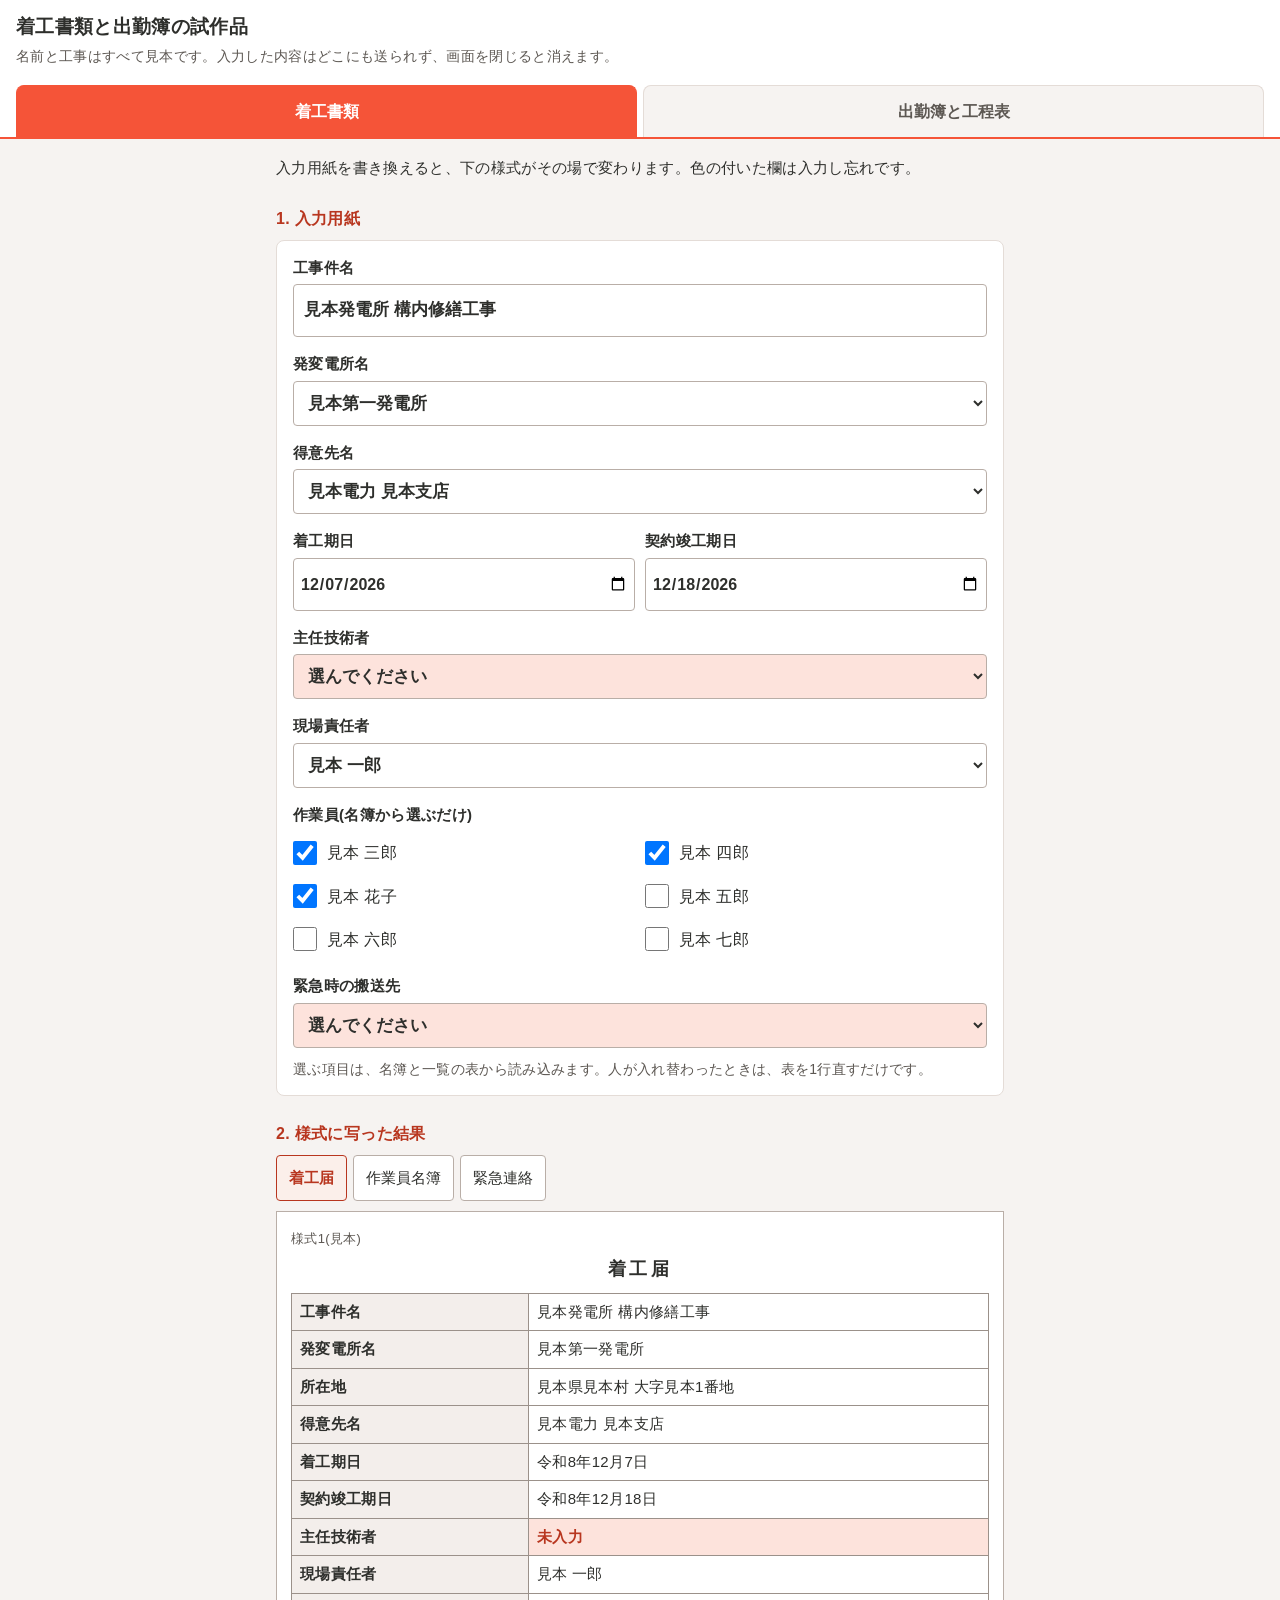
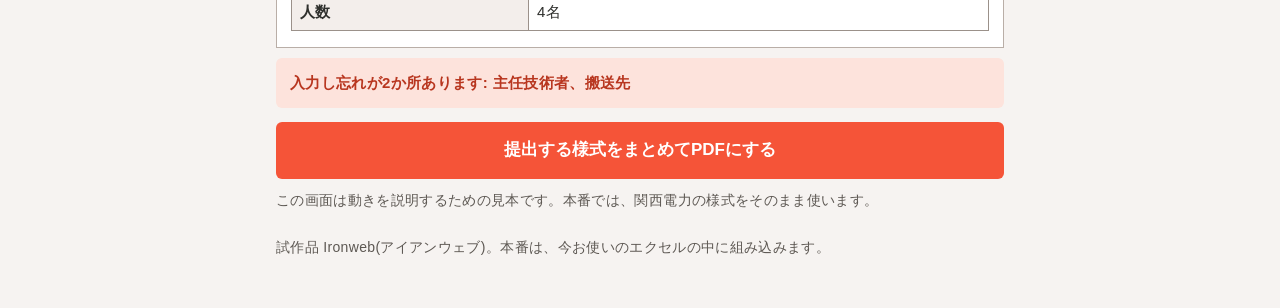
<file: demo-kensetsu-1f7031ac/index.html>
<!doctype html>
<html lang="ja">
<head>
<meta charset="utf-8">
<meta name="viewport" content="width=device-width, initial-scale=1">
<meta name="robots" content="noindex, nofollow">
<title>着工書類と出勤簿の試作品(見本)</title>
<link rel="preconnect" href="https://fonts.googleapis.com"><link rel="preconnect" href="https://fonts.gstatic.com" crossorigin>
<link href="https://fonts.googleapis.com/css2?family=Zen+Kaku+Gothic+Antique:wght@400;700&display=swap" rel="stylesheet">
<style>
:root{--accent:#f55438;--head:#b8361f;--ink:#2e2f2c;--sub:#5d5853;--pale:#fbefea;--line:#e4dcd7;--bg:#f6f3f1;--miss:#fde3dc}
*{box-sizing:border-box}
html,body{margin:0}
body{font-family:'Zen Kaku Gothic Antique',sans-serif;color:var(--ink);background:var(--bg);font-size:17px;line-height:1.7;letter-spacing:.02em;text-autospace:normal}
.top{background:#fff;padding:14px 16px 10px}
.top h1{margin:0;font-size:19px;line-height:1.4}
.top p{margin:4px 0 0;font-size:14px;color:var(--sub);line-height:1.6}
.tabs{display:flex;gap:6px;background:#fff;padding:8px 16px 0;border-bottom:2px solid var(--accent);position:sticky;top:0;z-index:5}
.tabs button{flex:1;font:inherit;font-size:16px;font-weight:700;padding:12px 4px;border:1px solid var(--line);border-bottom:none;border-radius:8px 8px 0 0;background:var(--bg);color:var(--sub);cursor:pointer}
.tabs button[aria-selected=true]{background:var(--accent);border-color:var(--accent);color:#fff}
main{max-width:760px;margin:0 auto;padding:16px}
.panel{display:none}.panel.on{display:block}
.guide{font-size:15px;margin:0 0 4px}
.step{font-size:16px;font-weight:700;color:var(--head);margin:24px 0 8px}
.card{background:#fff;border:1px solid var(--line);border-radius:8px;padding:14px 16px}
label{display:block;font-size:15px;font-weight:700;margin-top:14px}
.card>label:first-child,.card>.row2:first-child label{margin-top:0}
input,select{width:100%;font:inherit;font-size:17px;padding:11px 10px;border:1px solid #b9aea7;border-radius:4px;background:#fff;margin-top:4px;color:var(--ink)}
.row2{display:grid;grid-template-columns:minmax(0,1fr) minmax(0,1fr);gap:10px}
.row2 input,.row2 select{min-width:0;font-size:16px;padding:11px 6px}
.checks{display:grid;grid-template-columns:1fr 1fr;gap:4px 10px;margin-top:6px}
.checks label{font-weight:400;margin:0;display:flex;align-items:center;gap:10px;font-size:16px;padding:6px 0}
.checks input{width:24px;height:24px;margin:0;flex:none}
.missing{background:var(--miss)}
.hint{font-size:14px;color:var(--sub);margin:10px 0 0}
.formtabs{display:flex;flex-wrap:wrap;gap:6px}
.formtabs button{font:inherit;font-size:15px;padding:9px 12px;border:1px solid #b9aea7;border-radius:4px;background:#fff;cursor:pointer;color:var(--ink)}
.formtabs button[aria-pressed=true]{border-color:var(--head);color:var(--head);font-weight:700;background:var(--pale)}
.paper{background:#fff;border:1px solid #b9aea7;margin-top:10px;padding:16px 14px}
.paper h3{margin:0 0 8px;text-align:center;font-size:18px;letter-spacing:.2em}
.paper .meta{font-size:13px;color:var(--sub);margin:0 0 4px}
.paper table{border-collapse:collapse;width:100%;font-size:15px;line-height:1.5}
.paper th,.paper td{border:1px solid #9b918a;padding:7px 8px;text-align:left;vertical-align:top}
.paper th{background:#f3eeeb;font-weight:700;white-space:nowrap}
.paper .kv th{width:34%}
.paper td.miss{background:var(--miss);color:var(--head);font-weight:700}
.status{margin-top:10px;padding:12px 14px;border-radius:6px;font-size:15px;font-weight:700}
.status.ng{background:var(--miss);color:var(--head)}
.status.ok{background:#e6f1e8;color:#2f6b3a}
.btn{display:block;width:100%;font:inherit;font-weight:700;font-size:17px;padding:14px;border:none;border-radius:6px;background:var(--accent);color:#fff;cursor:pointer;margin-top:14px}
.msg{font-size:15px;margin:10px 0 0;padding:0}
.msg.show{padding:12px 14px;border-radius:6px;background:#e6f1e8;color:#2f6b3a;font-weight:700}
.msg.show.warn{background:var(--miss);color:var(--head)}
.log{width:100%;border-collapse:collapse;font-size:14px;margin-top:10px;background:#fff}
.log th,.log td{border-bottom:1px solid var(--line);padding:8px 4px;text-align:left;white-space:nowrap}
.log td:nth-child(3){white-space:normal}
.log th{font-size:13px;color:var(--sub)}
.log small{font-size:13px;color:var(--sub)}
.log td:last-child{text-align:right}
.log button{font:inherit;font-size:14px;padding:6px 10px;border:1px solid #b9aea7;background:#fff;border-radius:4px;cursor:pointer;color:var(--ink)}
.gantt{overflow-x:auto;margin-top:8px;background:#fff;border:1px solid var(--line)}
.gantt table{border-collapse:separate;border-spacing:0;font-size:14px;min-width:640px;width:100%}
.gantt th,.gantt td{border-right:1px solid var(--line);border-bottom:1px solid var(--line);padding:4px 2px;text-align:center;height:34px;min-width:40px;background:#fff}
.gantt .item{text-align:left;padding-left:8px;white-space:nowrap;min-width:118px;background:#faf8f7;position:sticky;left:0;z-index:2}
.gantt .sun{color:#c0392b;background:#faf3f1}
.gantt .today{background:#fff6d6}
.bar{position:relative}
.bar i{position:absolute;left:0;right:0;height:5px}
.bar i.p{top:9px;background:#2e2f2c}
.bar i.a{top:20px;background:var(--accent)}
.gantt tr.count td{font-weight:700;background:var(--pale)}
.gantt tr.count td.item{background:var(--pale);color:var(--head)}
.gantt tr.count.sub td{font-weight:400}
.gantt tr.count td.flash{animation:fl 2.4s}
@keyframes fl{0%,60%{background:#ffb9a6}100%{background:var(--pale)}}
.legend{font-size:14px;color:var(--sub);margin-top:6px}
.legend b{display:inline-block;width:20px;height:5px;vertical-align:4px;margin:0 4px 0 10px}
.legend b:first-child{margin-left:0}
.sum{width:100%;border-collapse:collapse;font-size:15px;margin-top:8px;background:#fff}
.sum th,.sum td{border-bottom:1px solid var(--line);padding:9px 6px;text-align:left}
.sum th{font-size:13px;color:var(--sub)}
.sum td:nth-child(n+2),.sum th:nth-child(n+2){text-align:right;white-space:nowrap}
.delay{margin-top:8px;font-size:15px}
.delay span{display:inline-block;background:var(--miss);color:var(--head);font-weight:700;padding:3px 10px;border-radius:4px;margin:2px 4px 2px 0}
.delay small{color:var(--sub);font-size:13px}
footer{max-width:760px;margin:0 auto;padding:8px 16px 48px;font-size:14px;color:var(--sub)}
</style>
</head>
<body>
<div class="top">
  <h1>着工書類と出勤簿の試作品</h1>
  <p>名前と工事はすべて見本です。入力した内容はどこにも送られず、画面を閉じると消えます。</p>
</div>
<div class="tabs" role="tablist">
  <button role="tab" aria-selected="true" data-tab="p1">着工書類</button>
  <button role="tab" aria-selected="false" data-tab="p2">出勤簿と工程表</button>
</div>

<main>
<section class="panel on" id="p1">
  <p class="guide">入力用紙を書き換えると、下の様式がその場で変わります。色の付いた欄は入力し忘れです。</p>
  <p class="step">1. 入力用紙</p>
  <div class="card" id="f1">
    <label>工事件名<input id="kname" value="見本発電所 構内修繕工事"></label>
    <label>発変電所名<select id="kplant"></select></label>
    <label>得意先名<select id="kclient"><option value="">選んでください</option><option selected>見本電力 見本支店</option><option>見本電力 見本営業所</option></select></label>
    <div class="row2">
      <label>着工期日<input id="kstart" type="date" value="2026-12-07"></label>
      <label>契約竣工期日<input id="kend" type="date" value="2026-12-18"></label>
    </div>
    <label>主任技術者<select id="kshu"></select></label>
    <label>現場責任者<select id="kseki"></select></label>
    <label>作業員(名簿から選ぶだけ)</label>
    <div class="checks" id="kworkers"></div>
    <label>緊急時の搬送先<select id="khosp"><option value="">選んでください</option><option>見本病院(車で20分)</option><option>見本診療所(車で8分)</option></select></label>
    <p class="hint">選ぶ項目は、名簿と一覧の表から読み込みます。人が入れ替わったときは、表を1行直すだけです。</p>
  </div>

  <p class="step">2. 様式に写った結果</p>
  <div class="formtabs" id="ftabs">
    <button data-f="todoke" aria-pressed="true">着工届</button>
    <button data-f="meibo" aria-pressed="false">作業員名簿</button>
    <button data-f="renraku" aria-pressed="false">緊急連絡</button>
  </div>
  <div class="paper" id="paper"></div>
  <div id="status" class="status"></div>
  <button class="btn" id="pdf">提出する様式をまとめてPDFにする</button>
  <p class="msg" id="pdfmsg"></p>
  <p class="hint">この画面は動きを説明するための見本です。本番では、関西電力の様式をそのまま使います。</p>
</section>

<section class="panel" id="p2">
  <p class="guide">出勤簿に1行足すと、下の工程表の人数と、工事ごとの時間が変わります。</p>
  <p class="step">1. 出勤簿に記録する</p>
  <div class="card">
    <div class="row2">
      <label>日付<select id="adate"></select></label>
      <label>氏名<select id="aname"></select></label>
    </div>
    <label>工事<select id="aproj"></select></label>
    <div class="row2">
      <label>その日の役割<select id="arole"><option>作業員</option><option>安全専従者</option><option>作業安全監視員</option><option>交通誘導員</option></select></label>
      <label>時間<select id="ahours"><option value="8">8時間</option><option value="4">4時間</option><option value="6">6時間</option></select></label>
    </div>
    <button class="btn" id="add">出勤簿に記録する</button>
    <p class="msg" id="addmsg"></p>
  </div>
  <table class="log"><thead><tr><th>日付</th><th>氏名</th><th>工事</th><th>時間</th><th></th></tr></thead><tbody id="logbody"></tbody></table>

  <p class="step" id="gstep">2. 工程表(人数は出勤簿から自動で入ります)</p>
  <label style="margin-top:0">見る工事<select id="gproj"></select></label>
  <div class="gantt" id="gwrap"><table id="gantt"></table></div>
  <p class="legend"><b style="background:#2e2f2c"></b>予定<b style="background:#f55438"></b>実績</p>
  <div class="delay" id="delay"></div>

  <p class="step">3. 工事ごとの集計</p>
  <table class="sum"><thead><tr><th>工事</th><th>延べ人数</th><th>延べ時間</th></tr></thead><tbody id="sumbody"></tbody></table>
  <p class="hint">本番では、この時間に単価を掛けて工事ごとの人件費を出します。月ごと・人ごとの時間は、給与の集計に使います。</p>
</section>
</main>
<footer>試作品 Ironweb(アイアンウェブ)。本番は、今お使いのエクセルの中に組み込みます。</footer>

<script>
const staff=[
 {n:'見本 一郎',q:'1級電気工事施工管理技士',age:52},
 {n:'見本 二郎',q:'1級土木施工管理技士',age:47},
 {n:'見本 三郎',q:'玉掛け技能講習',age:38},
 {n:'見本 四郎',q:'高所作業車運転技能講習',age:29},
 {n:'見本 花子',q:'第二種電気工事士',age:26},
 {n:'見本 五郎',q:'足場の組立て等作業主任者',age:61},
 {n:'見本 六郎',q:'交通誘導警備業務2級',age:44},
 {n:'見本 七郎',q:'小型移動式クレーン運転技能講習',age:33}
];
const plants={'見本第一発電所':'見本県見本村 大字見本1番地','見本第二発電所':'見本県見本村 大字見本2番地','見本変電所':'見本県見本市 見本町3番地'};
const $=id=>document.getElementById(id);
const esc=s=>String(s).replace(/[&<>"]/g,c=>({'&':'&amp;','<':'&lt;','>':'&gt;','"':'&quot;'}[c]));
function opts(sel,list,first,val){sel.innerHTML=(first?'<option value="">'+first+'</option>':'')+list.map(v=>'<option'+(v===val?' selected':'')+'>'+esc(v)+'</option>').join('')}
opts($('kplant'),Object.keys(plants),'選んでください','見本第一発電所');
opts($('kshu'),staff.map(s=>s.n),'選んでください','');
opts($('kseki'),staff.map(s=>s.n),'選んでください','見本 一郎');
$('kworkers').innerHTML=staff.slice(2).map((s,i)=>'<label><input type="checkbox" value="'+esc(s.n)+'"'+(i<3?' checked':'')+'>'+esc(s.n)+'</label>').join('');

document.querySelectorAll('.tabs button').forEach(b=>b.onclick=()=>{
 document.querySelectorAll('.tabs button').forEach(x=>x.setAttribute('aria-selected',x===b));
 document.querySelectorAll('.panel').forEach(p=>p.classList.toggle('on',p.id===b.dataset.tab));
 window.scrollTo(0,0);
});
let curF='todoke';
document.querySelectorAll('#ftabs button').forEach(b=>b.onclick=()=>{curF=b.dataset.f;document.querySelectorAll('#ftabs button').forEach(x=>x.setAttribute('aria-pressed',x===b));render1()});

function jd(v){if(!v)return'';const d=new Date(v+'T00:00');if(isNaN(d))return'';return'令和'+(d.getFullYear()-2018)+'年'+(d.getMonth()+1)+'月'+d.getDate()+'日'}
function cell(v){return v?'<td>'+esc(v)+'</td>':'<td class="miss">未入力</td>'}
function setMsg(el,text,warn){el.textContent=text;el.className='msg'+(text?' show':'')+(warn?' warn':'')}
function roster(v,ws){
 const list=[];
 const add=(n,role)=>{if(!n)return;const f=list.find(r=>r.n===n);if(f){if(role&&!f.roles.includes(role))f.roles.push(role)}else list.push({n,roles:role?[role]:[]})};
 add(v.seki,'現場責任者');add(v.shu,'主任技術者');ws.forEach(n=>add(n,''));
 return list.map(r=>({n:r.n,role:r.roles.length?r.roles.join('・'):'作業員'}));
}
function render1(){
 const v={name:$('kname').value.trim(),plant:$('kplant').value,client:$('kclient').value,start:$('kstart').value,end:$('kend').value,shu:$('kshu').value,seki:$('kseki').value,hosp:$('khosp').value};
 const ws=[...document.querySelectorAll('#kworkers input:checked')].map(i=>i.value);
 ['kname','kplant','kclient','kstart','kend','kshu','kseki','khosp'].forEach(id=>$(id).classList.toggle('missing',!$(id).value.trim()));
 const find=n=>staff.find(s=>s.n===n)||{};
 const rs=roster(v,ws);
 let h='';
 if(curF==='todoke'){
  h='<p class="meta">様式1(見本)</p><h3>着工届</h3><table class="kv"><tr><th>工事件名</th>'+cell(v.name)+'</tr><tr><th>発変電所名</th>'+cell(v.plant)+'</tr><tr><th>所在地</th>'+cell(plants[v.plant]||'')+'</tr><tr><th>得意先名</th>'+cell(v.client)+'</tr><tr><th>着工期日</th>'+cell(jd(v.start))+'</tr><tr><th>契約竣工期日</th>'+cell(jd(v.end))+'</tr><tr><th>主任技術者</th>'+cell(v.shu)+'</tr><tr><th>現場責任者</th>'+cell(v.seki)+'</tr><tr><th>人数</th>'+cell(rs.length?rs.length+'名':'')+'</tr></table>';
 }else if(curF==='meibo'){
  h='<p class="meta">様式5(見本)</p><h3>現場作業員名簿</h3><table class="kv"><tr><th>工事件名</th>'+cell(v.name)+'</tr></table><table style="margin-top:8px"><tr><th>氏名</th><th>役割</th><th>資格</th><th>年齢</th></tr>'+
   (rs.length?rs.map(r=>{const s=find(r.n);return'<tr><td style="white-space:nowrap">'+esc(r.n)+'</td><td>'+esc(r.role)+'</td><td>'+esc(s.q)+'</td><td>'+s.age+'</td></tr>'}).join(''):'<tr><td class="miss" colspan="4">まだ誰も選ばれていません</td></tr>')+'</table>';
 }else{
  h='<p class="meta">様式30(見本)</p><h3>緊急連絡体制表</h3><table class="kv"><tr><th>工事件名</th>'+cell(v.name)+'</tr><tr><th>発変電所名</th>'+cell(v.plant)+'</tr><tr><th>現場責任者</th>'+cell(v.seki)+'</tr><tr><th>主任技術者</th>'+cell(v.shu)+'</tr><tr><th>搬送先</th>'+cell(v.hosp)+'</tr><tr><th>得意先への連絡</th>'+cell(v.client)+'</tr></table>';
 }
 $('paper').innerHTML=h;
 const labels=['工事件名','発変電所名','得意先名','着工期日','契約竣工期日','主任技術者','現場責任者','搬送先'];
 const vals=[v.name,v.plant,v.client,v.start,v.end,v.shu,v.seki,v.hosp];
 const miss=labels.filter((_,i)=>!vals[i]);
 if(!ws.length)miss.push('作業員');
 const st=$('status');
 const order=!!(v.start&&v.end&&v.end<v.start);
 $('kend').classList.toggle('missing',!v.end||order);
 if(miss.length){st.className='status ng';st.textContent='入力し忘れが'+miss.length+'か所あります: '+miss.join('、')}
 else if(order){st.className='status ng';st.textContent='契約竣工期日が着工期日より前になっています'}
 else{st.className='status ok';st.textContent='入力し忘れはありません。3つの様式がそろいました。'}
 setMsg($('pdfmsg'),'');
}
document.querySelectorAll('#f1 input,#f1 select').forEach(e=>{e.addEventListener('input',render1);e.addEventListener('change',render1)});
$('pdf').onclick=()=>{const ng=$('status').classList.contains('ng');setMsg($('pdfmsg'),ng?'上の赤い表示がなくなってから、まとめて出します。':'本番では、ここで様式が1つのPDFになり、工事件名のフォルダに保存されます。',ng)};
render1();

// 出勤簿と工程表
const projs=['見本発電所 構内修繕工事','見本配電線 防護管工事'];
const days=[];const base=new Date('2026-12-07T00:00');
for(let i=0;i<12;i++){const d=new Date(base);d.setDate(base.getDate()+i);days.push(d)}
const dlabel=d=>(d.getMonth()+1)+'/'+d.getDate();
const wd=['日','月','火','水','木','金','土'];
const dfull=i=>dlabel(days[i])+'('+wd[days[i].getDay()]+')';
const today=5;
const items={
 '見本発電所 構内修繕工事':[['着工前打合せ',0,0,0,0],['修繕工事',1,5,1,4],['塗装',7,9,-1,-1],['後片付け',10,10,-1,-1]],
 '見本配電線 防護管工事':[['着工前打合せ',0,0,0,0],['防護管の取付',1,4,1,4],['後片付け',7,7,-1,-1]]
};
const roles=['安全専従者','作業安全監視員','交通誘導員'];
let log=[];
[[0,0,0],[0,2,0],[0,3,0],[1,0,0],[1,2,0],[1,3,0],[1,4,0],[2,2,0],[2,3,0],[2,6,0,'交通誘導員'],[3,0,0],[3,2,0],[3,4,0],[4,2,0],[4,5,0,'安全専従者'],[5,1,0],[5,4,0],
 [1,1,1],[1,5,1],[2,1,1],[2,5,1],[3,1,1],[3,7,1],[4,1,1],[4,7,1]].forEach(s=>log.push({d:s[0],n:staff[s[1]].n,p:projs[s[2]],r:s[3]||'作業員',h:8}));
const dateIdx=[0,1,2,3,4,5,7];
$('adate').innerHTML=dateIdx.map(i=>'<option value="'+i+'"'+(i===today?' selected':'')+'>'+dfull(i)+'</option>').join('');
opts($('aname'),staff.map(s=>s.n),'',staff[2].n);
opts($('aproj'),projs,'',projs[0]);
opts($('gproj'),projs,'',projs[0]);
const cnt=(p,i,role)=>new Set(log.filter(r=>r.p===p&&r.d===i&&(!role||r.r===role)).map(r=>r.n)).size;
let lastAdd=null;
function render2(){
 $('logbody').innerHTML=log.map((r,i)=>({r,i})).sort((a,b)=>b.i-a.i).slice(0,5).map(({r,i})=>'<tr><td>'+dlabel(days[r.d])+'</td><td>'+esc(r.n)+'</td><td>'+esc(r.p)+(r.r!=='作業員'?'<br><small>'+esc(r.r)+'</small>':'')+'</td><td>'+r.h+'h</td><td><button data-i="'+i+'">消す</button></td></tr>').join('')+'<tr><td colspan="5" style="color:#5d5853;font-size:13px;white-space:normal">新しく入れた順に5件を表示しています(全'+log.length+'件)</td></tr>';
 document.querySelectorAll('#logbody button').forEach(b=>b.onclick=()=>{const r=log[+b.dataset.i];log.splice(+b.dataset.i,1);lastAdd=null;setMsg($('addmsg'),dfull(r.d)+' '+r.n+' の記録を消しました。工程表の人数も戻っています。');render2()});
 const p=$('gproj').value;const it=items[p];
 const cls=i=>(days[i].getDay()===0?' sun':'')+(i===today?' today':'');
 let h='<tr><th class="item">作業</th>'+days.map((d,i)=>'<th class="'+cls(i).trim()+'">'+dlabel(d)+'<br>'+wd[d.getDay()]+'</th>').join('')+'</tr>';
 it.forEach(([name,ps,pe,as,ae])=>{h+='<tr><td class="item">'+name+'</td>'+days.map((_,i)=>'<td class="bar'+cls(i)+'">'+(i>=ps&&i<=pe?'<i class="p"></i>':'')+(as>=0&&i>=as&&i<=ae?'<i class="a"></i>':'')+'</td>').join('')+'</tr>'});
 const row=(label,role,sub)=>'<tr class="count'+(sub?' sub':'')+'"><td class="item">'+label+'</td>'+days.map((_,i)=>{const c=cnt(p,i,role);const fl=lastAdd&&lastAdd.p===p&&lastAdd.d===i&&(!role||lastAdd.r===role);return'<td'+(fl?' class="flash"':'')+'>'+(c||'')+'</td>'}).join('')+'</tr>';
 h+=row('作業員総数','',false)+roles.map(r=>row(r,r,true)).join('');
 $('gantt').innerHTML=h;
 const fc=document.querySelector('#gantt td.flash');
 if(fc){const w=$('gwrap');w.scrollLeft=Math.max(0,fc.offsetLeft-150)}
 const late=[];
 it.forEach(([n,ps,pe,as,ae])=>{const plan=Math.max(0,Math.min(pe,today)-ps+1);const act=as<0?0:Math.max(0,Math.min(ae,today)-as+1);if(plan-act>0)late.push(n+' 予定より'+(plan-act)+'日遅れ')});
 $('delay').innerHTML=(late.length?late.map(t=>'<span>'+esc(t)+'</span>').join(''):'遅れている作業はありません')+'<br><small>黄色の列('+dfull(today)+')を今日として計算しています</small>';
 $('sumbody').innerHTML=projs.map(pp=>{const rs=log.filter(r=>r.p===pp);return'<tr><td>'+esc(pp)+'</td><td>'+rs.length+'人</td><td>'+rs.reduce((a,r)=>a+r.h,0)+'時間</td></tr>'}).join('');
}
$('add').onclick=()=>{
 const d=+$('adate').value,n=$('aname').value,p=$('aproj').value,r=$('arole').value,h=+$('ahours').value;
 if(log.some(x=>x.d===d&&x.n===n&&x.p===p)){setMsg($('addmsg'),n+' は '+dfull(d)+' のこの工事にすでに記録があります。別の方か、別の日を選んでください。',true);return}
 const before=cnt(p,d,'');
 const rec={d,n,p,r,h};log.push(rec);lastAdd=rec;$('gproj').value=p;render2();
 setMsg($('addmsg'),'記録しました。'+dfull(d)+' の作業員総数が '+before+'人から'+cnt(p,d,'')+'人になりました。下の工程表をご覧ください。');
};
$('gproj').onchange=()=>{lastAdd=null;render2()};
render2();
</script>
</body>
</html>
</file>
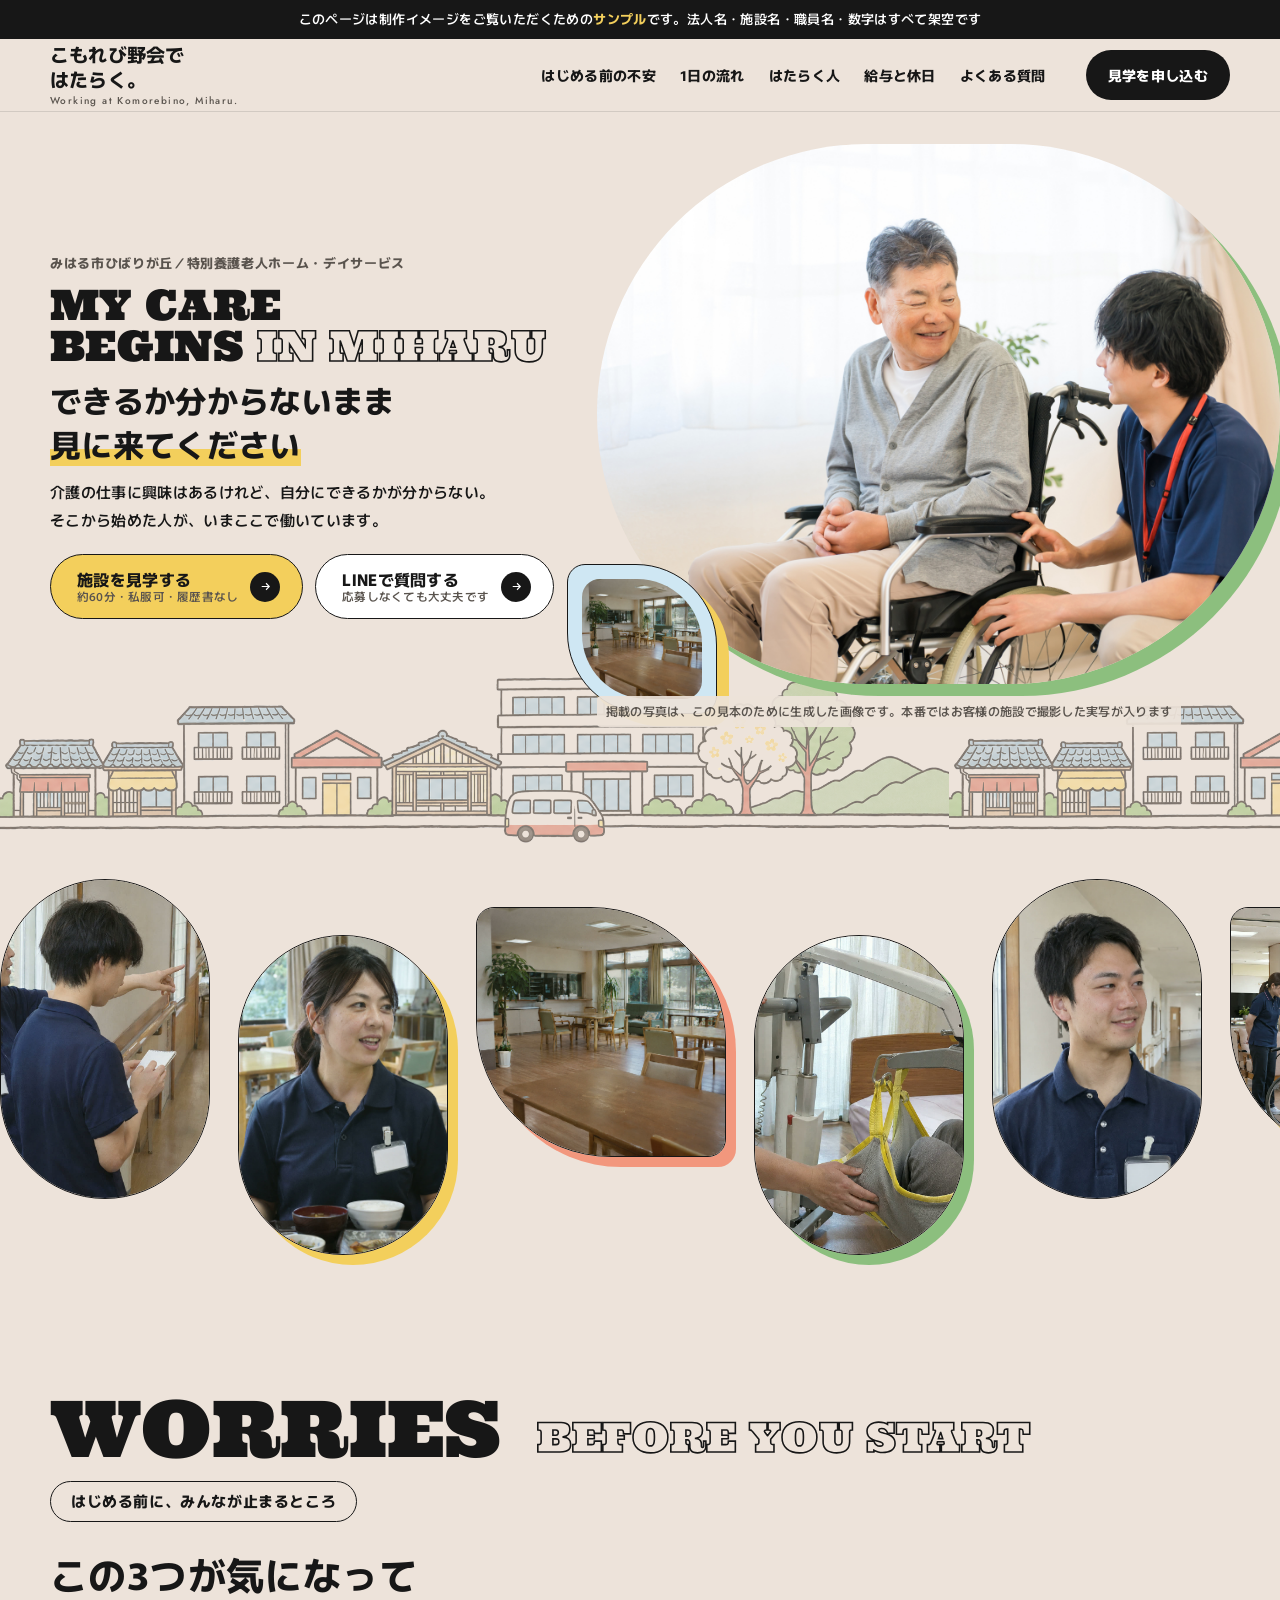
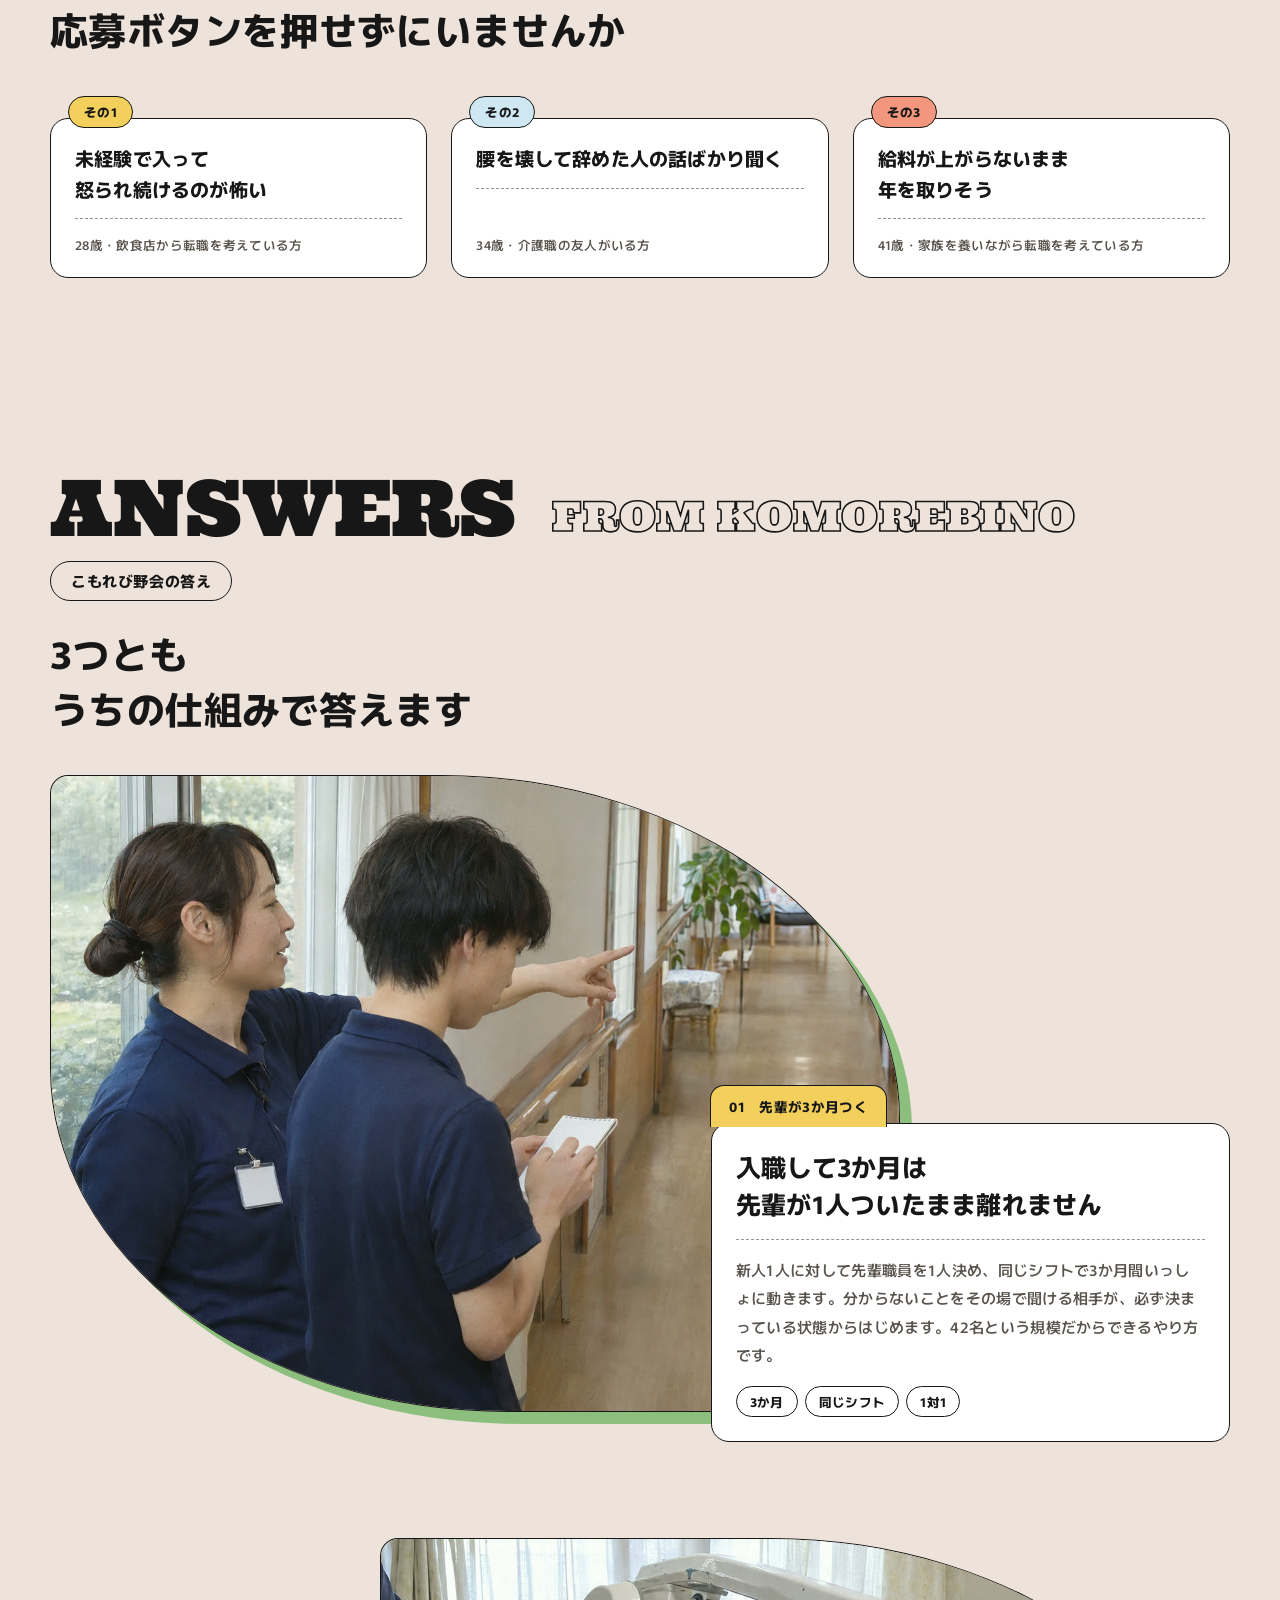
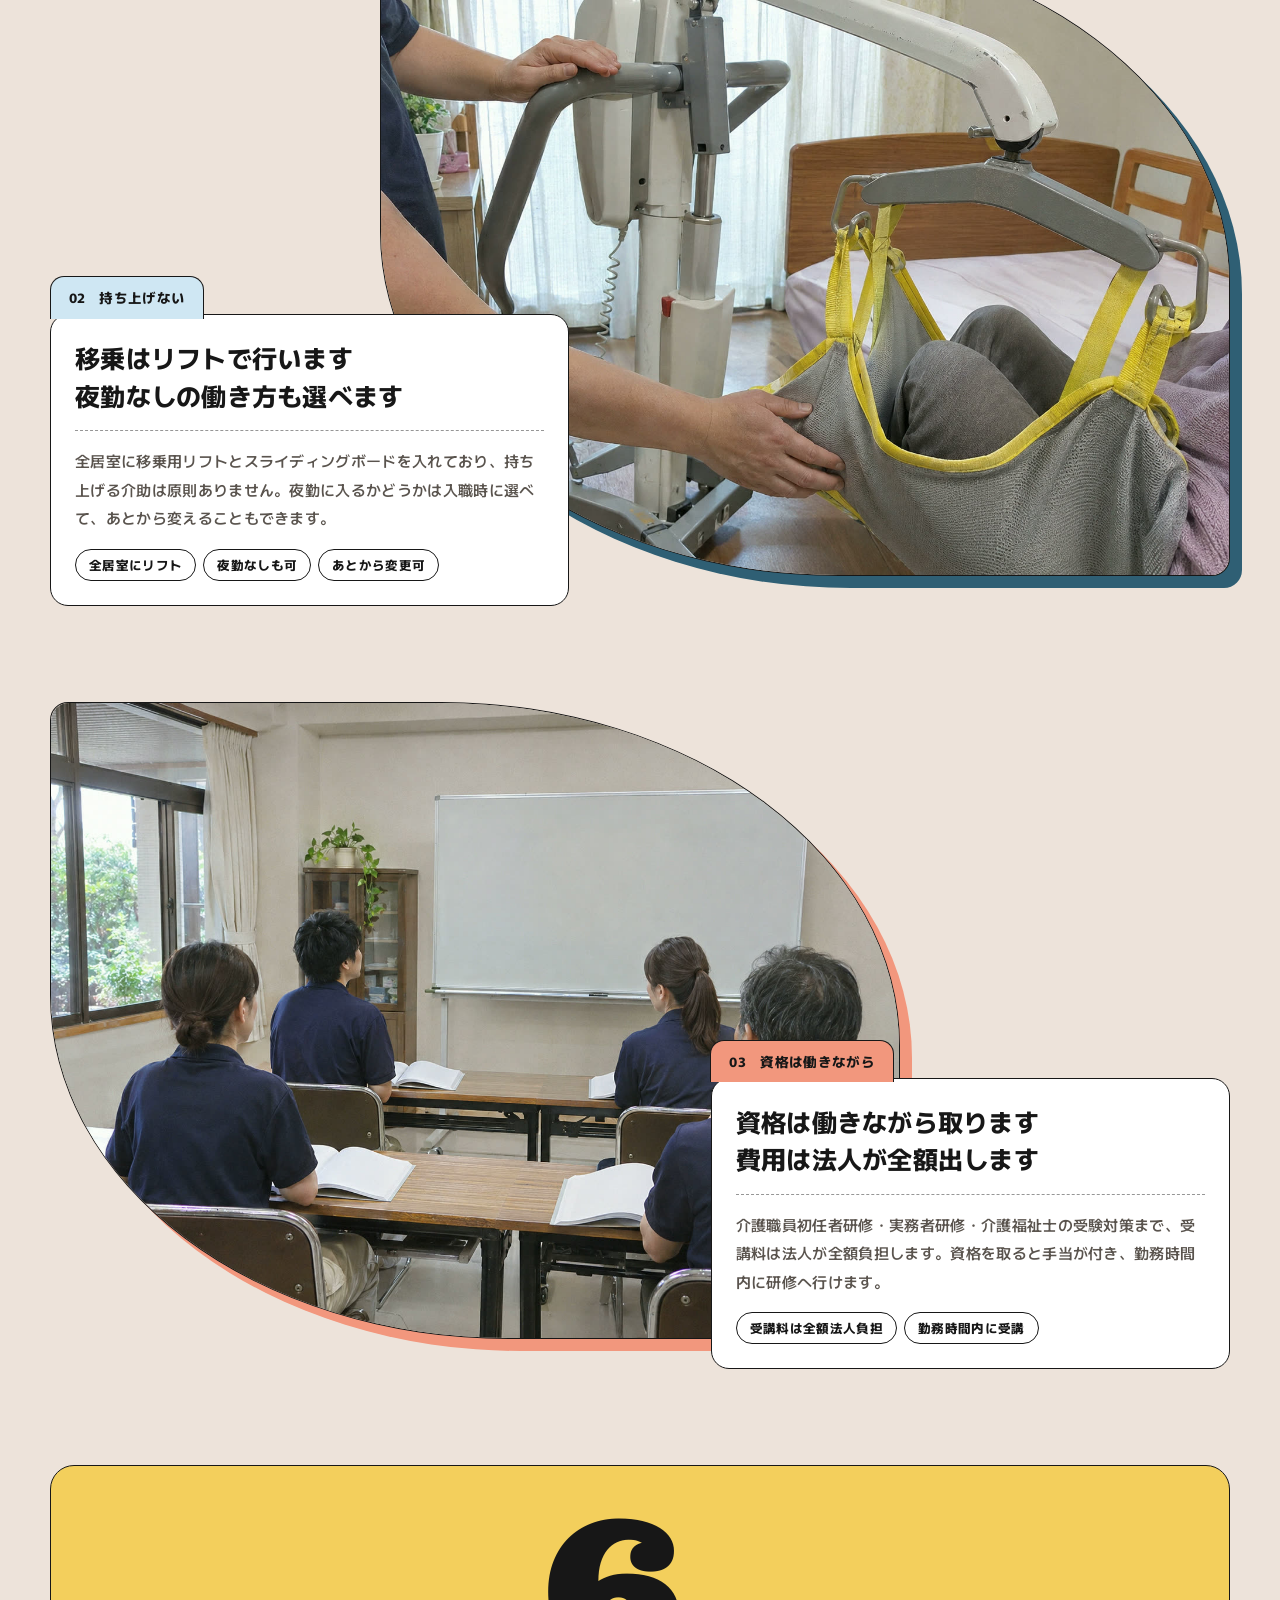
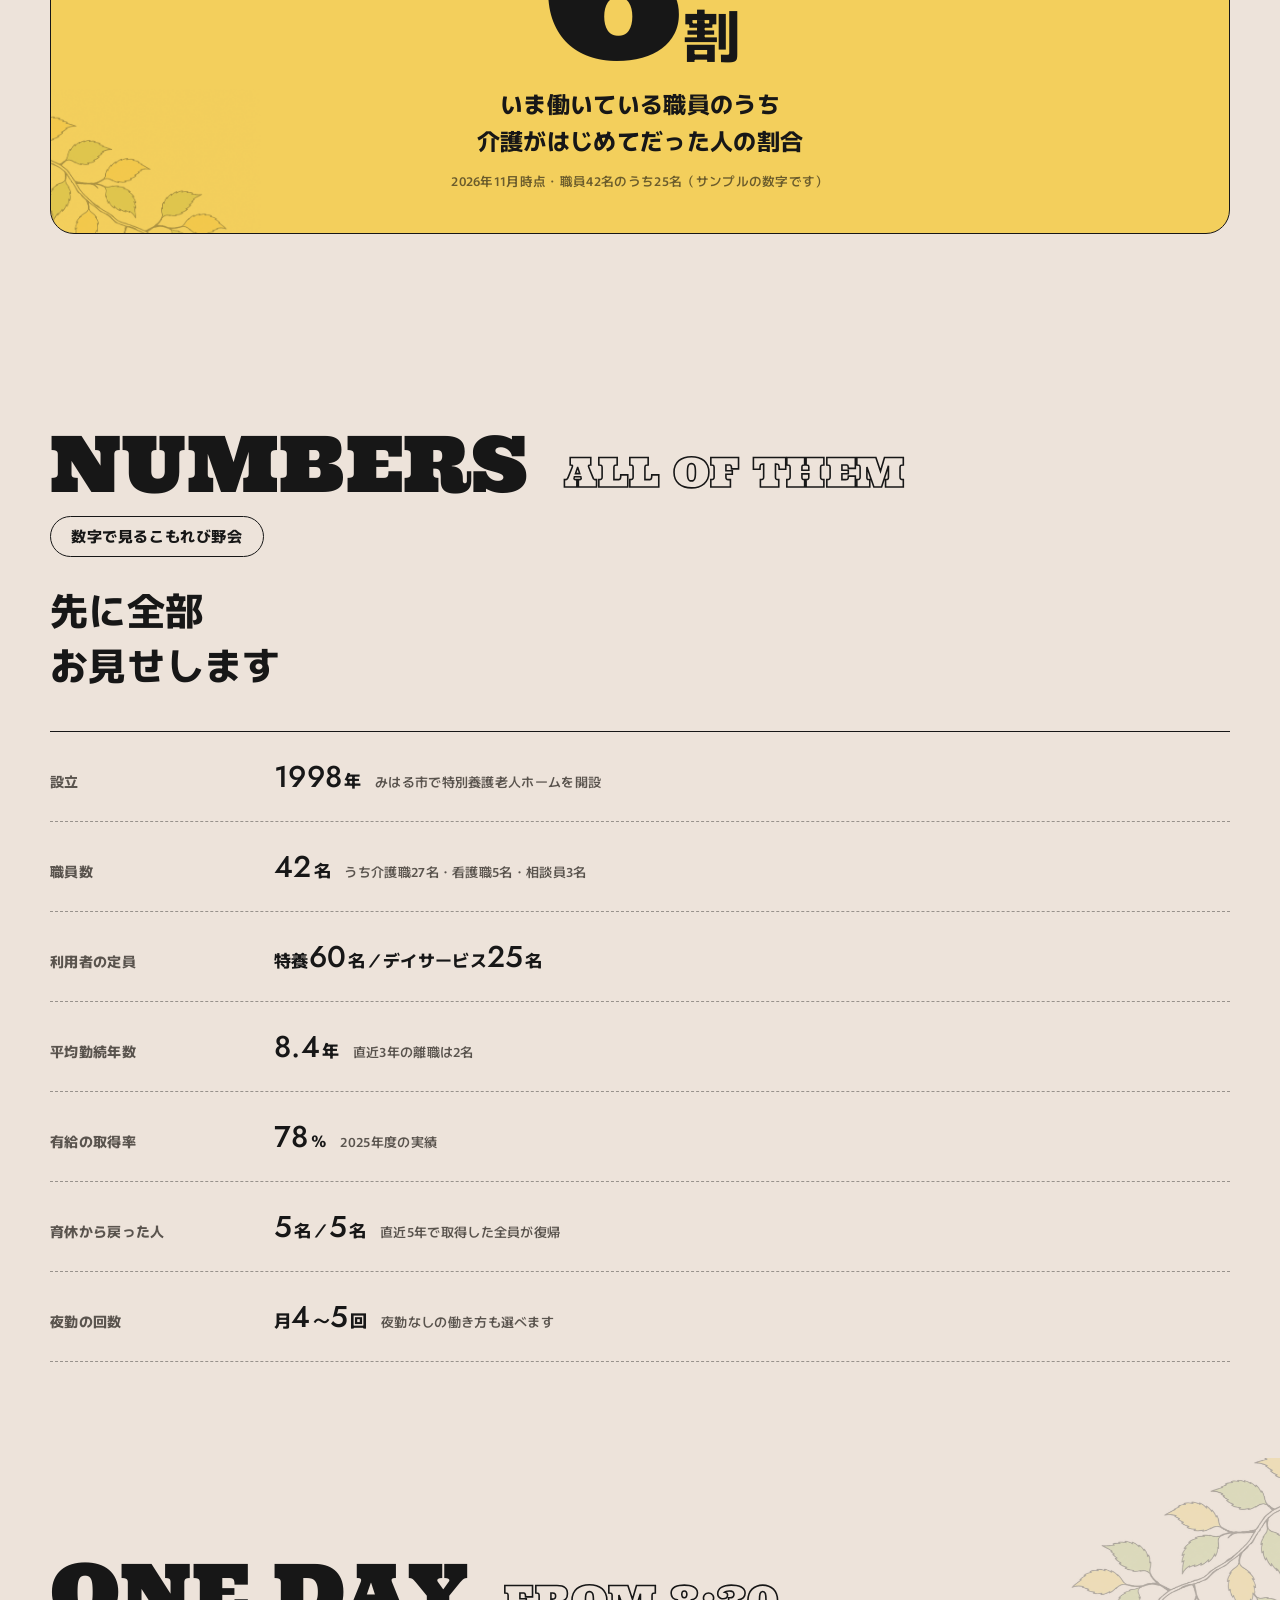
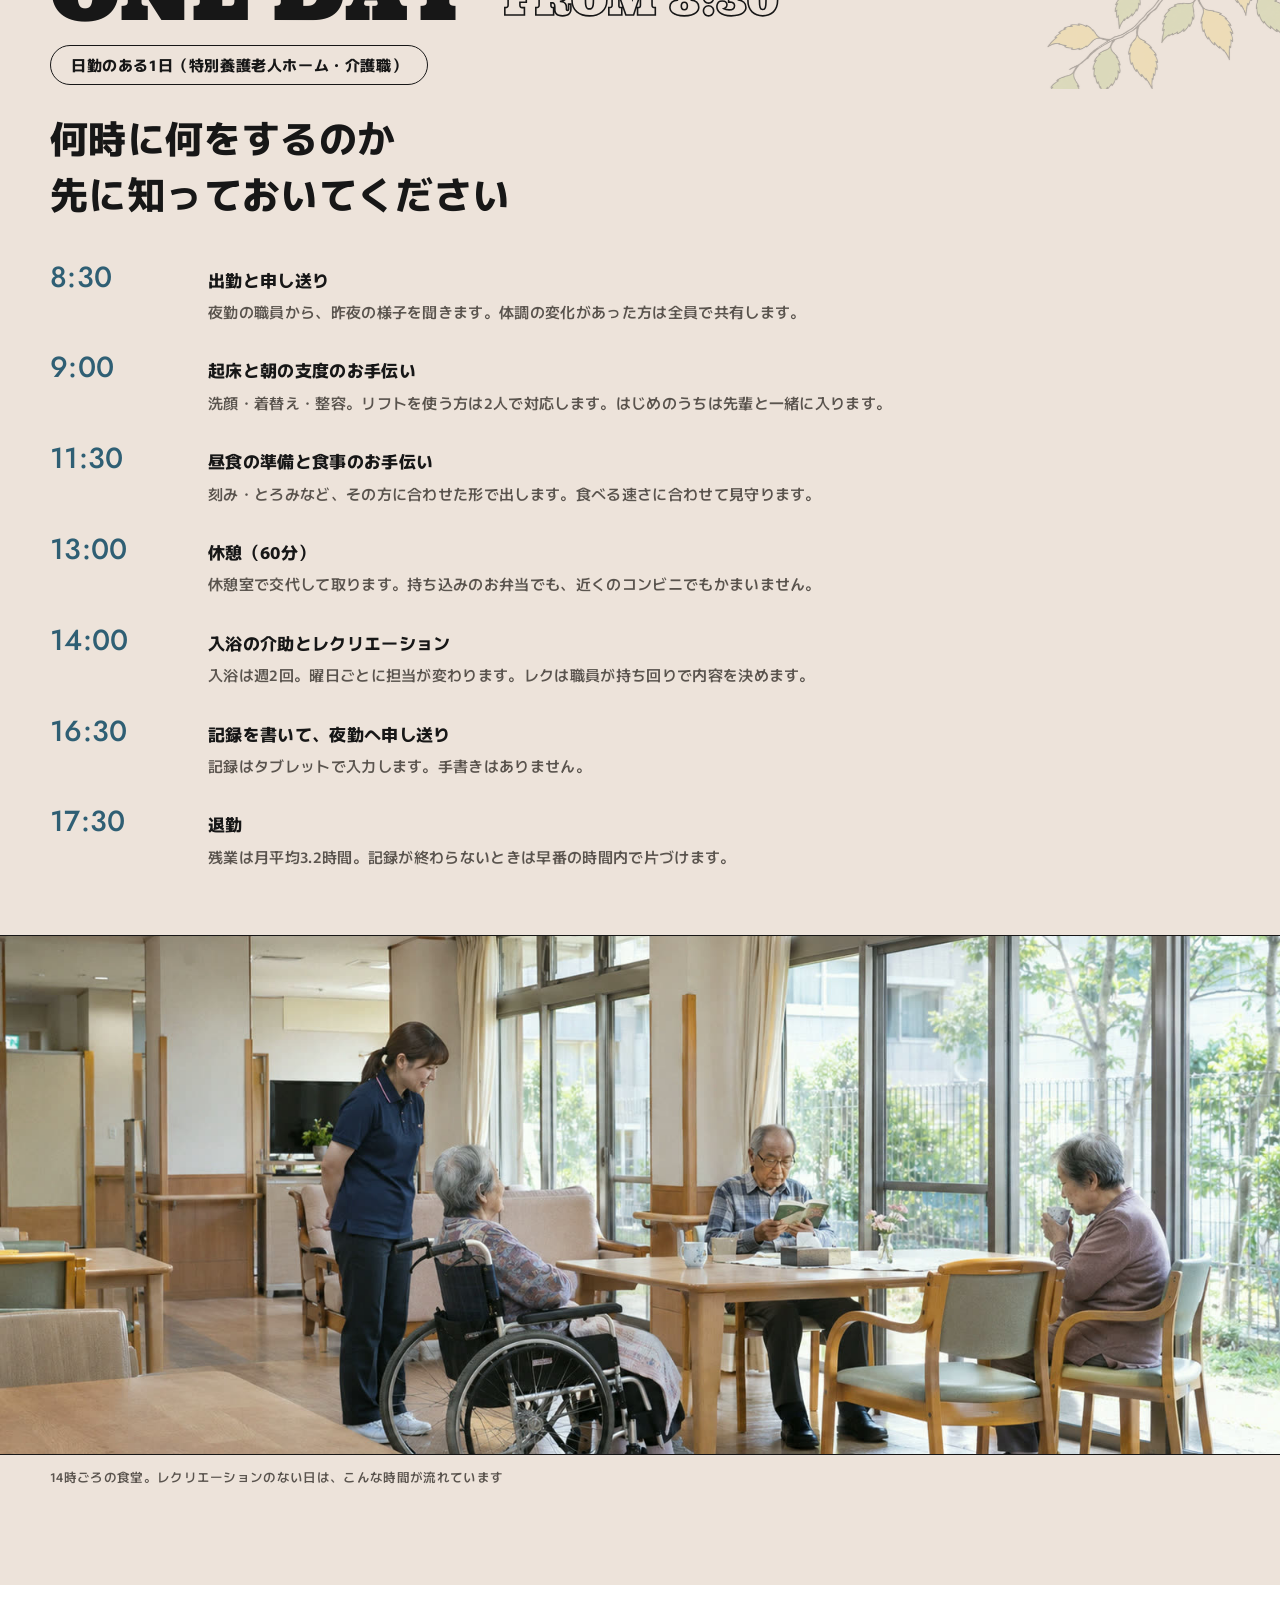
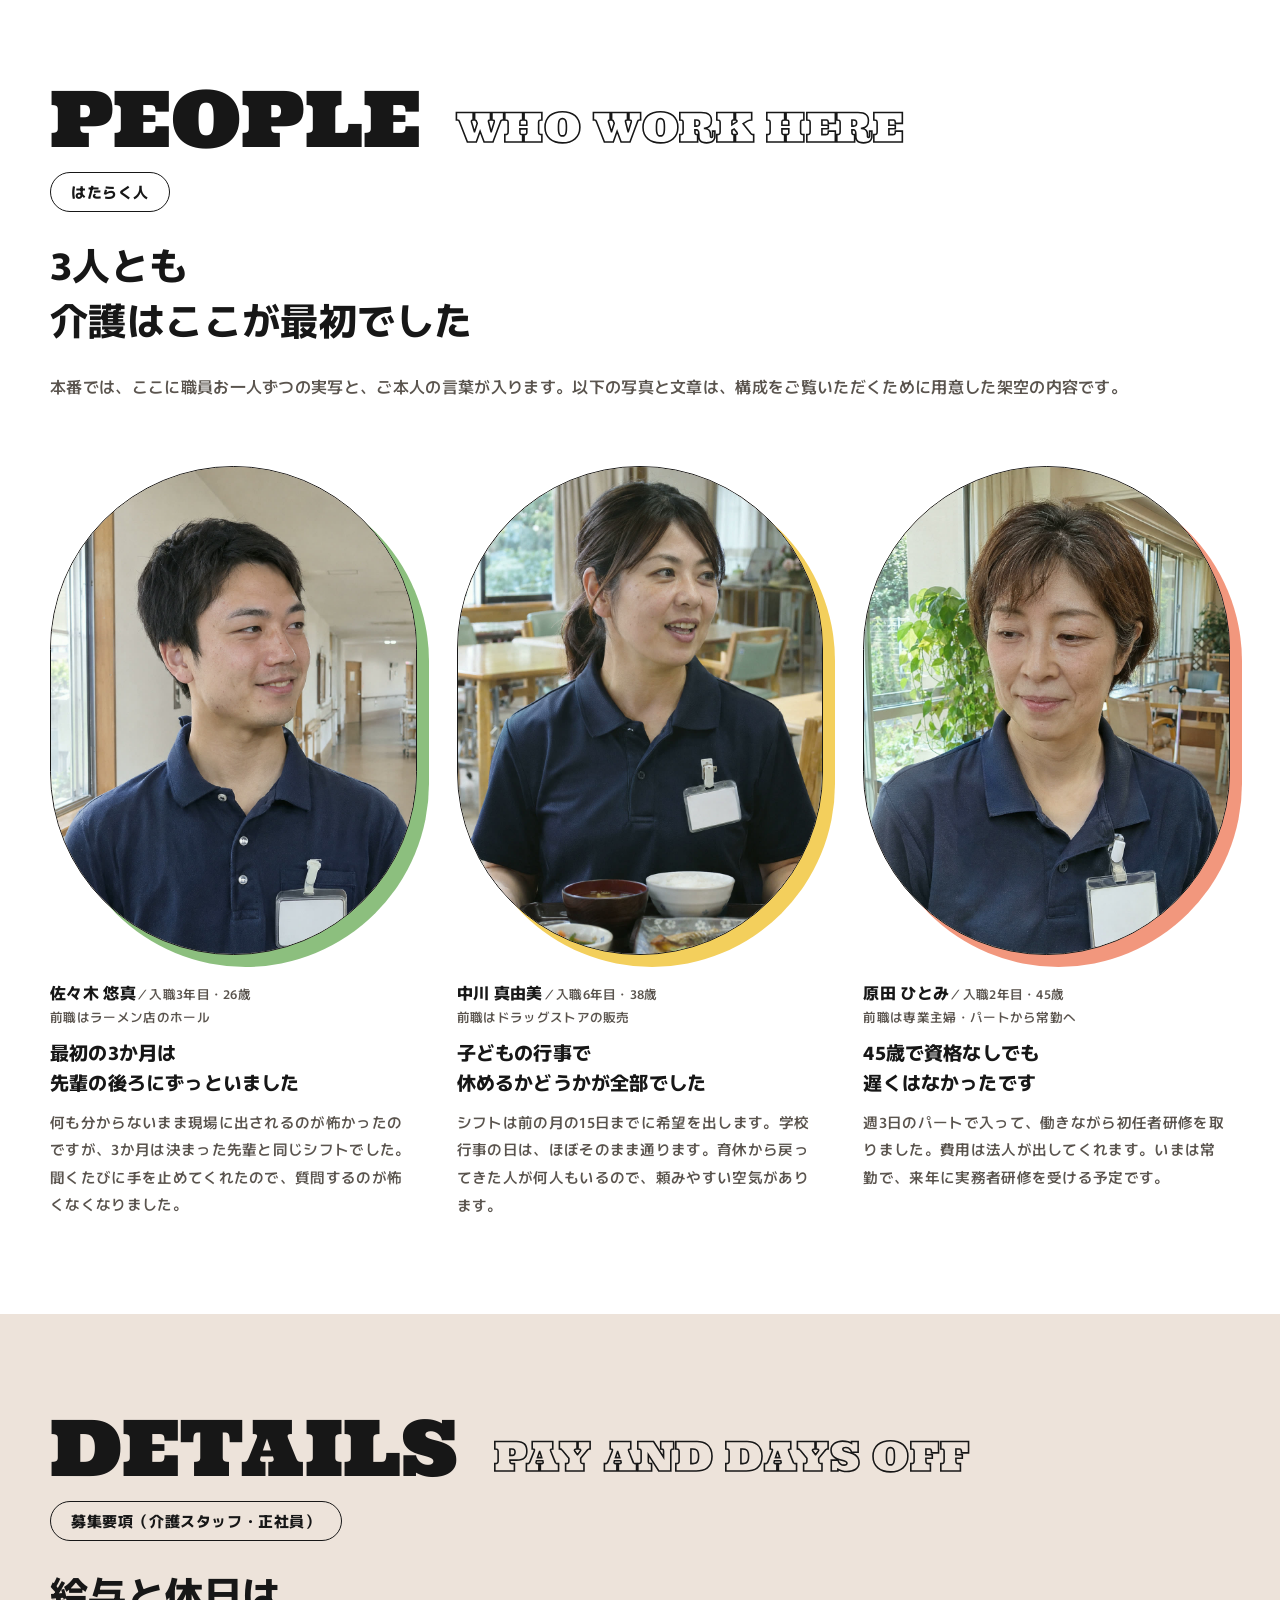
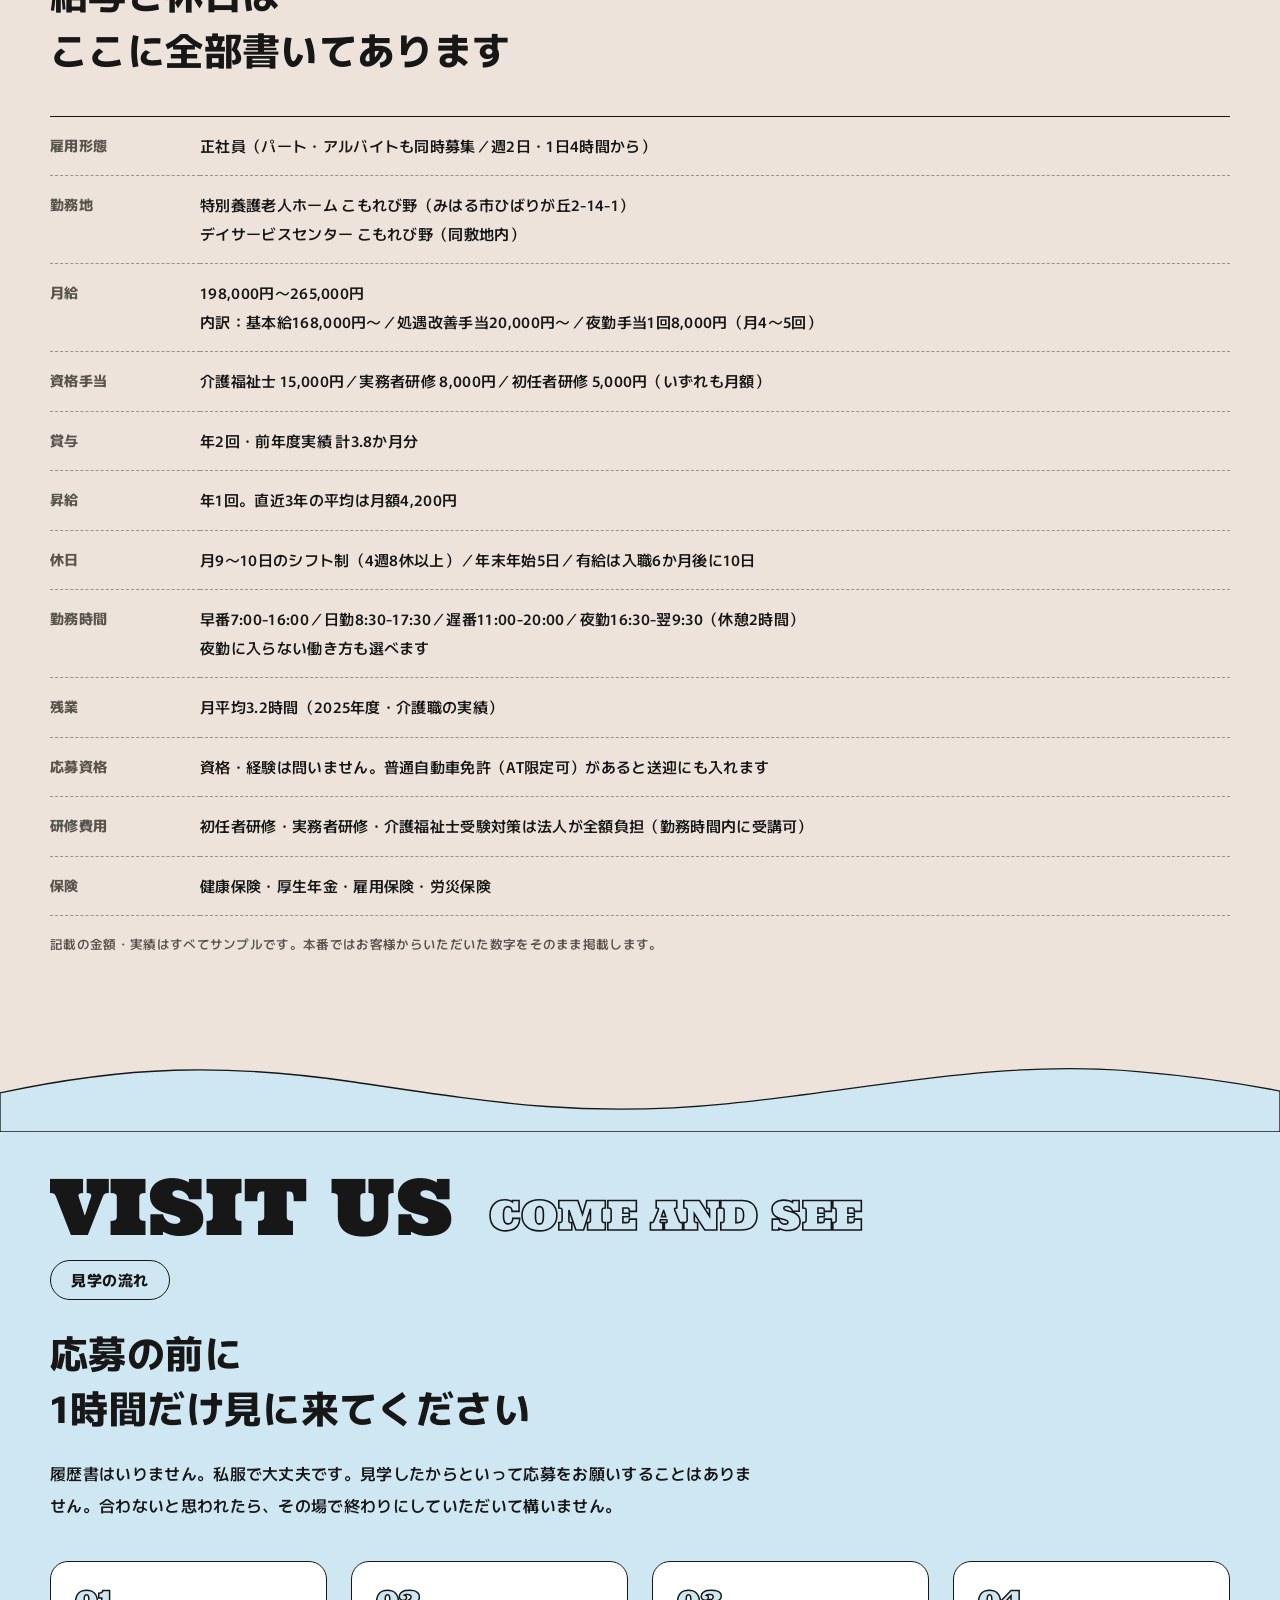
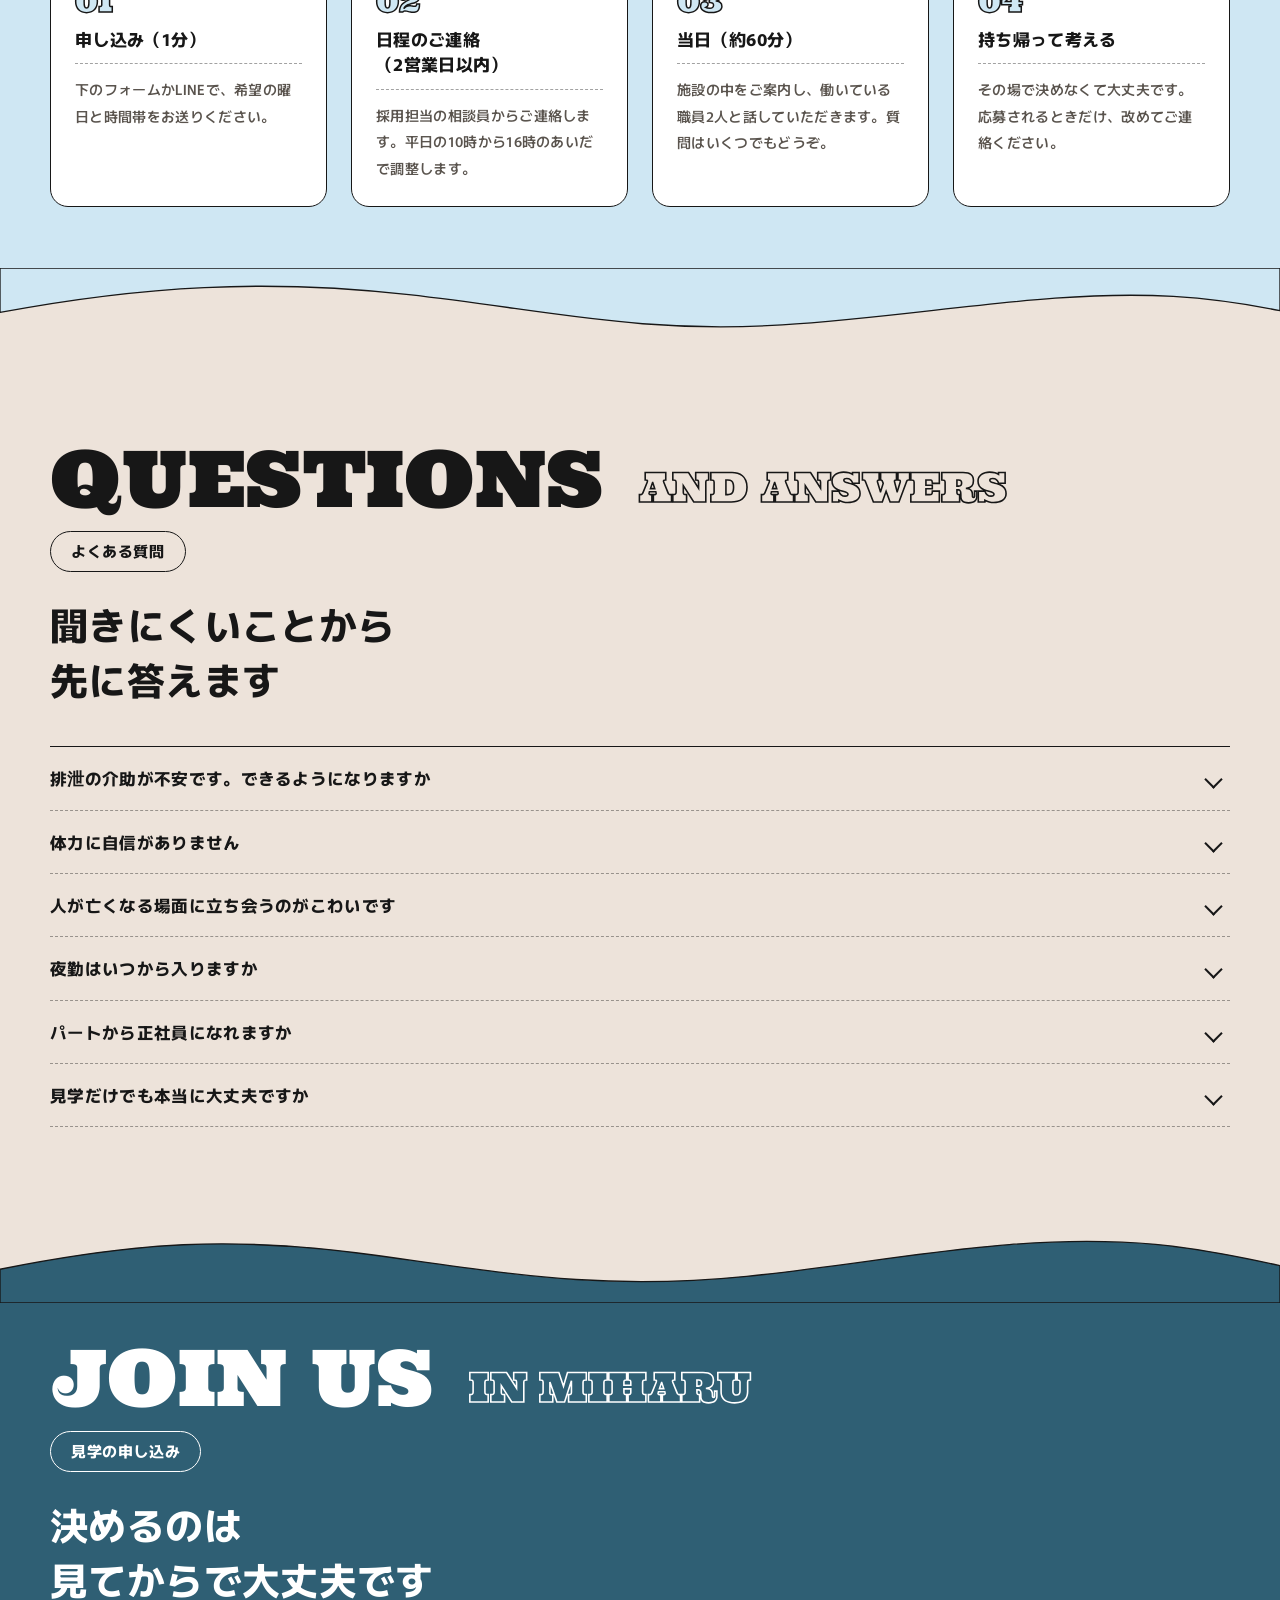
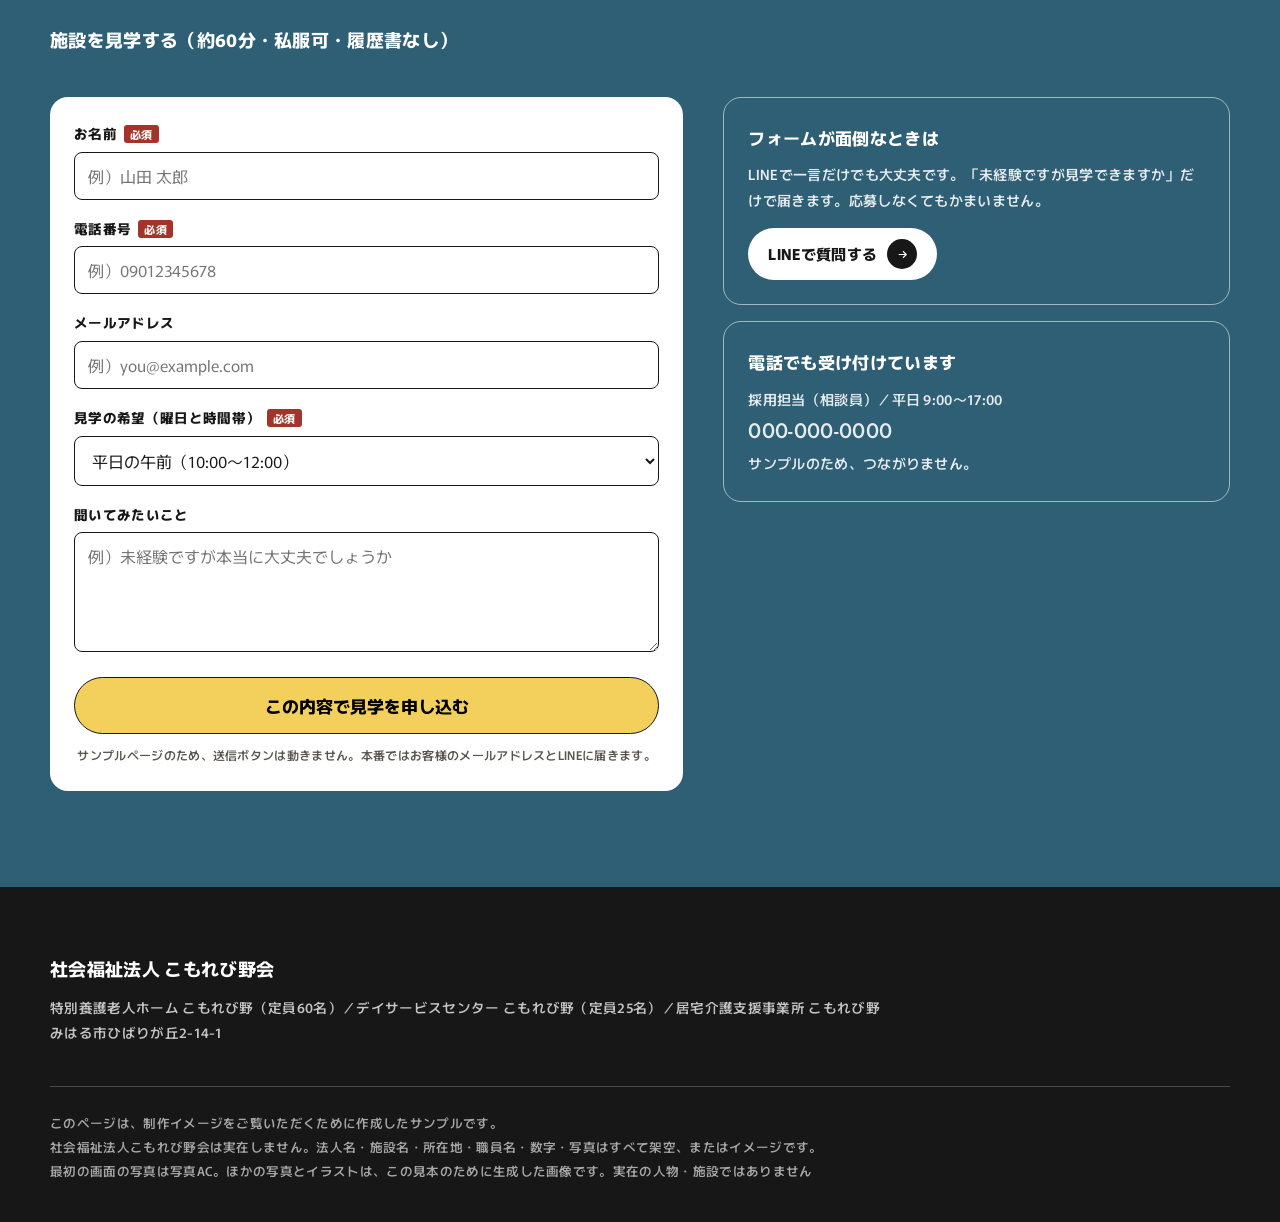
<file: komorebino-sample-08adcbb9/index.html>
<!doctype html>
<html lang="ja">
<head>
<meta charset="utf-8">
<meta name="viewport" content="width=device-width,initial-scale=1">
<meta name="robots" content="noindex,nofollow">
<title>介護スタッフ募集｜社会福祉法人 こもれび野会（サンプル）</title>
<meta name="description" content="これは制作イメージをご覧いただくためのサンプルページです。架空の法人・架空の数字で作成しています。">
<link rel="preconnect" href="https://fonts.googleapis.com">
<link rel="preconnect" href="https://fonts.gstatic.com" crossorigin>
<link href="https://fonts.googleapis.com/css2?family=Murecho:wght@400;500;700&family=Jost:wght@500&family=Ultra&display=swap" rel="stylesheet">
<link rel="stylesheet" href="css/style.css">
</head>
<body>

<div class="notice">
  このページは制作イメージをご覧いただくための<b>サンプル</b>です。<span class="notice__l">法人名・施設名・職員名・数字はすべて架空です</span><span class="notice__s">すべて架空の内容です</span>
</div>

<header class="head">
  <div class="wrap head__in">
    <a class="logo" href="#">
      <span class="logo__t">こもれび野会で<br>はたらく。</span>
      <span class="logo__s">Working at Komorebino, Miharu.</span>
    </a>
    <nav class="head__nav">
      <a href="#voice">はじめる前の不安</a>
      <a href="#day">1日の流れ</a>
      <a href="#people">はたらく人</a>
      <a href="#jouken">給与と休日</a>
      <a href="#faq">よくある質問</a>
    </nav>
    <a class="head__btn" href="#entry">見学を申し込む</a>
  </div>
</header>

<!-- ===== 最初の画面：見ない壁 ===== -->
<section class="fv">
  <div class="fv__town" aria-hidden="true">
    <div class="fv__town-track">
      <img src="img/illust/town_t.png" alt="" width="1672" height="370">
      <img src="img/illust/town_t.png" alt="" width="1672" height="370">
    </div>
  </div>
  <div class="wrap fv__in">
    <div>
      <p class="fv__eyebrow">みはる市ひばりが丘／特別養護老人ホーム・デイサービス</p>
      <p class="fv__en">MY CARE<br>BEGINS <span>IN MIHARU</span></p>
      <h1><span class="nw">できるか分からないまま</span><br><b class="nw">見に来てください</b></h1>
      <p class="fv__lead">
        介護の仕事に興味はあるけれど、自分にできるかが分からない。そこから始めた人が、いまここで働いています。
      </p>
      <div class="btns">
        <a class="btn btn--main" href="#entry">
          <span>施設を見学する<small>約60分・私服可・履歴書なし</small></span>
          <span class="btn__ar" aria-hidden="true"><svg viewBox="0 0 24 24"><path d="M5 12h14M13 6l6 6-6 6"/></svg></span>
        </a>
        <a class="btn" href="#entry">
          <span>LINEで質問する<small>応募しなくても大丈夫です</small></span>
          <span class="btn__ar" aria-hidden="true"><svg viewBox="0 0 24 24"><path d="M5 12h14M13 6l6 6-6 6"/></svg></span>
        </a>
      </div>
    </div>
    <div>
      <div class="fv__phs">
        <div class="fv__ph1 cut-pill shade shade--leaf rise">
          <img src="img/fv.jpg" alt="職員が車いすの利用者と目線を合わせて話している様子" width="1920" height="1280">
        </div>
        <div class="fv__ph2 cut-obj shade shade--sun"><img src="img/gen/c1.jpg" alt="施設の食堂兼談話室" width="1200" height="1200" loading="lazy"></div>
      </div>
      <p class="fv__cap">掲載の写真は、この見本のために生成した画像です。本番ではお客様の施設で撮影した実写が入ります</p>
    </div>
  </div>
</section>


<!-- 写真が右から左へ流れる帯（湖山の最初の画面と同じ仕組み） -->
<div class="strip" aria-hidden="true">
  <div class="strip__track">
    <div class="strip__set">
        <img class="strip__ph" src="img/gen/a1.jpg" alt="" width="400" height="600" loading="lazy">
        <img class="strip__ph" src="img/gen/b2.jpg" alt="" width="400" height="600" loading="lazy">
        <img class="strip__ph" src="img/gen/c1.jpg" alt="" width="400" height="600" loading="lazy">
        <img class="strip__ph" src="img/gen/a2.jpg" alt="" width="400" height="600" loading="lazy">
        <img class="strip__ph" src="img/gen/b1.jpg" alt="" width="400" height="600" loading="lazy">
        <img class="strip__ph" src="img/gen/d1.jpg" alt="" width="400" height="600" loading="lazy">
        <img class="strip__ph" src="img/gen/a3.jpg" alt="" width="400" height="600" loading="lazy">
        <img class="strip__ph" src="img/gen/b3.jpg" alt="" width="400" height="600" loading="lazy">
    </div>
    <div class="strip__set">
        <img class="strip__ph" src="img/gen/a1.jpg" alt="" width="400" height="600" loading="lazy">
        <img class="strip__ph" src="img/gen/b2.jpg" alt="" width="400" height="600" loading="lazy">
        <img class="strip__ph" src="img/gen/c1.jpg" alt="" width="400" height="600" loading="lazy">
        <img class="strip__ph" src="img/gen/a2.jpg" alt="" width="400" height="600" loading="lazy">
        <img class="strip__ph" src="img/gen/b1.jpg" alt="" width="400" height="600" loading="lazy">
        <img class="strip__ph" src="img/gen/d1.jpg" alt="" width="400" height="600" loading="lazy">
        <img class="strip__ph" src="img/gen/a3.jpg" alt="" width="400" height="600" loading="lazy">
        <img class="strip__ph" src="img/gen/b3.jpg" alt="" width="400" height="600" loading="lazy">
    </div>
  </div>
</div>

<!-- ===== 不安3つ：読まない壁 ===== -->
<section class="sec" id="voice">
  <div class="wrap">
    <div class="sh">
      <h2 class="sh__en">WORRIES <span class="sh__en2">BEFORE YOU START</span></h2>
      <p class="sh__ja">はじめる前に、みんなが止まるところ</p>
    </div>
    <p class="h2">この3つが気になって<br>応募ボタンを押せずにいませんか</p>
    <ul class="voice__list">
      <li class="voice__item">
        <span class="voice__lb">その1</span>
        <div class="voice__card">
          <p class="voice__q">未経験で入って<br>怒られ続けるのが怖い</p>
          <hr class="dash">
          <p class="voice__who">28歳・飲食店から転職を考えている方</p>
        </div>
      </li>
      <li class="voice__item">
        <span class="voice__lb">その2</span>
        <div class="voice__card">
          <p class="voice__q">腰を壊して辞めた人の話ばかり聞く</p>
          <hr class="dash">
          <p class="voice__who">34歳・介護職の友人がいる方</p>
        </div>
      </li>
      <li class="voice__item">
        <span class="voice__lb">その3</span>
        <div class="voice__card">
          <p class="voice__q">給料が上がらないまま<br>年を取りそう</p>
          <hr class="dash">
          <p class="voice__who">41歳・家族を養いながら転職を考えている方</p>
        </div>
      </li>
    </ul>
  </div>
</section>

<!-- ===== 答え3つ：信じない壁 ===== -->
<section class="sec">
  <div class="wrap">
    <div class="sh">
      <h2 class="sh__en">ANSWERS <span class="sh__en2">FROM KOMOREBINO</span></h2>
      <p class="sh__ja">こもれび野会の答え</p>
    </div>
    <p class="h2">3つとも<br>うちの仕組みで答えます</p>

    <div class="ans">
      <div class="ans__row">
        <div class="ans__ph cut-obj shade shade--leaf"><img src="img/gen/a1.jpg" alt="先輩職員が新人に手順を説明している様子" width="1600" height="1200" loading="lazy"></div>
        <div class="ans__card">
          <span class="ans__lb">01　先輩が3か月つく</span>
          <h3 class="ans__t">入職して3か月は<br>先輩が1人ついたまま離れません</h3>
          <hr class="dash">
          <p class="ans__b">新人1人に対して先輩職員を1人決め、同じシフトで3か月間いっしょに動きます。分からないことをその場で聞ける相手が、必ず決まっている状態からはじめます。42名という規模だからできるやり方です。</p>
          <div class="tags" style="margin-top:16px"><span class="tag">3か月</span><span class="tag">同じシフト</span><span class="tag">1対1</span></div>
        </div>
      </div>
      <div class="ans__row">
        <div class="ans__ph cut-obj shade shade--navy"><img src="img/gen/a2.jpg" alt="床走行式の移乗用リフトを使っている手元" width="1600" height="1200" loading="lazy"></div>
        <div class="ans__card">
          <span class="ans__lb">02　持ち上げない</span>
          <h3 class="ans__t">移乗はリフトで行います<br>夜勤なしの働き方も選べます</h3>
          <hr class="dash">
          <p class="ans__b">全居室に移乗用リフトとスライディングボードを入れており、持ち上げる介助は原則ありません。夜勤に入るかどうかは入職時に選べて、あとから変えることもできます。</p>
          <div class="tags" style="margin-top:16px"><span class="tag">全居室にリフト</span><span class="tag">夜勤なしも可</span><span class="tag">あとから変更可</span></div>
        </div>
      </div>
      <div class="ans__row">
        <div class="ans__ph cut-obj shade shade--peach"><img src="img/gen/a3.jpg" alt="会議室で研修を受けている職員" width="1600" height="1200" loading="lazy"></div>
        <div class="ans__card">
          <span class="ans__lb">03　資格は働きながら</span>
          <h3 class="ans__t">資格は働きながら取ります<br>費用は法人が全額出します</h3>
          <hr class="dash">
          <p class="ans__b">介護職員初任者研修・実務者研修・介護福祉士の受験対策まで、受講料は法人が全額負担します。資格を取ると手当が付き、勤務時間内に研修へ行けます。</p>
          <div class="tags" style="margin-top:16px"><span class="tag">受講料は全額法人負担</span><span class="tag">勤務時間内に受講</span></div>
        </div>
      </div>
    </div>

    <div class="big">
      <img class="big__leaf" src="img/illust/komorebi_crop.png" alt="" width="1254" height="1000" aria-hidden="true">
      <p class="big__n">6<em>割</em></p>
      <p class="big__t">いま働いている職員のうち<br>介護がはじめてだった人の割合</p>
      <p class="big__s">2026年11月時点・職員42名のうち25名（サンプルの数字です）</p>
    </div>
  </div>
</section>

<!-- ===== 数字 ===== -->
<section class="sec">
  <div class="wrap">
    <div class="sh">
      <h2 class="sh__en">NUMBERS <span class="sh__en2">ALL OF THEM</span></h2>
      <p class="sh__ja">数字で見るこもれび野会</p>
    </div>
    <p class="h2">先に全部<br>お見せします</p>
    <div class="facts">
      <div class="facts__row"><p class="facts__k">設立</p><p class="facts__v"><span class="num">1998</span>年<span class="facts__m">　みはる市で特別養護老人ホームを開設</span></p></div>
      <div class="facts__row"><p class="facts__k">職員数</p><p class="facts__v"><span class="num">42</span>名<span class="facts__m">　うち介護職27名・看護職5名・相談員3名</span></p></div>
      <div class="facts__row"><p class="facts__k">利用者の定員</p><p class="facts__v">特養<span class="num">60</span>名／デイサービス<span class="num">25</span>名</p></div>
      <div class="facts__row"><p class="facts__k">平均勤続年数</p><p class="facts__v"><span class="num">8.4</span>年<span class="facts__m">　直近3年の離職は2名</span></p></div>
      <div class="facts__row"><p class="facts__k">有給の取得率</p><p class="facts__v"><span class="num">78</span>%<span class="facts__m">　2025年度の実績</span></p></div>
      <div class="facts__row"><p class="facts__k">育休から戻った人</p><p class="facts__v"><span class="num">5</span>名／<span class="num">5</span>名<span class="facts__m">　直近5年で取得した全員が復帰</span></p></div>
      <div class="facts__row"><p class="facts__k">夜勤の回数</p><p class="facts__v">月<span class="num">4</span>〜<span class="num">5</span>回<span class="facts__m">　夜勤なしの働き方も選べます</span></p></div>
    </div>
  </div>
</section>

<!-- ===== 1日の流れ ===== -->
<section class="sec day-sec" id="day">
  <img class="day-sec__leaf" src="img/illust/komorebi_crop.png" alt="" width="1254" height="1000" aria-hidden="true">
  <div class="wrap">
    <div class="sh">
      <h2 class="sh__en">ONE DAY <span class="sh__en2">FROM 8:30</span></h2>
      <p class="sh__ja">日勤のある1日（特別養護老人ホーム・介護職）</p>
    </div>
    <p class="h2">何時に何をするのか<br>先に知っておいてください</p>
    <div class="day">
      <div class="day__item"><p class="day__t">8:30</p><div><p class="day__h">出勤と申し送り</p><p class="day__b">夜勤の職員から、昨夜の様子を聞きます。体調の変化があった方は全員で共有します。</p></div></div>
      <div class="day__item"><p class="day__t">9:00</p><div><p class="day__h">起床と朝の支度のお手伝い</p><p class="day__b">洗顔・着替え・整容。リフトを使う方は2人で対応します。はじめのうちは先輩と一緒に入ります。</p></div></div>
      <div class="day__item"><p class="day__t">11:30</p><div><p class="day__h">昼食の準備と食事のお手伝い</p><p class="day__b">刻み・とろみなど、その方に合わせた形で出します。食べる速さに合わせて見守ります。</p></div></div>
      <div class="day__item"><p class="day__t">13:00</p><div><p class="day__h">休憩（60分）</p><p class="day__b">休憩室で交代して取ります。持ち込みのお弁当でも、近くのコンビニでもかまいません。</p></div></div>
      <div class="day__item"><p class="day__t">14:00</p><div><p class="day__h">入浴の介助とレクリエーション</p><p class="day__b">入浴は週2回。曜日ごとに担当が変わります。レクは職員が持ち回りで内容を決めます。</p></div></div>
      <div class="day__item"><p class="day__t">16:30</p><div><p class="day__h">記録を書いて、夜勤へ申し送り</p><p class="day__b">記録はタブレットで入力します。手書きはありません。</p></div></div>
      <div class="day__item"><p class="day__t">17:30</p><div><p class="day__h">退勤</p><p class="day__b">残業は月平均3.2時間。記録が終わらないときは早番の時間内で片づけます。</p></div></div>
    </div>
  </div>
  <div class="day-sec__ph">
    <img src="img/gen/d1.jpg" alt="午後の食堂で、職員が車いすの利用者に声をかけている様子" width="1600" height="900" loading="lazy">
  </div>
  <p class="day-sec__cap">14時ごろの食堂。レクリエーションのない日は、こんな時間が流れています</p>
</section>

<!-- ===== はたらく人 ===== -->
<section class="sec sec--white" id="people">
  <div class="wrap">
    <div class="sh">
      <h2 class="sh__en">PEOPLE <span class="sh__en2">WHO WORK HERE</span></h2>
      <p class="sh__ja">はたらく人</p>
    </div>
    <p class="h2">3人とも<br>介護はここが最初でした</p>
    <p class="p" style="margin-top:var(--s3);color:var(--ink-70)">本番では、ここに職員お一人ずつの実写と、ご本人の言葉が入ります。以下の写真と文章は、構成をご覧いただくために用意した架空の内容です。</p>
    <ul class="people__list">
      <li>
        <div class="person__ph cut-pill shade shade--leaf"><img src="img/gen/b1.jpg" alt="20代の男性介護職員" width="900" height="1200" loading="lazy"></div>
        <p class="person__meta"><b>佐々木 悠真</b>／入職3年目・26歳<br>前職はラーメン店のホール</p>
        <p class="person__q">最初の3か月は<br>先輩の後ろにずっといました</p>
        <p class="person__b">何も分からないまま現場に出されるのが怖かったのですが、3か月は決まった先輩と同じシフトでした。聞くたびに手を止めてくれたので、質問するのが怖くなくなりました。</p>
      </li>
      <li>
        <div class="person__ph cut-pill shade shade--sun"><img src="img/gen/b2.jpg" alt="30代の女性介護職員" width="900" height="1200" loading="lazy"></div>
        <p class="person__meta"><b>中川 真由美</b>／入職6年目・38歳<br>前職はドラッグストアの販売</p>
        <p class="person__q">子どもの行事で<br>休めるかどうかが全部でした</p>
        <p class="person__b">シフトは前の月の15日までに希望を出します。学校行事の日は、ほぼそのまま通ります。育休から戻ってきた人が何人もいるので、頼みやすい空気があります。</p>
      </li>
      <li>
        <div class="person__ph cut-pill shade shade--peach"><img src="img/gen/b3.jpg" alt="40代の女性介護職員" width="900" height="1200" loading="lazy"></div>
        <p class="person__meta"><b>原田 ひとみ</b>／入職2年目・45歳<br>前職は専業主婦・パートから常勤へ</p>
        <p class="person__q">45歳で資格なしでも<br>遅くはなかったです</p>
        <p class="person__b">週3日のパートで入って、働きながら初任者研修を取りました。費用は法人が出してくれます。いまは常勤で、来年に実務者研修を受ける予定です。</p>
      </li>
    </ul>
  </div>
</section>

<!-- ===== 募集要項 ===== -->
<section class="sec" id="jouken">
  <div class="wrap">
    <div class="sh">
      <h2 class="sh__en">DETAILS <span class="sh__en2">PAY AND DAYS OFF</span></h2>
      <p class="sh__ja">募集要項（介護スタッフ・正社員）</p>
    </div>
    <p class="h2">給与と休日は<br>ここに全部書いてあります</p>
    <table class="tbl">
      <tbody>
        <tr><th>雇用形態</th><td>正社員（パート・アルバイトも同時募集／週2日・1日4時間から）</td></tr>
        <tr><th>勤務地</th><td>特別養護老人ホーム こもれび野（みはる市ひばりが丘2-14-1）<br>デイサービスセンター こもれび野（同敷地内）</td></tr>
        <tr><th>月給</th><td>198,000円〜265,000円<br>内訳：基本給168,000円〜／処遇改善手当20,000円〜／夜勤手当1回8,000円（月4〜5回）</td></tr>
        <tr><th>資格手当</th><td>介護福祉士 15,000円／実務者研修 8,000円／初任者研修 5,000円（いずれも月額）</td></tr>
        <tr><th>賞与</th><td>年2回・前年度実績 計3.8か月分</td></tr>
        <tr><th>昇給</th><td>年1回。直近3年の平均は月額4,200円</td></tr>
        <tr><th>休日</th><td>月9〜10日のシフト制（4週8休以上）／年末年始5日／有給は入職6か月後に10日</td></tr>
        <tr><th>勤務時間</th><td>早番7:00-16:00／日勤8:30-17:30／遅番11:00-20:00／夜勤16:30-翌9:30（休憩2時間）<br>夜勤に入らない働き方も選べます</td></tr>
        <tr><th>残業</th><td>月平均3.2時間（2025年度・介護職の実績）</td></tr>
        <tr><th>応募資格</th><td>資格・経験は問いません。普通自動車免許（AT限定可）があると送迎にも入れます</td></tr>
        <tr><th>研修費用</th><td>初任者研修・実務者研修・介護福祉士受験対策は法人が全額負担（勤務時間内に受講可）</td></tr>
        <tr><th>保険</th><td>健康保険・厚生年金・雇用保険・労災保険</td></tr>
      </tbody>
    </table>
    <p class="tbl__note">記載の金額・実績はすべてサンプルです。本番ではお客様からいただいた数字をそのまま掲載します。</p>
  </div>
</section>

<!-- ===== 見学の流れ：行動しない壁 ===== -->
<svg class="wave" viewBox="0 0 1440 90" preserveAspectRatio="none" aria-hidden="true">
  <path d="M0,46 C140,16 250,12 400,34 C560,58 660,74 820,58 C980,42 1120,8 1280,22 C1340,27 1400,36 1440,44 L1440,90 L0,90 Z"/>
</svg>
<section class="visit" id="visit">
  <div class="wrap">
    <div class="sh">
      <h2 class="sh__en">VISIT US <span class="sh__en2">COME AND SEE</span></h2>
      <p class="sh__ja">見学の流れ</p>
    </div>
    <p class="h2">応募の前に<br>1時間だけ見に来てください</p>
    <p class="p" style="margin-top:var(--s3);max-width:44em">
      履歴書はいりません。私服で大丈夫です。見学したからといって応募をお願いすることはありません。合わないと思われたら、その場で終わりにしていただいて構いません。
    </p>
    <div class="steps">
      <div class="step">
        <p class="step__n">01</p>
        <p class="step__t">申し込み（1分）</p>
        <hr class="dash">
        <p class="step__b">下のフォームかLINEで、希望の曜日と時間帯をお送りください。</p>
      </div>
      <div class="step">
        <p class="step__n">02</p>
        <p class="step__t">日程のご連絡（2営業日以内）</p>
        <hr class="dash">
        <p class="step__b">採用担当の相談員からご連絡します。平日の10時から16時のあいだで調整します。</p>
      </div>
      <div class="step">
        <p class="step__n">03</p>
        <p class="step__t">当日（約60分）</p>
        <hr class="dash">
        <p class="step__b">施設の中をご案内し、働いている職員2人と話していただきます。質問はいくつでもどうぞ。</p>
      </div>
      <div class="step">
        <p class="step__n">04</p>
        <p class="step__t">持ち帰って考える</p>
        <hr class="dash">
        <p class="step__b">その場で決めなくて大丈夫です。応募されるときだけ、改めてご連絡ください。</p>
      </div>
    </div>
  </div>
</section>
<svg class="wave wave--out" viewBox="0 0 1440 90" preserveAspectRatio="none" aria-hidden="true">
  <path d="M0,40 C160,70 300,78 460,60 C620,42 720,16 880,26 C1040,36 1180,66 1320,58 C1370,55 1410,48 1440,42 L1440,90 L0,90 Z"/>
</svg>

<!-- ===== よくある質問 ===== -->
<section class="sec" id="faq">
  <div class="wrap">
    <div class="sh">
      <h2 class="sh__en">QUESTIONS <span class="sh__en2">AND ANSWERS</span></h2>
      <p class="sh__ja">よくある質問</p>
    </div>
    <p class="h2">聞きにくいことから<br>先に答えます</p>
    <div class="faq">
      <details><summary>排泄の介助が不安です。できるようになりますか</summary><div class="faq__a">最初から一人で入ることはありません。先輩と2人で入り、手順と声のかけ方を覚えてから一人で対応します。慣れるまでの期間は人によって違いますが、3か月を目安にしています。</div></details>
      <details><summary>体力に自信がありません</summary><div class="faq__a">持ち上げる介助は原則ありません。移乗はリフトとスライディングボードを使います。実際に、50代で未経験から入った職員もいます。</div></details>
      <details><summary>人が亡くなる場面に立ち会うのがこわいです</summary><div class="faq__a">特別養護老人ホームでは、看取りまで関わることがあります。はじめての方が一人で向き合うことはありません。看護職員と相談員が必ず入り、そのあとに職員同士で話す時間を取っています。</div></details>
      <details><summary>夜勤はいつから入りますか</summary><div class="faq__a">早い方で入職4か月目、平均は6か月目です。先輩と2人で3回入ってから、一人立ちするかどうかを本人と相談して決めます。夜勤に入らない働き方も選べます。</div></details>
      <details><summary>パートから正社員になれますか</summary><div class="faq__a">なれます。直近3年で4名が、パートから常勤に変わっています。資格を取ってから変わる方が多いです。</div></details>
      <details><summary>見学だけでも本当に大丈夫ですか</summary><div class="faq__a">大丈夫です。見学に来られた方のうち、その年度に応募されたのは半数ほどです。見て合わないと思われることも含めて、お互いのための時間だと考えています。</div></details>
    </div>
  </div>
</section>

<svg class="wave wave--navy" viewBox="0 0 1440 90" preserveAspectRatio="none" aria-hidden="true">
  <path d="M0,52 C150,22 260,14 420,36 C580,58 680,76 840,60 C1000,44 1140,10 1300,24 C1352,29 1404,40 1440,48 L1440,90 L0,90 Z"/>
</svg>
<!-- ===== 申し込み ===== -->
<section class="entry" id="entry">
  <div class="wrap">
    <div class="sh">
      <h2 class="sh__en">JOIN US <span class="sh__en2">IN MIHARU</span></h2>
      <p class="sh__ja">見学の申し込み</p>
    </div>
    <p class="h2">決めるのは<br>見てからで大丈夫です</p>
    <p class="entry__lead">施設を見学する（約60分・私服可・履歴書なし）</p>
    <div class="entry__grid">
      <form class="form" onsubmit="return false">
        <div class="field"><label for="f1">お名前<span class="req">必須</span></label><input id="f1" type="text" autocomplete="name" placeholder="例）山田 太郎"></div>
        <div class="field"><label for="f2">電話番号<span class="req">必須</span></label><input id="f2" type="tel" autocomplete="tel" placeholder="例）09012345678"></div>
        <div class="field"><label for="f3">メールアドレス</label><input id="f3" type="email" autocomplete="email" placeholder="例）you@example.com"></div>
        <div class="field"><label for="f4">見学の希望（曜日と時間帯）<span class="req">必須</span></label>
          <select id="f4">
            <option>平日の午前（10:00〜12:00）</option>
            <option>平日の午後（13:00〜16:00）</option>
            <option>土曜の午前（10:00〜12:00）</option>
            <option>まだ決まっていない（相談したい）</option>
          </select>
        </div>
        <div class="field"><label for="f5">聞いてみたいこと</label><textarea id="f5" rows="4" placeholder="例）未経験ですが本当に大丈夫でしょうか"></textarea></div>
        <button class="form__btn" type="submit">この内容で見学を申し込む</button>
        <p class="form__note">サンプルページのため、送信ボタンは動きません。本番ではお客様のメールアドレスとLINEに届きます。</p>
      </form>
      <div class="side">
        <div class="side__box">
          <p class="side__t">フォームが面倒なときは</p>
          <p class="side__b">LINEで一言だけでも大丈夫です。「未経験ですが見学できますか」だけで届きます。応募しなくてもかまいません。</p>
          <a class="side__link" href="#entry">LINEで質問する
            <span class="btn__ar" aria-hidden="true"><svg viewBox="0 0 24 24"><path d="M5 12h14M13 6l6 6-6 6"/></svg></span>
          </a>
        </div>
        <div class="side__box">
          <p class="side__t">電話でも受け付けています</p>
          <p class="side__b">採用担当（相談員）／平日 9:00〜17:00<br><span class="num" style="font-size:21px">000-000-0000</span><br>サンプルのため、つながりません。</p>
        </div>
      </div>
    </div>
  </div>
</section>

<footer class="foot">
  <div class="wrap">
    <p class="foot__n">社会福祉法人 こもれび野会</p>
    <p class="foot__a">
      特別養護老人ホーム こもれび野（定員60名）／デイサービスセンター こもれび野（定員25名）／居宅介護支援事業所 こもれび野<br>
      みはる市ひばりが丘2-14-1
    </p>
    <p class="foot__note">
      このページは、制作イメージをご覧いただくために作成したサンプルです。<br>
      社会福祉法人こもれび野会は実在しません。法人名・施設名・所在地・職員名・数字・写真はすべて架空、またはイメージです。<br>
      最初の画面の写真は写真AC。ほかの写真とイラストは、この見本のために生成した画像です。実在の人物・施設ではありません
    </p>
  </div>
</footer>

<div class="bar">
  <a href="#entry">施設を見学する</a>
  <a href="#entry">LINEで質問</a>
</div>

</body>
</html>
</file>
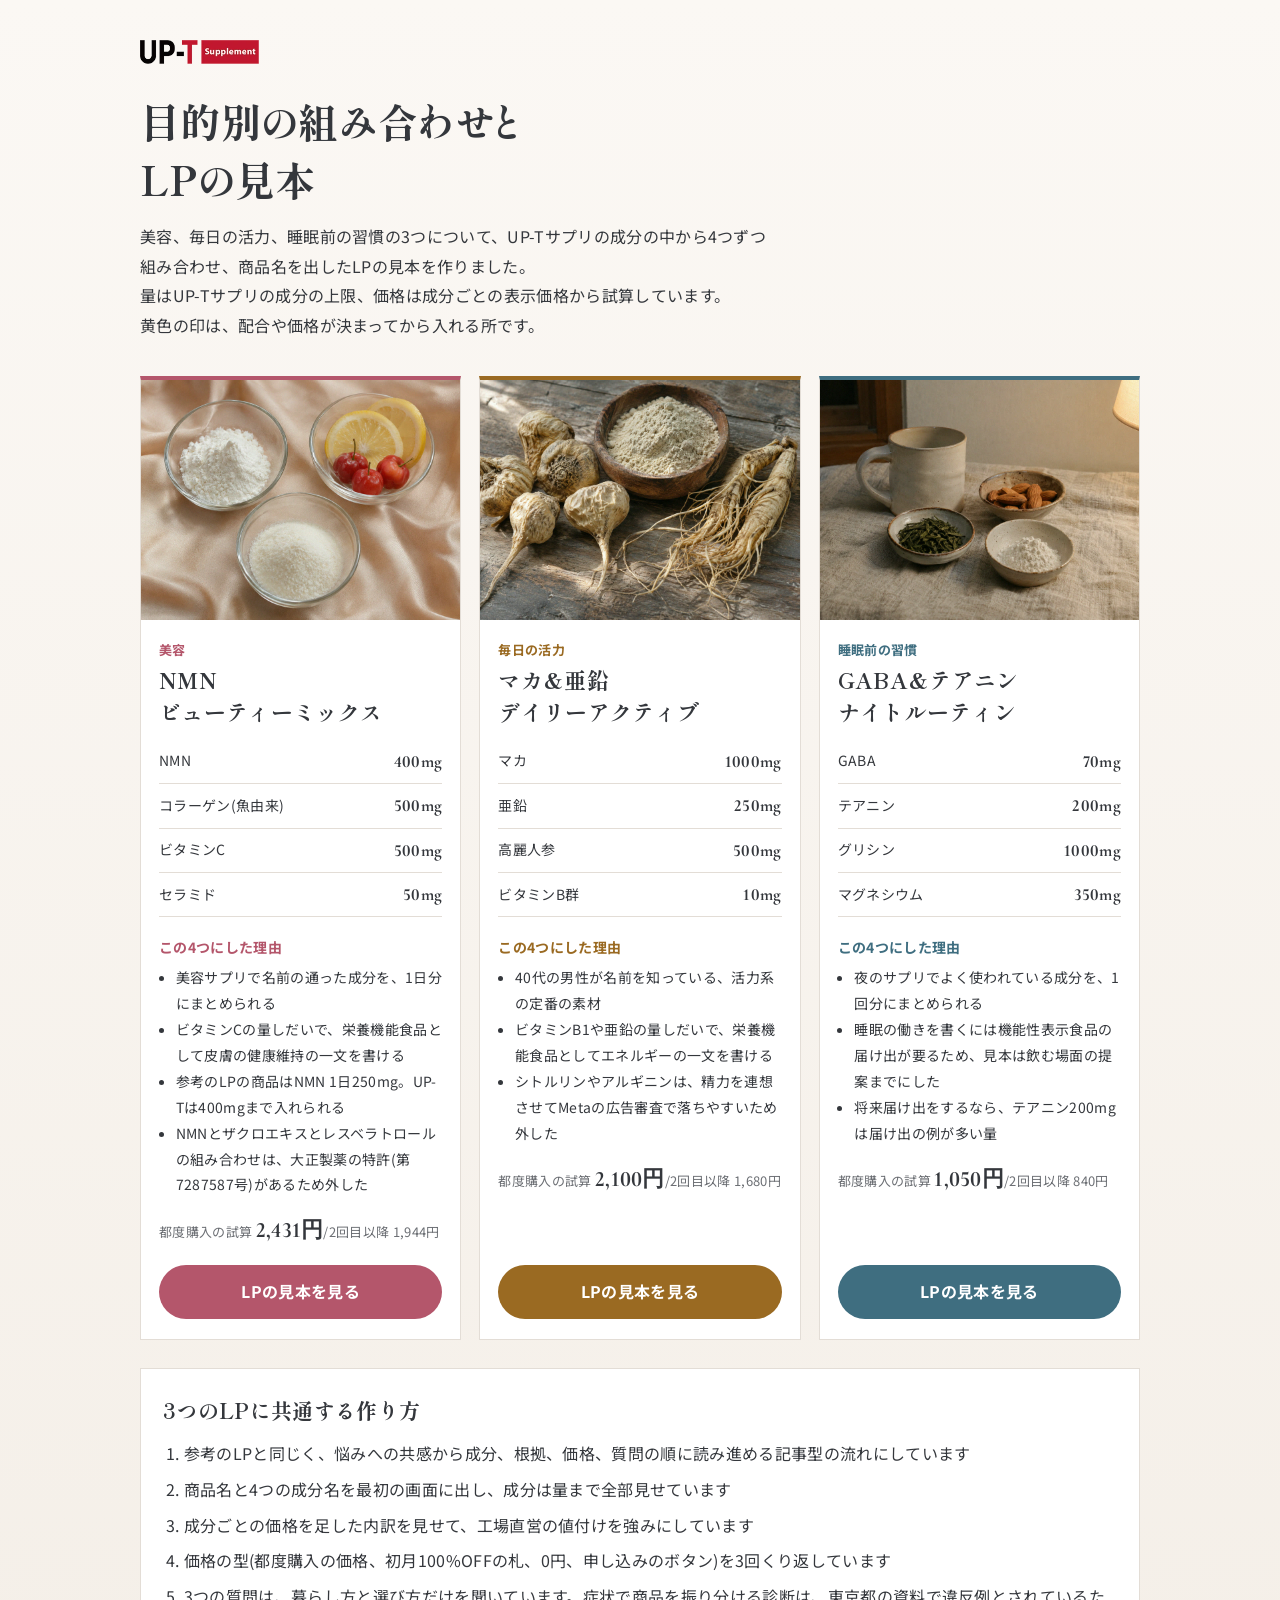
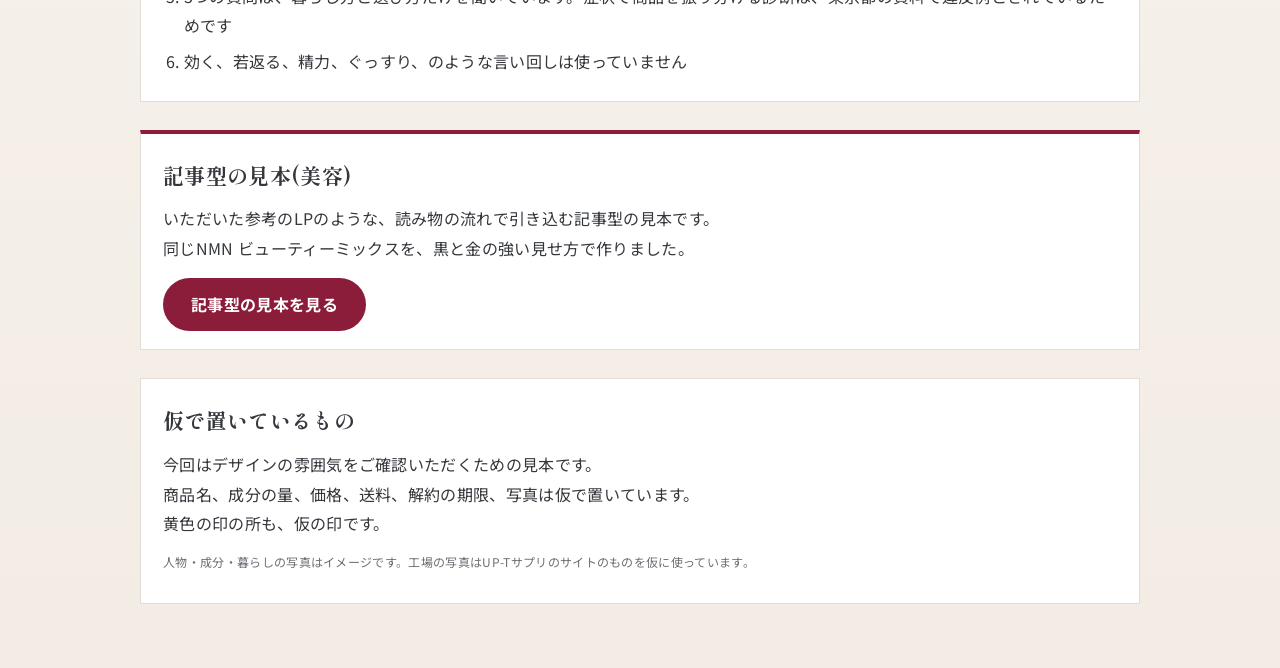
<file: supple-lp-3ff8bff3/index.html>
<!doctype html>
<html lang="ja"><head><meta charset="utf-8"><meta name="viewport" content="width=device-width,initial-scale=1"><meta name="robots" content="noindex,nofollow">
<title>UP-Tサプリ 目的別LPの見本と組み合わせのご提案</title>
<meta name="description" content="美容・毎日の活力・睡眠前の習慣の3つの目的別に、組み合わせるサプリのご提案とLPの見本をまとめました。">
<link rel="preconnect" href="https://fonts.googleapis.com"><link rel="preconnect" href="https://fonts.gstatic.com" crossorigin>
<link href="https://fonts.googleapis.com/css2?family=Shippori+Mincho+B1:wght@700&family=Cormorant+Garamond:wght@700&family=Noto+Sans+JP:wght@400;700&display=swap" rel="stylesheet">
<style>
:root{--ink:#34373C;--sub:#6C6F74;--line:#E3DDD6;--gold:#B8913F}
*{box-sizing:border-box}
body{margin:0;font-family:"Noto Sans JP",sans-serif;color:var(--ink);background:linear-gradient(180deg,#FBF8F4,#F2ECE4);line-height:1.85;letter-spacing:.02em;text-autospace:normal}
.w{max-width:1040px;margin:0 auto;padding:40px 20px 64px}
.top{display:flex;align-items:center;justify-content:space-between;gap:12px;margin-bottom:28px}
.top img{height:24px}
.top span{font-size:13px;color:var(--sub)}
h1{font-family:"Shippori Mincho B1",serif;font-size:clamp(26px,4.4vw,40px);line-height:1.45;margin:0 0 14px;font-feature-settings:"palt"}
h1 .ln{display:block}
.lead{max-width:40em;margin:0 0 36px}
.cards{display:grid;grid-template-columns:repeat(3,1fr);gap:18px}
.card{background:#fff;border:1px solid var(--line);border-top:4px solid var(--c);display:flex;flex-direction:column}
.card .ph{aspect-ratio:4/3;overflow:hidden}
.card .ph img{width:100%;height:100%;object-fit:cover;display:block}
.card .bd{padding:18px 18px 20px;display:flex;flex-direction:column;flex:1}
.card .goal{font-size:13px;font-weight:700;color:var(--c);margin:0}
.card h2{font-family:"Shippori Mincho B1",serif;font-size:22px;line-height:1.45;margin:2px 0 12px}
.card table{width:100%;border-collapse:collapse;font-size:14px;margin:0 0 12px}
.card td{padding:6px 0;border-bottom:1px solid var(--line)}
.card td:last-child{text-align:right;font-family:"Cormorant Garamond",serif;font-weight:700;font-size:17px;font-variant-numeric:lining-nums;white-space:nowrap}
.card h3{font-size:14px;margin:6px 0 4px;color:var(--c)}
.card ul{margin:0 0 12px;padding-left:1.2em;font-size:14px}
.card .price{font-size:13px;color:var(--sub);margin:0 0 14px}
.card .price b{font-family:"Cormorant Garamond",serif;font-size:22px;color:var(--ink);font-variant-numeric:lining-nums}
.card a{margin-top:auto;display:block;text-align:center;background:var(--c);color:#fff;text-decoration:none;font-weight:700;padding:12px;border-radius:999px}
.box{background:#fff;border:1px solid var(--line);padding:22px 22px 18px;margin-top:28px}
.box h2{font-family:"Shippori Mincho B1",serif;font-size:21px;margin:0 0 10px}
.box ol,.box ul{margin:0;padding-left:1.3em}
.box li{margin:0 0 6px}
.note{font-size:12px;color:var(--sub)}
.tbd{background:#FFF1A8;color:#5E4A00;padding:0 3px;font-size:.85em;font-weight:700}
@media (max-width:820px){.cards{grid-template-columns:1fr}}
</style></head>
<body><div class="w">
<div class="top"><img src="img/logo.webp" alt="UP-T Supplement"></div>
<h1><span class="ln">目的別の組み合わせと</span><span class="ln">LPの見本</span></h1>
<p class="lead">美容、毎日の活力、睡眠前の習慣の3つについて、UP-Tサプリの成分の中から4つずつ組み合わせ、商品名を出したLPの見本を作りました。<br>量はUP-Tサプリの成分の上限、価格は成分ごとの表示価格から試算しています。<br>黄色の印は、配合や価格が決まってから入れる所です。</p>

<div class="cards">
 <div class="card" style="--c:#B4566B">
  <div class="ph"><img src="img/biyou_ing.jpg" alt=""></div>
  <div class="bd">
   <p class="goal">美容</p>
   <h2>NMN<br>ビューティーミックス</h2>
   <table><tr><td>NMN</td><td>400mg</td></tr><tr><td>コラーゲン(魚由来)</td><td>500mg</td></tr><tr><td>ビタミンC</td><td>500mg</td></tr><tr><td>セラミド</td><td>50mg</td></tr></table>
   <h3>この4つにした理由</h3>
   <ul><li>美容サプリで名前の通った成分を、1日分にまとめられる</li><li>ビタミンCの量しだいで、栄養機能食品として皮膚の健康維持の一文を書ける</li><li>参考のLPの商品はNMN 1日250mg。UP-Tは400mgまで入れられる</li><li>NMNとザクロエキスとレスベラトロールの組み合わせは、大正製薬の特許(第7287587号)があるため外した</li></ul>
   <p class="price">都度購入の試算 <b>2,431円</b>/2回目以降 1,944円</p>
   <a href="biyou.html">LPの見本を見る</a>
  </div>
 </div>
 <div class="card" style="--c:#9A6A22">
  <div class="ph"><img src="img/katsuryoku_ing.jpg" alt=""></div>
  <div class="bd">
   <p class="goal">毎日の活力</p>
   <h2>マカ&亜鉛<br>デイリーアクティブ</h2>
   <table><tr><td>マカ</td><td>1000mg</td></tr><tr><td>亜鉛</td><td>250mg</td></tr><tr><td>高麗人参</td><td>500mg</td></tr><tr><td>ビタミンB群</td><td>10mg</td></tr></table>
   <h3>この4つにした理由</h3>
   <ul><li>40代の男性が名前を知っている、活力系の定番の素材</li><li>ビタミンB1や亜鉛の量しだいで、栄養機能食品としてエネルギーの一文を書ける</li><li>シトルリンやアルギニンは、精力を連想させてMetaの広告審査で落ちやすいため外した</li></ul>
   <p class="price">都度購入の試算 <b>2,100円</b>/2回目以降 1,680円</p>
   <a href="katsuryoku.html">LPの見本を見る</a>
  </div>
 </div>
 <div class="card" style="--c:#3F6E80">
  <div class="ph"><img src="img/suimin_ing.jpg" alt=""></div>
  <div class="bd">
   <p class="goal">睡眠前の習慣</p>
   <h2>GABA&テアニン<br>ナイトルーティン</h2>
   <table><tr><td>GABA</td><td>70mg</td></tr><tr><td>テアニン</td><td>200mg</td></tr><tr><td>グリシン</td><td>1000mg</td></tr><tr><td>マグネシウム</td><td>350mg</td></tr></table>
   <h3>この4つにした理由</h3>
   <ul><li>夜のサプリでよく使われている成分を、1回分にまとめられる</li><li>睡眠の働きを書くには機能性表示食品の届け出が要るため、見本は飲む場面の提案までにした</li><li>将来届け出をするなら、テアニン200mgは届け出の例が多い量</li></ul>
   <p class="price">都度購入の試算 <b>1,050円</b>/2回目以降 840円</p>
   <a href="suimin.html">LPの見本を見る</a>
  </div>
 </div>
</div>

<div class="box">
 <h2>3つのLPに共通する作り方</h2>
 <ol>
  <li>参考のLPと同じく、悩みへの共感から成分、根拠、価格、質問の順に読み進める記事型の流れにしています</li>
  <li>商品名と4つの成分名を最初の画面に出し、成分は量まで全部見せています</li>
  <li>成分ごとの価格を足した内訳を見せて、工場直営の値付けを強みにしています</li>
  <li>価格の型(都度購入の価格、初月100%OFFの札、0円、申し込みのボタン)を3回くり返しています</li>
  <li>3つの質問は、暮らし方と選び方だけを聞いています。症状で商品を振り分ける診断は、東京都の資料で違反例とされているためです</li>
  <li>効く、若返る、精力、ぐっすり、のような言い回しは使っていません</li>
 </ol>
</div>

<div class="box" style="border-top:4px solid #8C1D3A">
 <h2>記事型の見本(美容)</h2>
 <p style="margin:0 0 14px">いただいた参考のLPのような、読み物の流れで引き込む記事型の見本です。<br>同じNMN ビューティーミックスを、黒と金の強い見せ方で作りました。</p>
 <a href="kiji.html" style="display:inline-block;background:#8C1D3A;color:#fff;text-decoration:none;font-weight:700;padding:12px 28px;border-radius:999px">記事型の見本を見る</a>
</div>

<div class="box">
 <h2>仮で置いているもの</h2>
 <p style="margin:0">今回はデザインの雰囲気をご確認いただくための見本です。<br>商品名、成分の量、価格、送料、解約の期限、写真は仮で置いています。<br>黄色の印の所も、仮の印です。</p>
 <p class="note" style="margin-top:12px">人物・成分・暮らしの写真はイメージです。工場の写真はUP-Tサプリのサイトのものを仮に使っています。</p>
</div>
</div></body></html>
</file>
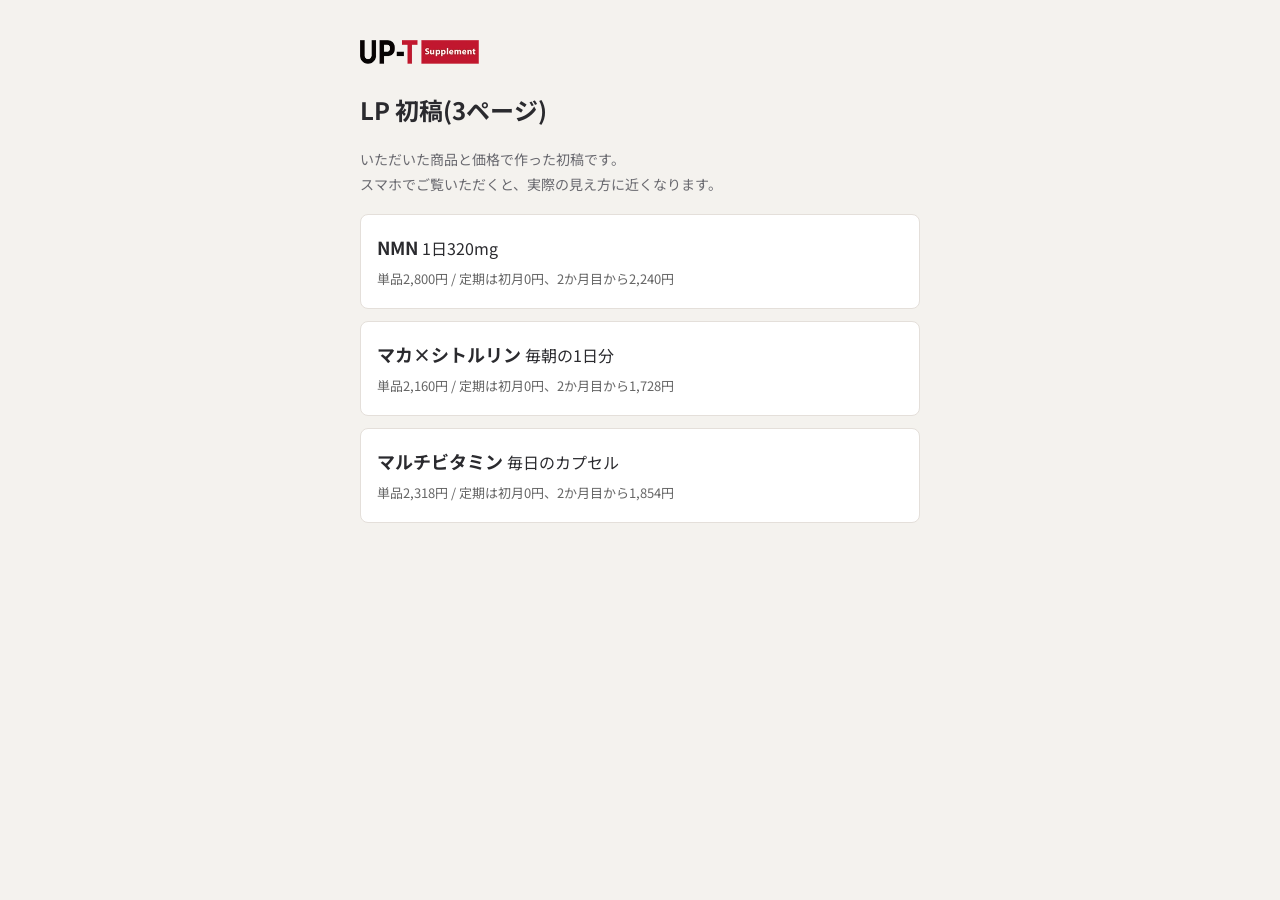
<file: supple-lp-honban-f25d22f4/index.html>
<!doctype html><html lang="ja"><head><meta charset="utf-8"><meta name="viewport" content="width=device-width,initial-scale=1"><meta name="robots" content="noindex,nofollow"><title>UP-Tサプリ LP 初稿</title>
<link href="https://fonts.googleapis.com/css2?family=Noto+Sans+JP:wght@400;700&display=swap" rel="stylesheet">
<style>body{margin:0;font-family:"Noto Sans JP",sans-serif;background:#F4F2EE;color:#2A2A2E;line-height:1.8}.w{max-width:560px;margin:0 auto;padding:40px 20px}h1{font-size:24px}ul{list-style:none;padding:0}li a{display:block;background:#fff;border:1px solid #E4DFDA;border-radius:8px;padding:16px;margin:0 0 12px;color:inherit;text-decoration:none}li a b{font-size:18px}li a span{font-size:13px;color:#666}p{font-size:14px;color:#6A6A70}</style></head>
<body><div class="w"><img src="img/logo.webp" alt="UP-T Supplement" style="height:24px"><h1>LP 初稿(3ページ)</h1><p>いただいた商品と価格で作った初稿です。<br>スマホでご覧いただくと、実際の見え方に近くなります。</p><ul><li><a href="nmn.html"><b>NMN</b> 1日320mg<br><span>単品2,800円 / 定期は初月0円、2か月目から2,240円</span></a></li><li><a href="maca.html"><b>マカ×シトルリン</b> 毎朝の1日分<br><span>単品2,160円 / 定期は初月0円、2か月目から1,728円</span></a></li><li><a href="multi.html"><b>マルチ<wbr>ビタミン</b> 毎日のカプセル<br><span>単品2,318円 / 定期は初月0円、2か月目から1,854円</span></a></li></ul></div></body></html>
</file>
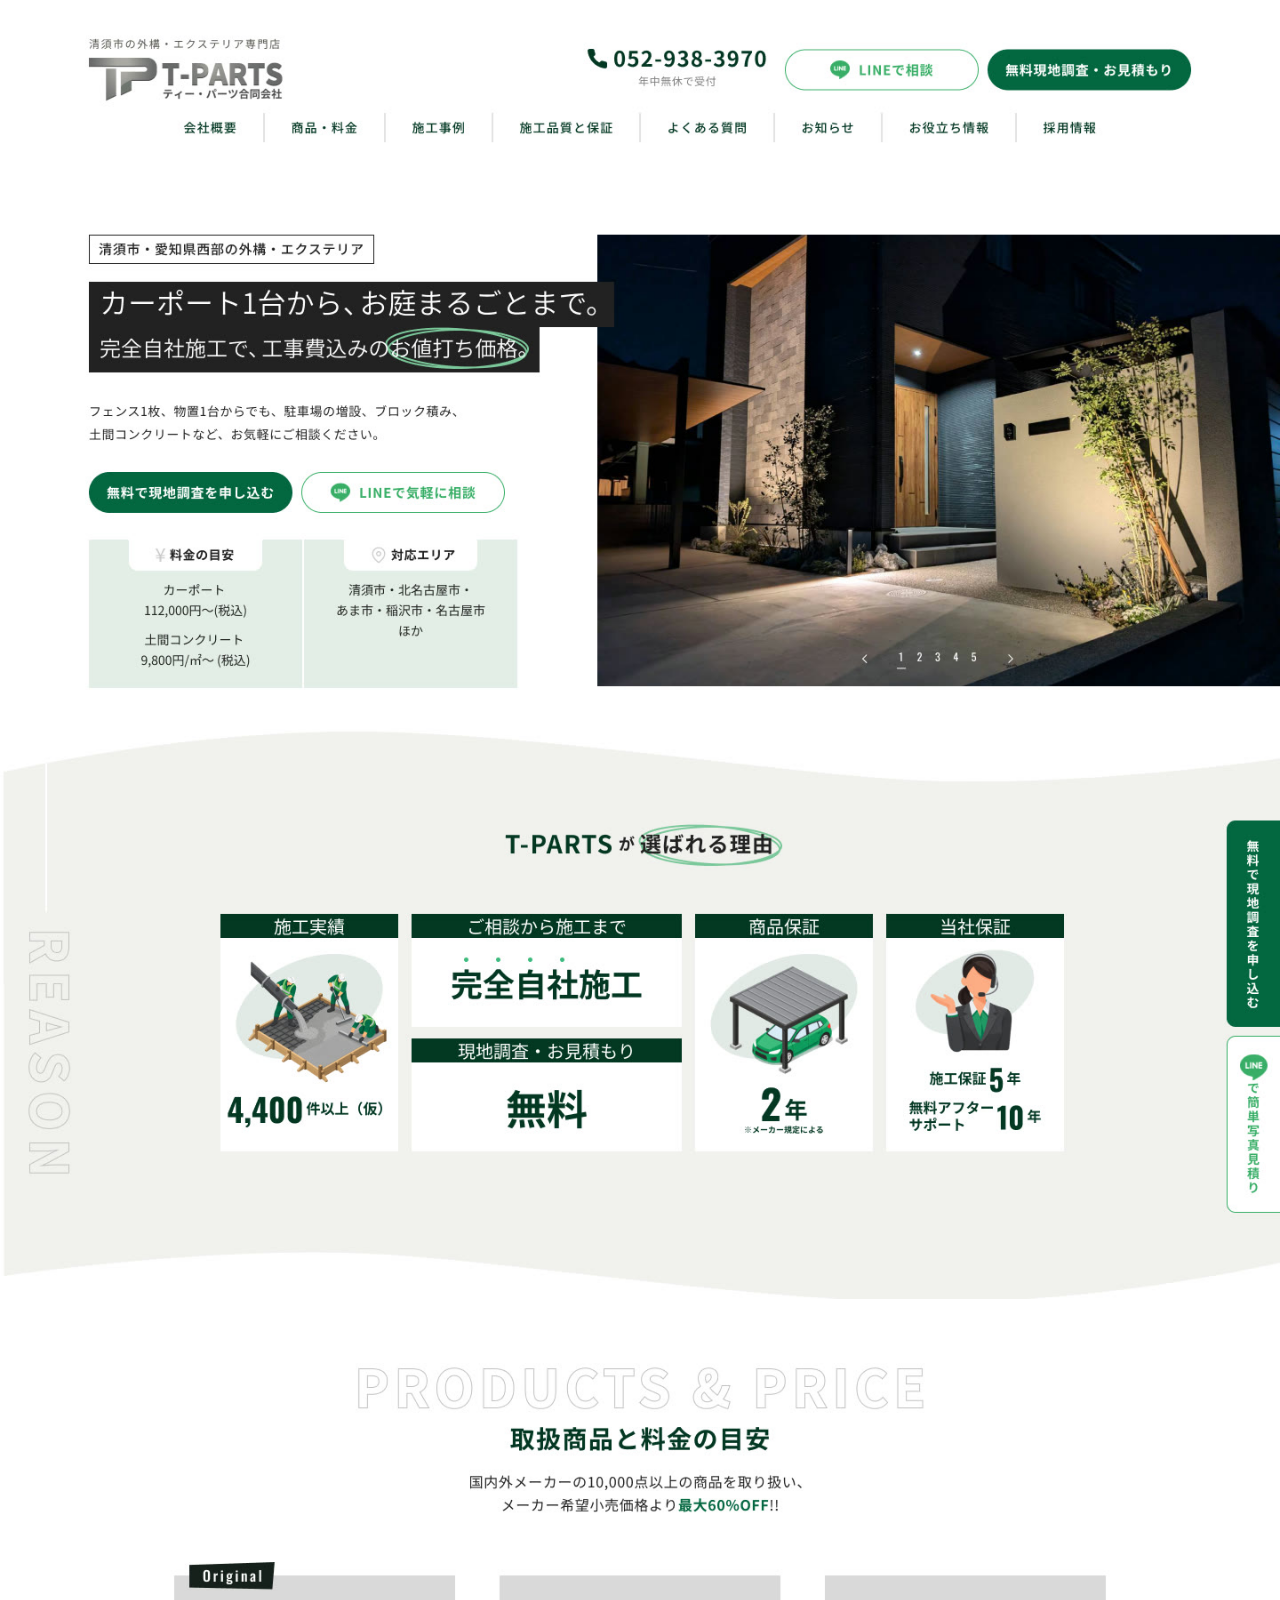
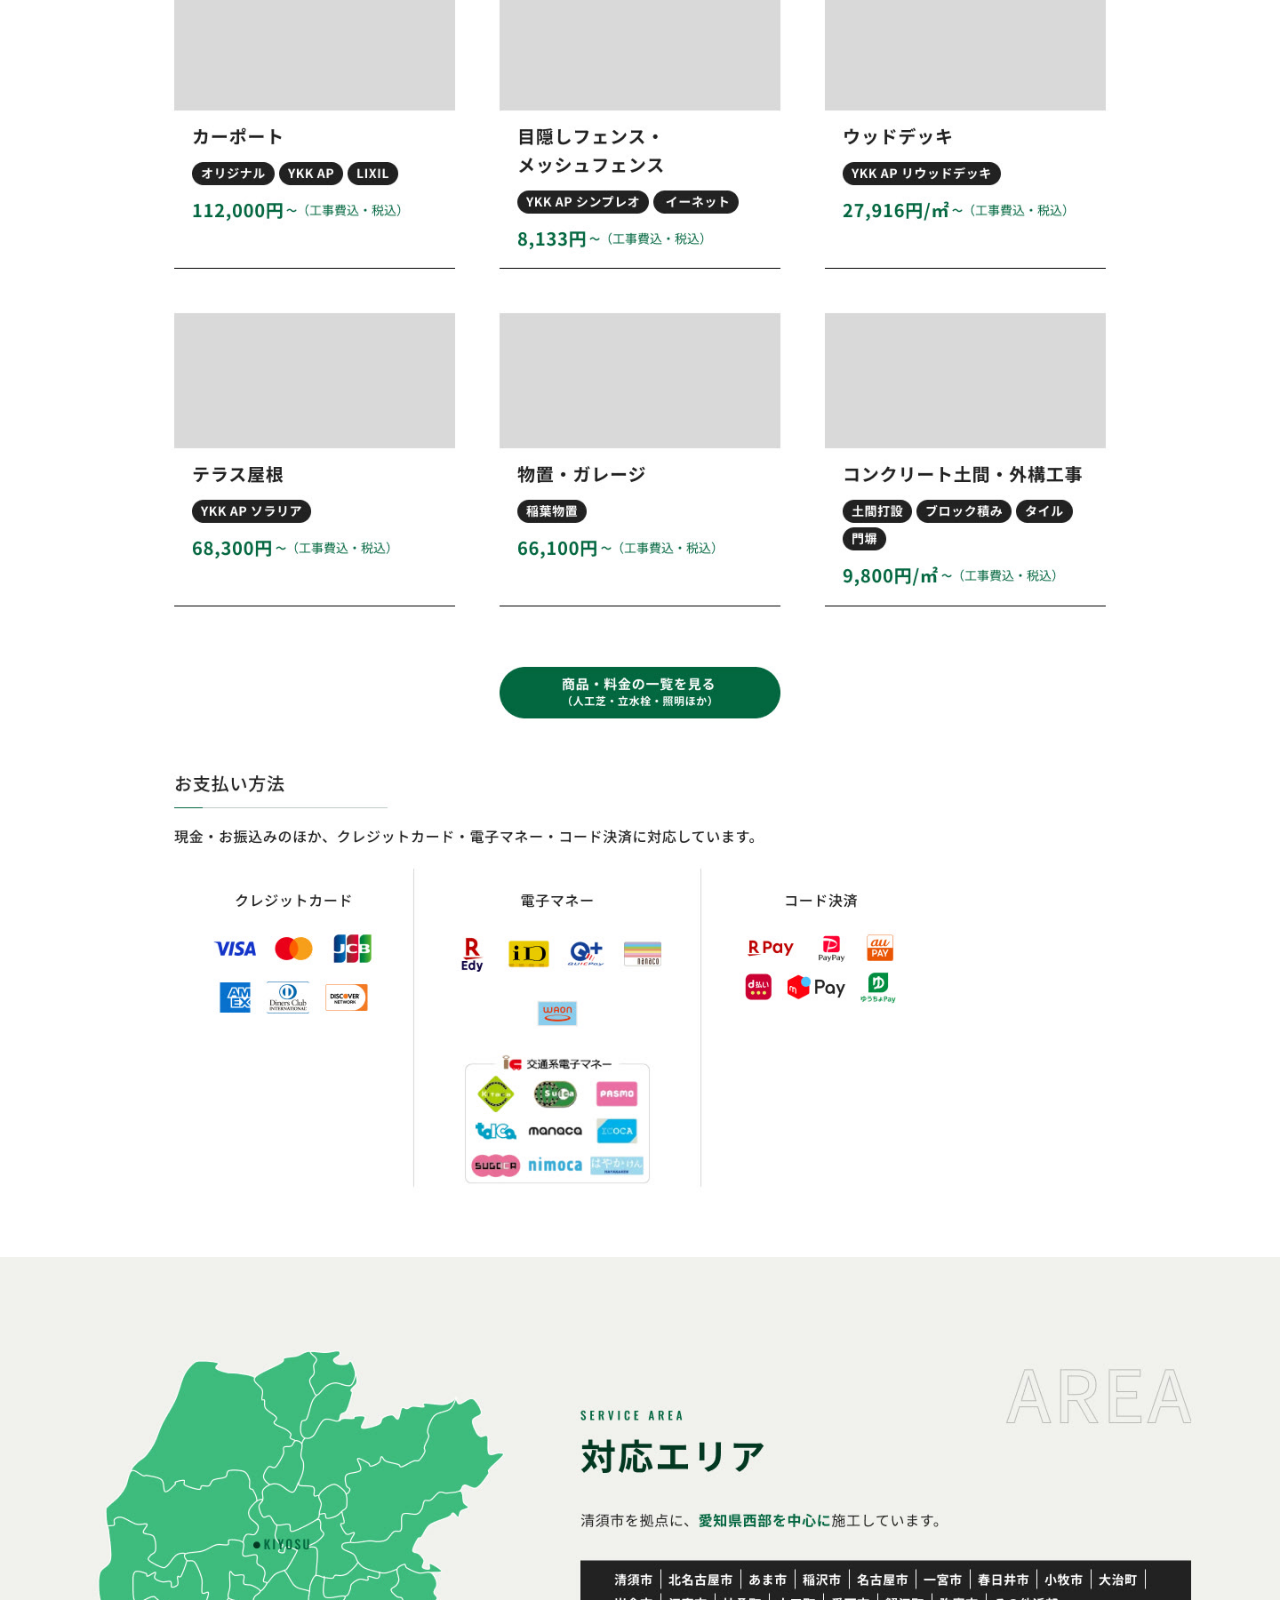
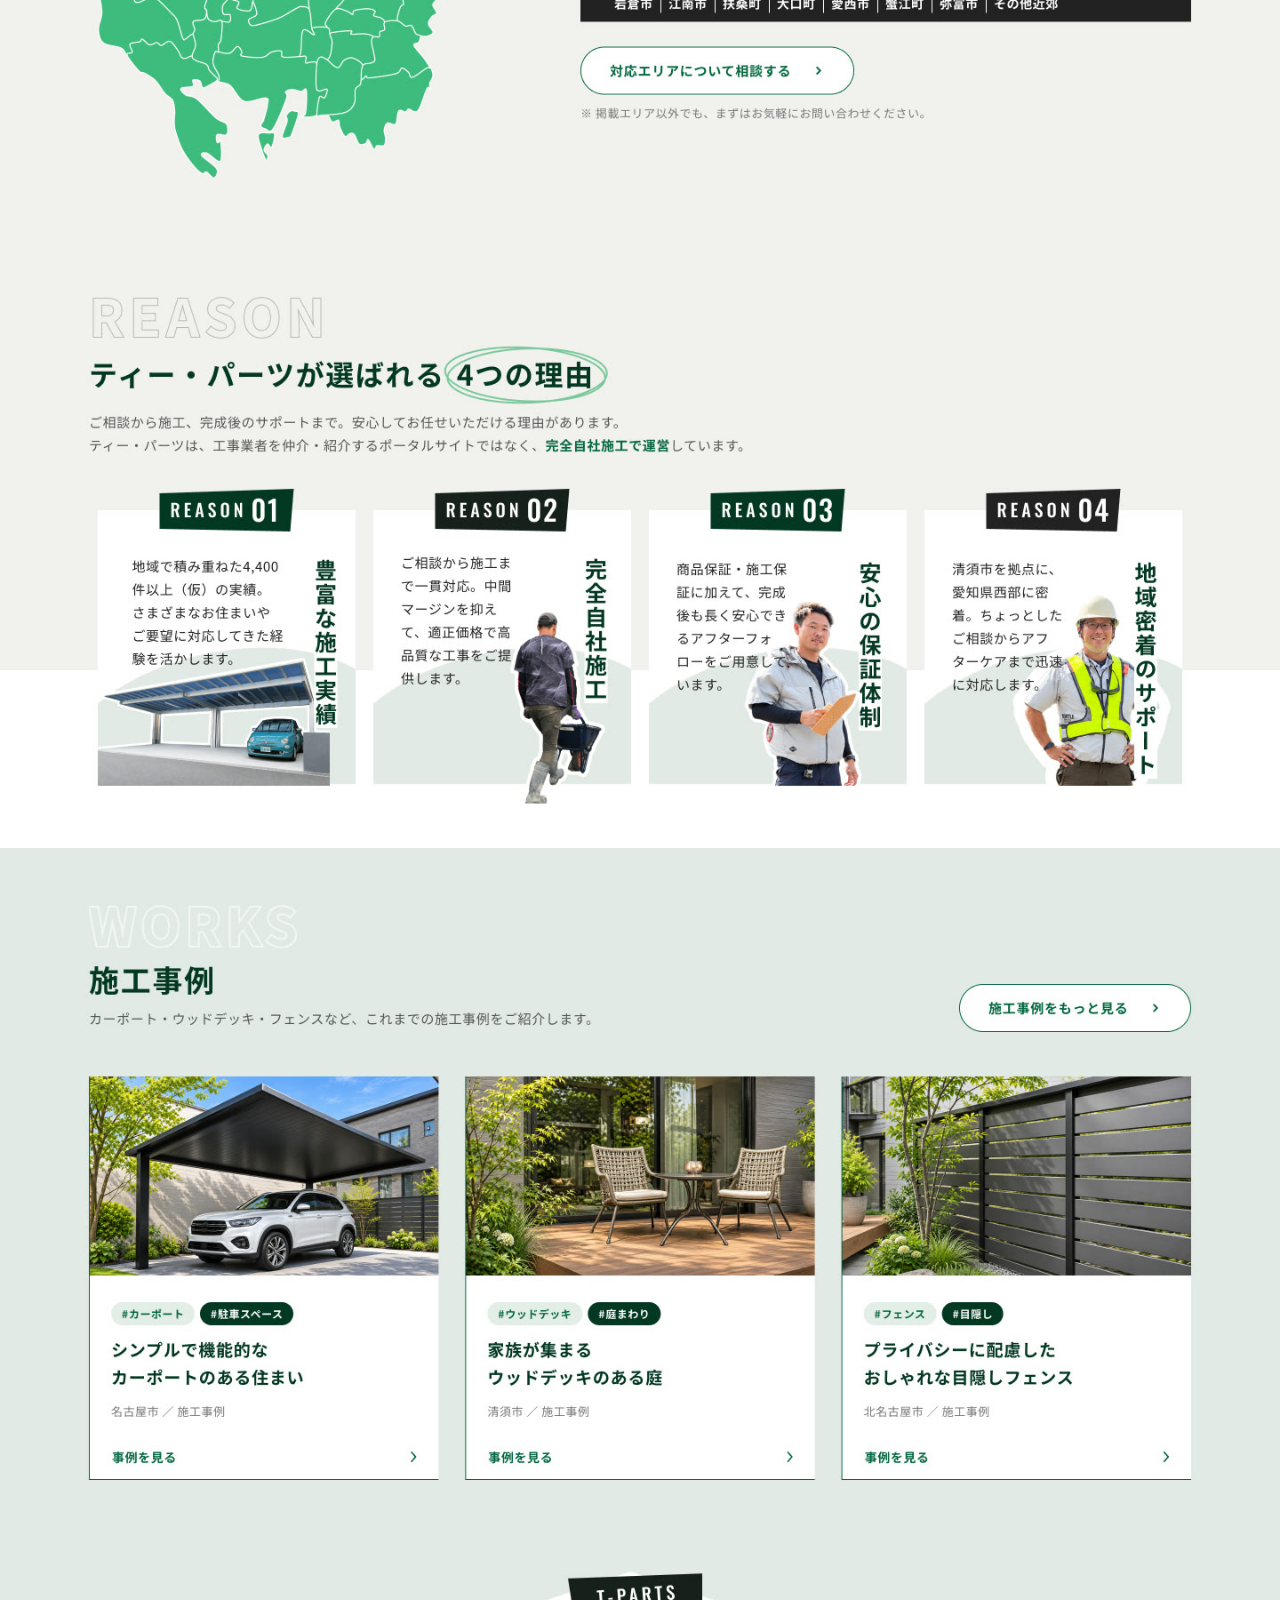
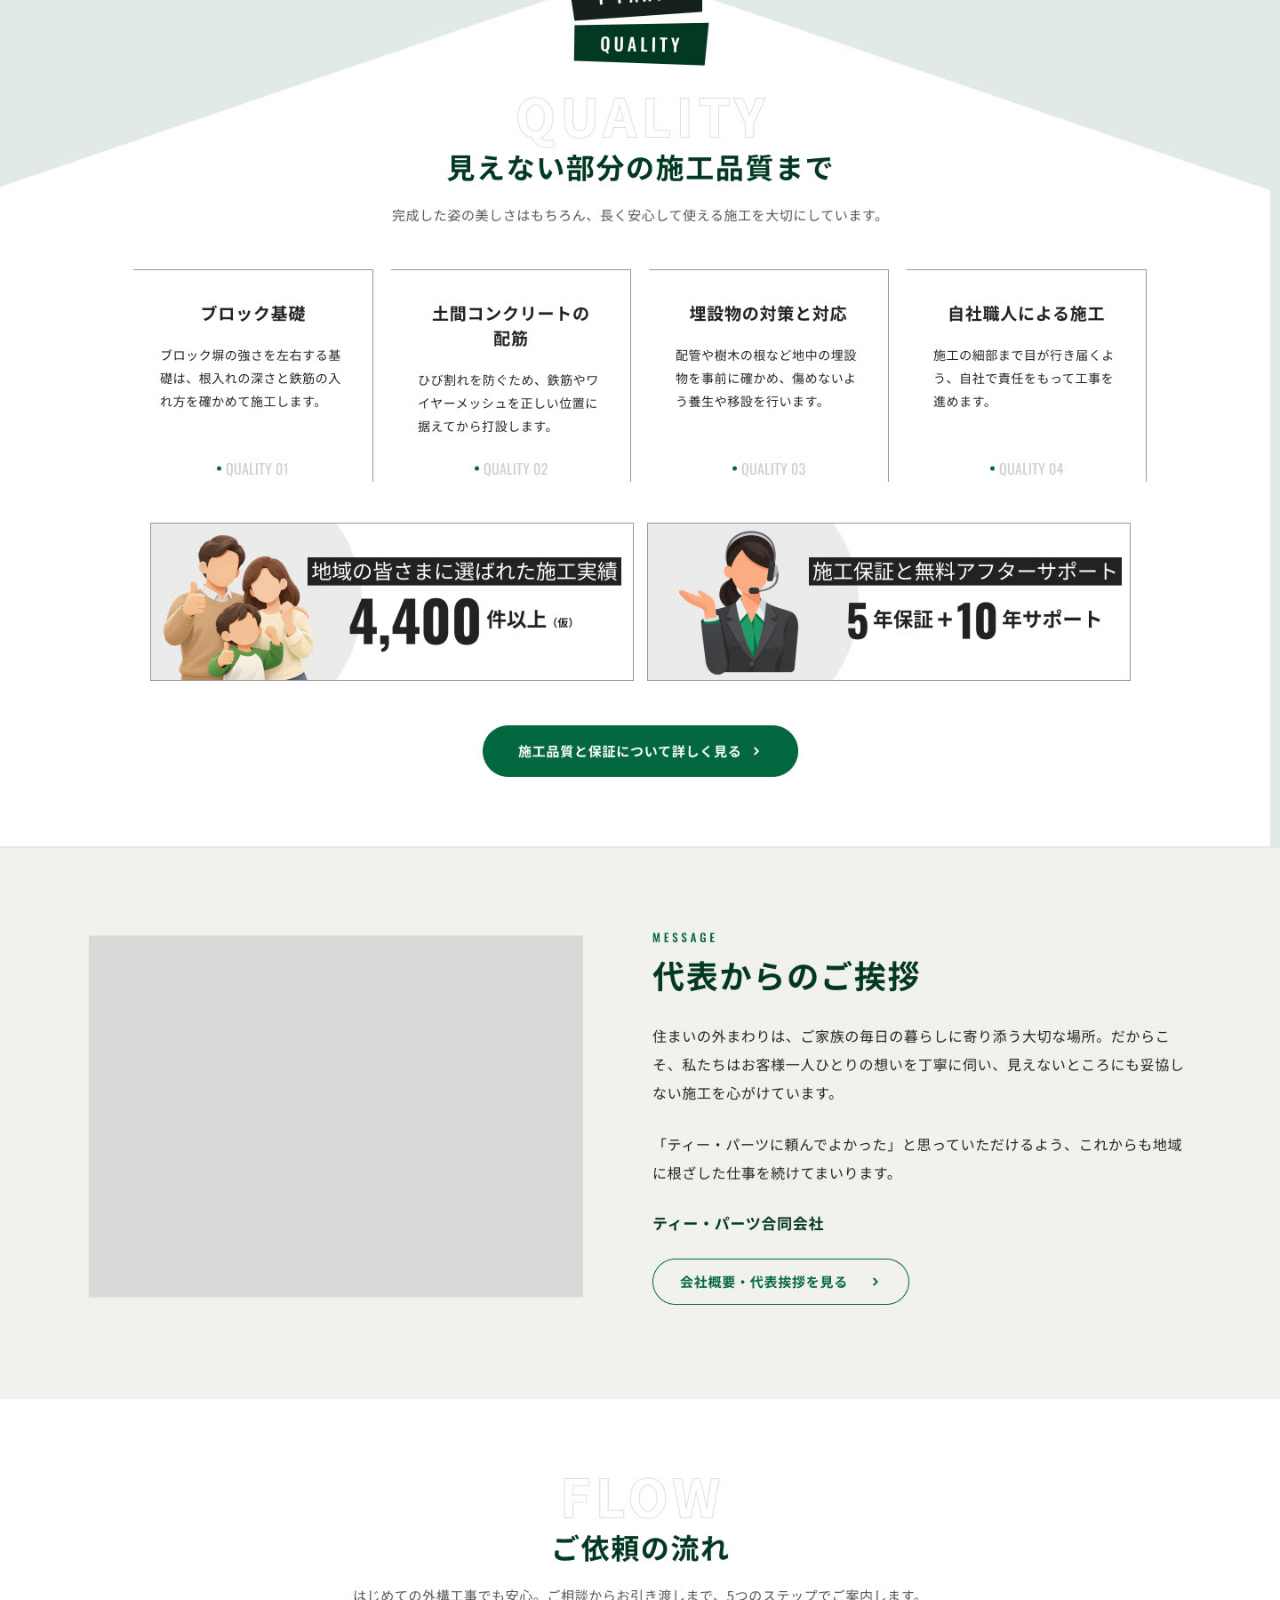
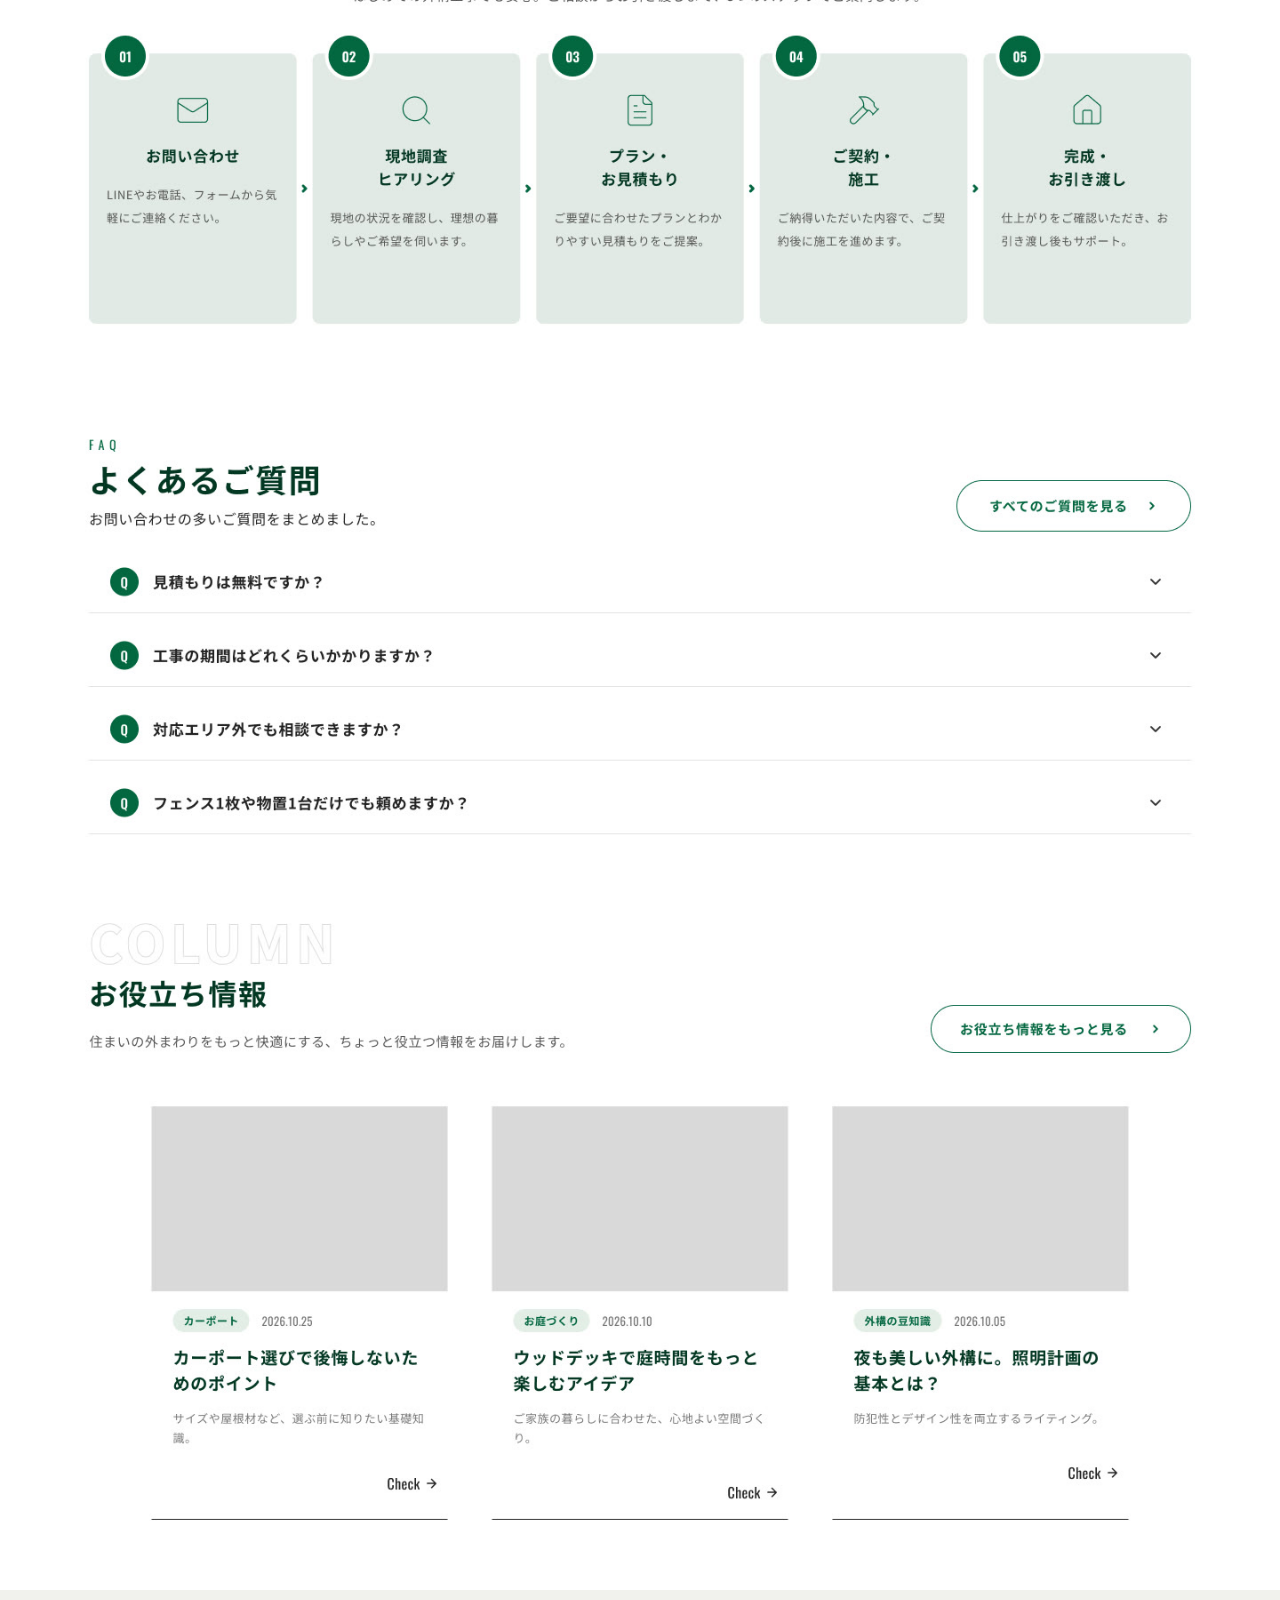
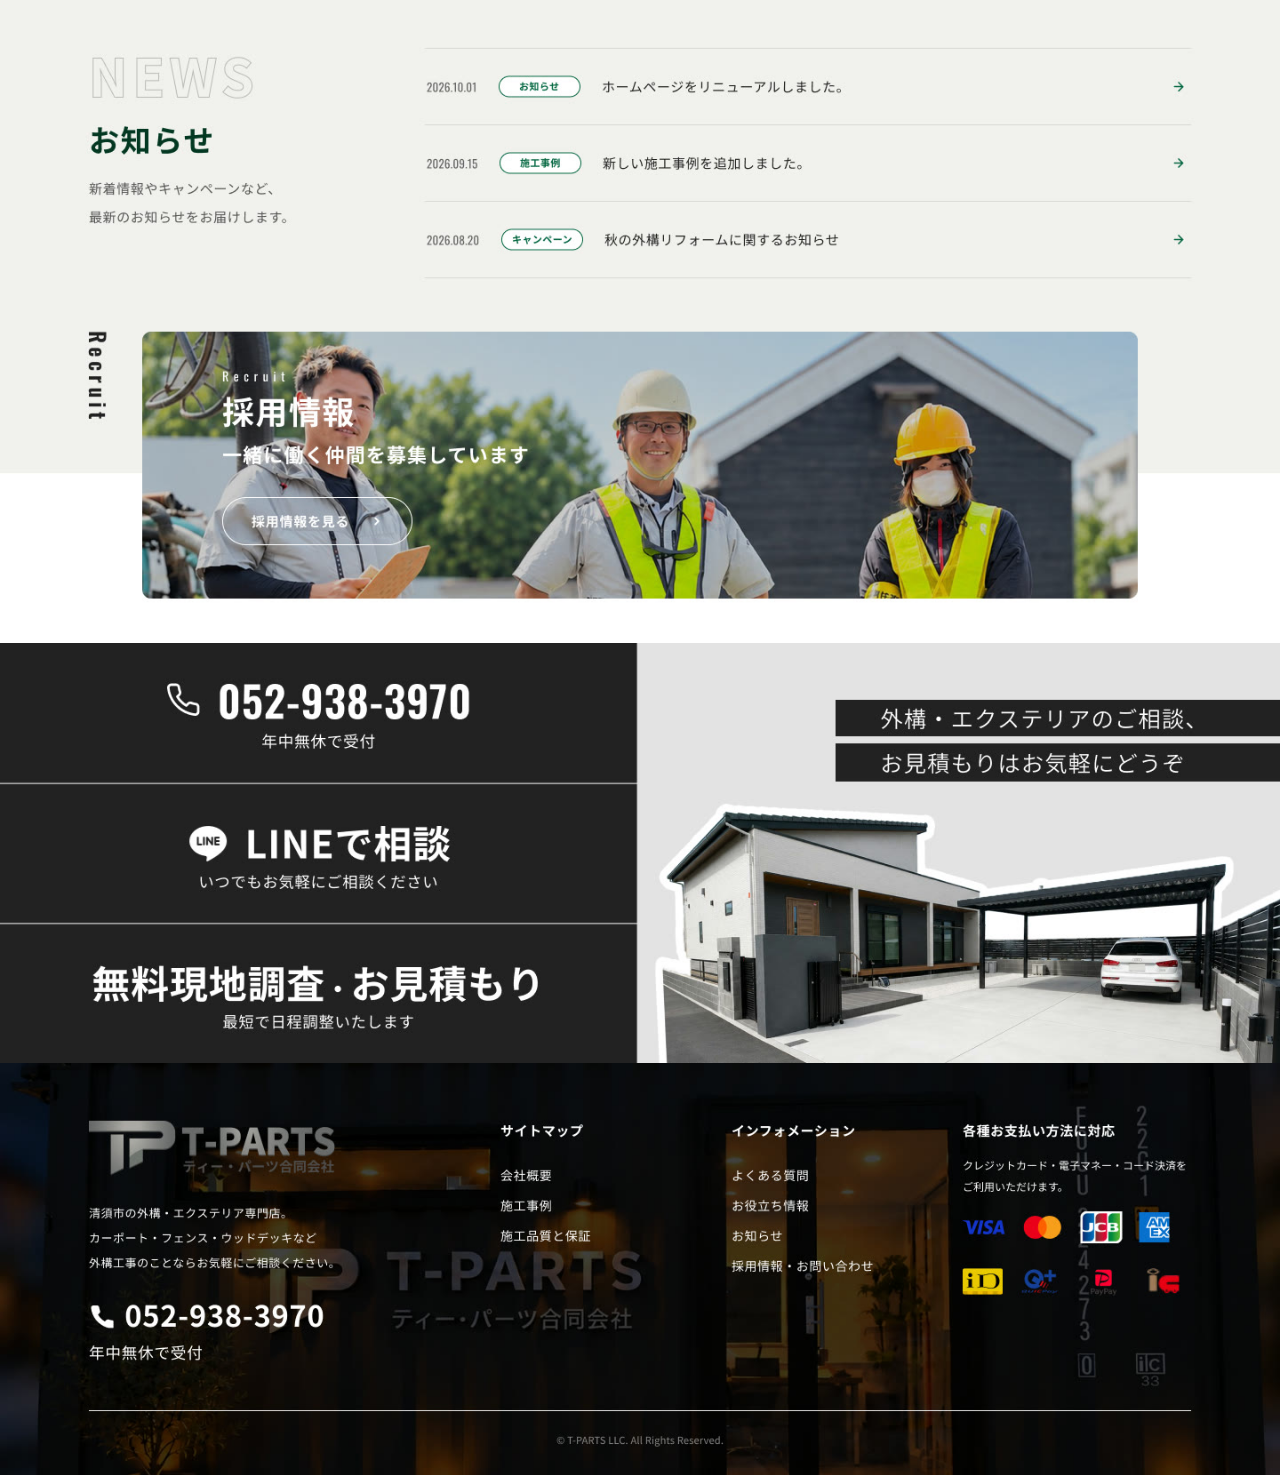
<file: tparts-top-50107e6b/index.html>
<!doctype html>
<html lang="ja">
<head>
<meta name="robots" content="noindex, nofollow">
<meta charset="utf-8">
<meta name="viewport" content="width=device-width, initial-scale=1">
<title>トップページ デザイン | ティー・パーツ合同会社様</title>
<style>
html,body{margin:0;padding:0;background:#ffffff}
main{max-width:1440px;margin:0 auto}
main img{display:block;width:100%;height:auto}
</style>
</head>
<body>
<main>
<img src="img/s01.jpg" alt="トップページ デザイン 1">
<img src="img/s02.jpg" alt="トップページ デザイン 2">
<img src="img/s03.jpg" alt="トップページ デザイン 3">
<img src="img/s04.jpg" alt="トップページ デザイン 4" loading="lazy">
<img src="img/s05.jpg" alt="トップページ デザイン 5" loading="lazy">
<img src="img/s06.jpg" alt="トップページ デザイン 6" loading="lazy">
<img src="img/s07.jpg" alt="トップページ デザイン 7" loading="lazy">
<img src="img/s08.jpg" alt="トップページ デザイン 8" loading="lazy">
<img src="img/s09.jpg" alt="トップページ デザイン 9" loading="lazy">
<img src="img/s10.jpg" alt="トップページ デザイン 10" loading="lazy">
<img src="img/s11.jpg" alt="トップページ デザイン 11" loading="lazy">
<img src="img/s12.jpg" alt="トップページ デザイン 12" loading="lazy">
<img src="img/s13.jpg" alt="トップページ デザイン 13" loading="lazy">
<img src="img/s14.jpg" alt="トップページ デザイン 14" loading="lazy">
</main>
</body>
</html>
</file>
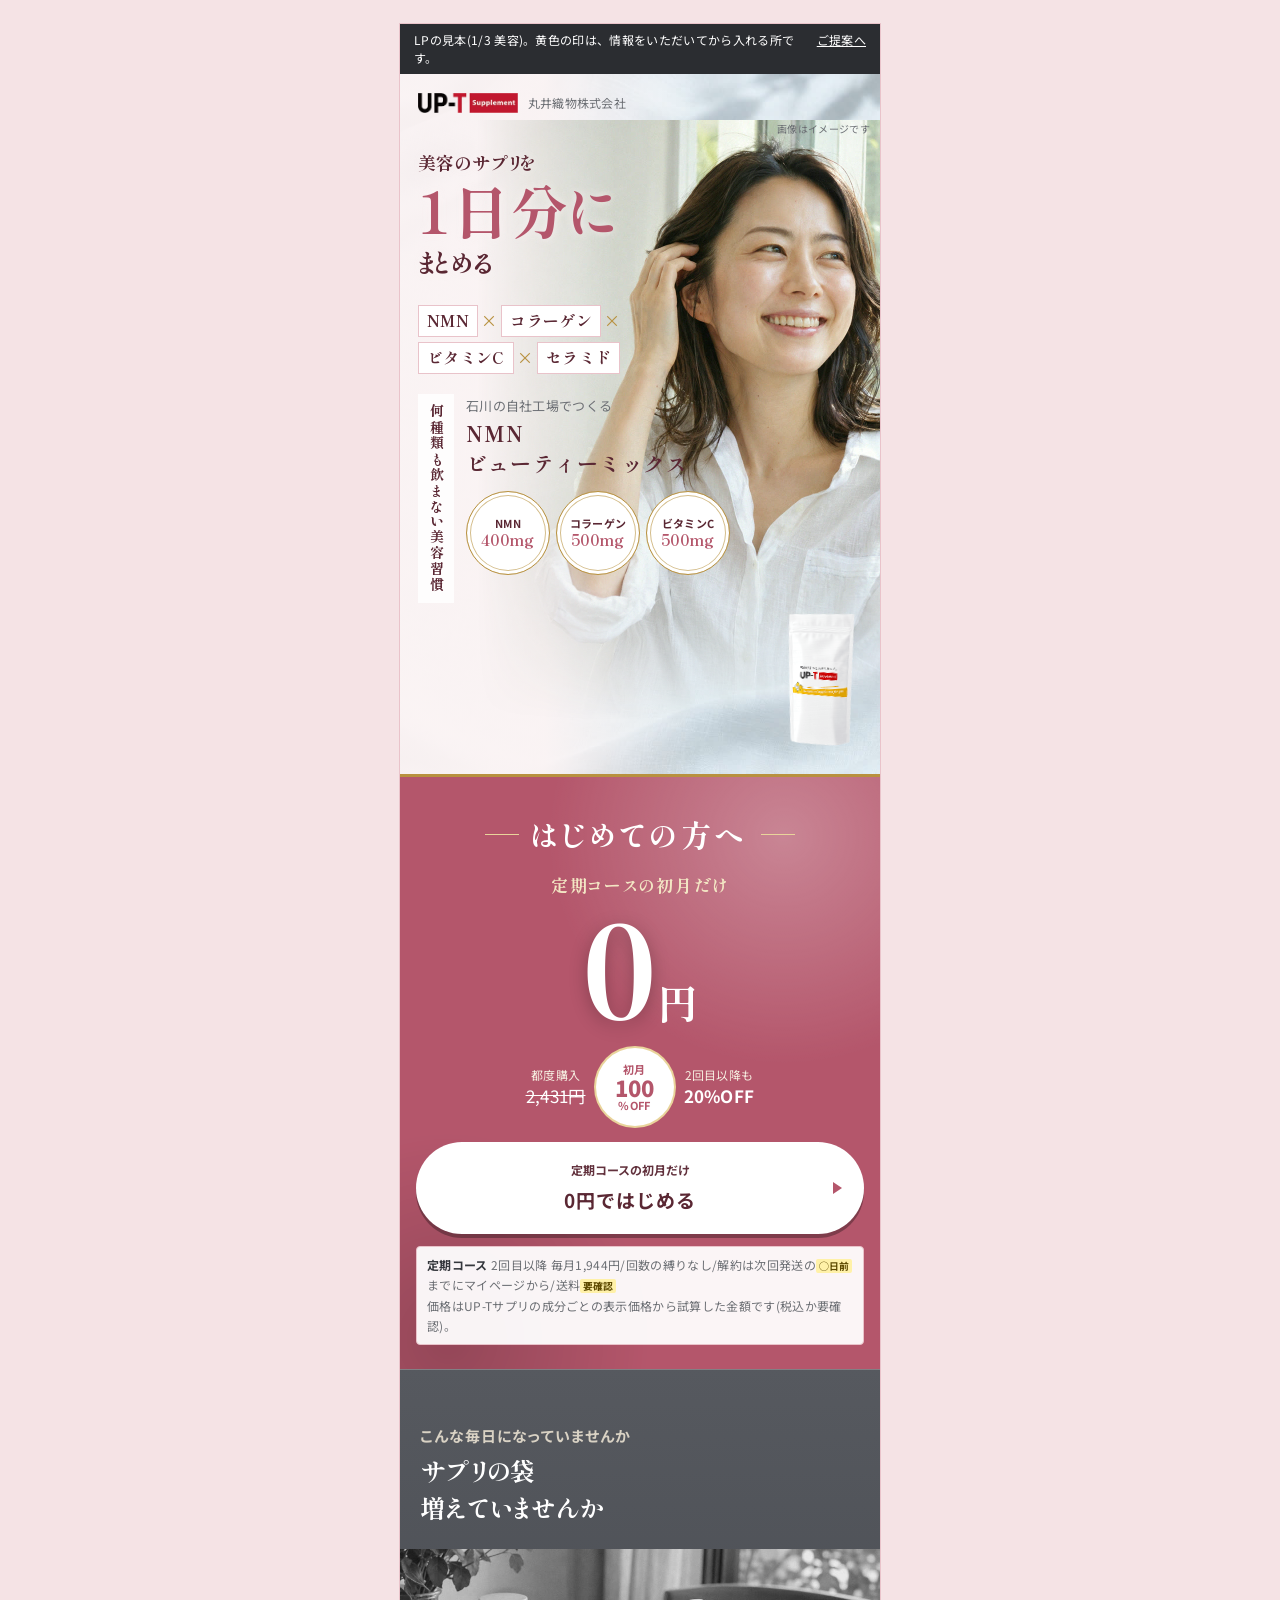
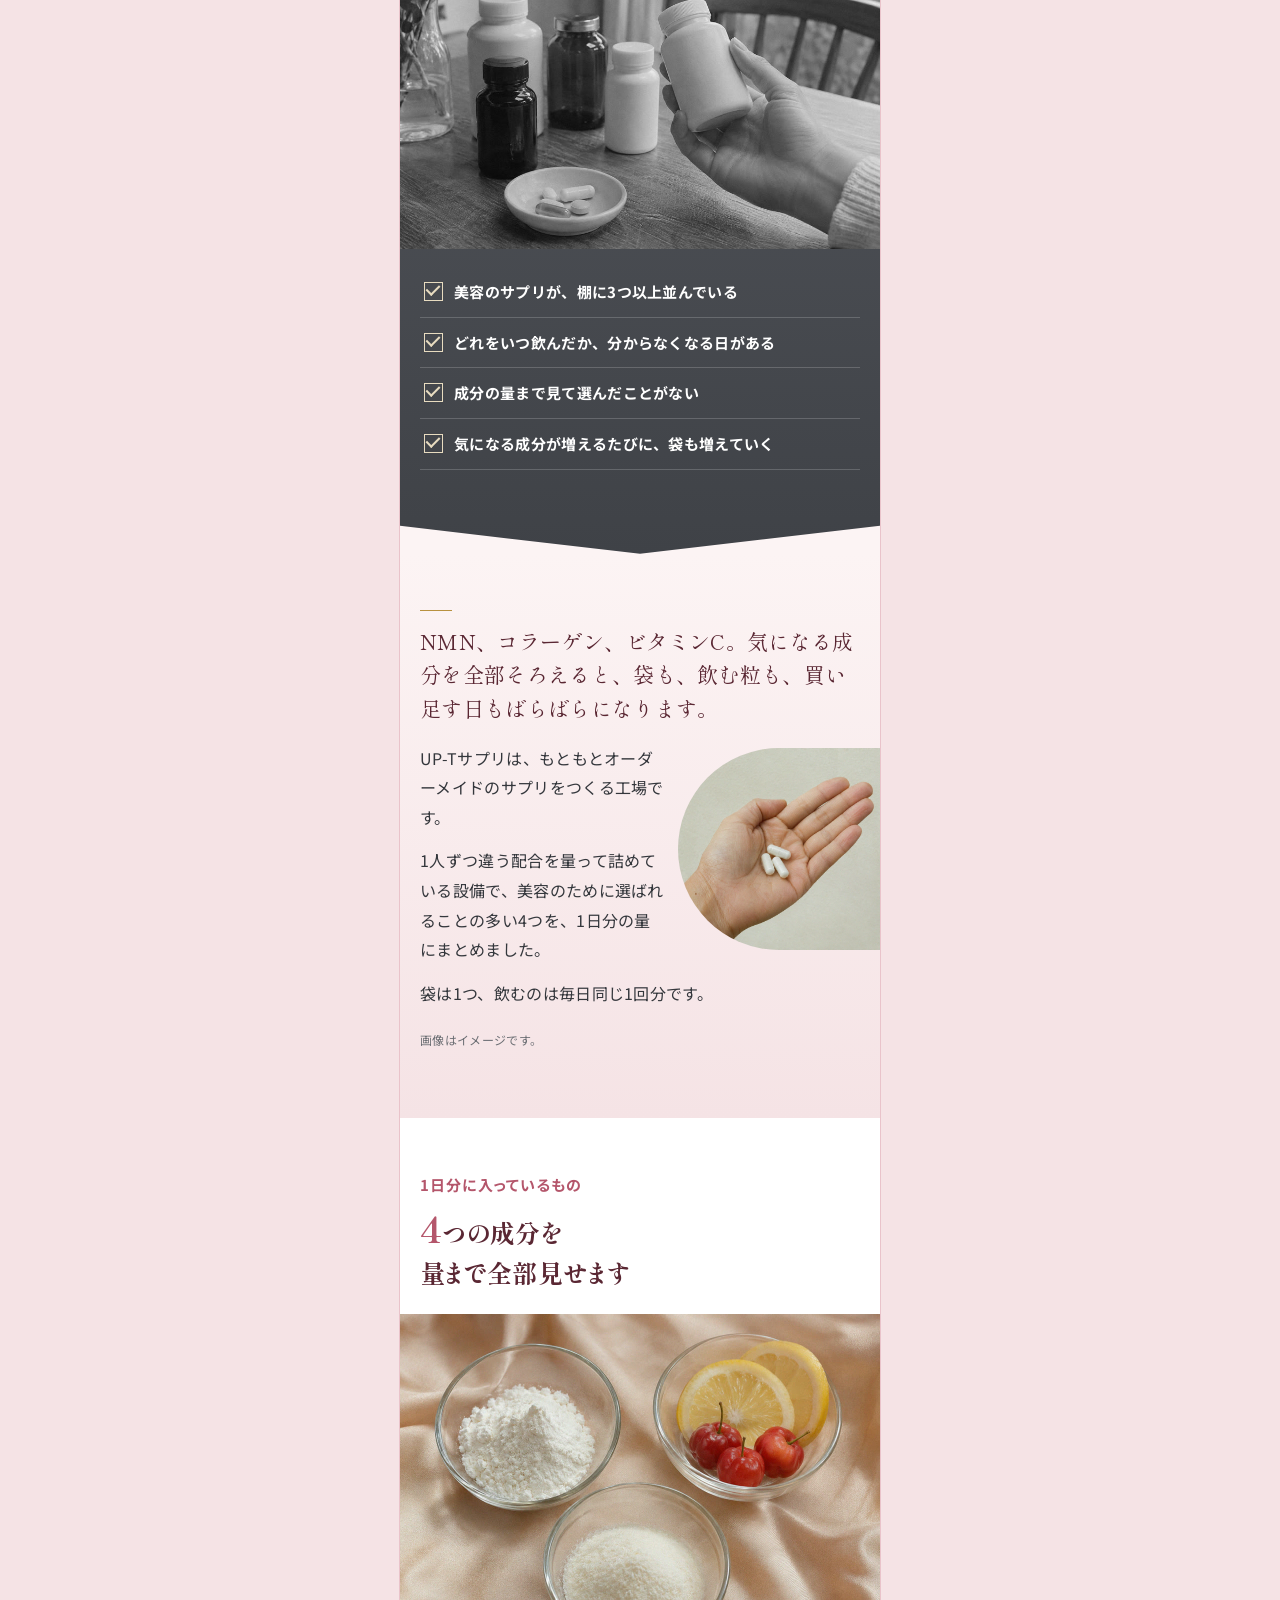
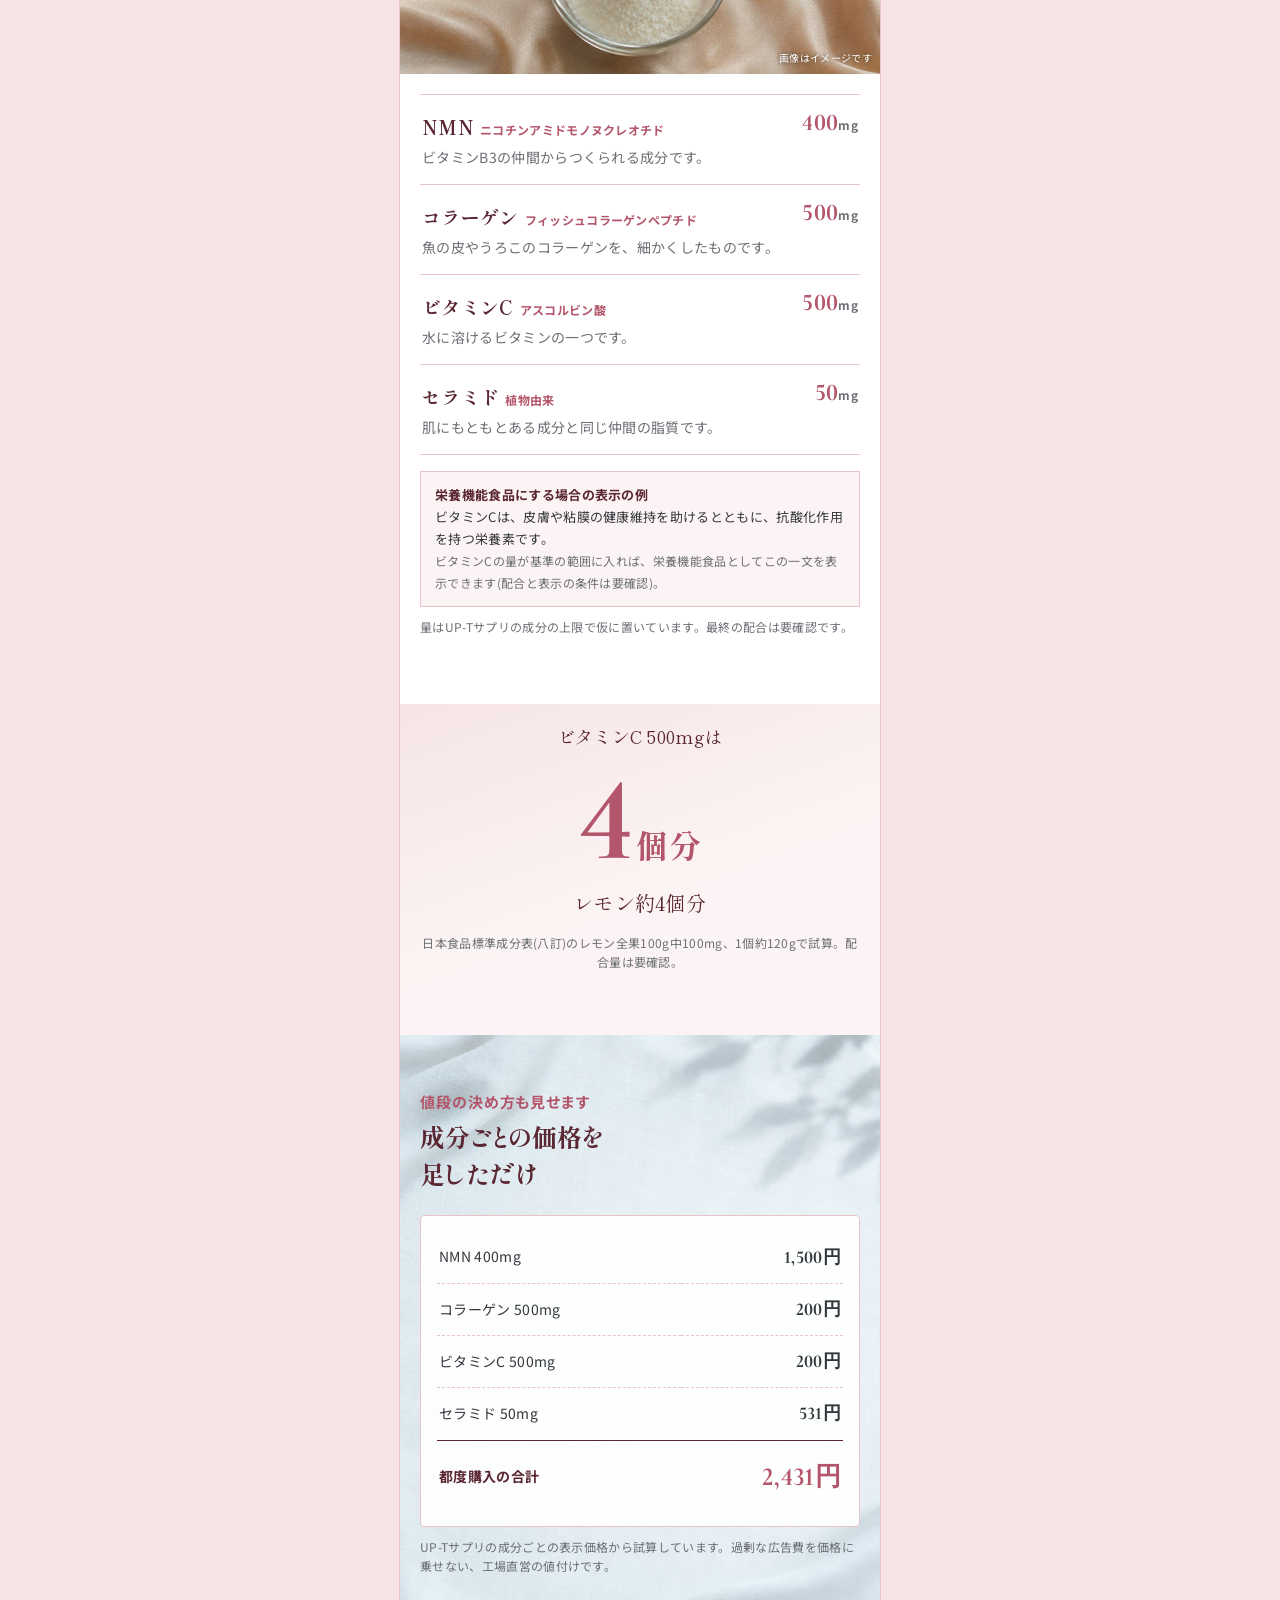
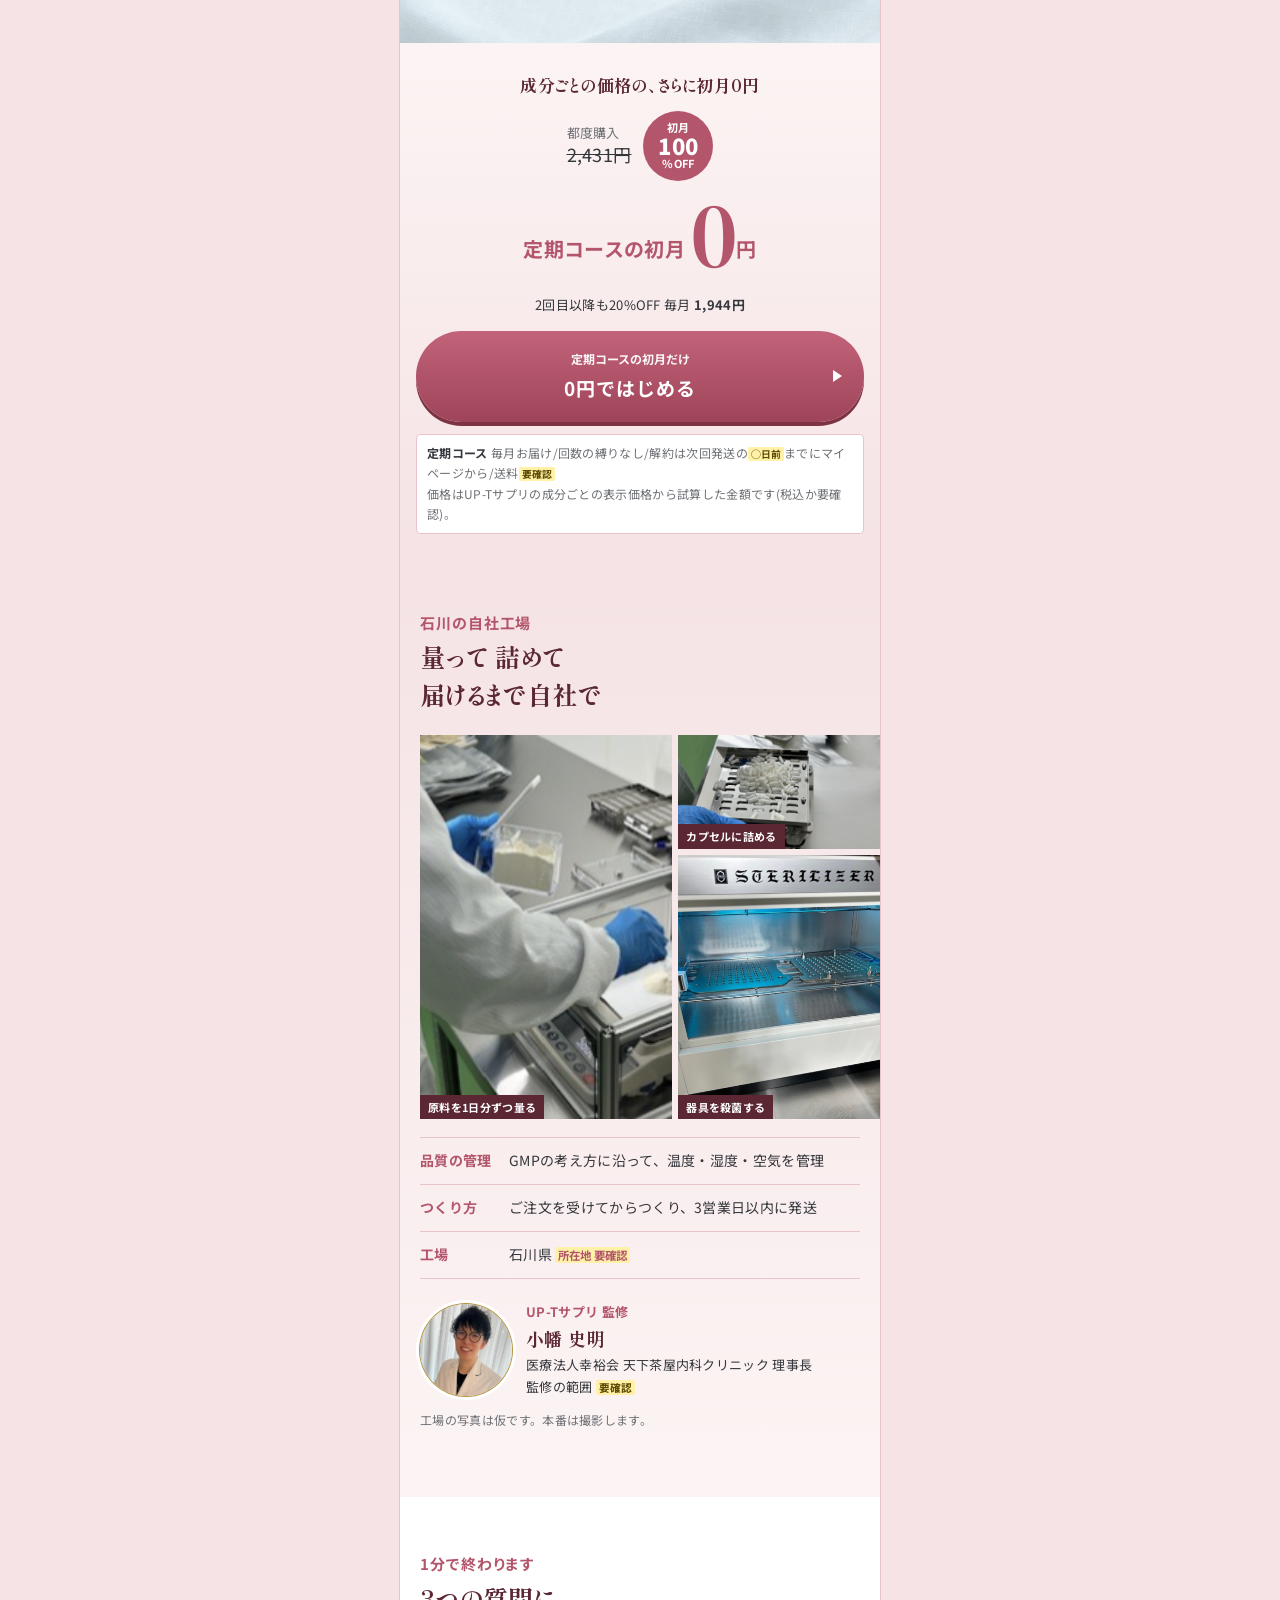
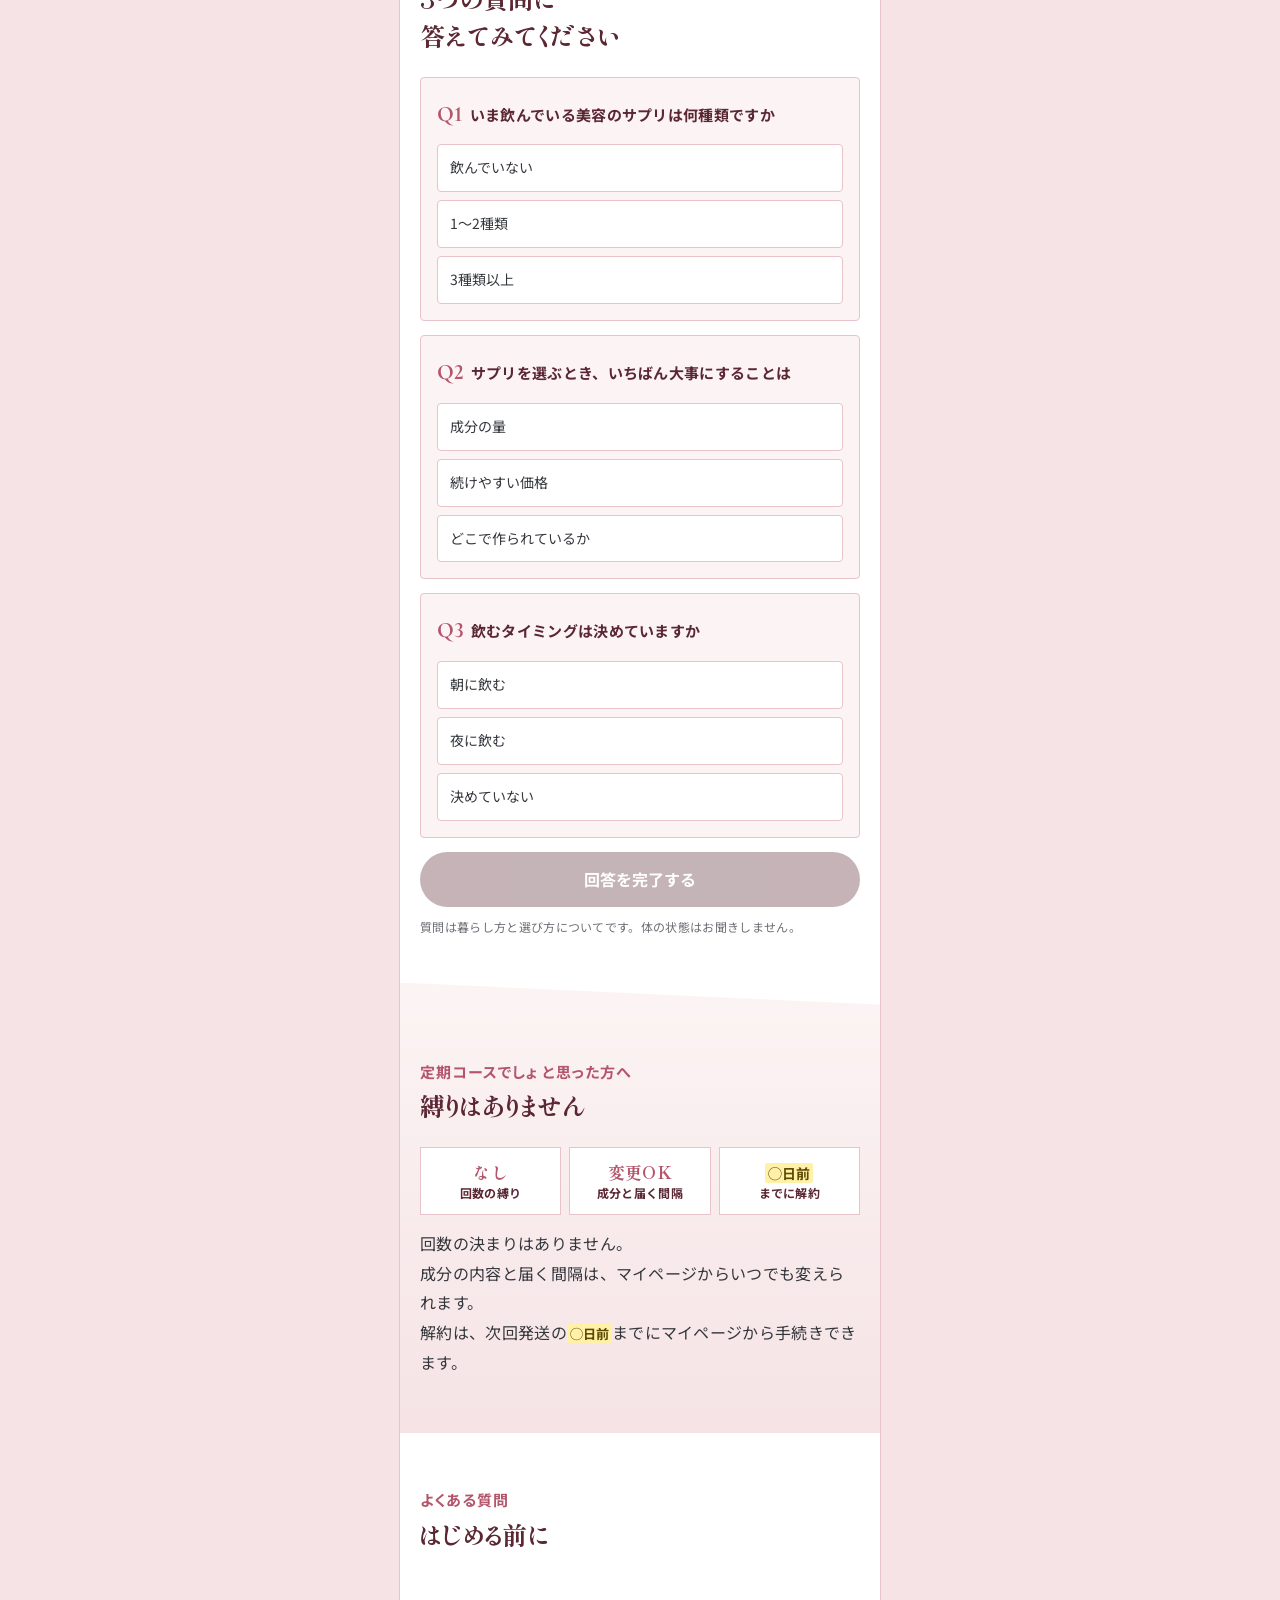
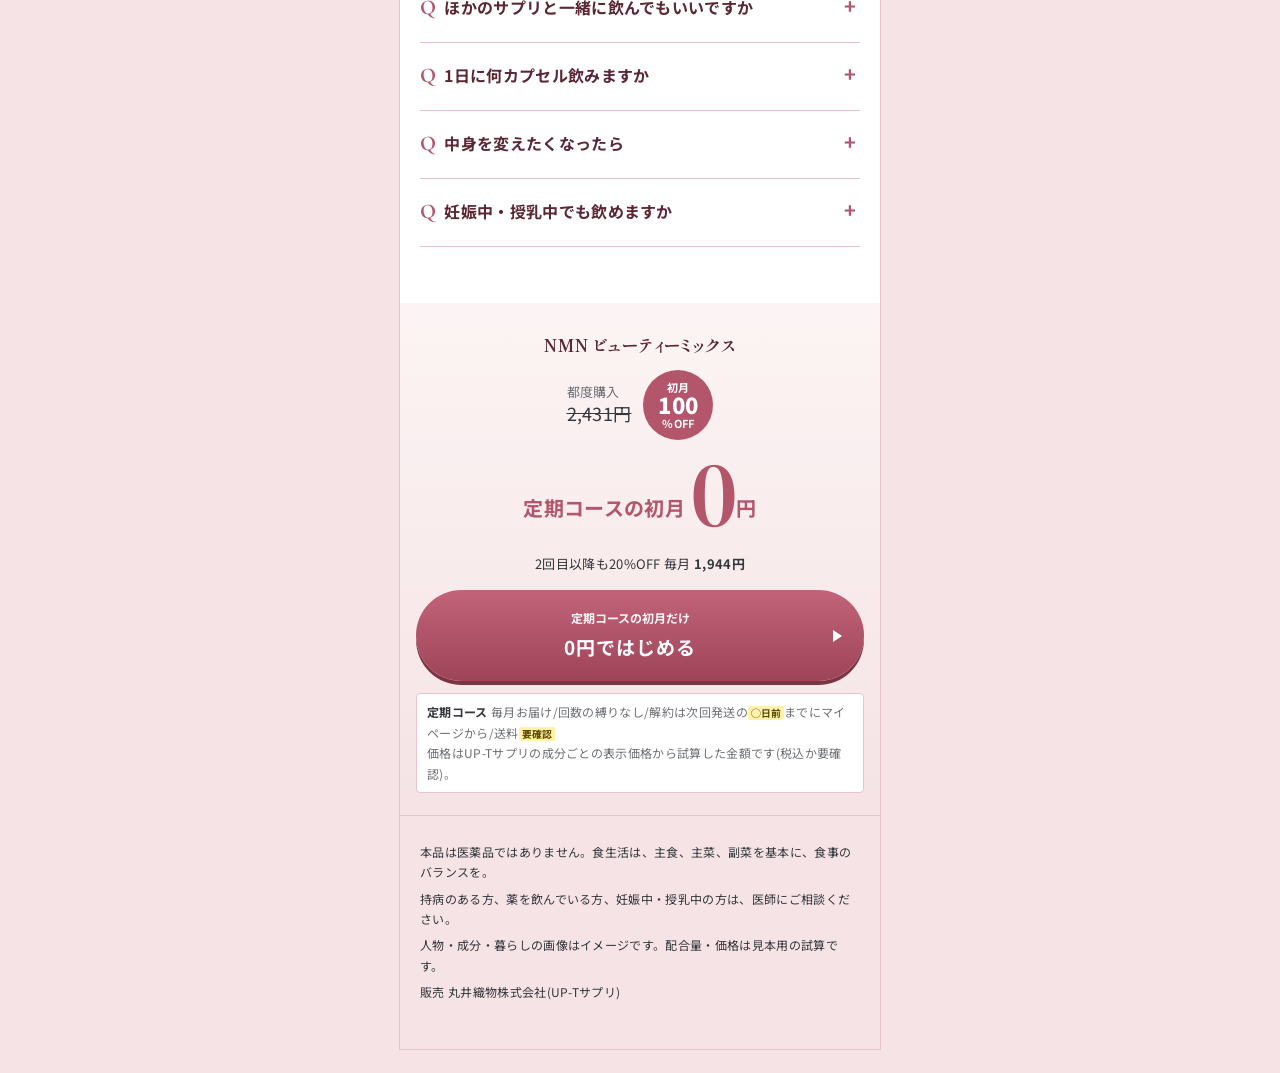
<file: supple-lp-3ff8bff3/biyou.html>
<!doctype html>
<html lang="ja"><head><meta charset="utf-8"><meta name="viewport" content="width=device-width,initial-scale=1"><meta name="robots" content="noindex,nofollow">
<title>【見本】NMN×コラーゲン×ビタミンC×セラミド NMNビューティーミックス|UP-Tサプリ</title>
<meta name="description" content="UP-Tサプリの目的別LPの見本です。美容向けにNMN・コラーゲン・ビタミンC・セラミドを1日分にまとめた配合の提案です。">
<link rel="preconnect" href="https://fonts.googleapis.com"><link rel="preconnect" href="https://fonts.gstatic.com" crossorigin>
<link href="https://fonts.googleapis.com/css2?family=Shippori+Mincho+B1:wght@600;700&family=Cormorant+Garamond:wght@600;700&family=Noto+Sans+JP:wght@400;700&display=swap" rel="stylesheet">
<link rel="stylesheet" href="lp.css?v=20261111b"></head>
<body class="t-biyou"><div class="lp">
<div class="sample"><span>LPの見本(1/3 美容)。黄色の印は、情報をいただいてから入れる所です。</span><a href="index.html">ご提案へ</a></div>

<header class="fv">
 <div class="brand"><img src="img/logo.webp" alt="UP-T Supplement"><span>丸井織物株式会社</span></div>
 <img class="model" src="img/model2_biyou.jpg" alt="">
 <span class="imgnote">画像はイメージです</span>
 <h1 class="copy d"><span class="pre ln">美容のサプリを</span><span class="key ln">1日分に</span><span class="post ln">まとめる</span></h1>
 <div class="combo"><span>NMN</span><i>×</i><span>コラーゲン</span><i>×</i><br><span>ビタミンC</span><i>×</i><span>セラミド</span></div>
 <div class="fvrow"><p class="tate d">何種類も飲まない美容習慣</p><div><p class="pname">石川の自社工場でつくる<b><span class="ln">NMN</span><span class="ln">ビューティーミックス</span></b></p><div class="facts3"><div class="ring">NMN<b>400mg</b></div><div class="ring">コラーゲン<b>500mg</b></div><div class="ring">ビタミンC<b>500mg</b></div></div></div></div>
 <img class="pack" src="img/fukuro.png" alt="UP-Tサプリの袋">
</header>

<section class="offer first" id="offer1">
 <p class="ribbon d"><span>はじめての方へ</span></p>
 <p class="sub d">定期コースの初月だけ</p>
 <p class="now"><span class="big">0</span><span class="yen d">円</span></p>
 <div class="row"><p class="was">都度購入<br><s>2,431円</s></p><div class="tag">初月<b>100</b>%OFF</div><p class="was">2回目以降も<br><b>20%OFF</b></p></div>
 <a class="btn" href="#offer1"><small>定期コースの初月だけ</small>0円ではじめる</a>
 <p class="terms"><b>定期コース</b> 2回目以降 毎月1,944円/回数の縛りなし/解約は次回発送の<span class="tbd">◯日前</span>までにマイページから/送料<span class="tbd">要確認</span><br>価格はUP-Tサプリの成分ごとの表示価格から試算した金額です(税込か要確認)。</p>
</section>

<section class="sec gray vcut">
 <h2 class="h2 d"><span class="s">こんな毎日になっていませんか</span>サプリの袋<br>増えていませんか</h2>
 <figure class="ph"><img src="img/pain_supple.jpg" alt="テーブルに並んだサプリの容器"></figure>
 <ul class="checks"><li>美容のサプリが、棚に3つ以上並んでいる</li><li>どれをいつ飲んだか、分からなくなる日がある</li><li>成分の量まで見て選んだことがない</li><li>気になる成分が増えるたびに、袋も増えていく</li></ul>
</section>

<section class="sec story">
 <p class="q">NMN、コラーゲン、ビタミンC。気になる成分を全部そろえると、袋も、飲む粒も、買い足す日もばらばらになります。</p>
 <figure class="palm"><img src="img/palm.jpg" alt="手のひらにのせたカプセル"></figure>
 <p class="p">UP-Tサプリは、もともとオーダーメイドのサプリをつくる工場です。</p><p class="p">1人ずつ違う配合を量って詰めている設備で、美容のために選ばれることの多い4つを、1日分の量にまとめました。</p><p class="p">袋は1つ、飲むのは毎日同じ1回分です。</p>
 <p class="note" style="clear:both;padding-top:8px">画像はイメージです。</p>
</section>

<section class="sec ing">
 <h2 class="h2 d"><span class="s">1日分に入っているもの</span><span class="k">4</span>つの成分を<br>量まで全部見せます</h2>
 <figure class="ph"><img src="img/biyou_ing.jpg" alt=""><span>画像はイメージです</span></figure>
 <ul class="ingl"><li><span class="n">NMN<small>ニコチンアミドモノヌクレオチド</small></span><span class="mg">400<small>mg</small></span><span class="t">ビタミンB3の仲間からつくられる成分です。</span></li><li><span class="n">コラーゲン<small>フィッシュコラーゲンペプチド</small></span><span class="mg">500<small>mg</small></span><span class="t">魚の皮やうろこのコラーゲンを、細かくしたものです。</span></li><li><span class="n">ビタミンC<small>アスコルビン酸</small></span><span class="mg">500<small>mg</small></span><span class="t">水に溶けるビタミンの一つです。</span></li><li><span class="n">セラミド<small>植物由来</small></span><span class="mg">50<small>mg</small></span><span class="t">肌にもともとある成分と同じ仲間の脂質です。</span></li></ul>
 <div class="kinou"><b>栄養機能食品にする場合の表示の例</b><br>ビタミンCは、皮膚や粘膜の健康維持を助けるとともに、抗酸化作用を持つ栄養素です。<br><span class="note">ビタミンCの量が基準の範囲に入れば、栄養機能食品としてこの一文を表示できます(配合と表示の条件は要確認)。</span></div>
 <p class="note" style="margin-top:10px">量はUP-Tサプリの成分の上限で仮に置いています。最終の配合は要確認です。</p>
</section>

<section class="big1 arch">
 <p class="pre">ビタミンC 500mgは</p>
 <p class="num">4<small>個分</small></p>
 <p class="post">レモン約4個分</p>
 <p class="note">日本食品標準成分表(八訂)のレモン全果100g中100mg、1個約120gで試算。配合量は要確認。</p>
</section>

<section class="sec price-detail">
 <h2 class="h2 d"><span class="s">値段の決め方も見せます</span>成分ごとの価格を<br>足しただけ</h2>
 <div class="pd"><table><tr><td>NMN 400mg</td><td>1,500円</td></tr><tr><td>コラーゲン 500mg</td><td>200円</td></tr><tr><td>ビタミンC 500mg</td><td>200円</td></tr><tr><td>セラミド 50mg</td><td>531円</td></tr><tr class="sum"><td>都度購入の合計</td><td>2,431円</td></tr></table></div>
 <p class="note" style="margin-top:10px">UP-Tサプリの成分ごとの表示価格から試算しています。過剰な広告費を価格に乗せない、工場直営の値付けです。</p>
</section>

<section class="offer" id="offer2">
 <p class="lead d">成分ごとの価格の、さらに初月0円</p>
 <div class="row"><p class="was">都度購入<br><s>2,431円</s></p><div class="tag">初月<b>100</b>%OFF</div></div>
 <p class="now">定期コースの初月 <span class="big">0</span>円</p>
 <p class="then">2回目以降も20%OFF 毎月 <b>1,944円</b></p>
 <a class="btn" href="#offer2"><small>定期コースの初月だけ</small>0円ではじめる</a>
 <p class="terms"><b>定期コース</b> 毎月お届け/回数の縛りなし/解約は次回発送の<span class="tbd">◯日前</span>までにマイページから/送料<span class="tbd">要確認</span><br>価格はUP-Tサプリの成分ごとの表示価格から試算した金額です(税込か要確認)。</p>
</section>

<section class="sec fac-sec">
 <h2 class="h2 d"><span class="s">石川の自社工場</span>量って 詰めて<br>届けるまで自社で</h2>
 <div class="fac">
  <figure><img src="img/keiryo.png" alt="原料を計量する作業"><figcaption>原料を1日分ずつ量る</figcaption></figure>
  <figure><img src="img/juten.png" alt="カプセルの充填"><figcaption>カプセルに詰める</figcaption></figure>
  <figure><img src="img/sakkin.jpg" alt="器具の殺菌"><figcaption>器具を殺菌する</figcaption></figure>
 </div>
 <ul class="facts"><li><span>品質の管理</span><span>GMPの考え方に沿って、温度・湿度・空気を管理</span></li><li><span>つくり方</span><span>ご注文を受けてからつくり、3営業日以内に発送</span></li><li><span>工場</span><span>石川県 <span class="tbd">所在地 要確認</span></span></li></ul>
 <div class="doc"><img src="img/kanshu.webp" alt="監修医 小幡史明"><div><p style="color:var(--ac);font-weight:700">UP-Tサプリ 監修</p><p class="nm">小幡 史明</p><p>医療法人幸裕会 天下茶屋内科クリニック 理事長<br>監修の範囲 <span class="tbd">要確認</span></p></div></div>
 <p class="note" style="margin-top:12px">工場の写真は仮です。本番は撮影します。</p>
</section>

<section class="sec quiz">
 <h2 class="h2 d"><span class="s">1分で終わります</span>3つの質問に<br>答えてみてください</h2>
 <div class="qbox"><p class="qq"><b>Q1</b>いま飲んでいる美容のサプリは何種類ですか</p><div class="opts" data-q="0"><button type="button" aria-pressed="false">飲んでいない</button><button type="button" aria-pressed="false">1〜2種類</button><button type="button" aria-pressed="false">3種類以上</button></div></div><div class="qbox"><p class="qq"><b>Q2</b>サプリを選ぶとき、いちばん大事にすることは</p><div class="opts" data-q="1"><button type="button" aria-pressed="false">成分の量</button><button type="button" aria-pressed="false">続けやすい価格</button><button type="button" aria-pressed="false">どこで作られているか</button></div></div><div class="qbox"><p class="qq"><b>Q3</b>飲むタイミングは決めていますか</p><div class="opts" data-q="2"><button type="button" aria-pressed="false">朝に飲む</button><button type="button" aria-pressed="false">夜に飲む</button><button type="button" aria-pressed="false">決めていない</button></div></div>
 <button class="qdone" type="button" disabled>回答を完了する</button>
 <div class="qres" id="qres"><p class="d" style="font-size:19px;color:var(--deep)">お答えいただき<br>ありがとうございます</p><p>毎日同じ時間に飲める1日分の配合として<br><b>NMN ビューティーミックス</b>をおすすめします。</p><a class="btn" href="#offer3"><small>定期コースの初月だけ</small>0円ではじめる</a></div>
 <p class="note" style="margin-top:10px">質問は暮らし方と選び方についてです。体の状態はお聞きしません。</p>
</section>

<section class="sec promise slant">
 <h2 class="h2 d"><span class="s">定期コースでしょ と思った方へ</span>縛りはありません</h2>
 <div class="prom"><div><b>なし</b>回数の縛り</div><div><b>変更OK</b>成分と届く間隔</div><div><b><span class="tbd">◯日前</span></b>までに解約</div></div>
 <p class="p">回数の決まりはありません。<br>成分の内容と届く間隔は、マイページからいつでも変えられます。<br>解約は、次回発送の<span class="tbd">◯日前</span>までにマイページから手続きできます。</p>
</section>

<section class="sec faq">
 <h2 class="h2 d"><span class="s">よくある質問</span>はじめる前に</h2>
 <details><summary>ほかのサプリと一緒に飲んでもいいですか</summary><p>同じ成分が重ならないように、成分表の量を確かめてください。ビタミンCは、ほかのサプリにも入っていることが多い成分です。</p></details><details><summary>1日に何カプセル飲みますか</summary><p>1日分の量に合わせて、カプセルの数が決まります。<span class="tbd">◯カプセル(要確認)</span></p></details><details><summary>中身を変えたくなったら</summary><p>マイページから、成分の内容と届く間隔を変えられます。オーダーメイドのコースで、成分を足したり減らしたりもできます。</p></details><details><summary>妊娠中・授乳中でも飲めますか</summary><p>成分によって控えたほうがよいものがあります。始める前に医師にご相談ください。</p></details>
</section>

<section class="offer" id="offer3">
 <p class="lead d">NMN ビューティーミックス</p>
 <div class="row"><p class="was">都度購入<br><s>2,431円</s></p><div class="tag">初月<b>100</b>%OFF</div></div>
 <p class="now">定期コースの初月 <span class="big">0</span>円</p>
 <p class="then">2回目以降も20%OFF 毎月 <b>1,944円</b></p>
 <a class="btn" href="#offer3"><small>定期コースの初月だけ</small>0円ではじめる</a>
 <p class="terms"><b>定期コース</b> 毎月お届け/回数の縛りなし/解約は次回発送の<span class="tbd">◯日前</span>までにマイページから/送料<span class="tbd">要確認</span><br>価格はUP-Tサプリの成分ごとの表示価格から試算した金額です(税込か要確認)。</p>
</section>

<footer class="foot">
 <p>本品は医薬品ではありません。食生活は、主食、主菜、副菜を基本に、食事のバランスを。</p>
 <p>持病のある方、薬を飲んでいる方、妊娠中・授乳中の方は、医師にご相談ください。</p>
 <p>人物・成分・暮らしの画像はイメージです。配合量・価格は見本用の試算です。</p>
 <p>販売 丸井織物株式会社(UP-Tサプリ)</p>
</footer>
</div>
<script>
document.querySelectorAll('.opts').forEach(g=>g.addEventListener('click',e=>{const b=e.target.closest('button');if(!b)return;g.querySelectorAll('button').forEach(x=>x.setAttribute('aria-pressed','false'));b.setAttribute('aria-pressed','true');const done=[...document.querySelectorAll('.opts')].every(o=>o.querySelector('[aria-pressed=true]'));document.querySelector('.qdone').disabled=!done;}));
document.querySelector('.qdone').addEventListener('click',()=>{const r=document.getElementById('qres');r.classList.add('on');r.scrollIntoView({behavior:'smooth',block:'center'});});
</script>
</body></html>
</file>
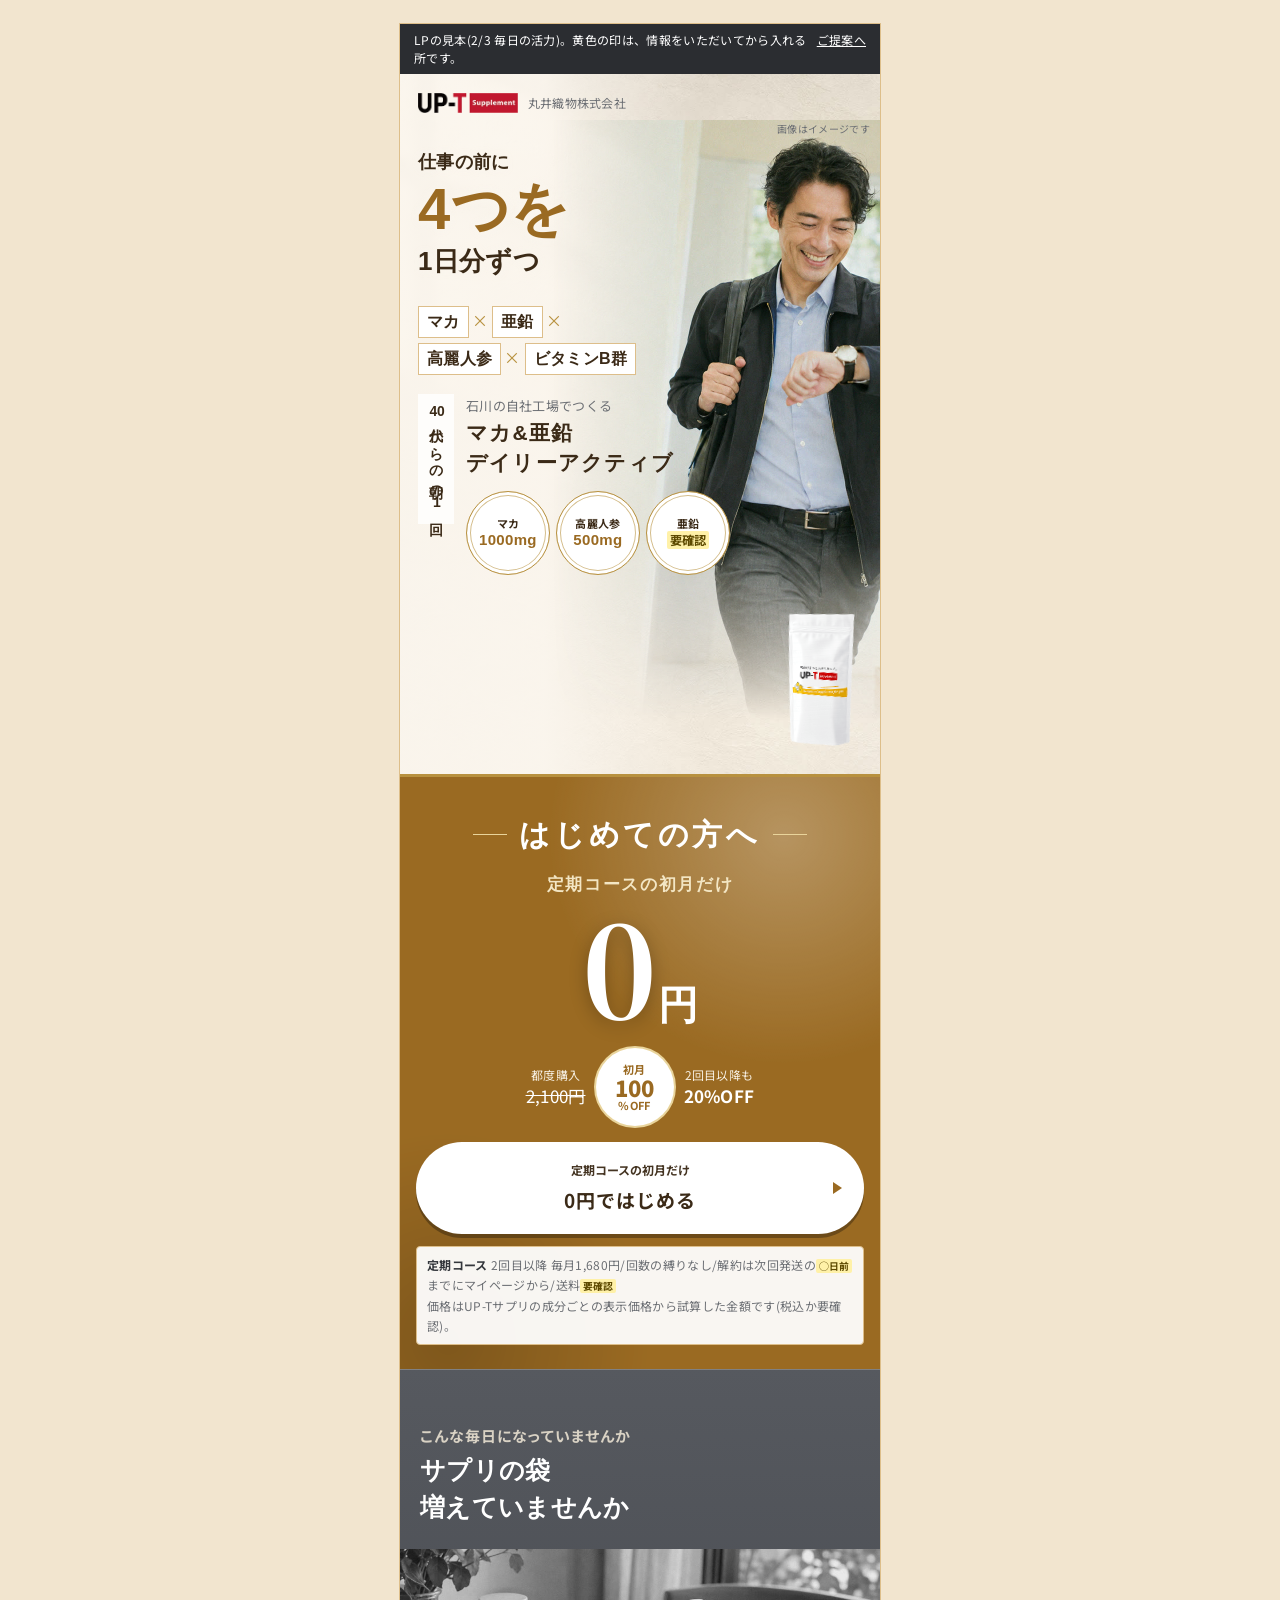
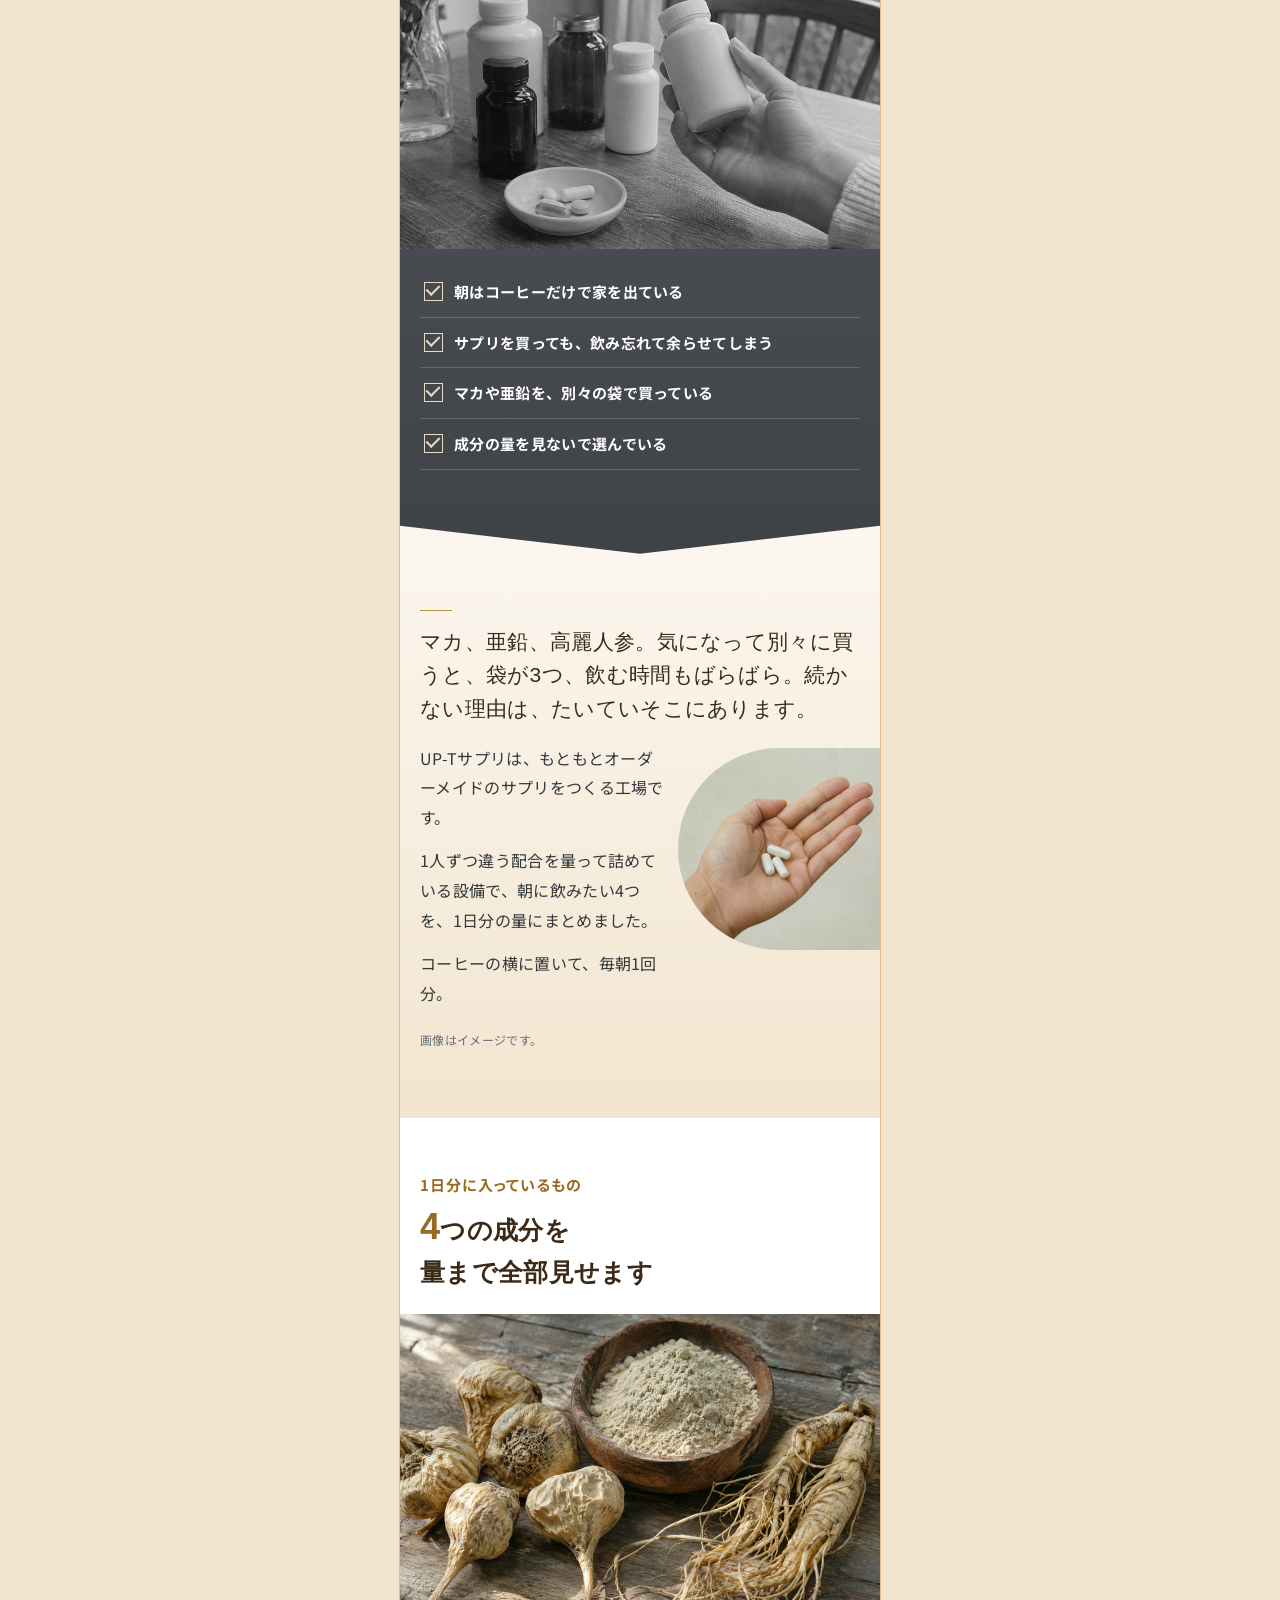
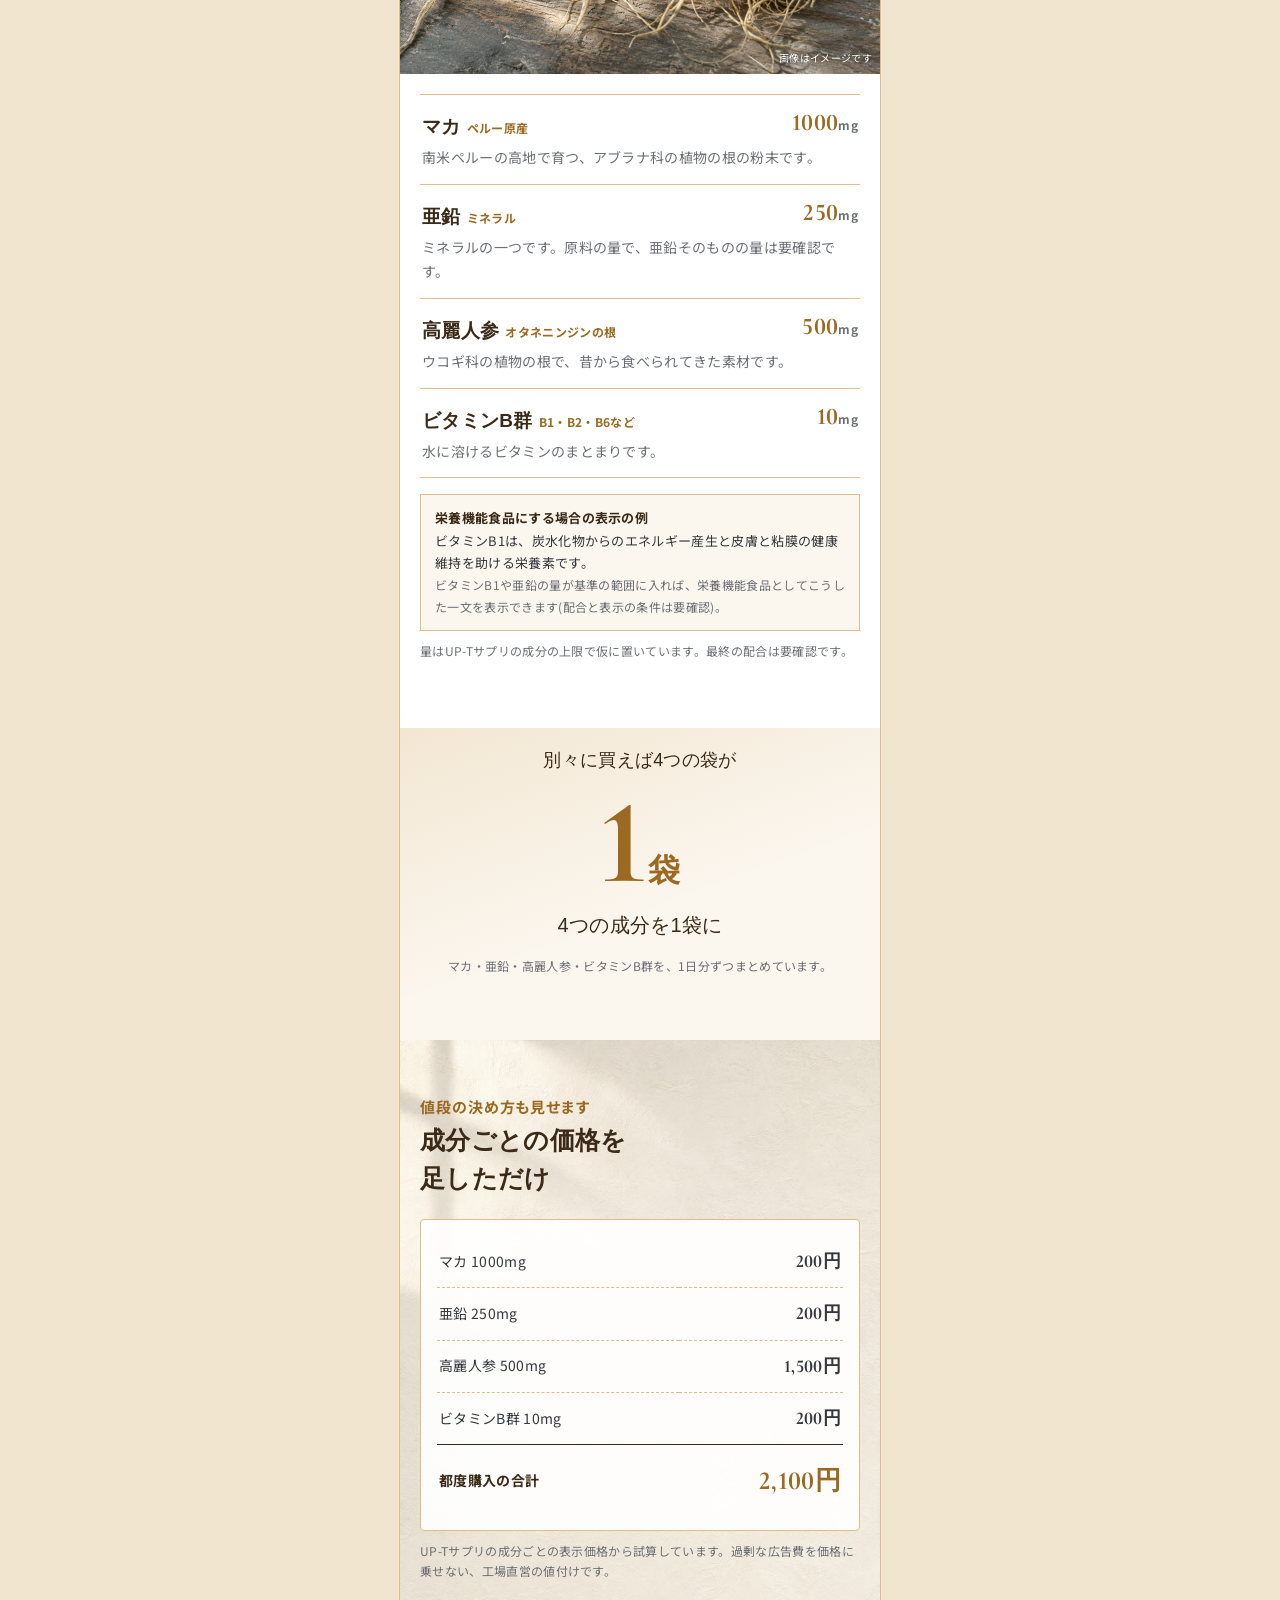
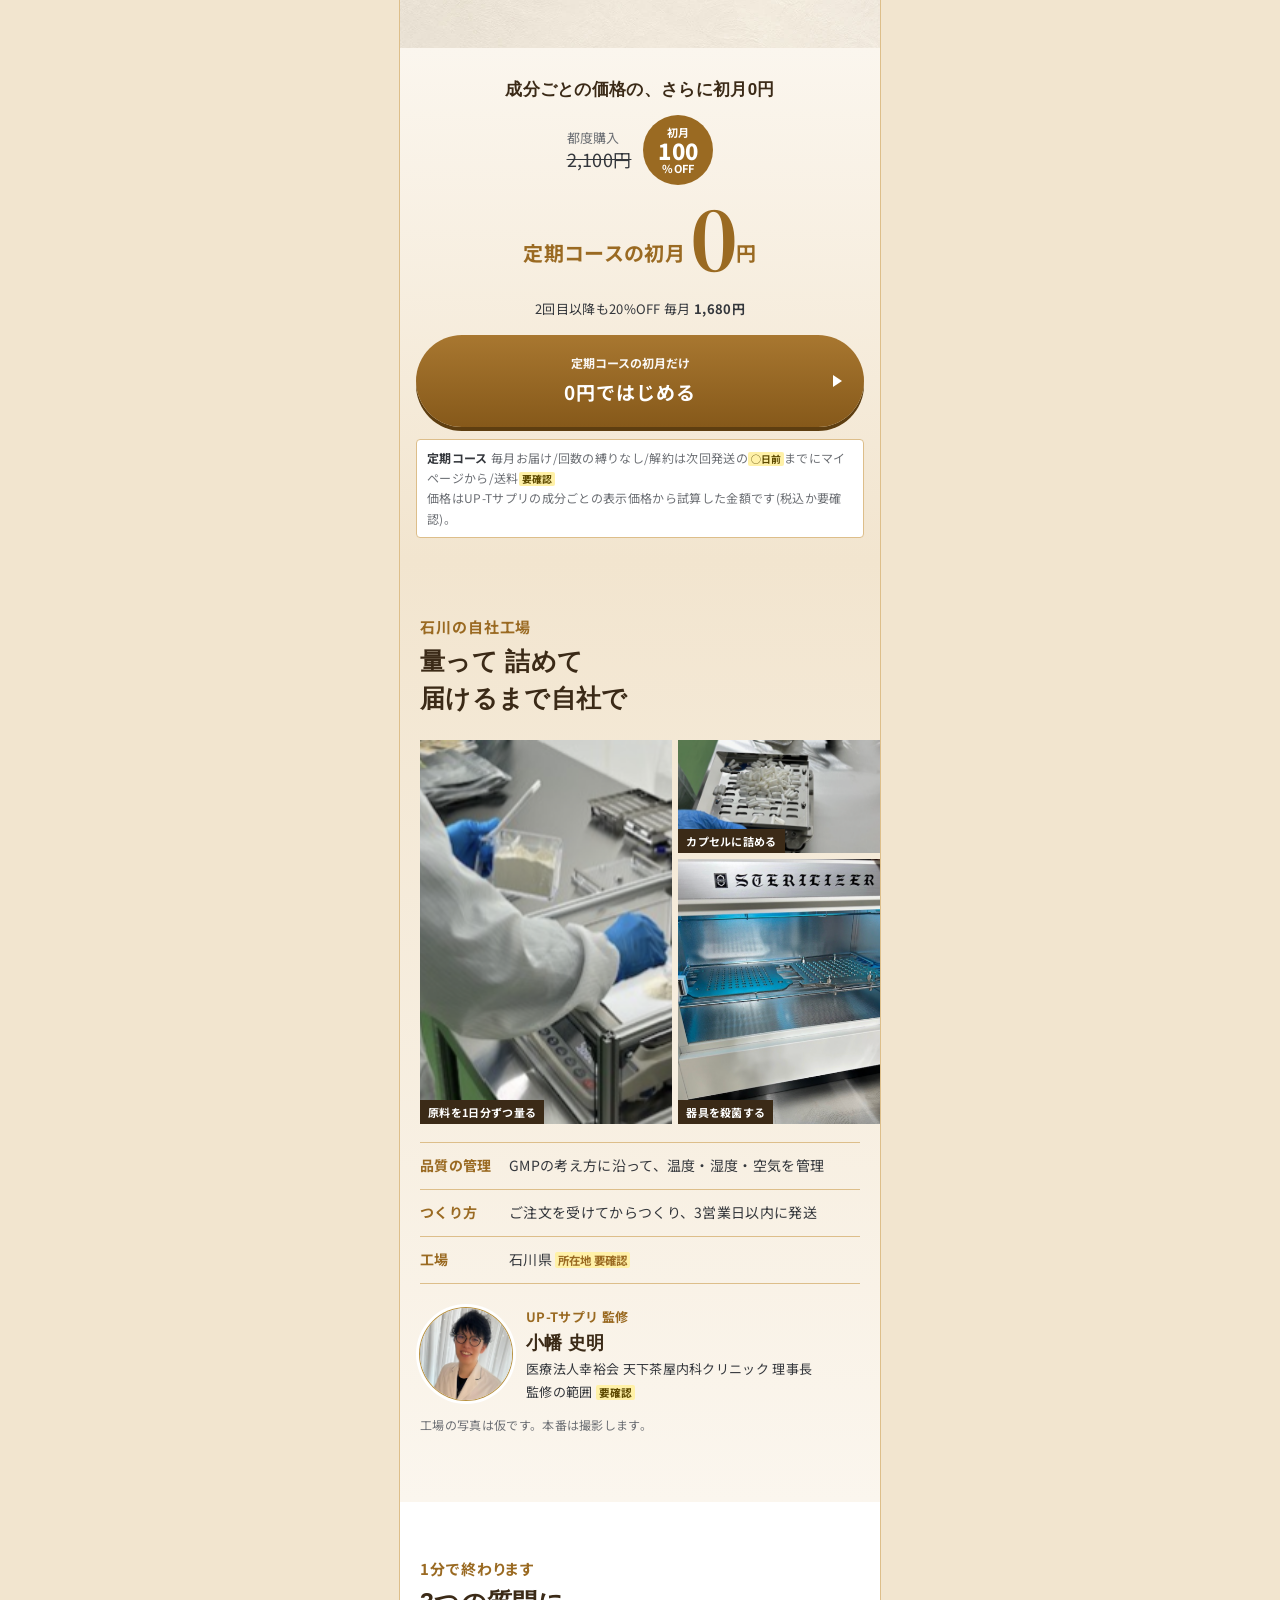
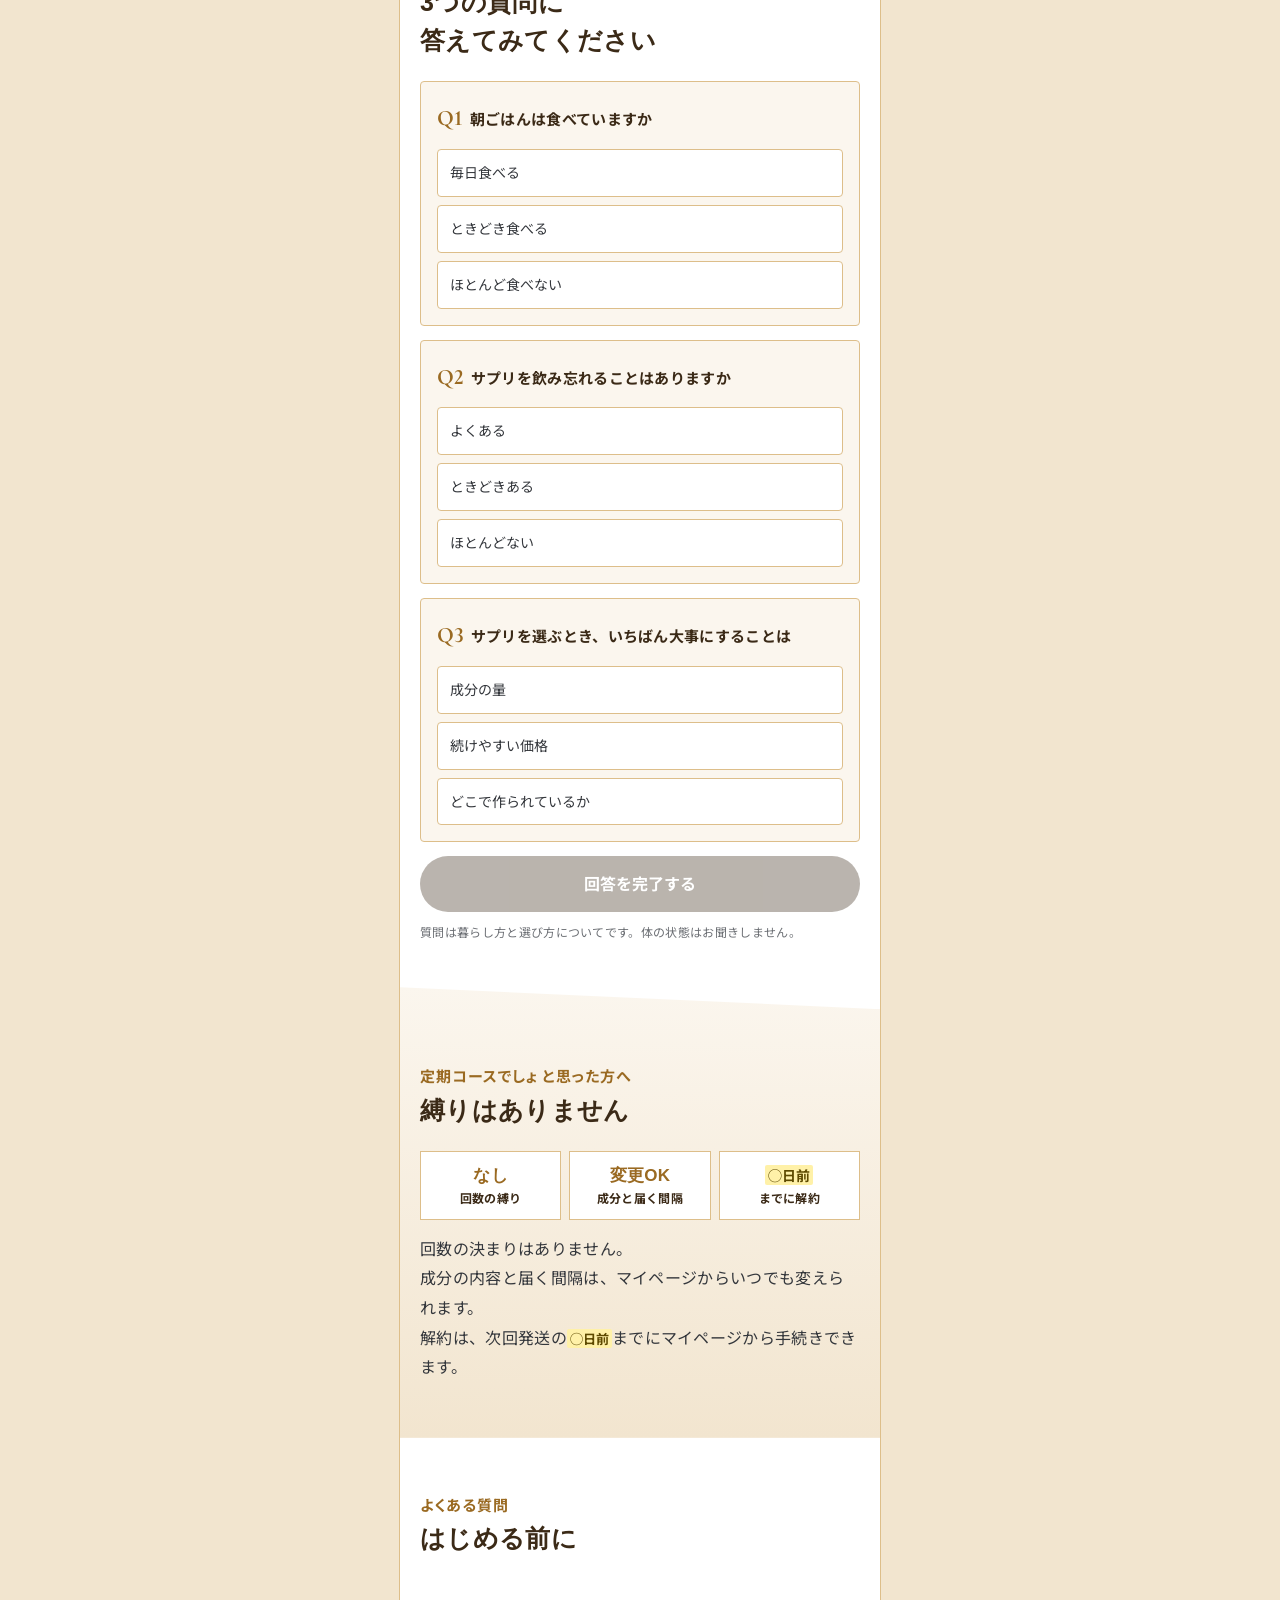
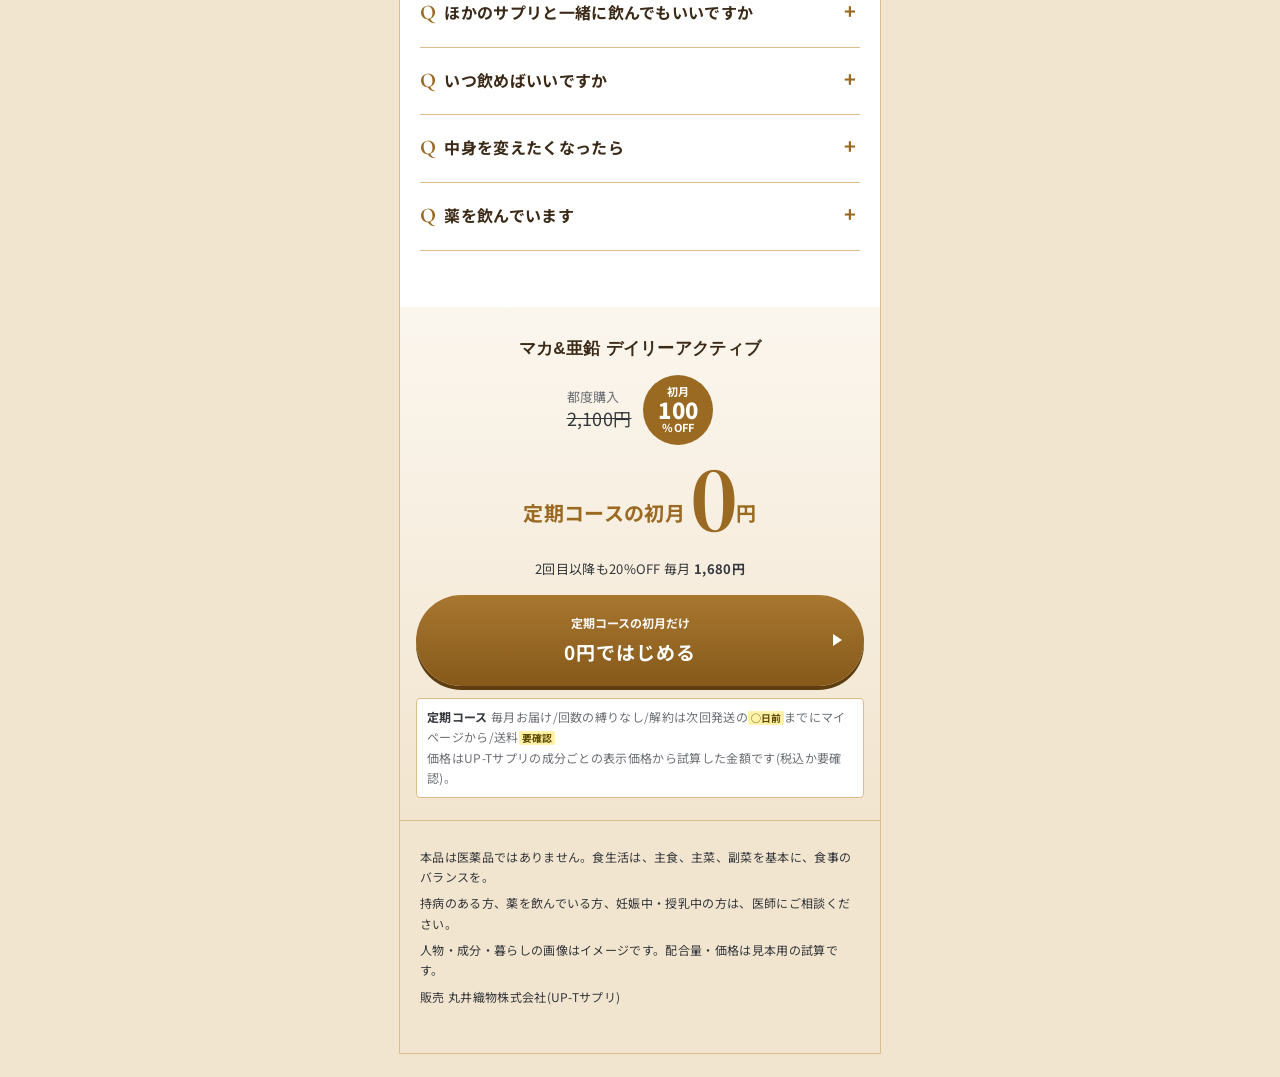
<file: supple-lp-3ff8bff3/katsuryoku.html>
<!doctype html>
<html lang="ja"><head><meta charset="utf-8"><meta name="viewport" content="width=device-width,initial-scale=1"><meta name="robots" content="noindex,nofollow">
<title>【見本】マカ×亜鉛×高麗人参×ビタミンB群 マカ&亜鉛 デイリーアクティブ|UP-Tサプリ</title>
<meta name="description" content="UP-Tサプリの目的別LPの見本です。毎日の活力向けにマカ・亜鉛・高麗人参・ビタミンB群を1日分にまとめた配合の提案です。">
<link rel="preconnect" href="https://fonts.googleapis.com"><link rel="preconnect" href="https://fonts.gstatic.com" crossorigin>
<link href="https://fonts.googleapis.com/css2?family=Zen+Kaku+Gothic+New:wght@700;900&family=Cormorant+Garamond:wght@600;700&family=Noto+Sans+JP:wght@400;700&display=swap" rel="stylesheet">
<link rel="stylesheet" href="lp.css?v=20261111b"></head>
<body class="t-katsu"><div class="lp">
<div class="sample"><span>LPの見本(2/3 毎日の活力)。黄色の印は、情報をいただいてから入れる所です。</span><a href="index.html">ご提案へ</a></div>

<header class="fv">
 <div class="brand"><img src="img/logo.webp" alt="UP-T Supplement"><span>丸井織物株式会社</span></div>
 <img class="model" src="img/model2_katsuryoku.jpg" alt="">
 <span class="imgnote">画像はイメージです</span>
 <h1 class="copy d"><span class="pre ln">仕事の前に</span><span class="key ln">4つを</span><span class="post ln">1日分ずつ</span></h1>
 <div class="combo"><span>マカ</span><i>×</i><span>亜鉛</span><i>×</i><br><span>高麗人参</span><i>×</i><span>ビタミンB群</span></div>
 <div class="fvrow"><p class="tate d"><span class="tcy">40</span>代からの朝の1回</p><div><p class="pname">石川の自社工場でつくる<b><span class="ln">マカ&亜鉛</span><span class="ln">デイリーアクティブ</span></b></p><div class="facts3"><div class="ring">マカ<b>1000mg</b></div><div class="ring">高麗人参<b>500mg</b></div><div class="ring">亜鉛<b><span class="tbd">要確認</span></b></div></div></div></div>
 <img class="pack" src="img/fukuro.png" alt="UP-Tサプリの袋">
</header>

<section class="offer first" id="offer1">
 <p class="ribbon d"><span>はじめての方へ</span></p>
 <p class="sub d">定期コースの初月だけ</p>
 <p class="now"><span class="big">0</span><span class="yen d">円</span></p>
 <div class="row"><p class="was">都度購入<br><s>2,100円</s></p><div class="tag">初月<b>100</b>%OFF</div><p class="was">2回目以降も<br><b>20%OFF</b></p></div>
 <a class="btn" href="#offer1"><small>定期コースの初月だけ</small>0円ではじめる</a>
 <p class="terms"><b>定期コース</b> 2回目以降 毎月1,680円/回数の縛りなし/解約は次回発送の<span class="tbd">◯日前</span>までにマイページから/送料<span class="tbd">要確認</span><br>価格はUP-Tサプリの成分ごとの表示価格から試算した金額です(税込か要確認)。</p>
</section>

<section class="sec gray vcut">
 <h2 class="h2 d"><span class="s">こんな毎日になっていませんか</span>サプリの袋<br>増えていませんか</h2>
 <figure class="ph"><img src="img/pain_supple.jpg" alt="テーブルに並んだサプリの容器"></figure>
 <ul class="checks"><li>朝はコーヒーだけで家を出ている</li><li>サプリを買っても、飲み忘れて余らせてしまう</li><li>マカや亜鉛を、別々の袋で買っている</li><li>成分の量を見ないで選んでいる</li></ul>
</section>

<section class="sec story">
 <p class="q">マカ、亜鉛、高麗人参。気になって別々に買うと、袋が3つ、飲む時間もばらばら。続かない理由は、たいていそこにあります。</p>
 <figure class="palm"><img src="img/palm.jpg" alt="手のひらにのせたカプセル"></figure>
 <p class="p">UP-Tサプリは、もともとオーダーメイドのサプリをつくる工場です。</p><p class="p">1人ずつ違う配合を量って詰めている設備で、朝に飲みたい4つを、1日分の量にまとめました。</p><p class="p">コーヒーの横に置いて、毎朝1回分。</p>
 <p class="note" style="clear:both;padding-top:8px">画像はイメージです。</p>
</section>

<section class="sec ing">
 <h2 class="h2 d"><span class="s">1日分に入っているもの</span><span class="k">4</span>つの成分を<br>量まで全部見せます</h2>
 <figure class="ph"><img src="img/katsuryoku_ing.jpg" alt=""><span>画像はイメージです</span></figure>
 <ul class="ingl"><li><span class="n">マカ<small>ペルー原産</small></span><span class="mg">1000<small>mg</small></span><span class="t">南米ペルーの高地で育つ、アブラナ科の植物の根の粉末です。</span></li><li><span class="n">亜鉛<small>ミネラル</small></span><span class="mg">250<small>mg</small></span><span class="t">ミネラルの一つです。原料の量で、亜鉛そのものの量は要確認です。</span></li><li><span class="n">高麗人参<small>オタネニンジンの根</small></span><span class="mg">500<small>mg</small></span><span class="t">ウコギ科の植物の根で、昔から食べられてきた素材です。</span></li><li><span class="n">ビタミンB群<small>B1・B2・B6など</small></span><span class="mg">10<small>mg</small></span><span class="t">水に溶けるビタミンのまとまりです。</span></li></ul>
 <div class="kinou"><b>栄養機能食品にする場合の表示の例</b><br>ビタミンB1は、炭水化物からのエネルギー産生と皮膚と粘膜の健康維持を助ける栄養素です。<br><span class="note">ビタミンB1や亜鉛の量が基準の範囲に入れば、栄養機能食品としてこうした一文を表示できます(配合と表示の条件は要確認)。</span></div>
 <p class="note" style="margin-top:10px">量はUP-Tサプリの成分の上限で仮に置いています。最終の配合は要確認です。</p>
</section>

<section class="big1 arch">
 <p class="pre">別々に買えば4つの袋が</p>
 <p class="num">1<small>袋</small></p>
 <p class="post">4つの成分を1袋に</p>
 <p class="note">マカ・亜鉛・高麗人参・ビタミンB群を、1日分ずつまとめています。</p>
</section>

<section class="sec price-detail">
 <h2 class="h2 d"><span class="s">値段の決め方も見せます</span>成分ごとの価格を<br>足しただけ</h2>
 <div class="pd"><table><tr><td>マカ 1000mg</td><td>200円</td></tr><tr><td>亜鉛 250mg</td><td>200円</td></tr><tr><td>高麗人参 500mg</td><td>1,500円</td></tr><tr><td>ビタミンB群 10mg</td><td>200円</td></tr><tr class="sum"><td>都度購入の合計</td><td>2,100円</td></tr></table></div>
 <p class="note" style="margin-top:10px">UP-Tサプリの成分ごとの表示価格から試算しています。過剰な広告費を価格に乗せない、工場直営の値付けです。</p>
</section>

<section class="offer" id="offer2">
 <p class="lead d">成分ごとの価格の、さらに初月0円</p>
 <div class="row"><p class="was">都度購入<br><s>2,100円</s></p><div class="tag">初月<b>100</b>%OFF</div></div>
 <p class="now">定期コースの初月 <span class="big">0</span>円</p>
 <p class="then">2回目以降も20%OFF 毎月 <b>1,680円</b></p>
 <a class="btn" href="#offer2"><small>定期コースの初月だけ</small>0円ではじめる</a>
 <p class="terms"><b>定期コース</b> 毎月お届け/回数の縛りなし/解約は次回発送の<span class="tbd">◯日前</span>までにマイページから/送料<span class="tbd">要確認</span><br>価格はUP-Tサプリの成分ごとの表示価格から試算した金額です(税込か要確認)。</p>
</section>

<section class="sec fac-sec">
 <h2 class="h2 d"><span class="s">石川の自社工場</span>量って 詰めて<br>届けるまで自社で</h2>
 <div class="fac">
  <figure><img src="img/keiryo.png" alt="原料を計量する作業"><figcaption>原料を1日分ずつ量る</figcaption></figure>
  <figure><img src="img/juten.png" alt="カプセルの充填"><figcaption>カプセルに詰める</figcaption></figure>
  <figure><img src="img/sakkin.jpg" alt="器具の殺菌"><figcaption>器具を殺菌する</figcaption></figure>
 </div>
 <ul class="facts"><li><span>品質の管理</span><span>GMPの考え方に沿って、温度・湿度・空気を管理</span></li><li><span>つくり方</span><span>ご注文を受けてからつくり、3営業日以内に発送</span></li><li><span>工場</span><span>石川県 <span class="tbd">所在地 要確認</span></span></li></ul>
 <div class="doc"><img src="img/kanshu.webp" alt="監修医 小幡史明"><div><p style="color:var(--ac);font-weight:700">UP-Tサプリ 監修</p><p class="nm">小幡 史明</p><p>医療法人幸裕会 天下茶屋内科クリニック 理事長<br>監修の範囲 <span class="tbd">要確認</span></p></div></div>
 <p class="note" style="margin-top:12px">工場の写真は仮です。本番は撮影します。</p>
</section>

<section class="sec quiz">
 <h2 class="h2 d"><span class="s">1分で終わります</span>3つの質問に<br>答えてみてください</h2>
 <div class="qbox"><p class="qq"><b>Q1</b>朝ごはんは食べていますか</p><div class="opts" data-q="0"><button type="button" aria-pressed="false">毎日食べる</button><button type="button" aria-pressed="false">ときどき食べる</button><button type="button" aria-pressed="false">ほとんど食べない</button></div></div><div class="qbox"><p class="qq"><b>Q2</b>サプリを飲み忘れることはありますか</p><div class="opts" data-q="1"><button type="button" aria-pressed="false">よくある</button><button type="button" aria-pressed="false">ときどきある</button><button type="button" aria-pressed="false">ほとんどない</button></div></div><div class="qbox"><p class="qq"><b>Q3</b>サプリを選ぶとき、いちばん大事にすることは</p><div class="opts" data-q="2"><button type="button" aria-pressed="false">成分の量</button><button type="button" aria-pressed="false">続けやすい価格</button><button type="button" aria-pressed="false">どこで作られているか</button></div></div>
 <button class="qdone" type="button" disabled>回答を完了する</button>
 <div class="qres" id="qres"><p class="d" style="font-size:19px;color:var(--deep)">お答えいただき<br>ありがとうございます</p><p>毎日同じ時間に飲める1日分の配合として<br><b>マカ&亜鉛 デイリーアクティブ</b>をおすすめします。</p><a class="btn" href="#offer3"><small>定期コースの初月だけ</small>0円ではじめる</a></div>
 <p class="note" style="margin-top:10px">質問は暮らし方と選び方についてです。体の状態はお聞きしません。</p>
</section>

<section class="sec promise slant">
 <h2 class="h2 d"><span class="s">定期コースでしょ と思った方へ</span>縛りはありません</h2>
 <div class="prom"><div><b>なし</b>回数の縛り</div><div><b>変更OK</b>成分と届く間隔</div><div><b><span class="tbd">◯日前</span></b>までに解約</div></div>
 <p class="p">回数の決まりはありません。<br>成分の内容と届く間隔は、マイページからいつでも変えられます。<br>解約は、次回発送の<span class="tbd">◯日前</span>までにマイページから手続きできます。</p>
</section>

<section class="sec faq">
 <h2 class="h2 d"><span class="s">よくある質問</span>はじめる前に</h2>
 <details><summary>ほかのサプリと一緒に飲んでもいいですか</summary><p>同じ成分が重ならないように、成分表の量を確かめてください。亜鉛は、ほかのサプリにも入っていることが多い成分です。</p></details><details><summary>いつ飲めばいいですか</summary><p>時間の決まりはありません。朝など、毎日同じ時間に飲むと続けやすくなります。</p></details><details><summary>中身を変えたくなったら</summary><p>マイページから、成分の内容と届く間隔を変えられます。</p></details><details><summary>薬を飲んでいます</summary><p>持病のある方、薬を飲んでいる方は、始める前に医師か薬剤師にご相談ください。</p></details>
</section>

<section class="offer" id="offer3">
 <p class="lead d">マカ&亜鉛 デイリーアクティブ</p>
 <div class="row"><p class="was">都度購入<br><s>2,100円</s></p><div class="tag">初月<b>100</b>%OFF</div></div>
 <p class="now">定期コースの初月 <span class="big">0</span>円</p>
 <p class="then">2回目以降も20%OFF 毎月 <b>1,680円</b></p>
 <a class="btn" href="#offer3"><small>定期コースの初月だけ</small>0円ではじめる</a>
 <p class="terms"><b>定期コース</b> 毎月お届け/回数の縛りなし/解約は次回発送の<span class="tbd">◯日前</span>までにマイページから/送料<span class="tbd">要確認</span><br>価格はUP-Tサプリの成分ごとの表示価格から試算した金額です(税込か要確認)。</p>
</section>

<footer class="foot">
 <p>本品は医薬品ではありません。食生活は、主食、主菜、副菜を基本に、食事のバランスを。</p>
 <p>持病のある方、薬を飲んでいる方、妊娠中・授乳中の方は、医師にご相談ください。</p>
 <p>人物・成分・暮らしの画像はイメージです。配合量・価格は見本用の試算です。</p>
 <p>販売 丸井織物株式会社(UP-Tサプリ)</p>
</footer>
</div>
<script>
document.querySelectorAll('.opts').forEach(g=>g.addEventListener('click',e=>{const b=e.target.closest('button');if(!b)return;g.querySelectorAll('button').forEach(x=>x.setAttribute('aria-pressed','false'));b.setAttribute('aria-pressed','true');const done=[...document.querySelectorAll('.opts')].every(o=>o.querySelector('[aria-pressed=true]'));document.querySelector('.qdone').disabled=!done;}));
document.querySelector('.qdone').addEventListener('click',()=>{const r=document.getElementById('qres');r.classList.add('on');r.scrollIntoView({behavior:'smooth',block:'center'});});
</script>
</body></html>
</file>
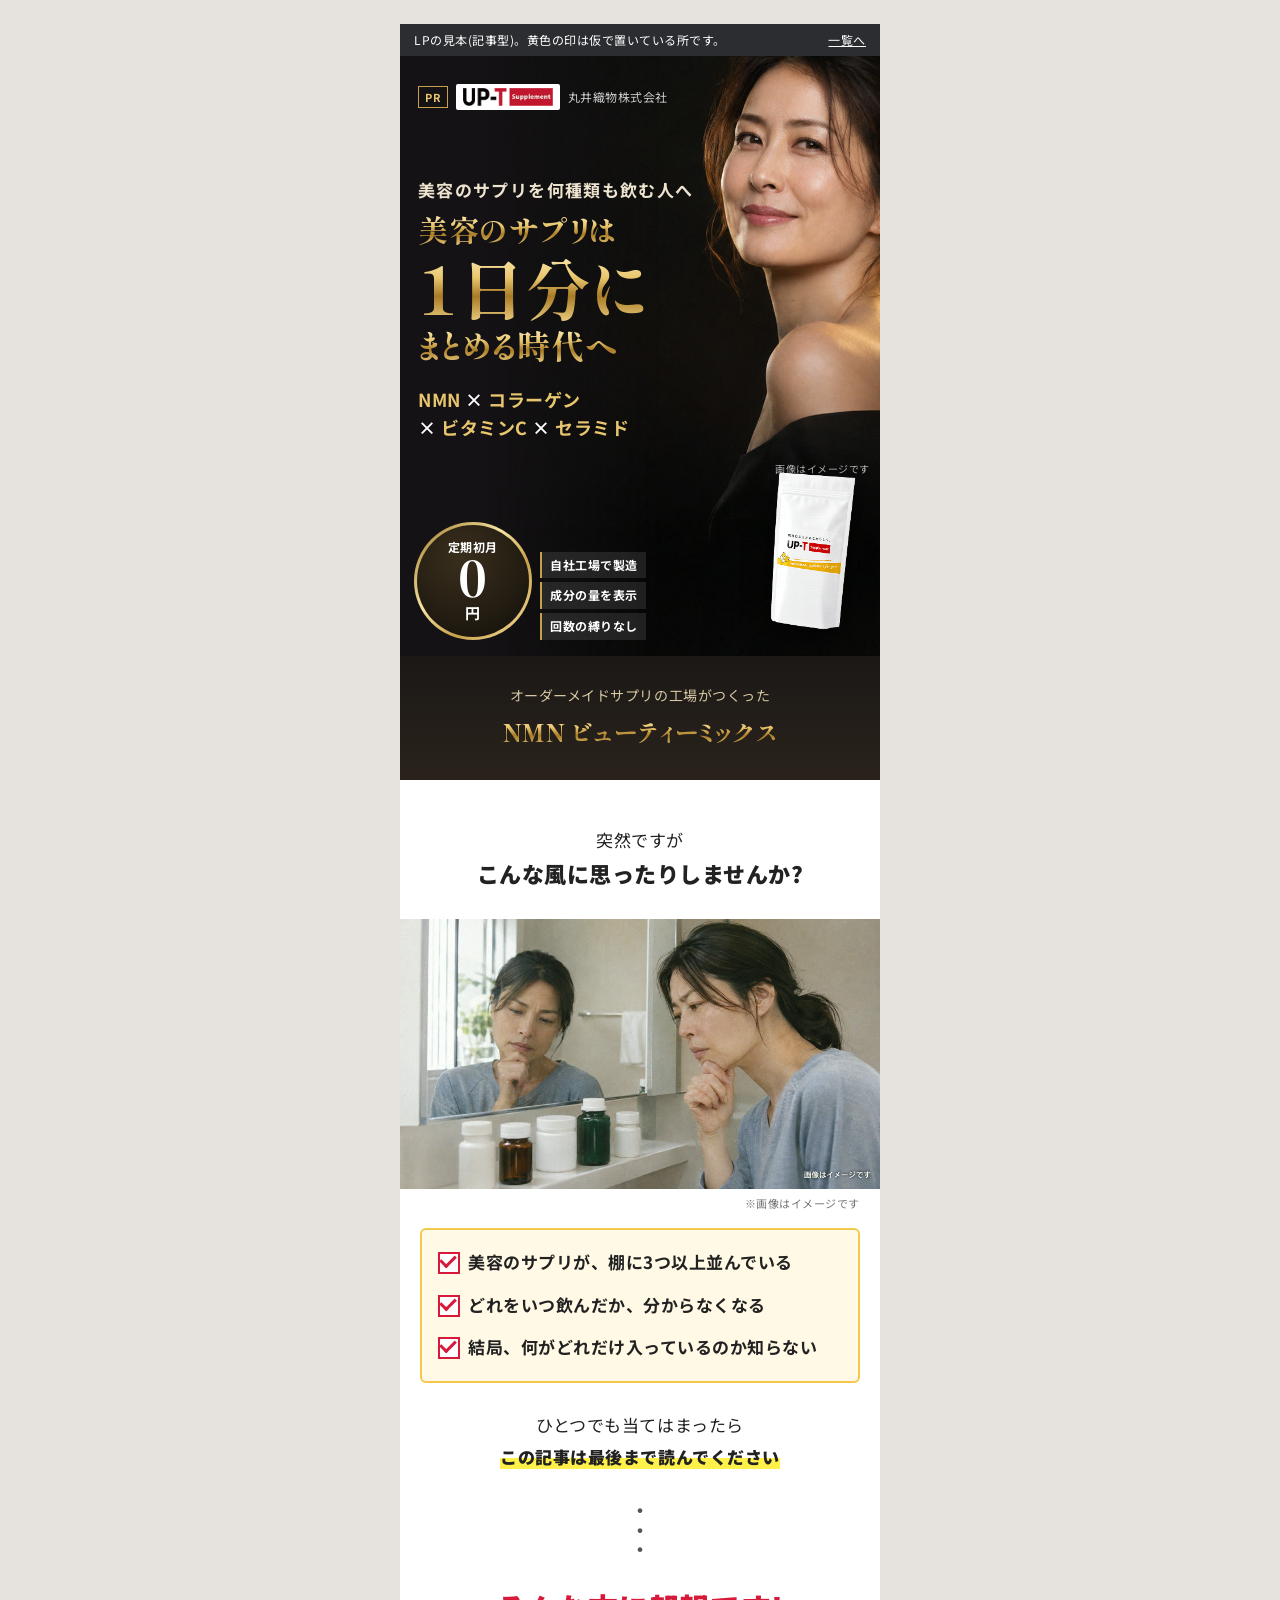
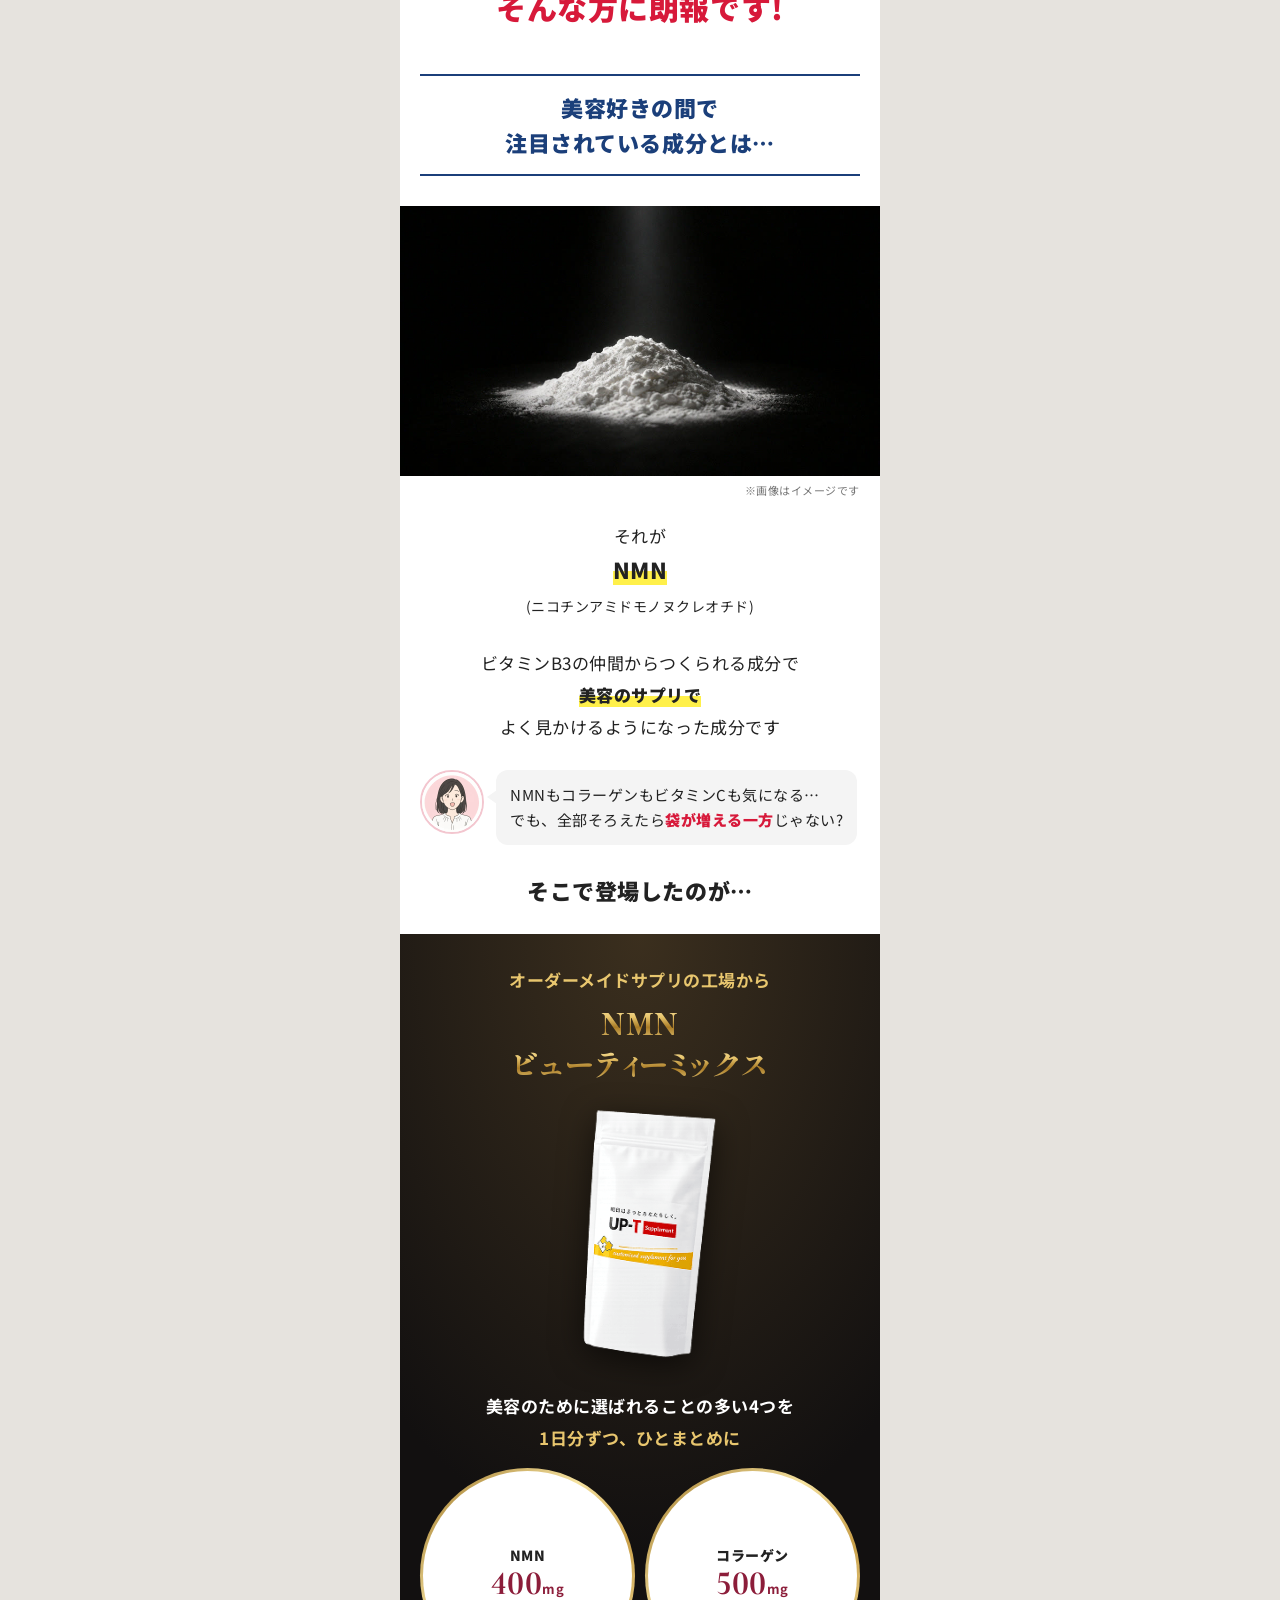
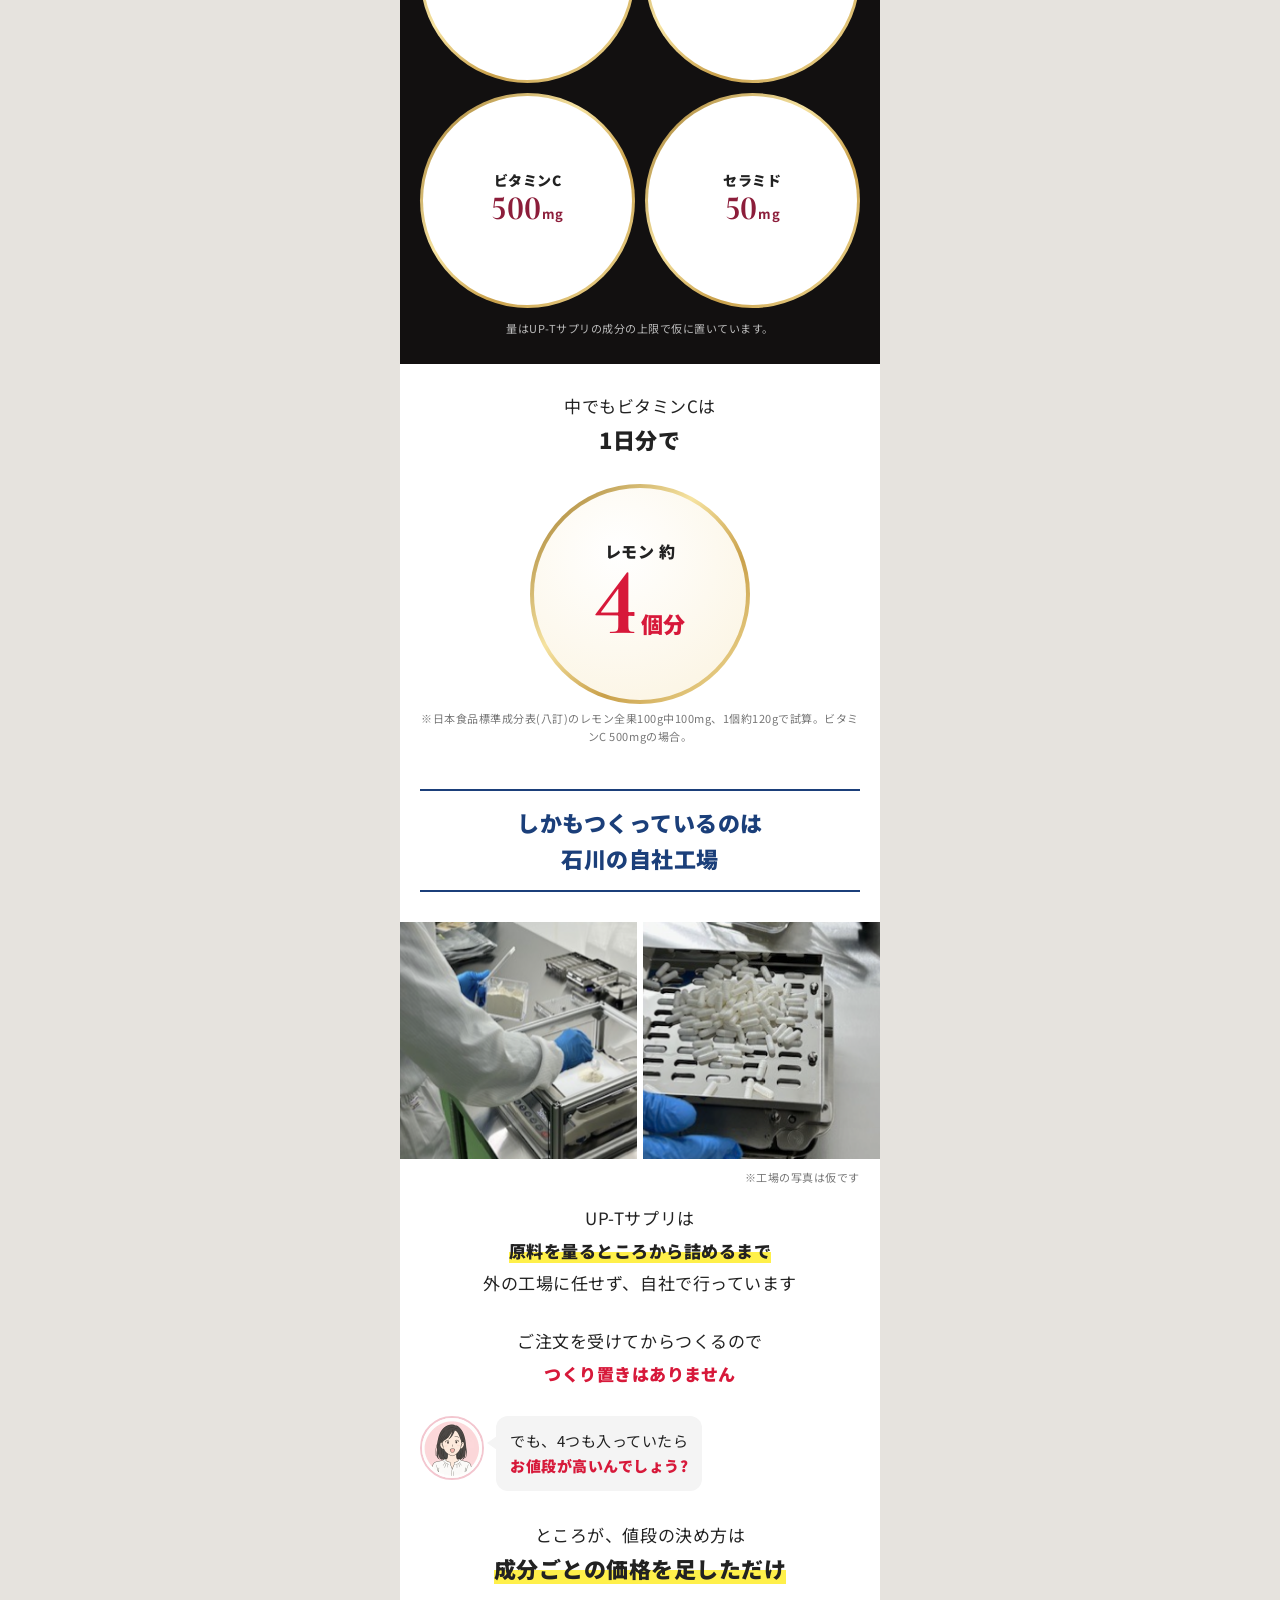
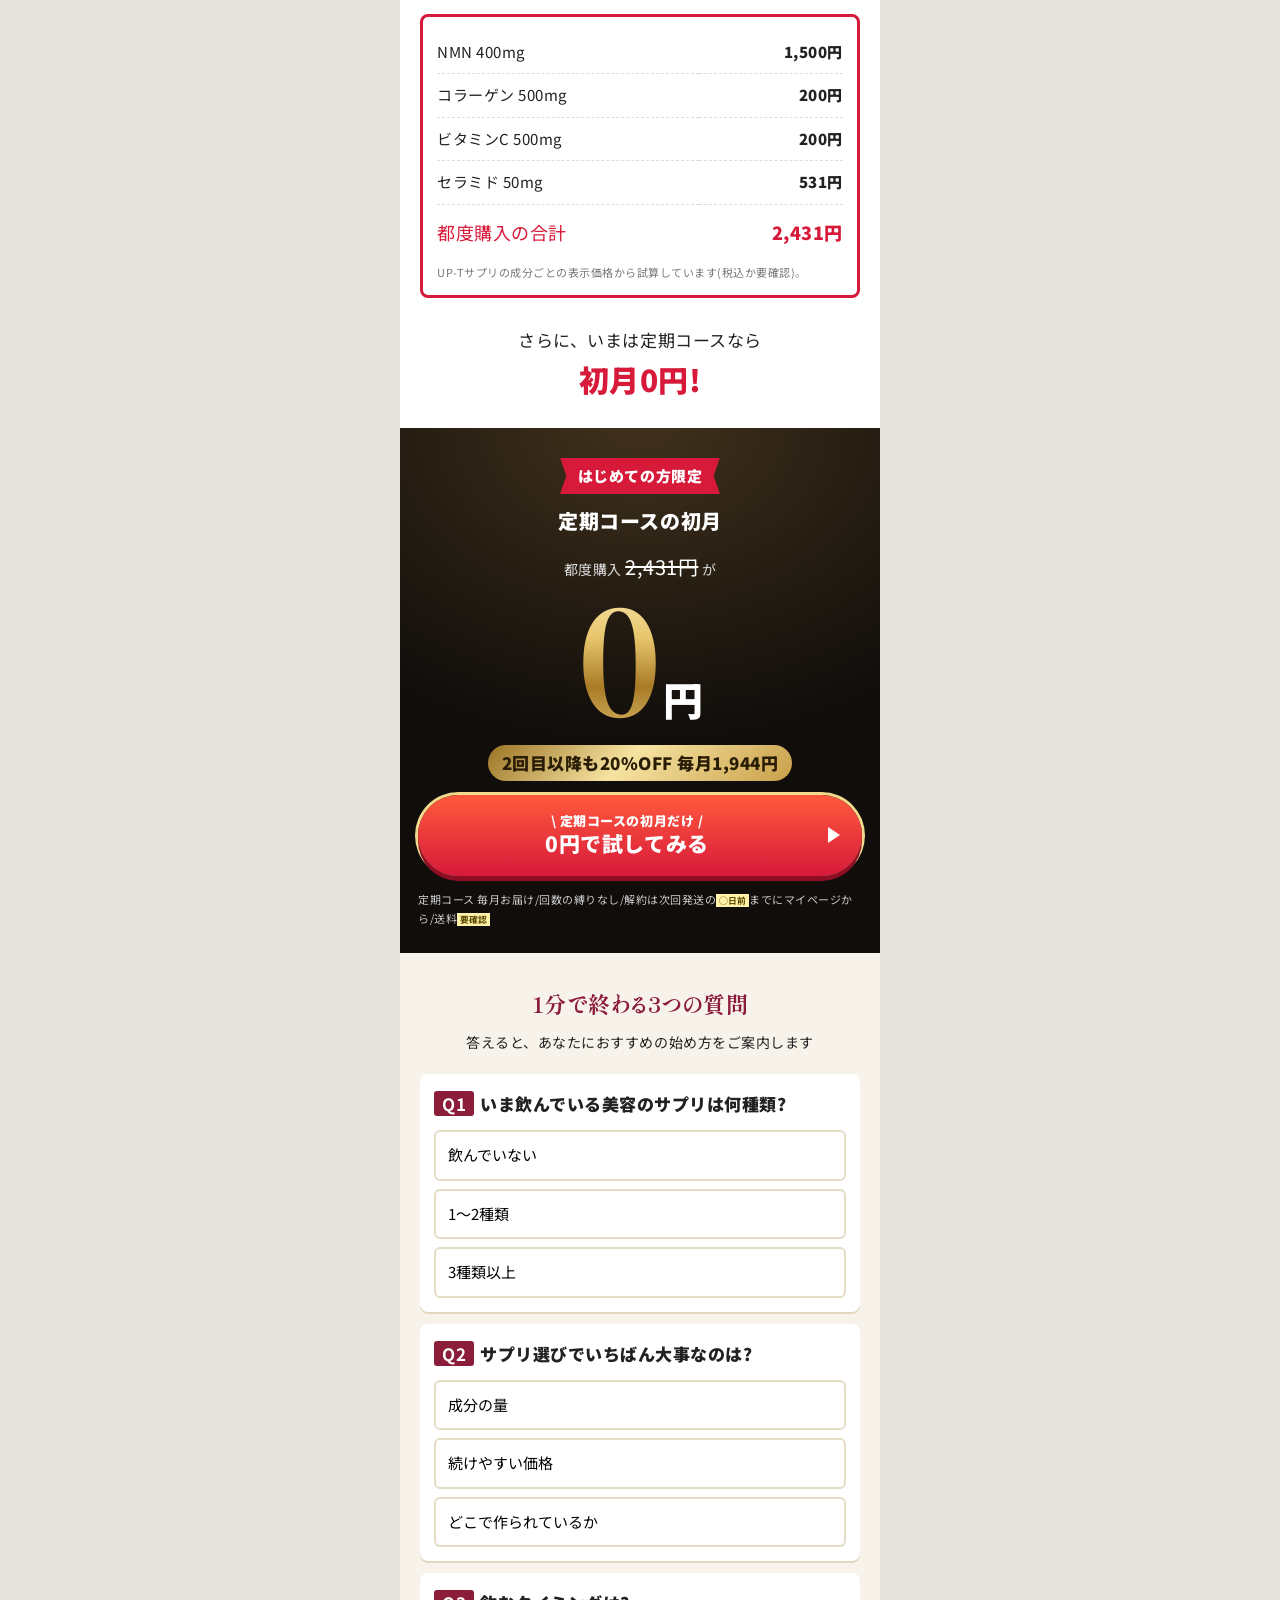
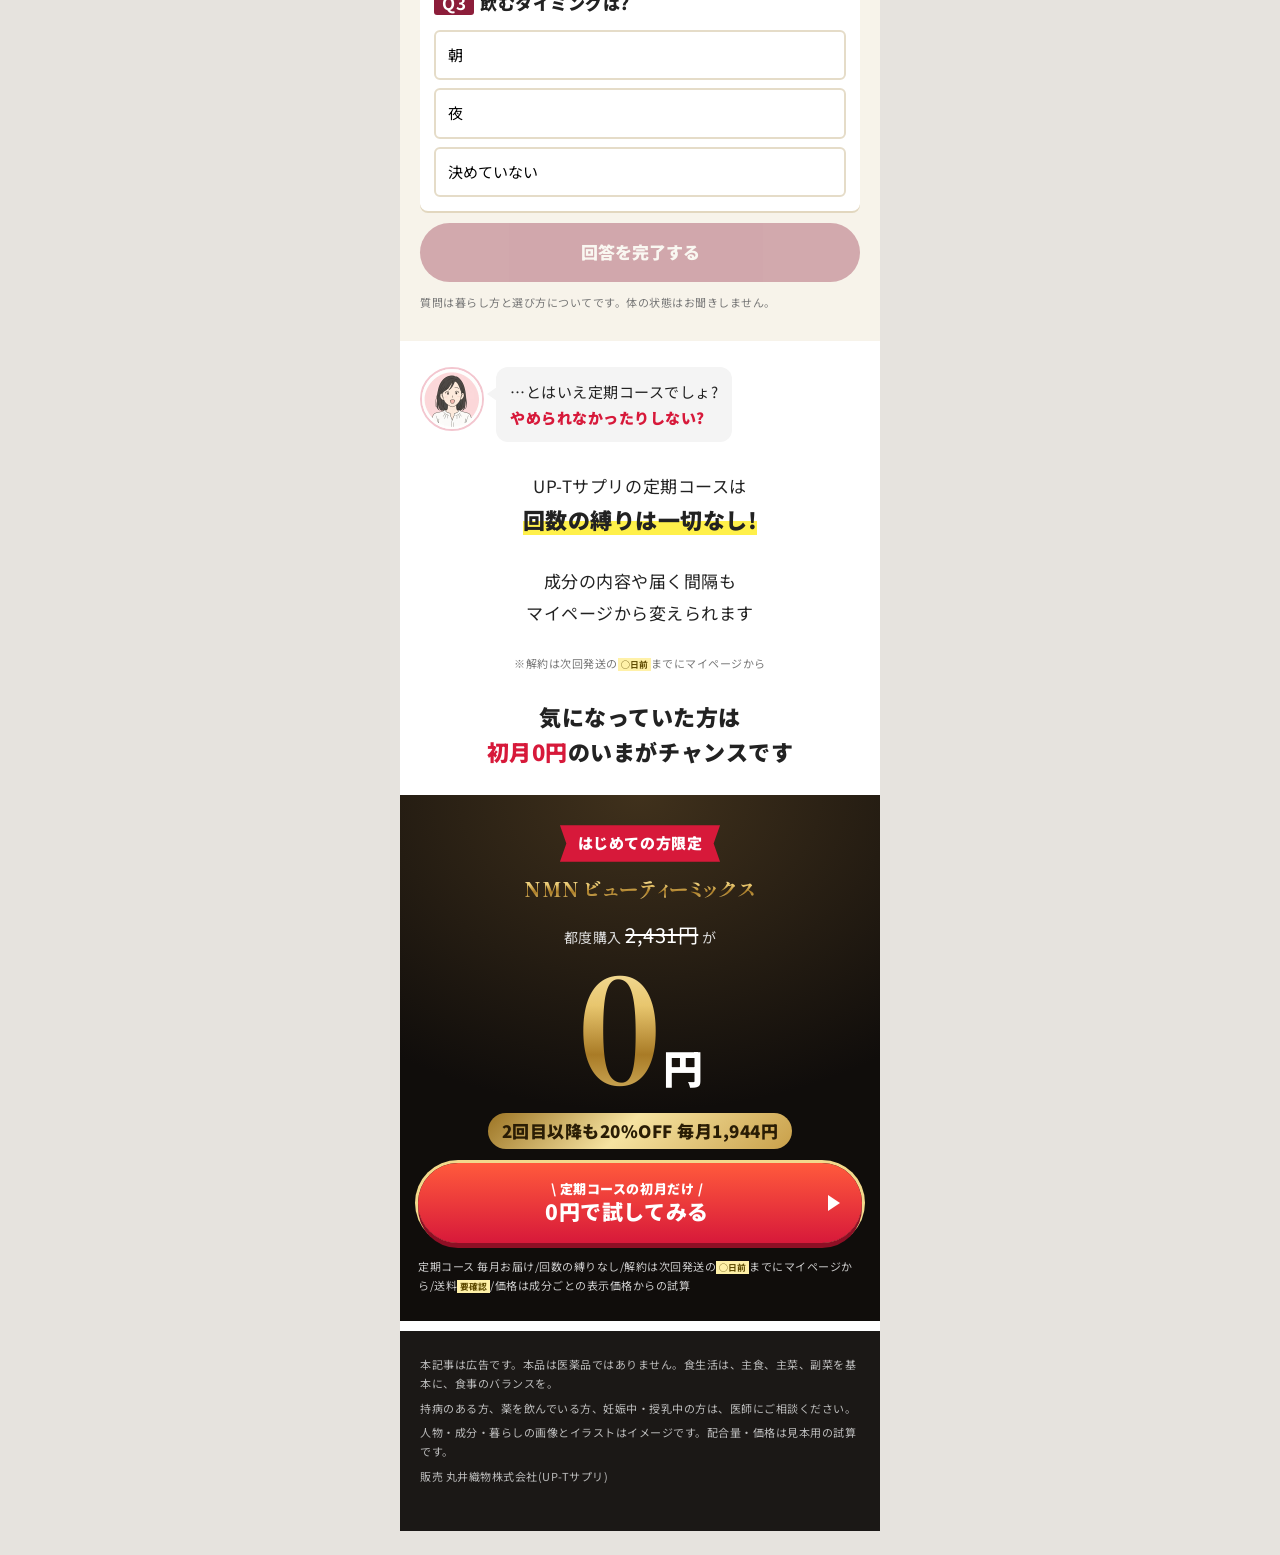
<file: supple-lp-3ff8bff3/kiji.html>
<!doctype html>
<html lang="ja"><head><meta charset="utf-8"><meta name="viewport" content="width=device-width,initial-scale=1"><meta name="robots" content="noindex,nofollow">
<title>【見本 記事型】NMN ビューティーミックス|UP-Tサプリ</title>
<meta name="description" content="UP-Tサプリの記事型LPの見本です。NMN・コラーゲン・ビタミンC・セラミドを1日分にまとめた配合をご紹介します。">
<link rel="preconnect" href="https://fonts.googleapis.com"><link rel="preconnect" href="https://fonts.gstatic.com" crossorigin>
<link href="https://fonts.googleapis.com/css2?family=Shippori+Mincho+B1:wght@700;800&family=Noto+Sans+JP:wght@400;700;900&family=Cormorant+Garamond:wght@700&display=swap" rel="stylesheet">
<style>
:root{--ink:#222;--red:#D7193A;--wine:#8C1D3A;--navy:#1B3F7A;--y:#FFF04A;--g1:#9C7424;--g2:#F6E3A1;--g3:#C9A04A}
*{box-sizing:border-box}
body{margin:0;background:#E6E3DE;color:var(--ink);font-family:"Noto Sans JP",sans-serif;font-size:17px;line-height:1.9;letter-spacing:.03em;text-autospace:normal}
img{max-width:100%;display:block}
.lp{max-width:480px;margin:0 auto;background:#fff;overflow:hidden}
.sample{background:#2B2D31;color:#fff;font-size:12px;line-height:1.5;padding:7px 14px;display:flex;justify-content:space-between;gap:10px}
.sample a{color:#fff;white-space:nowrap}
.ln{display:block;white-space:nowrap}
.tbd{background:#FFF1A8;color:#5E4A00;padding:0 3px;font-size:.8em;font-weight:700;white-space:nowrap;letter-spacing:0}
.gold{background:linear-gradient(180deg,#FFF3C4 0%,#E8C66E 38%,#A97B26 62%,#F2D98C 100%);-webkit-background-clip:text;background-clip:text;color:transparent}
.mincho{font-family:"Shippori Mincho B1",serif;font-feature-settings:"palt"}
.num{font-family:"Cormorant Garamond",serif}
.medal b,.ing b,.circle .t2,.offer .now .n{font-variant-numeric:lining-nums}
.y{background:linear-gradient(transparent 55%,var(--y) 55%);font-weight:900}
.r{color:var(--red);font-weight:900}
.note{font-size:11px;color:#777;line-height:1.6}

/* 最初の画面 */
.fv{position:relative;background:#141214;color:#fff;min-height:600px;overflow:hidden}
.fv .ph{position:absolute;right:-70px;top:-40px;width:96%;height:calc(100% + 40px);object-fit:cover;object-position:72% 0%;
 -webkit-mask-image:linear-gradient(to right,transparent 0,#000 38%);mask-image:linear-gradient(to right,transparent 0,#000 38%)}
.fv .in{position:relative;z-index:2;padding:16px 18px 0}
.fv .pr{display:inline-block;border:1px solid #C9A04A;color:#E8C66E;font-size:11px;font-weight:700;padding:0 6px;margin-right:8px}
.fv .brand{display:flex;align-items:center;font-size:12px;color:#ccc}
.fv .brand img{height:26px;margin-right:8px;background:#fff;padding:4px 7px;border-radius:2px}
.fv .lead{margin:64px 0 6px;font-size:17px;color:#EDE3CF;font-weight:700;letter-spacing:.08em}
.fv h1{margin:0;font-weight:800;line-height:1.18}
.fv h1 .a{font-size:30px}
.fv h1 .b{font-size:66px}
.fv h1 .c{font-size:33px}
.fv .combo{margin:20px 0 0;font-size:18px;font-weight:700;color:#fff;line-height:1.6}
.fv .combo b{color:#E8C66E}
.fv .bottom{position:absolute;left:0;right:0;bottom:0;z-index:3;padding:0 14px 16px;display:flex;align-items:flex-end;gap:8px}
.medal{width:118px;height:118px;border-radius:50%;padding:3px;background:linear-gradient(135deg,var(--g1),var(--g2) 40%,var(--g3) 65%,var(--g2));flex:0 0 auto}
.medal>div{width:100%;height:100%;border-radius:50%;background:radial-gradient(circle at 40% 30%,#3a2f1d,#120f0a);display:flex;flex-direction:column;align-items:center;justify-content:center;text-align:center;line-height:1.1;color:#fff;font-weight:700;font-size:12px}
.medal b{font-family:"Cormorant Garamond",serif;font-size:58px;line-height:.9}
.medal small{font-size:15px}
.fv .facts{display:flex;flex-direction:column;gap:4px;font-size:12px;font-weight:700}
.fv .facts span{white-space:nowrap;background:rgba(255,255,255,.1);border-left:2px solid #C9A04A;padding:2px 8px}
.fv .pack{width:26%;margin-left:auto;filter:drop-shadow(0 6px 14px rgba(0,0,0,.6))}
.fv .imgnote{position:absolute;right:10px;bottom:178px;z-index:2;font-size:10px;color:#bbb}

/* 黒い帯 */
.black{background:linear-gradient(180deg,#1b1816,#2a231c);color:#fff;text-align:center;padding:26px 18px}
.black p{margin:0}
.black .s{font-size:14px;color:#D8C8A4}
.black .t{font-size:24px;font-weight:800}

/* 記事 */
.art{padding:44px 20px 10px;text-align:center}
.art p{margin:0 0 26px}
.art .big{font-size:22px;font-weight:900;line-height:1.6}
.art .huge{font-size:30px;font-weight:900;line-height:1.5;color:var(--red)}
.dots{font-size:22px;line-height:.9;margin:0 0 22px;color:#555}
.box-h{border-top:2px solid var(--navy);border-bottom:2px solid var(--navy);color:var(--navy);font-weight:900;font-size:22px;line-height:1.6;padding:14px 4px;margin:44px 0 30px}
.photo{margin:0 -20px 6px}
.photo img{width:100%}
.checks{text-align:left;list-style:none;padding:16px 16px 8px;margin:0 0 26px;background:#FFF9E5;border:2px solid #F2C94C;border-radius:6px}
.checks li{position:relative;padding:0 0 10px 30px;font-weight:700}
.checks li::before{content:"";position:absolute;left:0;top:6px;width:18px;height:18px;border:2px solid var(--red);background:#fff}
.checks li::after{content:"";position:absolute;left:5px;top:6px;width:7px;height:12px;border:solid var(--red);border-width:0 3px 3px 0;transform:rotate(45deg)}
.bubble{display:flex;gap:12px;align-items:flex-start;text-align:left;margin:0 0 28px}
.bubble img{width:64px;height:64px;border-radius:50%;flex:0 0 64px;object-fit:cover;border:2px solid #F3C6CF}
.bubble div{position:relative;background:#F4F4F4;border-radius:12px;padding:12px 14px;font-size:15px;line-height:1.7}
.bubble div::before{content:"";position:absolute;left:-9px;top:20px;border-right:10px solid #F4F4F4;border-top:7px solid transparent;border-bottom:7px solid transparent}
.reveal{background:radial-gradient(80% 60% at 50% 0%,#3b2f1e,#121010);color:#fff;margin:0 -20px 26px;padding:30px 20px 26px}
.reveal .s{color:#E8C66E;font-weight:700;margin:0 0 6px}
.reveal .name{font-size:30px;font-weight:800;line-height:1.35;margin:0 0 14px}
.reveal img.pack{width:42%;margin:0 auto 16px;filter:drop-shadow(0 8px 16px rgba(0,0,0,.6))}
.ings{display:grid;grid-template-columns:repeat(2,1fr);gap:10px}
.ing{border-radius:50%;aspect-ratio:1;padding:3px;background:linear-gradient(135deg,var(--g1),var(--g2) 40%,var(--g3) 65%,var(--g2))}
.ing>div{width:100%;height:100%;border-radius:50%;background:#fff;color:var(--ink);display:flex;flex-direction:column;align-items:center;justify-content:center;line-height:1.2;font-weight:900;font-size:14px}
.ing b{font-family:"Cormorant Garamond",serif;font-size:34px;color:var(--wine)}
.ing b small{font-family:"Noto Sans JP";font-size:13px}
.circle{width:220px;height:220px;margin:0 auto 18px;border-radius:50%;padding:4px;background:linear-gradient(135deg,var(--g1),var(--g2) 40%,var(--g3) 65%,var(--g2))}
.circle>div{width:100%;height:100%;border-radius:50%;background:radial-gradient(circle at 40% 30%,#fff,#FBF3DF);display:flex;flex-direction:column;align-items:center;justify-content:center;line-height:1.15}
.circle .t1{font-size:16px;font-weight:900;color:var(--ink)}
.circle .t2{font-family:"Cormorant Garamond",serif;font-size:96px;font-weight:700;color:var(--red);line-height:.9}
.circle .t2 small{font-family:"Noto Sans JP";font-size:22px;font-weight:900}
.fac{display:grid;grid-template-columns:1fr 1fr;gap:6px;margin:0 -20px 10px}
.fac img{width:100%;aspect-ratio:1;object-fit:cover}
.pricebox{border:3px solid var(--red);border-radius:8px;padding:14px;margin:0 0 26px;text-align:left}
.pricebox table{width:100%;border-collapse:collapse;font-size:15px}
.pricebox td{padding:7px 0;border-bottom:1px dashed #ddd}
.pricebox td:last-child{text-align:right;font-weight:900}
.pricebox .sum td{border:0;font-size:18px;color:var(--red);padding-top:10px}

/* 申込み */
.offer{background:radial-gradient(90% 60% at 50% 0%,#40311c,#100d0b);color:#fff;text-align:center;padding:30px 18px 26px;margin:0 -20px 0}
.offer .rib{display:inline-block;background:var(--red);color:#fff;font-weight:900;font-size:15px;padding:4px 18px;margin:0 0 8px;clip-path:polygon(0 0,100% 0,96% 50%,100% 100%,0 100%,4% 50%)}
.offer .t{font-size:20px;font-weight:900;margin:0}
.offer .was{margin:8px 0 0;font-size:14px;color:#ddd}
.offer .was s{font-size:20px;color:#fff}
.offer .now{margin:0;line-height:1}
.offer .now .n{font-family:"Cormorant Garamond",serif;font-size:170px;font-weight:700;line-height:.9}
.offer .now .u{font-size:40px;font-weight:900}
.offer .off{display:inline-block;background:linear-gradient(135deg,var(--g1),var(--g2) 45%,var(--g3));color:#2a1d05;font-weight:900;padding:2px 14px;border-radius:999px;margin:6px 0 14px}
.btn{display:block;position:relative;background:linear-gradient(180deg,#FF5A3C,#D7193A);color:#fff;text-decoration:none;font-weight:900;font-size:21px;line-height:1.3;padding:18px 44px 18px 18px;border-radius:999px;box-shadow:0 5px 0 #8E0F25,0 0 0 3px #F2D98C;overflow:hidden}
.btn small{display:block;font-size:13px}
.btn::after{content:"";position:absolute;right:22px;top:50%;margin-top:-8px;border-left:12px solid #fff;border-top:8px solid transparent;border-bottom:8px solid transparent}
.btn::before{content:"";position:absolute;top:0;left:-60%;width:40%;height:100%;background:linear-gradient(100deg,transparent,rgba(255,255,255,.45),transparent);animation:shine 3.2s infinite}
@keyframes shine{0%,60%{left:-60%}100%{left:130%}}
@media (prefers-reduced-motion:reduce){.btn::before{animation:none;display:none}}
.offer .terms{margin:14px 0 0;font-size:11px;line-height:1.7;color:#ccc;text-align:left}

/* アンケート */
.q{background:#F7F3EA;margin:0 -20px 26px;padding:30px 20px;text-align:left}
.q h3{margin:0 0 4px;text-align:center;font-size:22px;color:var(--wine)}
.q .sub{text-align:center;margin:0 0 18px;font-size:14px}
.qb{background:#fff;border-radius:8px;padding:14px;margin:0 0 12px;box-shadow:0 2px 0 #E2D7BF}
.qb p{margin:0 0 10px;font-weight:900}
.qb p b{color:#fff;background:var(--wine);padding:0 8px;margin-right:6px;border-radius:3px}
.opts{display:grid;gap:8px}
.opts button{font:inherit;font-size:15px;text-align:left;background:#fff;border:2px solid #E5DCC8;border-radius:6px;padding:9px 12px;cursor:pointer}
.opts button[aria-pressed=true]{border-color:var(--red);background:#FFF0F2;font-weight:900}
.qdone{display:block;width:100%;font:inherit;font-weight:900;font-size:17px;background:var(--wine);color:#fff;border:0;border-radius:999px;padding:13px;cursor:pointer}
.qdone[disabled]{opacity:.35}
.qres{display:none;text-align:center;margin-top:16px}
.qres.on{display:block}

.foot{background:#1b1816;color:#bbb;padding:24px 20px 40px;font-size:11px;line-height:1.7}
.foot p{margin:0 0 6px}
@media (min-width:600px){body{padding:24px 0}}
@media (max-width:360px){.fv .lead{margin-top:40px}.fv h1 .a{font-size:26px}.fv h1 .c{font-size:28px}.fv .combo{font-size:16px}.fv h1 .b{font-size:56px}.offer .now .n{font-size:140px}.medal{width:104px;height:104px}}
</style></head>
<body><div class="lp">
<div class="sample"><span>LPの見本(記事型)。黄色の印は仮で置いている所です。</span><a href="index.html">一覧へ</a></div>

<header class="fv">
 <img class="ph" src="img/g_fv.jpg" alt="">
 <span class="imgnote">画像はイメージです</span>
 <div class="in">
  <p class="brand"><span class="pr">PR</span><img src="img/logo.webp" alt="UP-T Supplement">丸井織物株式会社</p>
  <p class="lead">美容のサプリを何種類も飲む人へ</p>
  <h1 class="mincho"><span class="ln a gold">美容のサプリは</span><span class="ln b gold">1日分に</span><span class="ln c gold">まとめる時代へ</span></h1>
  <p class="combo"><b>NMN</b> × <b>コラーゲン</b><br>× <b>ビタミンC</b> × <b>セラミド</b></p>
 </div>
 <div class="bottom">
  <div class="medal"><div>定期初月<b>0</b><small>円</small></div></div>
  <div class="facts"><span>自社工場で製造</span><span>成分の量を表示</span><span>回数の縛りなし</span></div>
  <img class="pack" src="img/fukuro.png" alt="UP-Tサプリの袋">
 </div>
</header>
<div class="black"><p class="s">オーダーメイドサプリの工場がつくった</p><p class="t mincho"><span class="gold">NMN ビューティーミックス</span></p></div>

<main class="art">
 <p>突然ですが<br><span class="big">こんな風に思ったりしませんか?</span></p>
 <figure class="photo"><img src="img/g_mirror.jpg" alt="洗面所でサプリの容器を見比べる女性"></figure>
 <p class="note" style="text-align:right;margin-bottom:16px">※画像はイメージです</p>
 <ul class="checks">
  <li>美容のサプリが、棚に3つ以上並んでいる</li>
  <li>どれをいつ飲んだか、分からなくなる</li>
  <li>結局、何がどれだけ入っているのか知らない</li>
 </ul>
 <p>ひとつでも当てはまったら<br><span class="y">この記事は最後まで読んでください</span></p>
 <p class="dots">・<br>・<br>・</p>
 <p class="huge">そんな方に朗報です!</p>

 <h2 class="box-h">美容好きの間で<br>注目されている成分とは…</h2>
 <figure class="photo"><img src="img/g_powder.jpg" alt=""></figure>
 <p class="note" style="text-align:right;margin-bottom:20px">※画像はイメージです</p>
 <p>それが<br><span class="big y">NMN</span><br><span style="font-size:14px">(ニコチンアミドモノヌクレオチド)</span></p>
 <p>ビタミンB3の仲間からつくられる成分で<br><span class="y">美容のサプリで</span><br>よく見かけるようになった成分です</p>

 <div class="bubble"><img src="img/g_avatar.jpg" alt=""><div>NMNもコラーゲンもビタミンCも気になる…<br>でも、全部そろえたら<span class="r">袋が増える一方</span>じゃない?</div></div>

 <p class="big">そこで登場したのが…</p>
 <div class="reveal">
  <p class="s">オーダーメイドサプリの工場から</p>
  <p class="name mincho"><span class="gold">NMN<br>ビューティーミックス</span></p>
  <img class="pack" src="img/fukuro.png" alt="UP-Tサプリの袋">
  <p style="margin:0 0 14px;font-weight:700">美容のために選ばれることの多い4つを<br><span style="color:#E8C66E">1日分ずつ、ひとまとめに</span></p>
  <div class="ings">
   <div class="ing"><div>NMN<b>400<small>mg</small></b></div></div>
   <div class="ing"><div>コラーゲン<b>500<small>mg</small></b></div></div>
   <div class="ing"><div>ビタミンC<b>500<small>mg</small></b></div></div>
   <div class="ing"><div>セラミド<b>50<small>mg</small></b></div></div>
  </div>
  <p class="note" style="color:#bbb;margin:12px 0 0">量はUP-Tサプリの成分の上限で仮に置いています。</p>
 </div>

 <p>中でもビタミンCは<br><span class="big">1日分で</span></p>
 <div class="circle"><div><span class="t1">レモン 約</span><span class="t2">4<small>個分</small></span></div></div>
 <p class="note" style="margin-top:-12px">※日本食品標準成分表(八訂)のレモン全果100g中100mg、1個約120gで試算。ビタミンC 500mgの場合。</p>

 <h2 class="box-h">しかもつくっているのは<br>石川の自社工場</h2>
 <div class="fac"><img src="img/keiryo.png" alt="原料の計量"><img src="img/juten.png" alt="カプセルの充填"></div>
 <p class="note" style="text-align:right;margin-bottom:16px">※工場の写真は仮です</p>
 <p>UP-Tサプリは<br><span class="y">原料を量るところから詰めるまで</span><br>外の工場に任せず、自社で行っています</p>
 <p>ご注文を受けてからつくるので<br><span class="r">つくり置きはありません</span></p>

 <div class="bubble"><img src="img/g_avatar.jpg" alt=""><div>でも、4つも入っていたら<br><span class="r">お値段が高いんでしょう?</span></div></div>
 <p>ところが、値段の決め方は<br><span class="big y">成分ごとの価格を足しただけ</span></p>
 <div class="pricebox"><table>
  <tr><td>NMN 400mg</td><td>1,500円</td></tr>
  <tr><td>コラーゲン 500mg</td><td>200円</td></tr>
  <tr><td>ビタミンC 500mg</td><td>200円</td></tr>
  <tr><td>セラミド 50mg</td><td>531円</td></tr>
  <tr class="sum"><td>都度購入の合計</td><td>2,431円</td></tr>
 </table><p class="note" style="margin:8px 0 0">UP-Tサプリの成分ごとの表示価格から試算しています(税込か要確認)。</p></div>
 <p>さらに、いまは定期コースなら<br><span class="huge">初月0円!</span></p>

 <section class="offer" id="o1">
  <p class="rib">はじめての方限定</p>
  <p class="t">定期コースの初月</p>
  <p class="was">都度購入 <s>2,431円</s> が</p>
  <p class="now"><span class="n gold">0</span><span class="u">円</span></p>
  <p class="off">2回目以降も20%OFF 毎月1,944円</p>
  <a class="btn" href="#o2"><small>\ 定期コースの初月だけ /</small>0円で試してみる</a>
  <p class="terms">定期コース 毎月お届け/回数の縛りなし/解約は次回発送の<span class="tbd">◯日前</span>までにマイページから/送料<span class="tbd">要確認</span></p>
 </section>

 <div class="q">
  <h3 class="mincho">1分で終わる3つの質問</h3>
  <p class="sub">答えると、あなたにおすすめの始め方をご案内します</p>
  <div class="qb"><p><b>Q1</b>いま飲んでいる美容のサプリは何種類?</p><div class="opts"><button type="button" aria-pressed="false">飲んでいない</button><button type="button" aria-pressed="false">1〜2種類</button><button type="button" aria-pressed="false">3種類以上</button></div></div>
  <div class="qb"><p><b>Q2</b>サプリ選びでいちばん大事なのは?</p><div class="opts"><button type="button" aria-pressed="false">成分の量</button><button type="button" aria-pressed="false">続けやすい価格</button><button type="button" aria-pressed="false">どこで作られているか</button></div></div>
  <div class="qb"><p><b>Q3</b>飲むタイミングは?</p><div class="opts"><button type="button" aria-pressed="false">朝</button><button type="button" aria-pressed="false">夜</button><button type="button" aria-pressed="false">決めていない</button></div></div>
  <button class="qdone" type="button" disabled>回答を完了する</button>
  <div class="qres" id="qres"><p class="big" style="margin:0 0 8px">ご回答ありがとうございます!</p><p style="margin:0 0 14px">毎日同じ時間に飲める1日分の配合<br><b>NMN ビューティーミックス</b>を<br><span class="r">定期初月0円</span>でご案内します</p><a class="btn" href="#o2"><small>\ 定期コースの初月だけ /</small>0円で試してみる</a></div>
  <p class="note" style="margin:12px 0 0">質問は暮らし方と選び方についてです。体の状態はお聞きしません。</p>
 </div>

 <div class="bubble"><img src="img/g_avatar.jpg" alt=""><div>…とはいえ定期コースでしょ?<br><span class="r">やめられなかったりしない?</span></div></div>
 <p>UP-Tサプリの定期コースは<br><span class="big y">回数の縛りは一切なし!</span></p>
 <p>成分の内容や届く間隔も<br>マイページから変えられます</p>
 <p class="note">※解約は次回発送の<span class="tbd">◯日前</span>までにマイページから</p>
 <p class="big" style="margin-top:20px">気になっていた方は<br><span class="r">初月0円</span>のいまがチャンスです</p>

 <section class="offer" id="o2">
  <p class="rib">はじめての方限定</p>
  <p class="t mincho"><span class="gold">NMN ビューティーミックス</span></p>
  <p class="was">都度購入 <s>2,431円</s> が</p>
  <p class="now"><span class="n gold">0</span><span class="u">円</span></p>
  <p class="off">2回目以降も20%OFF 毎月1,944円</p>
  <a class="btn" href="#o2"><small>\ 定期コースの初月だけ /</small>0円で試してみる</a>
  <p class="terms">定期コース 毎月お届け/回数の縛りなし/解約は次回発送の<span class="tbd">◯日前</span>までにマイページから/送料<span class="tbd">要確認</span>/価格は成分ごとの表示価格からの試算</p>
 </section>
</main>

<footer class="foot">
 <p>本記事は広告です。本品は医薬品ではありません。食生活は、主食、主菜、副菜を基本に、食事のバランスを。</p>
 <p>持病のある方、薬を飲んでいる方、妊娠中・授乳中の方は、医師にご相談ください。</p>
 <p>人物・成分・暮らしの画像とイラストはイメージです。配合量・価格は見本用の試算です。</p>
 <p>販売 丸井織物株式会社(UP-Tサプリ)</p>
</footer>
</div>
<script>
document.querySelectorAll('.opts').forEach(g=>g.addEventListener('click',e=>{const b=e.target.closest('button');if(!b)return;g.querySelectorAll('button').forEach(x=>x.setAttribute('aria-pressed','false'));b.setAttribute('aria-pressed','true');document.querySelector('.qdone').disabled=![...document.querySelectorAll('.opts')].every(o=>o.querySelector('[aria-pressed=true]'));}));
document.querySelector('.qdone').addEventListener('click',()=>{const r=document.getElementById('qres');r.classList.add('on');r.scrollIntoView({behavior:'smooth',block:'center'});});
</script>
</body></html>
</file>
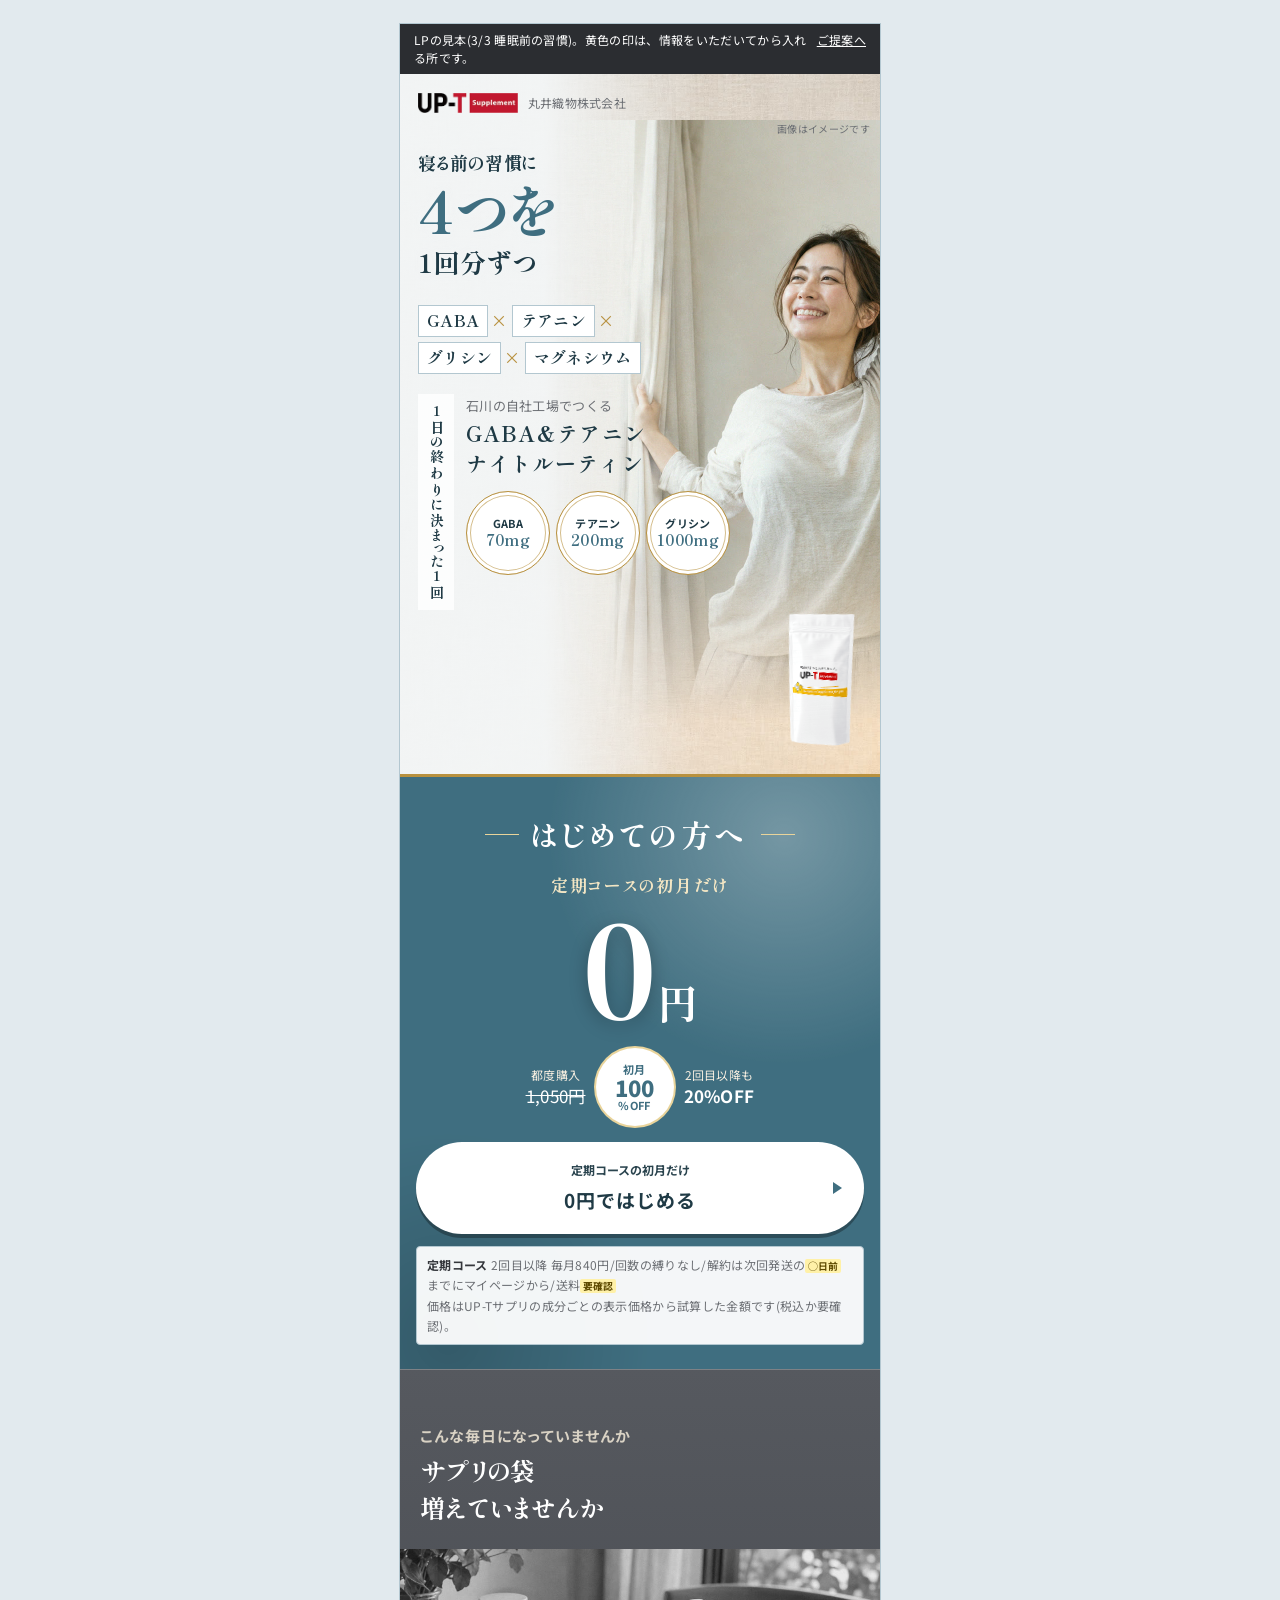
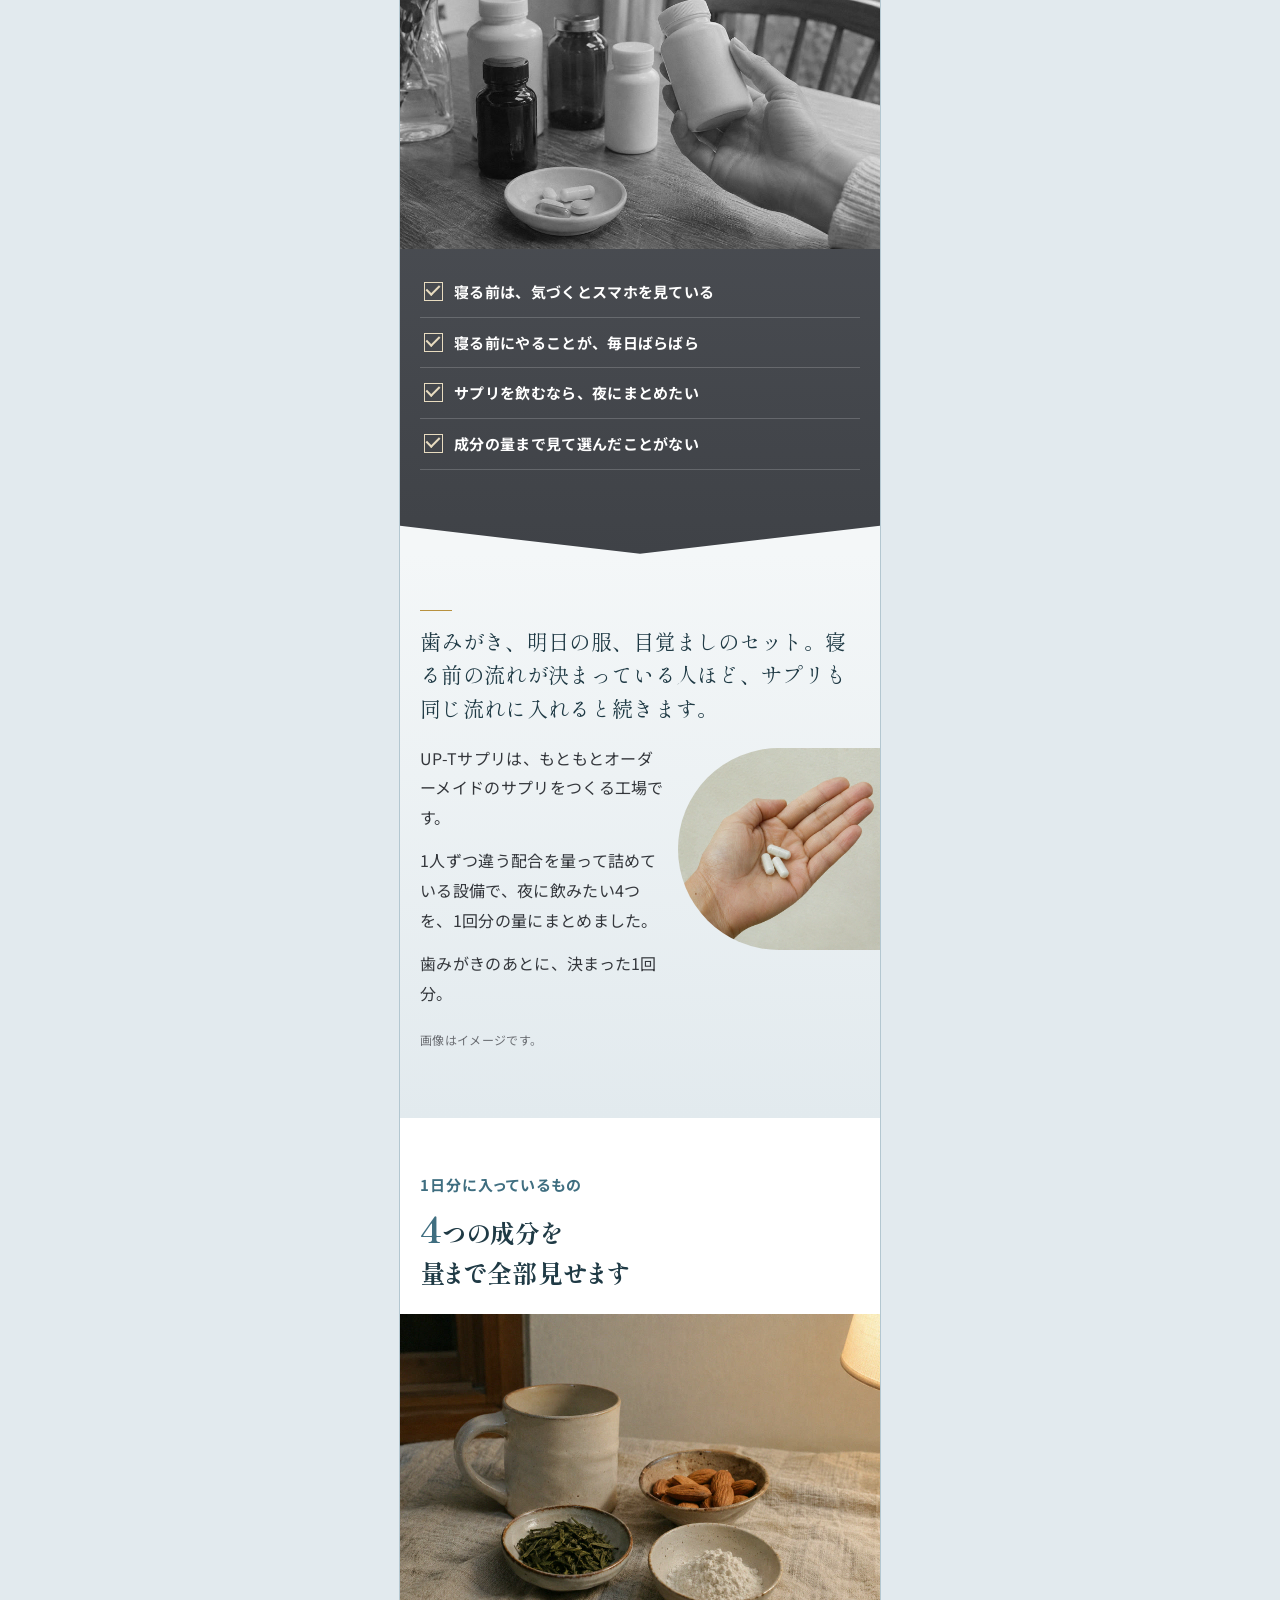
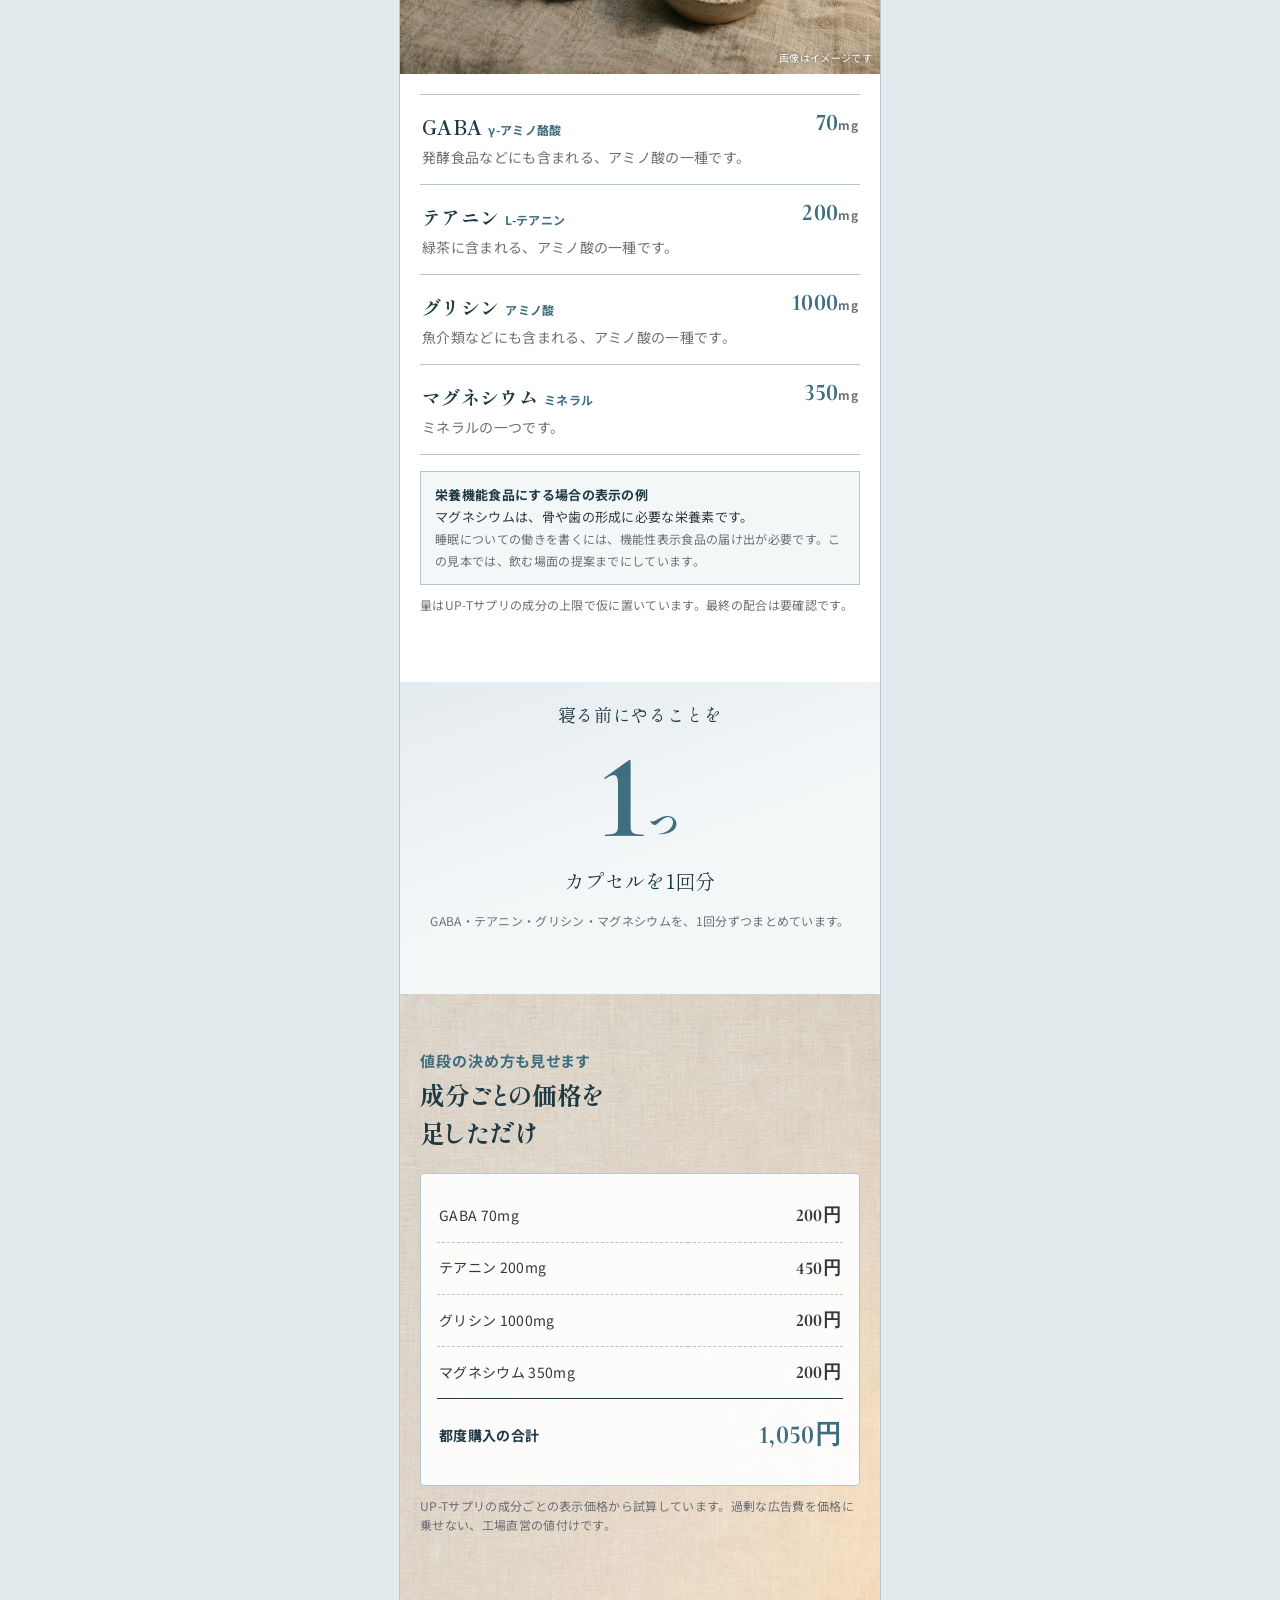
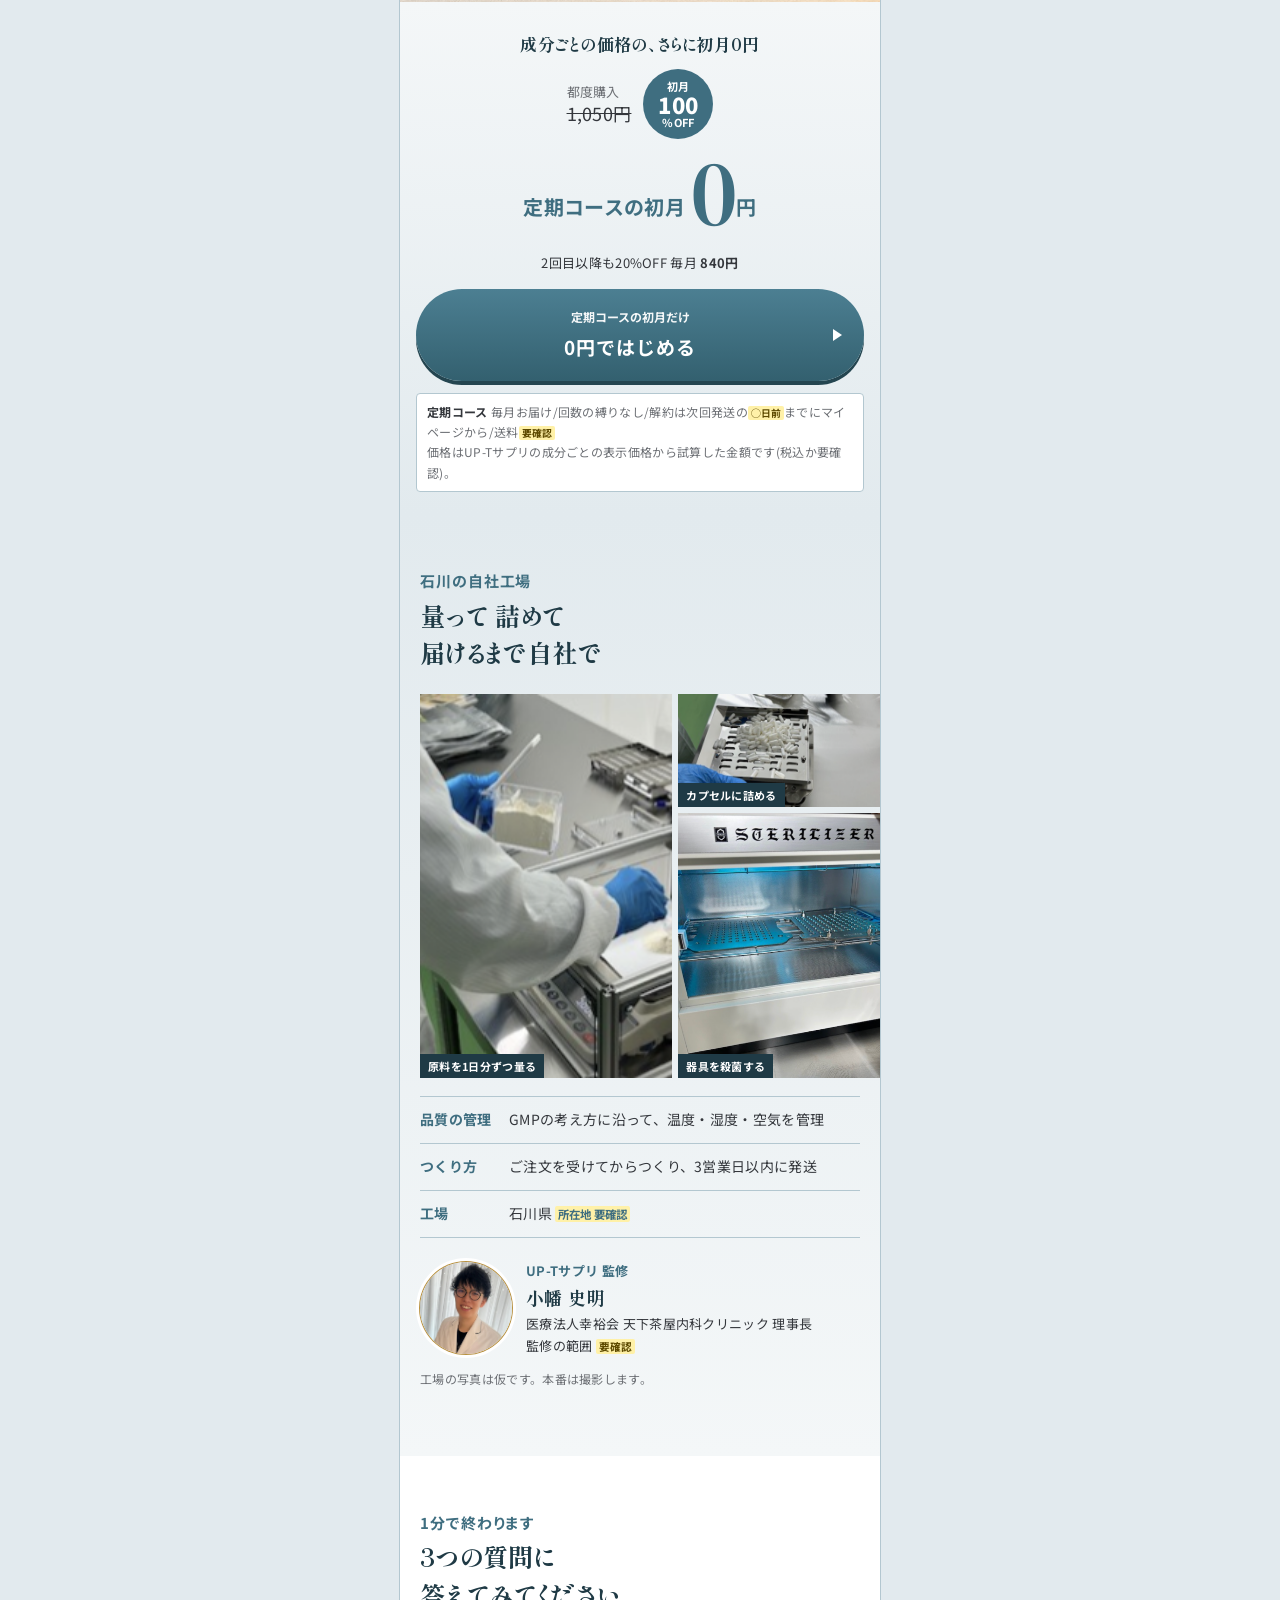
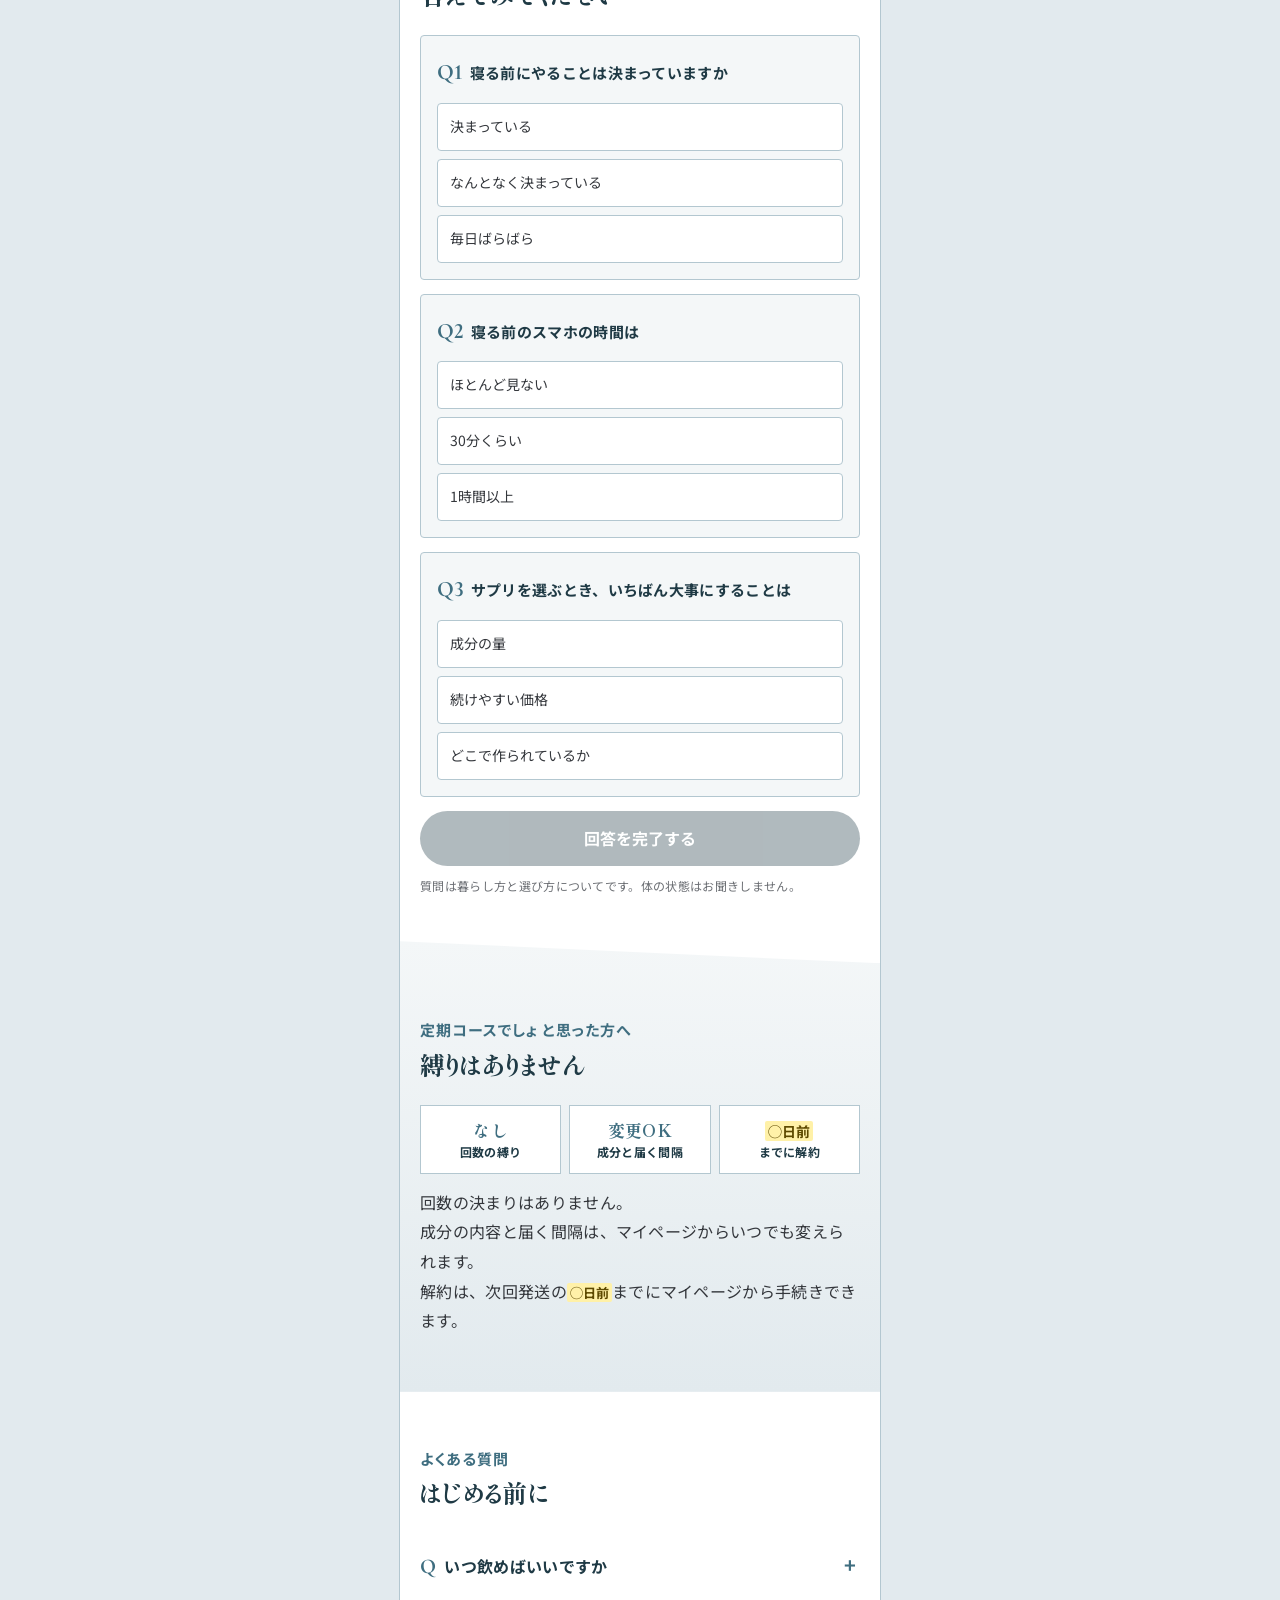
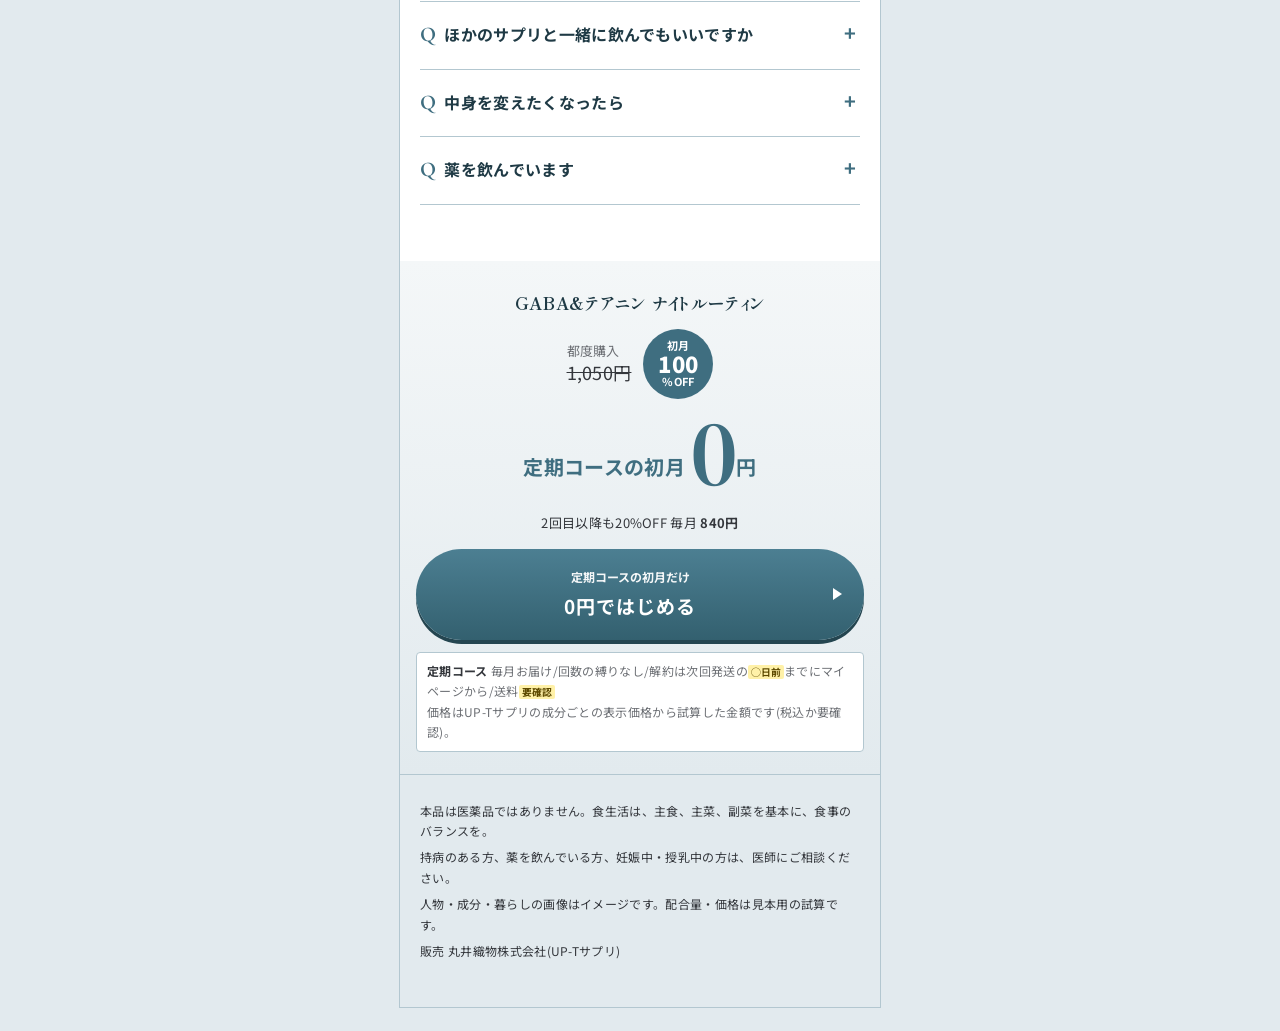
<file: supple-lp-3ff8bff3/suimin.html>
<!doctype html>
<html lang="ja"><head><meta charset="utf-8"><meta name="viewport" content="width=device-width,initial-scale=1"><meta name="robots" content="noindex,nofollow">
<title>【見本】GABA×テアニン×グリシン×マグネシウム GABA&テアニン ナイトルーティン|UP-Tサプリ</title>
<meta name="description" content="UP-Tサプリの目的別LPの見本です。睡眠前の習慣向けにGABA・テアニン・グリシン・マグネシウムを1日分にまとめた配合の提案です。">
<link rel="preconnect" href="https://fonts.googleapis.com"><link rel="preconnect" href="https://fonts.gstatic.com" crossorigin>
<link href="https://fonts.googleapis.com/css2?family=Shippori+Mincho+B1:wght@600;700&family=Cormorant+Garamond:wght@600;700&family=Noto+Sans+JP:wght@400;700&display=swap" rel="stylesheet">
<link rel="stylesheet" href="lp.css?v=20261111b"></head>
<body class="t-suimin"><div class="lp">
<div class="sample"><span>LPの見本(3/3 睡眠前の習慣)。黄色の印は、情報をいただいてから入れる所です。</span><a href="index.html">ご提案へ</a></div>

<header class="fv">
 <div class="brand"><img src="img/logo.webp" alt="UP-T Supplement"><span>丸井織物株式会社</span></div>
 <img class="model" src="img/model2_suimin.jpg" alt="">
 <span class="imgnote">画像はイメージです</span>
 <h1 class="copy d"><span class="pre ln">寝る前の習慣に</span><span class="key ln">4つを</span><span class="post ln">1回分ずつ</span></h1>
 <div class="combo"><span>GABA</span><i>×</i><span>テアニン</span><i>×</i><br><span>グリシン</span><i>×</i><span>マグネシウム</span></div>
 <div class="fvrow"><p class="tate d">1日の終わりに決まった1回</p><div><p class="pname">石川の自社工場でつくる<b><span class="ln">GABA&テアニン</span><span class="ln">ナイトルーティン</span></b></p><div class="facts3"><div class="ring">GABA<b>70mg</b></div><div class="ring">テアニン<b>200mg</b></div><div class="ring">グリシン<b>1000mg</b></div></div></div></div>
 <img class="pack" src="img/fukuro.png" alt="UP-Tサプリの袋">
</header>

<section class="offer first" id="offer1">
 <p class="ribbon d"><span>はじめての方へ</span></p>
 <p class="sub d">定期コースの初月だけ</p>
 <p class="now"><span class="big">0</span><span class="yen d">円</span></p>
 <div class="row"><p class="was">都度購入<br><s>1,050円</s></p><div class="tag">初月<b>100</b>%OFF</div><p class="was">2回目以降も<br><b>20%OFF</b></p></div>
 <a class="btn" href="#offer1"><small>定期コースの初月だけ</small>0円ではじめる</a>
 <p class="terms"><b>定期コース</b> 2回目以降 毎月840円/回数の縛りなし/解約は次回発送の<span class="tbd">◯日前</span>までにマイページから/送料<span class="tbd">要確認</span><br>価格はUP-Tサプリの成分ごとの表示価格から試算した金額です(税込か要確認)。</p>
</section>

<section class="sec gray vcut">
 <h2 class="h2 d"><span class="s">こんな毎日になっていませんか</span>サプリの袋<br>増えていませんか</h2>
 <figure class="ph"><img src="img/pain_supple.jpg" alt="テーブルに並んだサプリの容器"></figure>
 <ul class="checks"><li>寝る前は、気づくとスマホを見ている</li><li>寝る前にやることが、毎日ばらばら</li><li>サプリを飲むなら、夜にまとめたい</li><li>成分の量まで見て選んだことがない</li></ul>
</section>

<section class="sec story">
 <p class="q">歯みがき、明日の服、目覚ましのセット。寝る前の流れが決まっている人ほど、サプリも同じ流れに入れると続きます。</p>
 <figure class="palm"><img src="img/palm.jpg" alt="手のひらにのせたカプセル"></figure>
 <p class="p">UP-Tサプリは、もともとオーダーメイドのサプリをつくる工場です。</p><p class="p">1人ずつ違う配合を量って詰めている設備で、夜に飲みたい4つを、1回分の量にまとめました。</p><p class="p">歯みがきのあとに、決まった1回分。</p>
 <p class="note" style="clear:both;padding-top:8px">画像はイメージです。</p>
</section>

<section class="sec ing">
 <h2 class="h2 d"><span class="s">1日分に入っているもの</span><span class="k">4</span>つの成分を<br>量まで全部見せます</h2>
 <figure class="ph"><img src="img/suimin_ing.jpg" alt=""><span>画像はイメージです</span></figure>
 <ul class="ingl"><li><span class="n">GABA<small>γ-アミノ酪酸</small></span><span class="mg">70<small>mg</small></span><span class="t">発酵食品などにも含まれる、アミノ酸の一種です。</span></li><li><span class="n">テアニン<small>L-テアニン</small></span><span class="mg">200<small>mg</small></span><span class="t">緑茶に含まれる、アミノ酸の一種です。</span></li><li><span class="n">グリシン<small>アミノ酸</small></span><span class="mg">1000<small>mg</small></span><span class="t">魚介類などにも含まれる、アミノ酸の一種です。</span></li><li><span class="n">マグネシウム<small>ミネラル</small></span><span class="mg">350<small>mg</small></span><span class="t">ミネラルの一つです。</span></li></ul>
 <div class="kinou"><b>栄養機能食品にする場合の表示の例</b><br>マグネシウムは、骨や歯の形成に必要な栄養素です。<br><span class="note">睡眠についての働きを書くには、機能性表示食品の届け出が必要です。この見本では、飲む場面の提案までにしています。</span></div>
 <p class="note" style="margin-top:10px">量はUP-Tサプリの成分の上限で仮に置いています。最終の配合は要確認です。</p>
</section>

<section class="big1 arch">
 <p class="pre">寝る前にやることを</p>
 <p class="num">1<small>つ</small></p>
 <p class="post">カプセルを1回分</p>
 <p class="note">GABA・テアニン・グリシン・マグネシウムを、1回分ずつまとめています。</p>
</section>

<section class="sec price-detail">
 <h2 class="h2 d"><span class="s">値段の決め方も見せます</span>成分ごとの価格を<br>足しただけ</h2>
 <div class="pd"><table><tr><td>GABA 70mg</td><td>200円</td></tr><tr><td>テアニン 200mg</td><td>450円</td></tr><tr><td>グリシン 1000mg</td><td>200円</td></tr><tr><td>マグネシウム 350mg</td><td>200円</td></tr><tr class="sum"><td>都度購入の合計</td><td>1,050円</td></tr></table></div>
 <p class="note" style="margin-top:10px">UP-Tサプリの成分ごとの表示価格から試算しています。過剰な広告費を価格に乗せない、工場直営の値付けです。</p>
</section>

<section class="offer" id="offer2">
 <p class="lead d">成分ごとの価格の、さらに初月0円</p>
 <div class="row"><p class="was">都度購入<br><s>1,050円</s></p><div class="tag">初月<b>100</b>%OFF</div></div>
 <p class="now">定期コースの初月 <span class="big">0</span>円</p>
 <p class="then">2回目以降も20%OFF 毎月 <b>840円</b></p>
 <a class="btn" href="#offer2"><small>定期コースの初月だけ</small>0円ではじめる</a>
 <p class="terms"><b>定期コース</b> 毎月お届け/回数の縛りなし/解約は次回発送の<span class="tbd">◯日前</span>までにマイページから/送料<span class="tbd">要確認</span><br>価格はUP-Tサプリの成分ごとの表示価格から試算した金額です(税込か要確認)。</p>
</section>

<section class="sec fac-sec">
 <h2 class="h2 d"><span class="s">石川の自社工場</span>量って 詰めて<br>届けるまで自社で</h2>
 <div class="fac">
  <figure><img src="img/keiryo.png" alt="原料を計量する作業"><figcaption>原料を1日分ずつ量る</figcaption></figure>
  <figure><img src="img/juten.png" alt="カプセルの充填"><figcaption>カプセルに詰める</figcaption></figure>
  <figure><img src="img/sakkin.jpg" alt="器具の殺菌"><figcaption>器具を殺菌する</figcaption></figure>
 </div>
 <ul class="facts"><li><span>品質の管理</span><span>GMPの考え方に沿って、温度・湿度・空気を管理</span></li><li><span>つくり方</span><span>ご注文を受けてからつくり、3営業日以内に発送</span></li><li><span>工場</span><span>石川県 <span class="tbd">所在地 要確認</span></span></li></ul>
 <div class="doc"><img src="img/kanshu.webp" alt="監修医 小幡史明"><div><p style="color:var(--ac);font-weight:700">UP-Tサプリ 監修</p><p class="nm">小幡 史明</p><p>医療法人幸裕会 天下茶屋内科クリニック 理事長<br>監修の範囲 <span class="tbd">要確認</span></p></div></div>
 <p class="note" style="margin-top:12px">工場の写真は仮です。本番は撮影します。</p>
</section>

<section class="sec quiz">
 <h2 class="h2 d"><span class="s">1分で終わります</span>3つの質問に<br>答えてみてください</h2>
 <div class="qbox"><p class="qq"><b>Q1</b>寝る前にやることは決まっていますか</p><div class="opts" data-q="0"><button type="button" aria-pressed="false">決まっている</button><button type="button" aria-pressed="false">なんとなく決まっている</button><button type="button" aria-pressed="false">毎日ばらばら</button></div></div><div class="qbox"><p class="qq"><b>Q2</b>寝る前のスマホの時間は</p><div class="opts" data-q="1"><button type="button" aria-pressed="false">ほとんど見ない</button><button type="button" aria-pressed="false">30分くらい</button><button type="button" aria-pressed="false">1時間以上</button></div></div><div class="qbox"><p class="qq"><b>Q3</b>サプリを選ぶとき、いちばん大事にすることは</p><div class="opts" data-q="2"><button type="button" aria-pressed="false">成分の量</button><button type="button" aria-pressed="false">続けやすい価格</button><button type="button" aria-pressed="false">どこで作られているか</button></div></div>
 <button class="qdone" type="button" disabled>回答を完了する</button>
 <div class="qres" id="qres"><p class="d" style="font-size:19px;color:var(--deep)">お答えいただき<br>ありがとうございます</p><p>毎日同じ時間に飲める1日分の配合として<br><b>GABA&テアニン ナイトルーティン</b>をおすすめします。</p><a class="btn" href="#offer3"><small>定期コースの初月だけ</small>0円ではじめる</a></div>
 <p class="note" style="margin-top:10px">質問は暮らし方と選び方についてです。体の状態はお聞きしません。</p>
</section>

<section class="sec promise slant">
 <h2 class="h2 d"><span class="s">定期コースでしょ と思った方へ</span>縛りはありません</h2>
 <div class="prom"><div><b>なし</b>回数の縛り</div><div><b>変更OK</b>成分と届く間隔</div><div><b><span class="tbd">◯日前</span></b>までに解約</div></div>
 <p class="p">回数の決まりはありません。<br>成分の内容と届く間隔は、マイページからいつでも変えられます。<br>解約は、次回発送の<span class="tbd">◯日前</span>までにマイページから手続きできます。</p>
</section>

<section class="sec faq">
 <h2 class="h2 d"><span class="s">よくある質問</span>はじめる前に</h2>
 <details><summary>いつ飲めばいいですか</summary><p>時間の決まりはありません。寝る前など、毎日同じ時間に飲むと続けやすくなります。</p></details><details><summary>ほかのサプリと一緒に飲んでもいいですか</summary><p>同じ成分が重ならないように、成分表の量を確かめてください。</p></details><details><summary>中身を変えたくなったら</summary><p>マイページから、成分の内容と届く間隔を変えられます。</p></details><details><summary>薬を飲んでいます</summary><p>持病のある方、薬を飲んでいる方は、始める前に医師か薬剤師にご相談ください。</p></details>
</section>

<section class="offer" id="offer3">
 <p class="lead d">GABA&テアニン ナイトルーティン</p>
 <div class="row"><p class="was">都度購入<br><s>1,050円</s></p><div class="tag">初月<b>100</b>%OFF</div></div>
 <p class="now">定期コースの初月 <span class="big">0</span>円</p>
 <p class="then">2回目以降も20%OFF 毎月 <b>840円</b></p>
 <a class="btn" href="#offer3"><small>定期コースの初月だけ</small>0円ではじめる</a>
 <p class="terms"><b>定期コース</b> 毎月お届け/回数の縛りなし/解約は次回発送の<span class="tbd">◯日前</span>までにマイページから/送料<span class="tbd">要確認</span><br>価格はUP-Tサプリの成分ごとの表示価格から試算した金額です(税込か要確認)。</p>
</section>

<footer class="foot">
 <p>本品は医薬品ではありません。食生活は、主食、主菜、副菜を基本に、食事のバランスを。</p>
 <p>持病のある方、薬を飲んでいる方、妊娠中・授乳中の方は、医師にご相談ください。</p>
 <p>人物・成分・暮らしの画像はイメージです。配合量・価格は見本用の試算です。</p>
 <p>販売 丸井織物株式会社(UP-Tサプリ)</p>
</footer>
</div>
<script>
document.querySelectorAll('.opts').forEach(g=>g.addEventListener('click',e=>{const b=e.target.closest('button');if(!b)return;g.querySelectorAll('button').forEach(x=>x.setAttribute('aria-pressed','false'));b.setAttribute('aria-pressed','true');const done=[...document.querySelectorAll('.opts')].every(o=>o.querySelector('[aria-pressed=true]'));document.querySelector('.qdone').disabled=!done;}));
document.querySelector('.qdone').addEventListener('click',()=>{const r=document.getElementById('qres');r.classList.add('on');r.scrollIntoView({behavior:'smooth',block:'center'});});
</script>
</body></html>
</file>
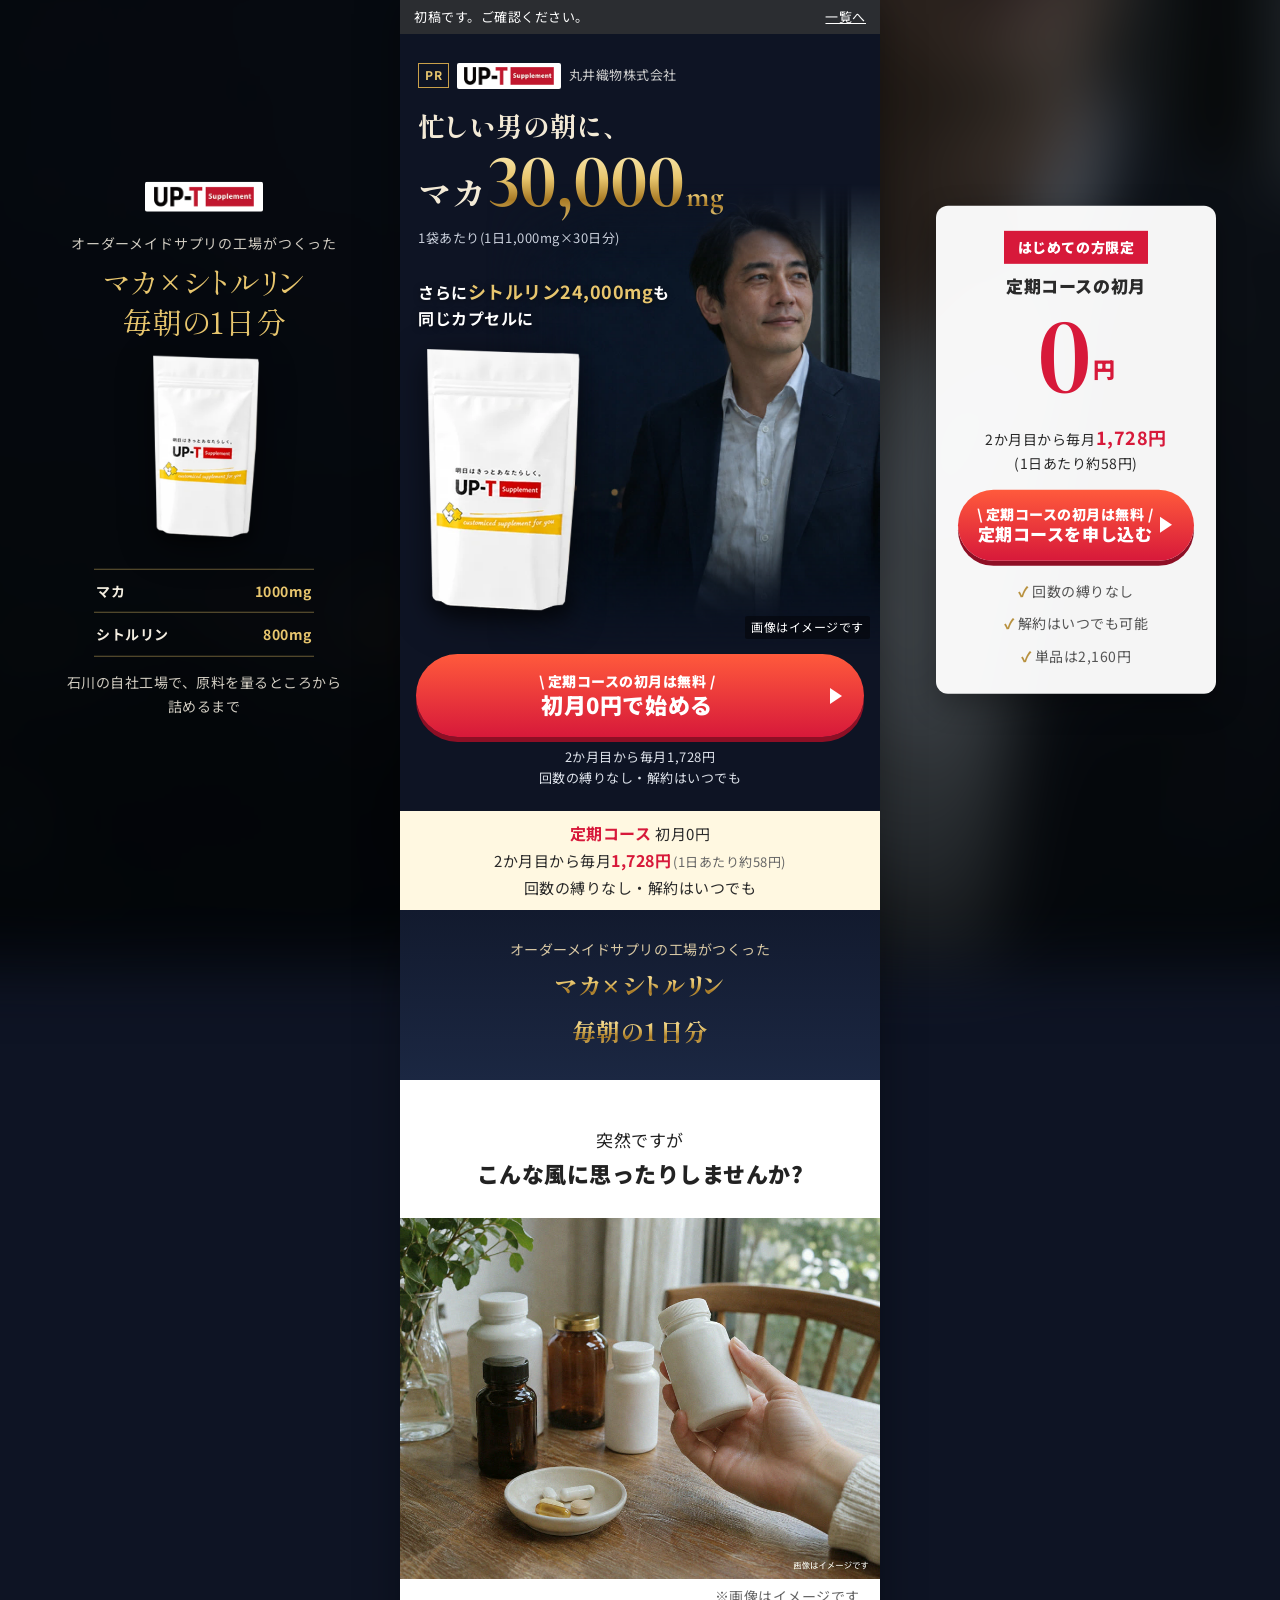
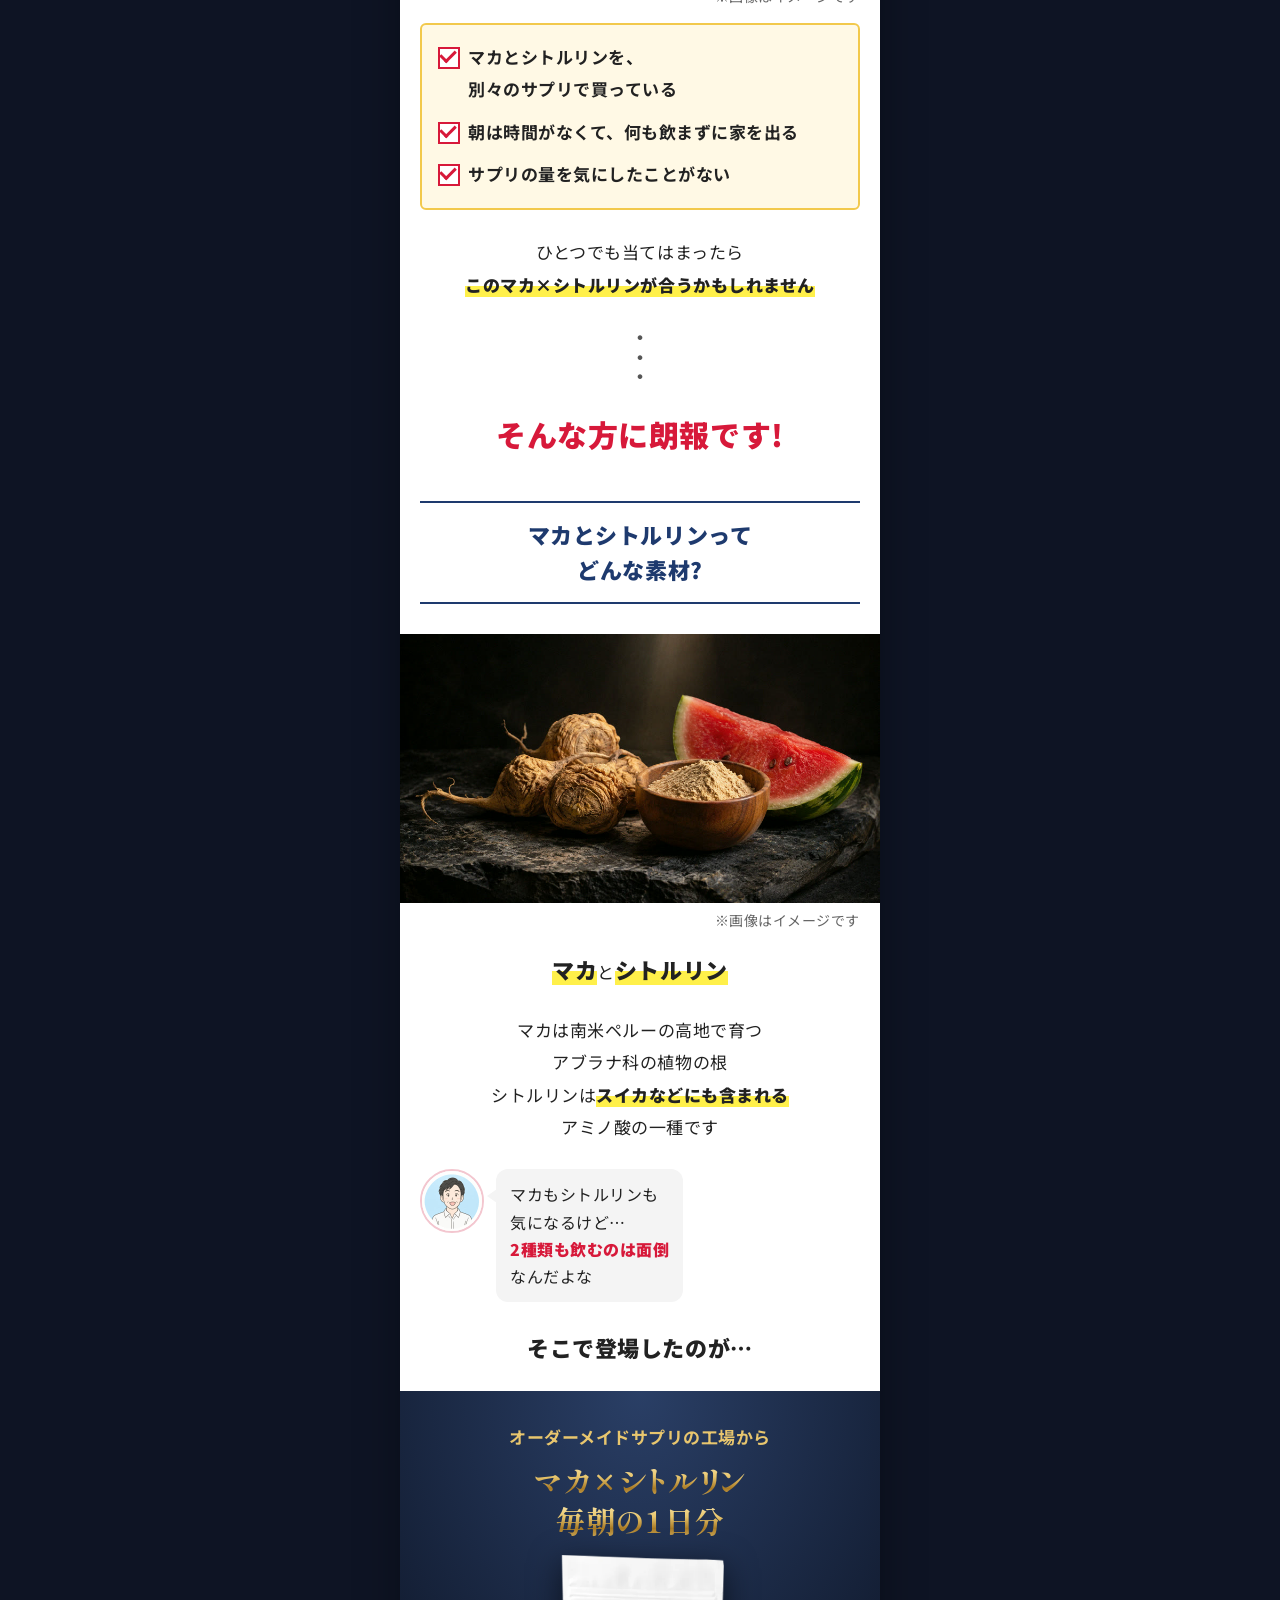
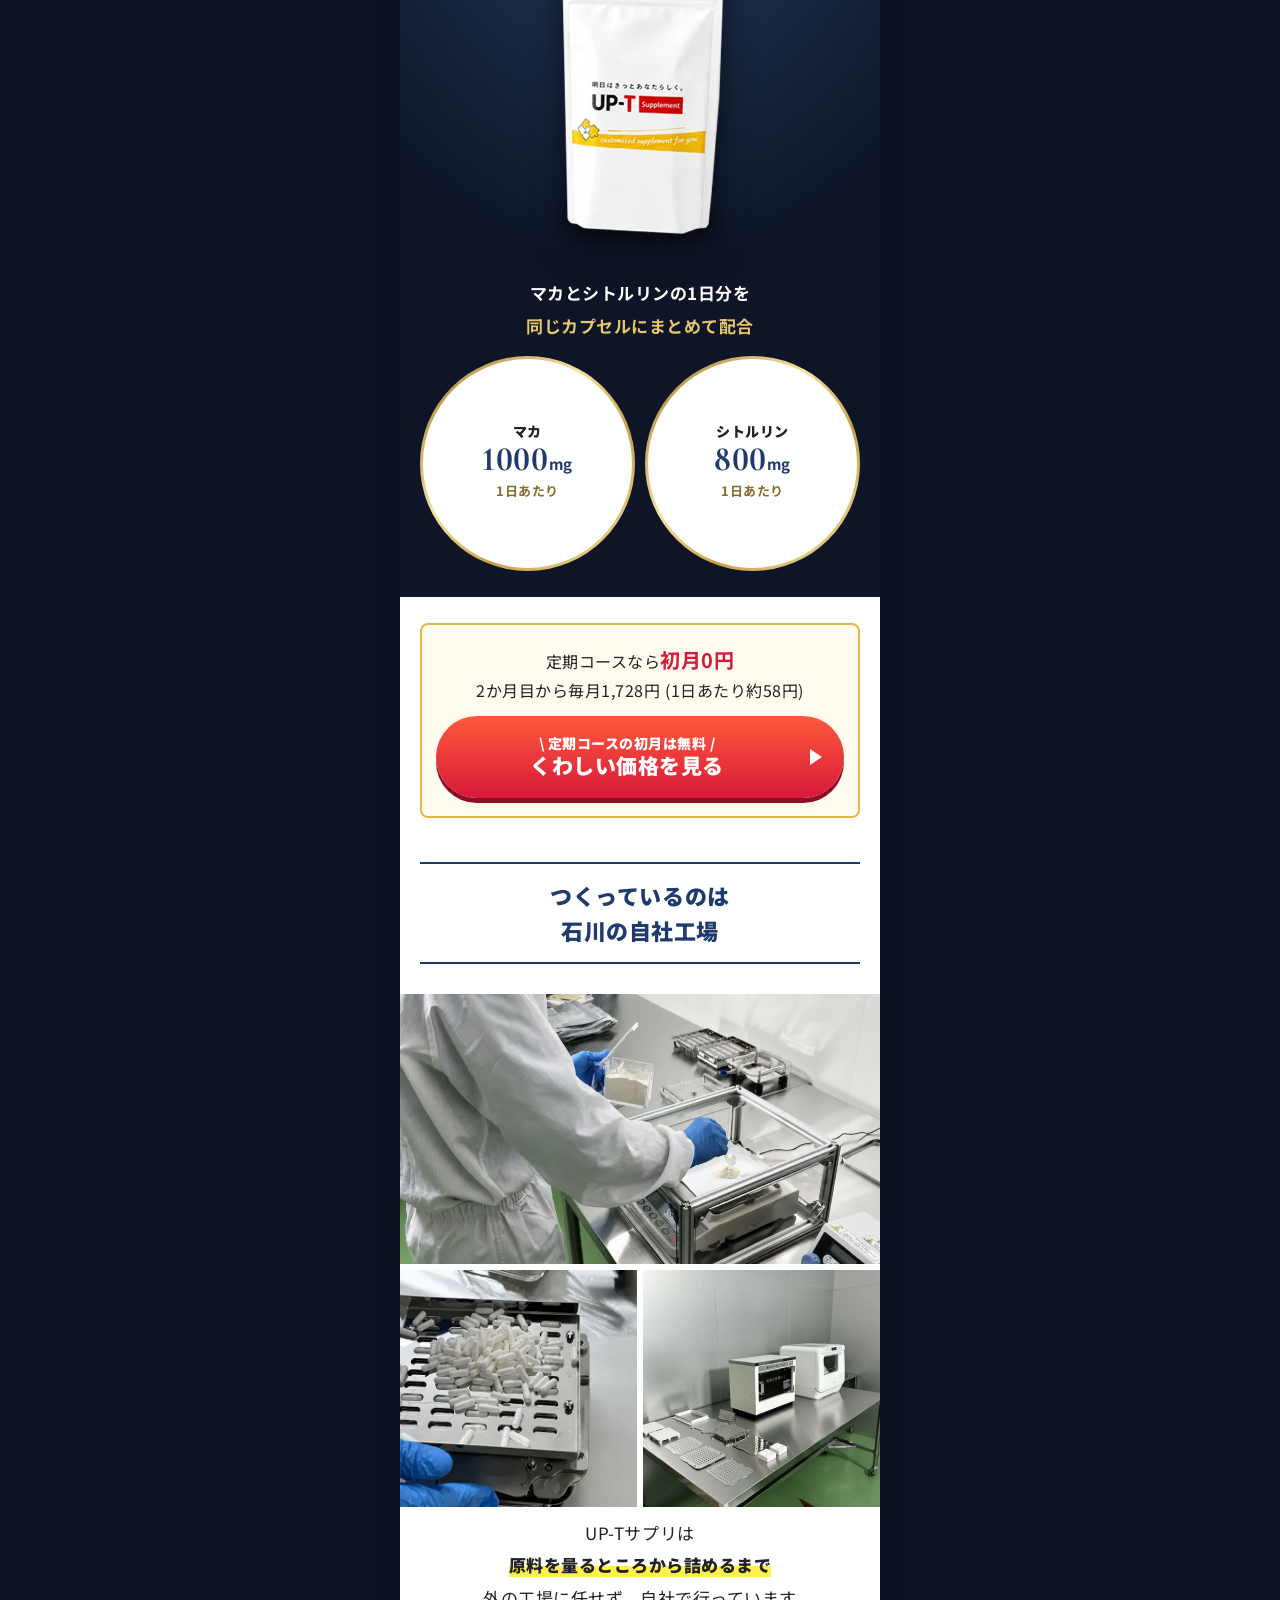
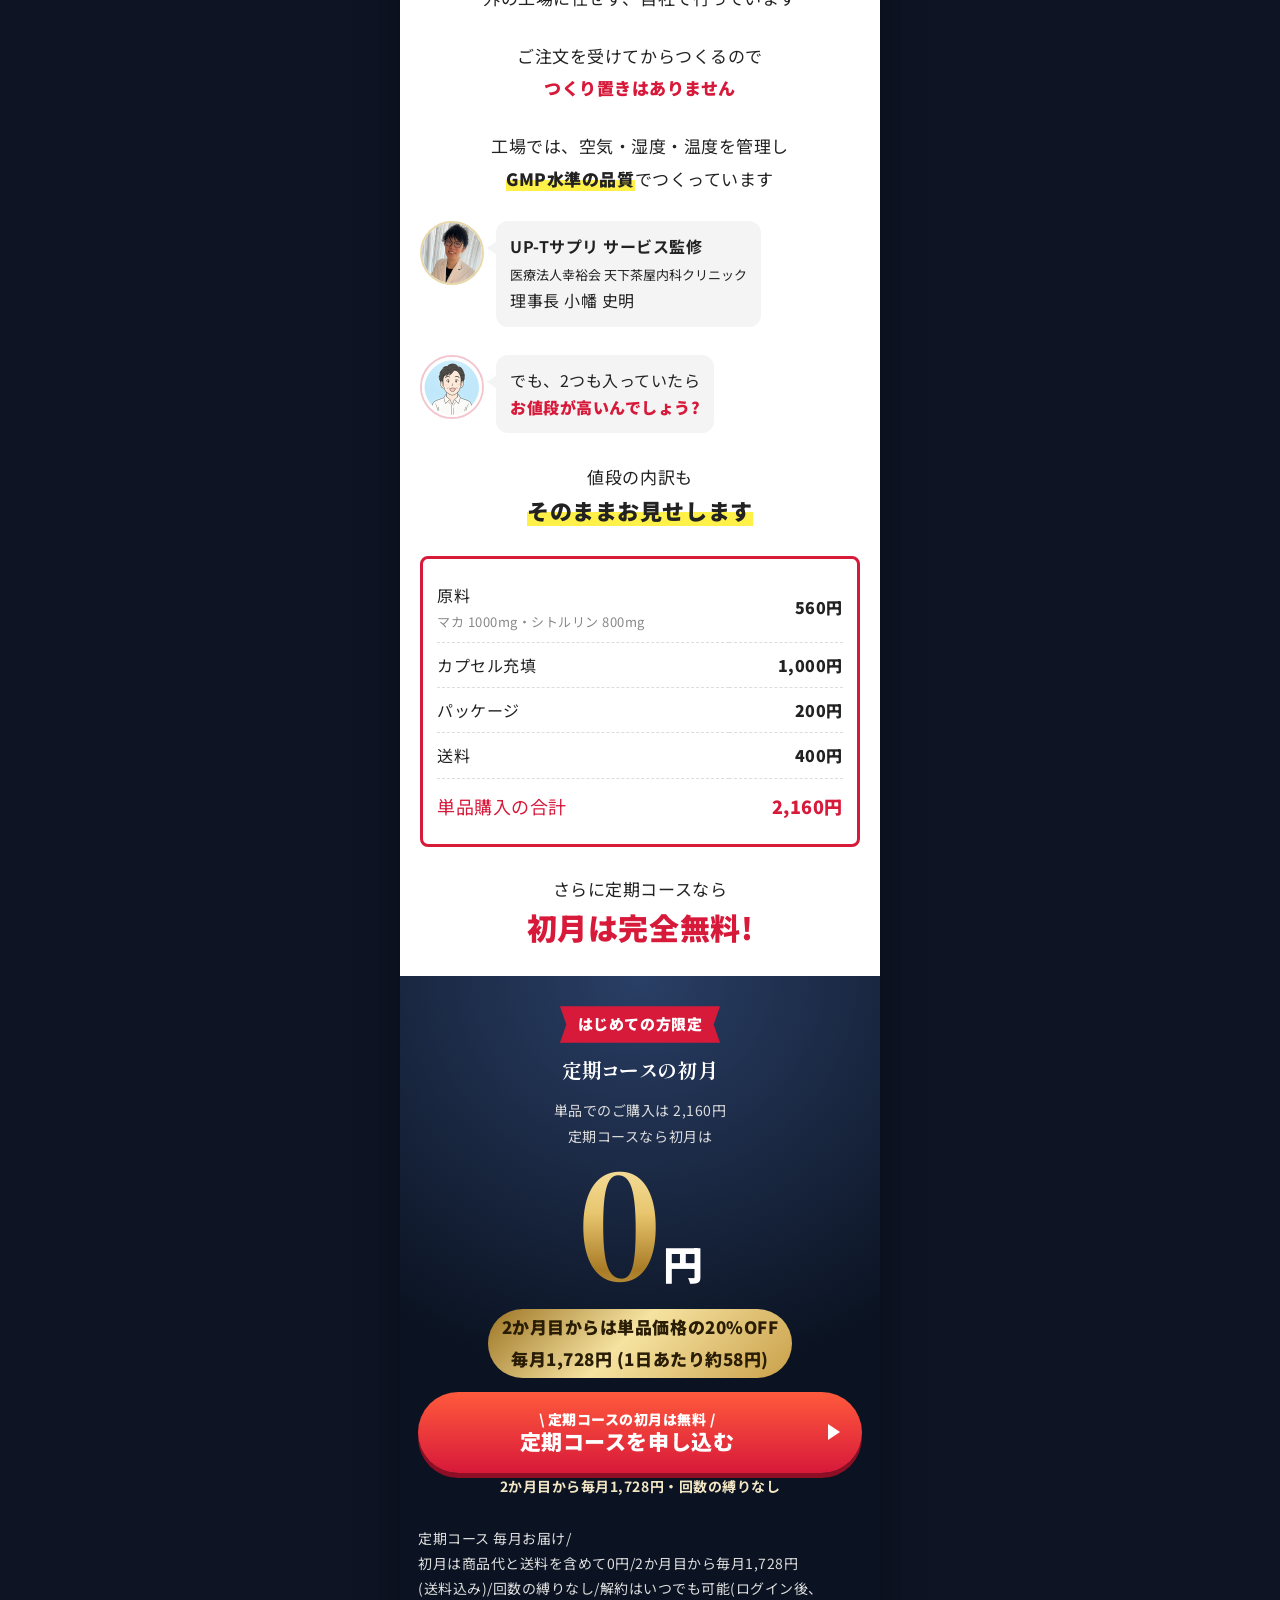
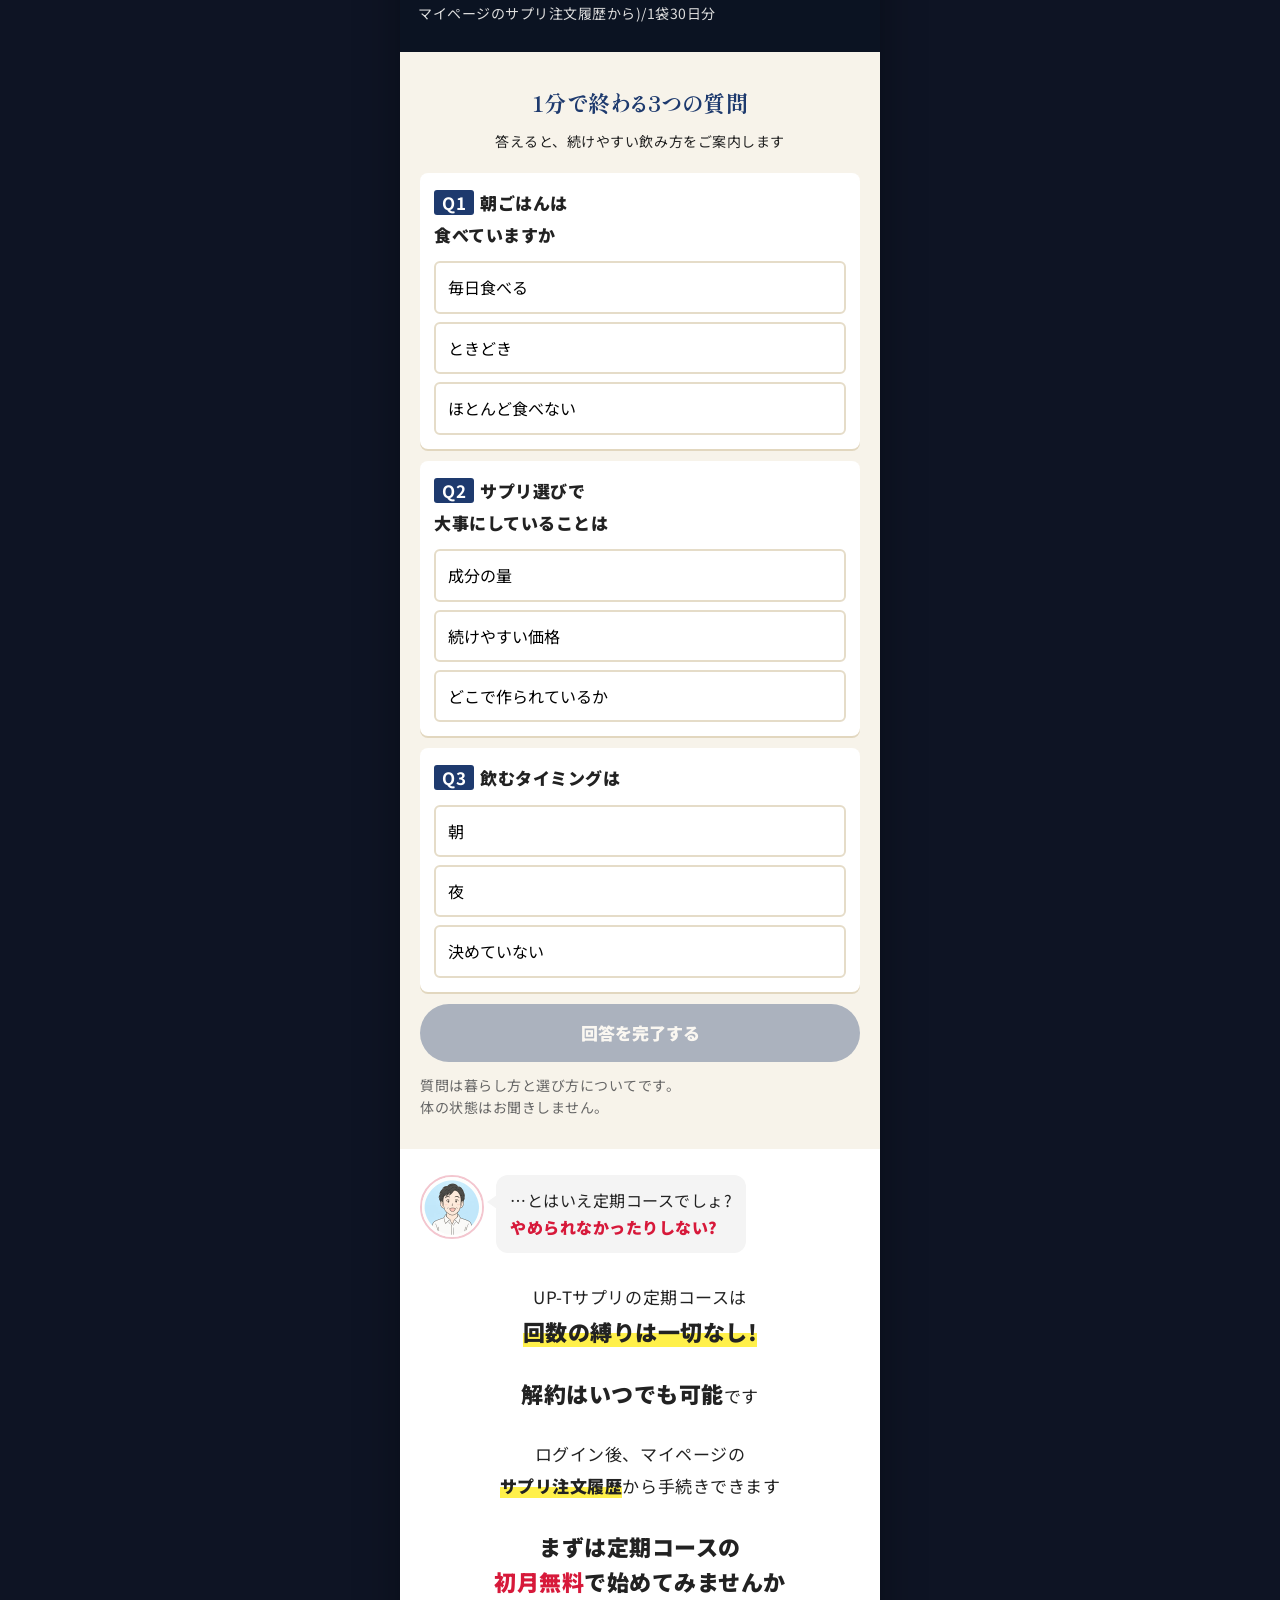
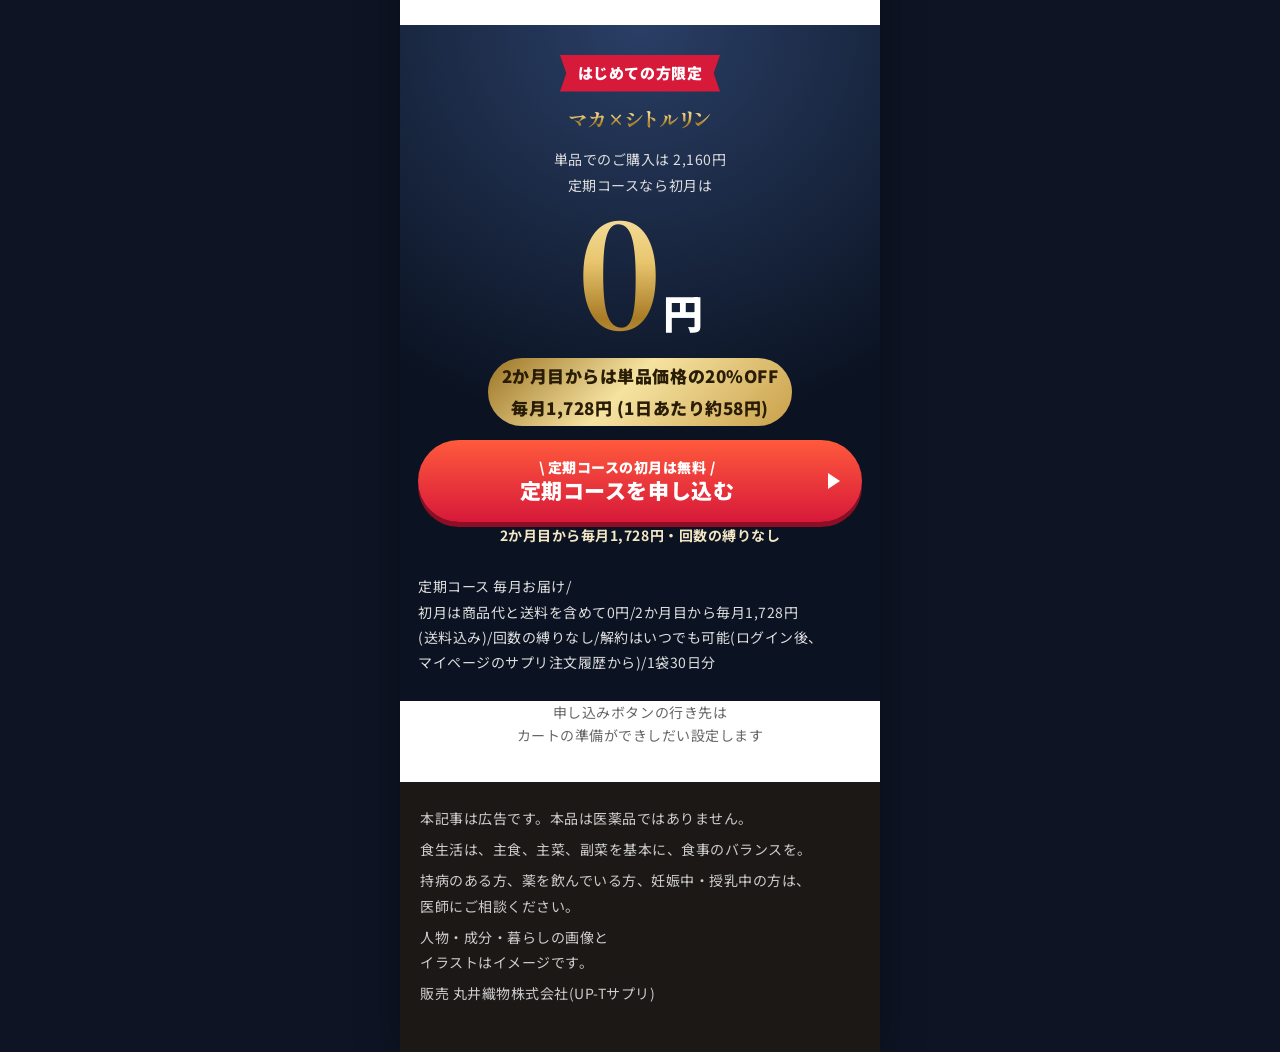
<file: supple-lp-honban-f25d22f4/maca.html>
<!doctype html>
<html lang="ja"><head><meta charset="utf-8"><meta name="viewport" content="width=device-width,initial-scale=1"><meta name="robots" content="noindex,nofollow">
<title>マカ×シトルリン|UP-Tサプリ</title>
<meta name="description" content="UP-Tサプリのマカ+シトルリン。石川の自社工場で、原料を量るところからカプセルに詰めるまで行っています。定期コースは初月0円。">
<link rel="preconnect" href="https://fonts.googleapis.com"><link rel="preconnect" href="https://fonts.gstatic.com" crossorigin>
<link href="https://fonts.googleapis.com/css2?family=Shippori+Mincho+B1:wght@700;800&family=Noto+Sans+JP:wght@400;700;900&family=Cormorant+Garamond:wght@700&display=swap" rel="stylesheet">
<link rel="stylesheet" href="kiji.css?v=33">
</head>
<body class="t-maca">
<div class="pcbg" style="background-image:url(img/fv_maca2.jpg)"></div>
<aside class="pc-l" aria-hidden="true">
 <img class="pc-logo" src="img/logo.webp" alt="">
 <p class="pc-s">オーダーメイドサプリの工場がつくった</p>
 <p class="pc-name mincho">マカ×シトルリン<br>毎朝の1日分</p>
 <img class="pc-pack" src="img/pack.webp" alt="">
 <ul class="pc-ing"><li>マカ<b>1000mg</b></li><li>シトルリン<b>800mg</b></li></ul>
 <p class="pc-fact">石川の自社工場で、原料を量るところから詰めるまで</p>
</aside>
<aside class="pc-r" aria-hidden="true">
 <p class="pc-rib">はじめての方限定</p>
 <p class="pc-t">定期コースの初月</p>
 <p class="pc-zero"><span>0</span>円</p>
 <p class="pc-after">2か月目から毎月<b>1,728円</b><br>(1日あたり約58円)</p>
 <a class="btn" href="#o1" tabindex="-1"><small>\ 定期コースの初月は無料 /</small>定期コースを申し込む</a>
 <ul class="pc-terms"><li>回数の縛りなし</li><li>解約はいつでも可能</li><li>単品は2,160円</li></ul>
</aside>
<div class="lp">
<div class="sample"><span>初稿です。ご確認ください。</span><a href="index.html">一覧へ</a></div>

<header class="fv2">
 <img class="ph2" src="img/fv_maca2.jpg" alt="">
 <div class="in2">
  <p class="brand"><span class="pr">PR</span><img src="img/logo.webp" alt="UP-T Supplement">丸井織物株式会社</p>
  <h1><span class="who mincho">忙しい男の朝に、</span><span class="big2"><span class="nm mincho">マカ</span><span class="num gold">30,000</span><span class="u gold">mg</span></span></h1>
  <p class="per">1袋あたり(1日1,000mg×30日分)</p>
  <p class="plus">さらに<b>シトルリン24,000mg</b>も<br>同じカプセルに</p>
 </div>
 <img class="pack2" src="img/pack.webp" alt="UP-Tサプリの袋">
 <span class="imgnote2">画像はイメージです</span>
 <div class="cta2"><a class="btn" href="#o1"><small>\ 定期コースの初月は無料 /</small>初月0円で始める</a><p class="terms2">2か月目から毎月1,728円<br>回数の縛りなし・解約はいつでも</p></div>
</header>
<div class="strip"><span><b>定期コース</b> 初月0円</span><span>2か月目から毎月<b>1,728円</b><small>(1日あたり約58円)</small></span><span>回数の縛りなし・解約はいつでも</span></div>
<div class="black"><p class="s">オーダーメイドサプリの工場がつくった</p><p class="t mincho"><span class="gold">マカ×シトルリン<br>毎朝の1日分</span></p></div>

<main class="art">
 <p>突然ですが<br><span class="big">こんな風に思ったりしませんか?</span></p>
 <figure class="photo"><img src="img/pain_maca.jpg" alt="サプリの容器を手に取る様子"></figure>
 <p class="note" style="text-align:right;margin-bottom:16px">※画像はイメージです</p>
 <ul class="checks"><li>マカとシトルリンを、別々の<span class=nw>サプリ</span>で買っている</li><li>朝は時間がなくて、何も飲まずに家を出る</li><li><span class=nw>サプリ</span>の量を気にしたことがない</li></ul>
 <p>ひとつでも当てはまったら<br><span class="y">このマカ×シトルリンが合うかもしれません</span></p>
 <p class="dots">・<br>・<br>・</p>
 <p class="huge">そんな方に朗報です!</p>

 <h2 class="box-h">マカとシトルリンって<br>どんな素材?</h2>
 <figure class="photo"><img src="img/ing_maca.jpg" alt=""></figure>
 <p class="note" style="text-align:right;margin-bottom:20px">※画像はイメージです</p>
 <p><span class="big y">マカ</span>と<span class="big y">シトルリン</span></p><p>マカは南米ペルーの高地で育つ<br>アブラナ科の植物の根<br>シトルリンは<span class="y">スイカなどにも含まれる</span><br>アミノ酸の一種です</p>

 <div class="bubble"><img src="img/m_avatar.jpg" alt=""><div>マカもシトルリンも<br>気になるけど…<br><span class="r">2種類も飲むのは面倒</span><br>なんだよな</div></div>

 <p class="big">そこで登場したのが…</p>
 <div class="reveal">
  <p class="s">オーダーメイドサプリの工場から</p>
  <p class="name mincho"><span class="gold">マカ×シトルリン<br>毎朝の1日分</span></p>
  <img class="pack" src="img/pack.webp" alt="UP-Tサプリの袋">
  <p style="margin:0 0 14px;font-weight:700">マカとシトルリンの1日分を<br><span style="color:#E8C66E">同じカプセルにまとめて配合</span></p>
  <div class="ings n2"><div class="ing"><div>マカ<b>1000<small>mg</small></b><small class="s">1日あたり</small></div></div><div class="ing"><div>シトルリン<b>800<small>mg</small></b><small class="s">1日あたり</small></div></div></div>
  
 </div>
 <div class="midcta"><p>定期コースなら<b>初月0円</b><br><span class=nw>2か月目から毎月1,728円</span> <span class=nw>(1日あたり約58円)</span></p><a class="btn" href="#o1"><small>\ 定期コースの初月は無料 /</small>くわしい価格を見る</a></div>

 <h2 class="box-h">つくっているのは<br>石川の自社工場</h2>
 <figure class="photo"><img src="img/fac_keiryo.jpg" alt="原料を計量する作業"></figure>
 <div class="fac"><img src="img/fac_juten.jpg" alt="カプセルの充填"><img src="img/fac_room.jpg" alt="製造の設備"></div>
 <p>UP-Tサプリは<br><span class="y">原料を量るところから詰めるまで</span><br>外の工場に任せず、自社で行っています</p>
 <p>ご注文を受けてからつくるので<br><span class="r">つくり置きはありません</span></p>
 <p>工場では、空気・湿度・温度を管理し<br><span class="y">GMP水準の品質</span>でつくっています</p>
 <div class="bubble" style="margin-top:6px"><img src="img/kanshu.webp" alt="監修医 小幡史明" style="border-color:#E8D7A8"><div><b>UP-Tサプリ サービス監修</b><br><span class="kanshu1">医療法人幸裕会 天下茶屋内科クリニック</span><br>理事長 小幡 史明</div></div>

 <div class="bubble"><img src="img/m_avatar.jpg" alt=""><div>でも、2つも入っていたら<br><span class="r">お値段が高いんでしょう?</span></div></div>
 <p>値段の内訳も<br><span class="big y">そのままお見せします</span></p>
 <div class="pricebox breakdown"><table>
  <tr><td>原料<small>マカ 1000mg・シトルリン 800mg</small></td><td>560円</td></tr>
  <tr><td>カプセル充填</td><td>1,000円</td></tr>
  <tr><td>パッケージ</td><td>200円</td></tr>
  <tr><td>送料</td><td>400円</td></tr>
  <tr class="sum"><td>単品購入の合計</td><td>2,160円</td></tr>
 </table></div>
 <p>さらに定期コースなら<br><span class="huge">初月は完全無料!</span></p>

 <section class="offer" id="o1">
  <p class="rib">はじめての方限定</p>
  <p class="t mincho">定期コースの初月</p>
  <p class="was">単品でのご購入は <span class=nw>2,160円</span></p><p class="was" style="margin:0">定期コースなら初月は</p>
  <p class="now"><span class="n gold">0</span><span class="u">円</span></p>
  <p class="off">2か月目からは単品価格の20%OFF<br><span class=nw>毎月1,728円</span> <span class=nw>(1日あたり約58円)</span></p>
  <a class="btn" href="#o2"><small>\ 定期コースの初月は無料 /</small>定期コースを申し込む</a>
  <p class="btn-sub">2か月目から毎月1,728円・回数の縛りなし</p>
  <p class="terms">定期コース 毎月お届け/初月は商品代と送料を含めて0円/2か月目から毎月<span class=nw>1,728円</span>(<span class=nw>送料込み</span>)/回数の縛りなし/解約はいつでも可能(ログイン後、マイページの<span class=nw>サプリ注文履歴</span>から)/1袋30日分</p>
 </section>

 <div class="q">
  <h3 class="mincho">1分で終わる3つの質問</h3>
  <p class="sub">答えると、続けやすい飲み方をご案内します</p>
  <div class="qb"><p><b>Q1</b>朝ごはんは<br>食べていますか</p><div class="opts"><button type="button" aria-pressed="false">毎日食べる</button><button type="button" aria-pressed="false">ときどき</button><button type="button" aria-pressed="false">ほとんど食べない</button></div></div><div class="qb"><p><b>Q2</b>サプリ選びで<br>大事にしていることは</p><div class="opts"><button type="button" aria-pressed="false">成分の量</button><button type="button" aria-pressed="false">続けやすい価格</button><button type="button" aria-pressed="false">どこで作られているか</button></div></div><div class="qb"><p><b>Q3</b>飲むタイミングは</p><div class="opts"><button type="button" aria-pressed="false">朝</button><button type="button" aria-pressed="false">夜</button><button type="button" aria-pressed="false">決めていない</button></div></div>
  <button class="qdone" type="button" disabled>回答を完了する</button>
  <div class="qres" id="qres"><p class="big" style="margin:0 0 8px">ご回答<span class=nw>ありがとうございます!</span></p><p style="margin:0 0 14px" id="qmsg"></p><a class="btn" href="#o2"><small>\ 定期コースの初月は無料 /</small>申し込みのご案内へ</a></div>
  <p class="note" style="margin:12px 0 0">質問は暮らし方と選び方についてです。体の状態はお聞きしません。</p>
 </div>

 <div class="bubble"><img src="img/m_avatar.jpg" alt=""><div>…とはいえ定期コースでしょ?<br><span class="r">やめられなかったりしない?</span></div></div>
 <p>UP-Tサプリの定期コースは<br><span class="big y">回数の縛りは一切なし!</span></p>
 <p><span class="big">解約はいつでも可能</span>です</p><p>ログイン後、マイページの<br><span class="y">サプリ注文履歴</span>から手続きできます</p>
 <p class="big" style="margin-top:20px">まずは定期コースの<br><span class="r">初月無料</span>で始めてみませんか</p>

 <section class="offer" id="o2">
  <p class="rib">はじめての方限定</p>
  <p class="t mincho"><span class="gold">マカ×シトルリン</span></p>
  <p class="was">単品でのご購入は <span class=nw>2,160円</span></p><p class="was" style="margin:0">定期コースなら初月は</p>
  <p class="now"><span class="n gold">0</span><span class="u">円</span></p>
  <p class="off">2か月目からは単品価格の20%OFF<br><span class=nw>毎月1,728円</span> <span class=nw>(1日あたり約58円)</span></p>
  <a class="btn" href="#o2"><small>\ 定期コースの初月は無料 /</small>定期コースを申し込む</a>
  <p class="btn-sub">2か月目から毎月1,728円・回数の縛りなし</p>
  <p class="terms">定期コース 毎月お届け/初月は商品代と送料を含めて0円/2か月目から毎月<span class=nw>1,728円</span>(<span class=nw>送料込み</span>)/回数の縛りなし/解約はいつでも可能(ログイン後、マイページの<span class=nw>サプリ注文履歴</span>から)/1袋30日分</p>
 </section>
 <p class="note" style="text-align:center">申し込みボタンの行き先は<br>カートの準備ができしだい設定します</p>
</main>

<div class="float-cta" id="floatcta"><div class="fc-t"><b>定期コース初月0円</b><span>2か月目から毎月1,728円</span></div><a class="fc-btn" href="#o1">申し込む</a></div>
<footer class="foot">
 <p>本記事は広告です。本品は医薬品ではありません。</p><p>食生活は、<span class=nw>主食、主菜、副菜</span>を基本に、食事のバランスを。</p>
 <p>持病のある方、薬を飲んでいる方、妊娠中・授乳中の方は、医師にご相談ください。</p>
 <p>人物・成分・暮らしの画像と<br>イラストはイメージです。</p>
 <p>販売 丸井織物株式会社(UP-Tサプリ)</p>
</footer>
</div>
<script>
const c2=document.querySelector('.cta2'),fc=document.getElementById('floatcta');if(c2&&fc&&'IntersectionObserver' in window){fc.classList.add('hide');new IntersectionObserver(es=>es.forEach(e=>fc.classList.toggle('hide',e.isIntersecting||e.boundingClientRect.top>0))).observe(c2);}
document.querySelectorAll('.opts').forEach(g=>g.addEventListener('click',e=>{const b=e.target.closest('button');if(!b)return;g.querySelectorAll('button').forEach(x=>x.setAttribute('aria-pressed','false'));b.setAttribute('aria-pressed','true');document.querySelector('.qdone').disabled=![...document.querySelectorAll('.opts')].every(o=>o.querySelector('[aria-pressed=true]'));}));
document.querySelector('.qdone').addEventListener('click',()=>{const t=[...document.querySelectorAll('.opts')][2].querySelector('[aria-pressed=true]').textContent;const m={'朝':'朝ごはんのあと、コーヒーや水と一緒に飲むのがおすすめです。','夜':'夕食のあとや歯みがきの前など、毎晩同じタイミングで飲むのがおすすめです。','決めていない':'まずは朝か夜のどちらか、毎日同じ時間に決めると続けやすくなります。'};document.getElementById('qmsg').innerHTML=m[t]+'<br>定期コースなら毎月届くので、買い忘れもありません。';const r=document.getElementById('qres');r.classList.add('on');r.scrollIntoView({behavior:'smooth',block:'center'});});
</script>
</body></html>
</file>
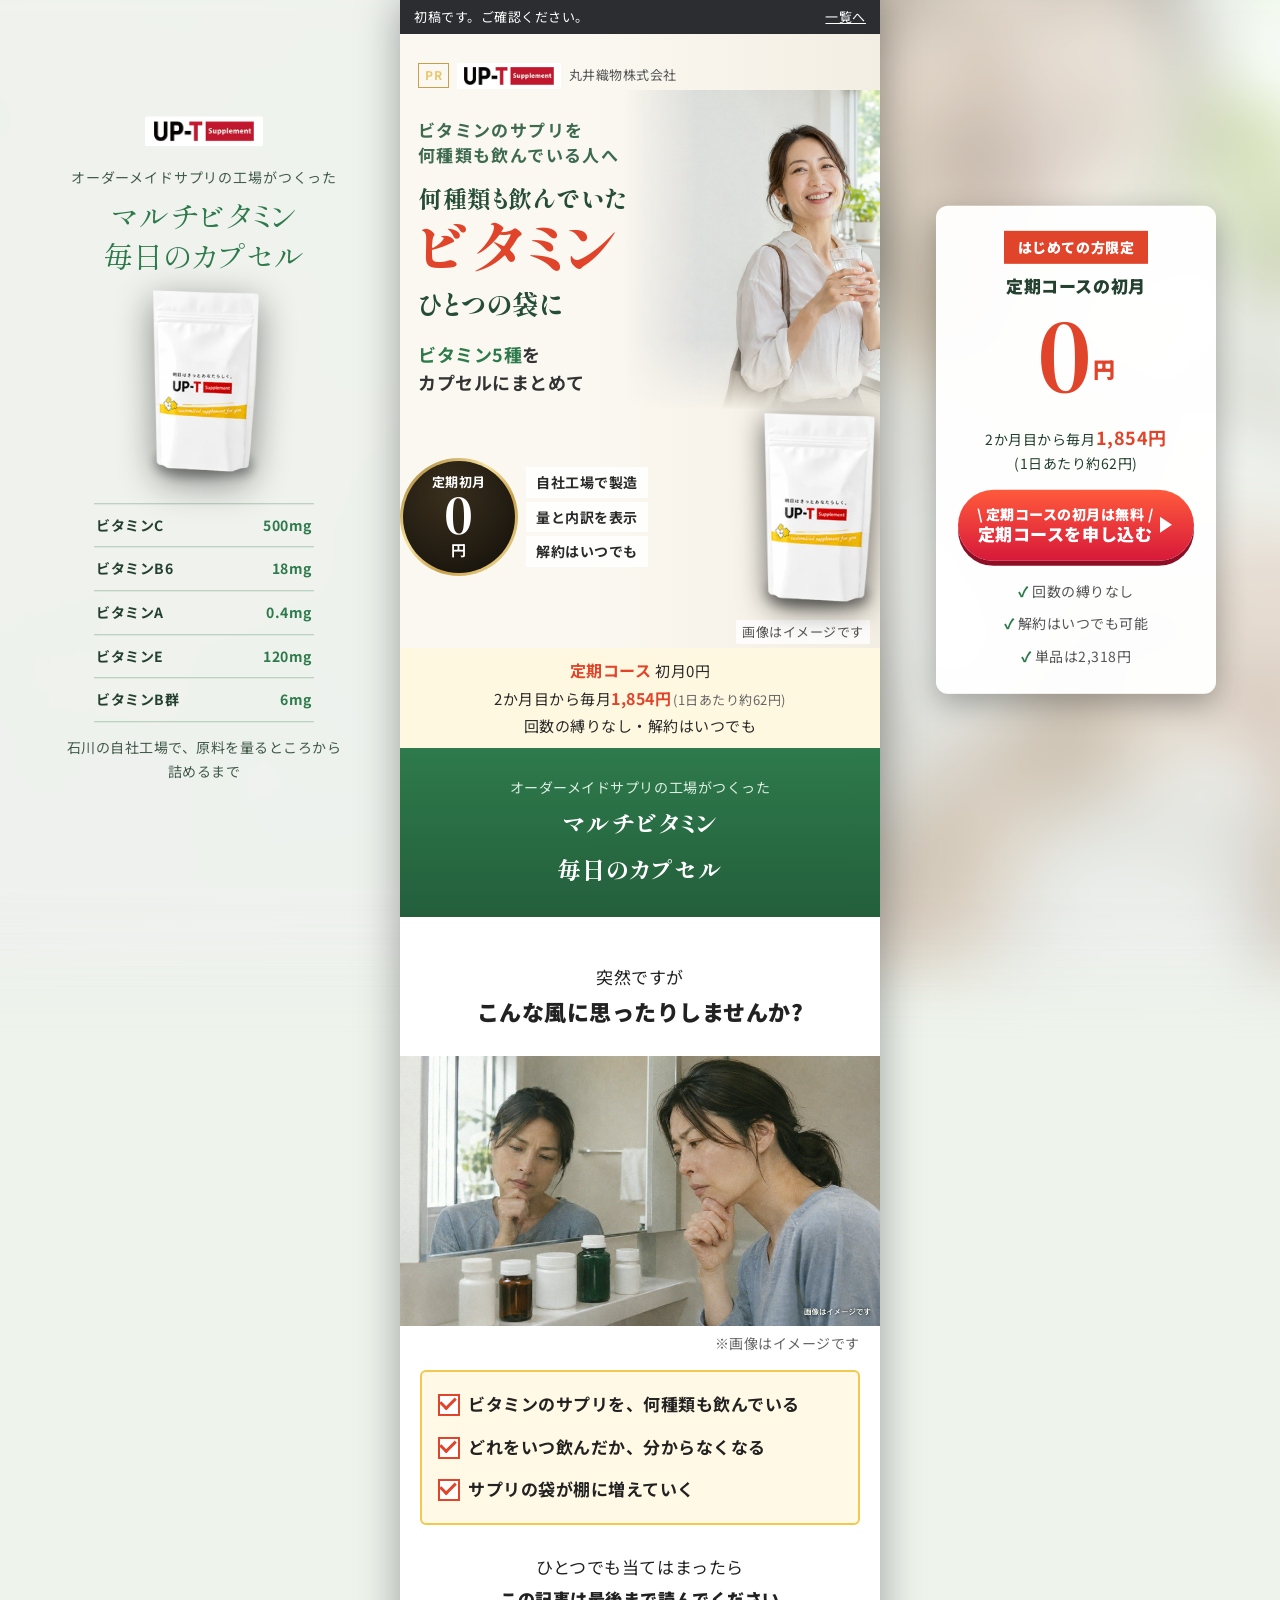
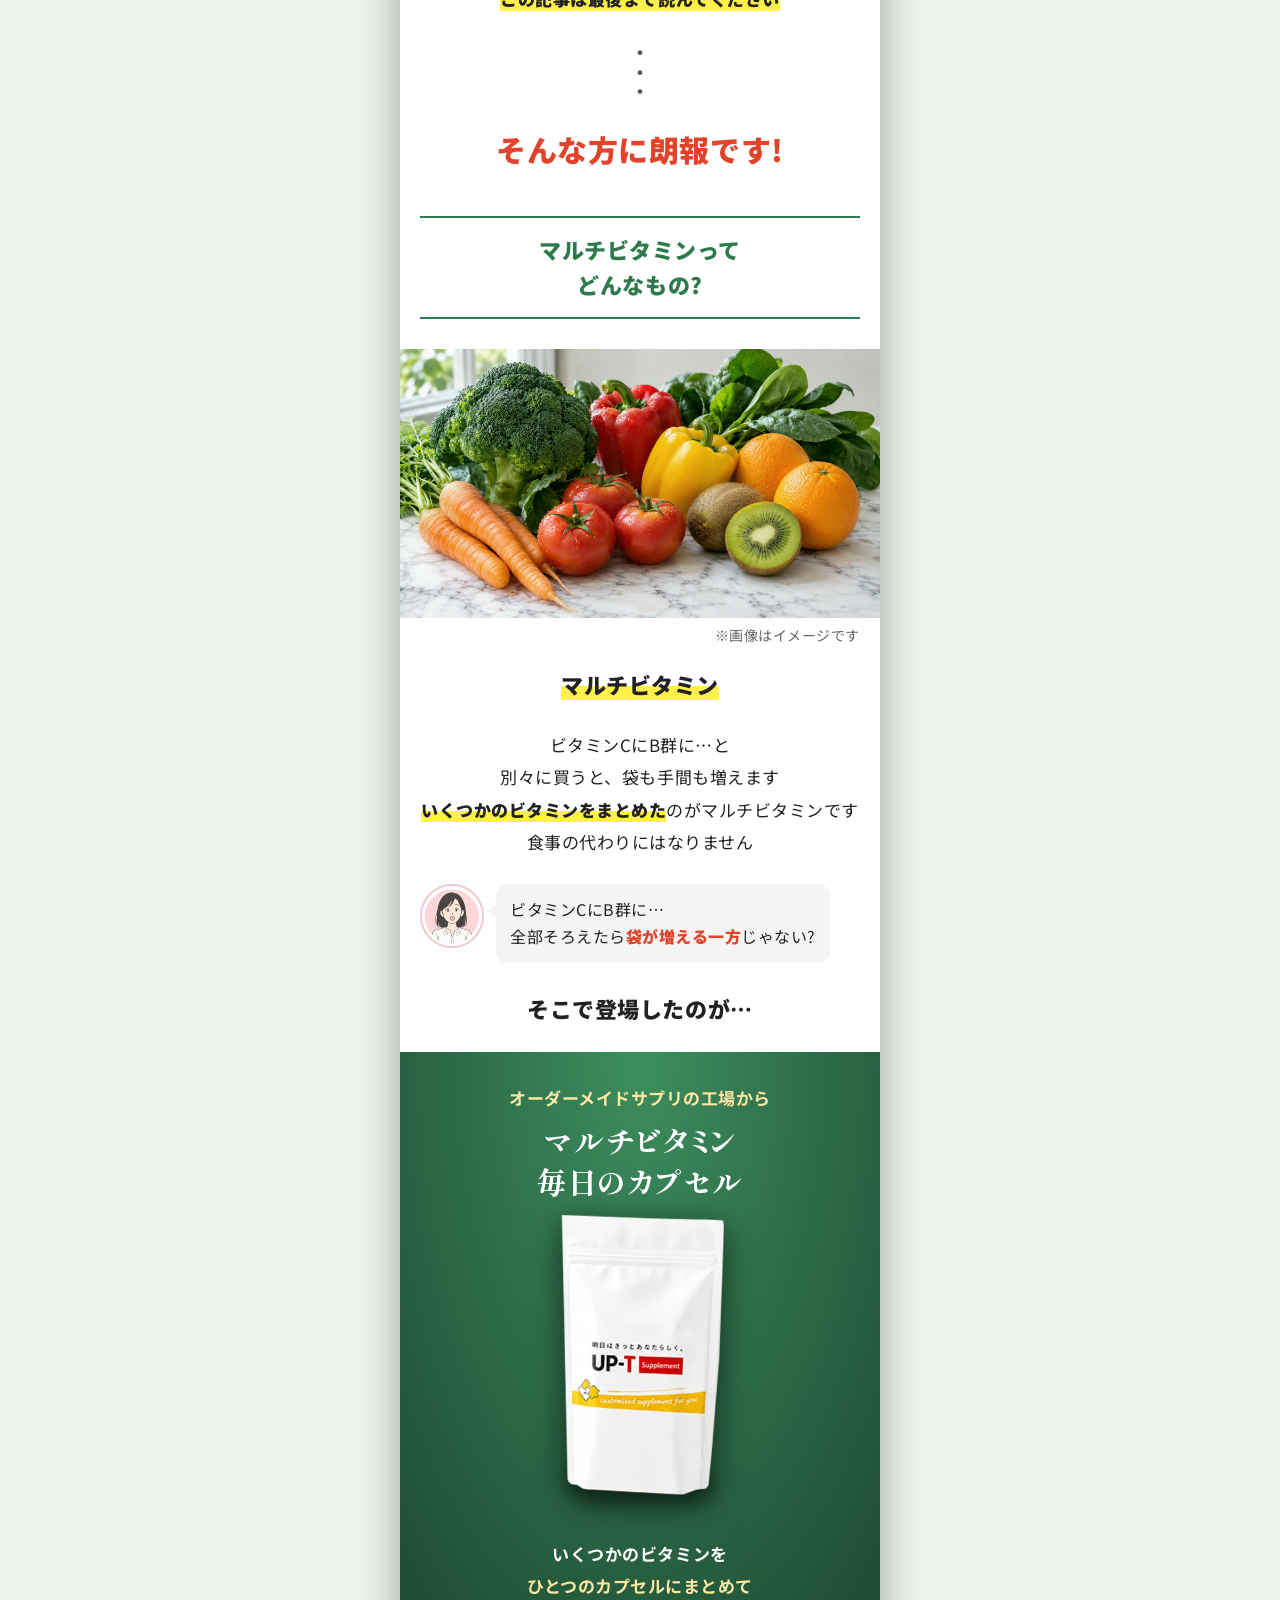
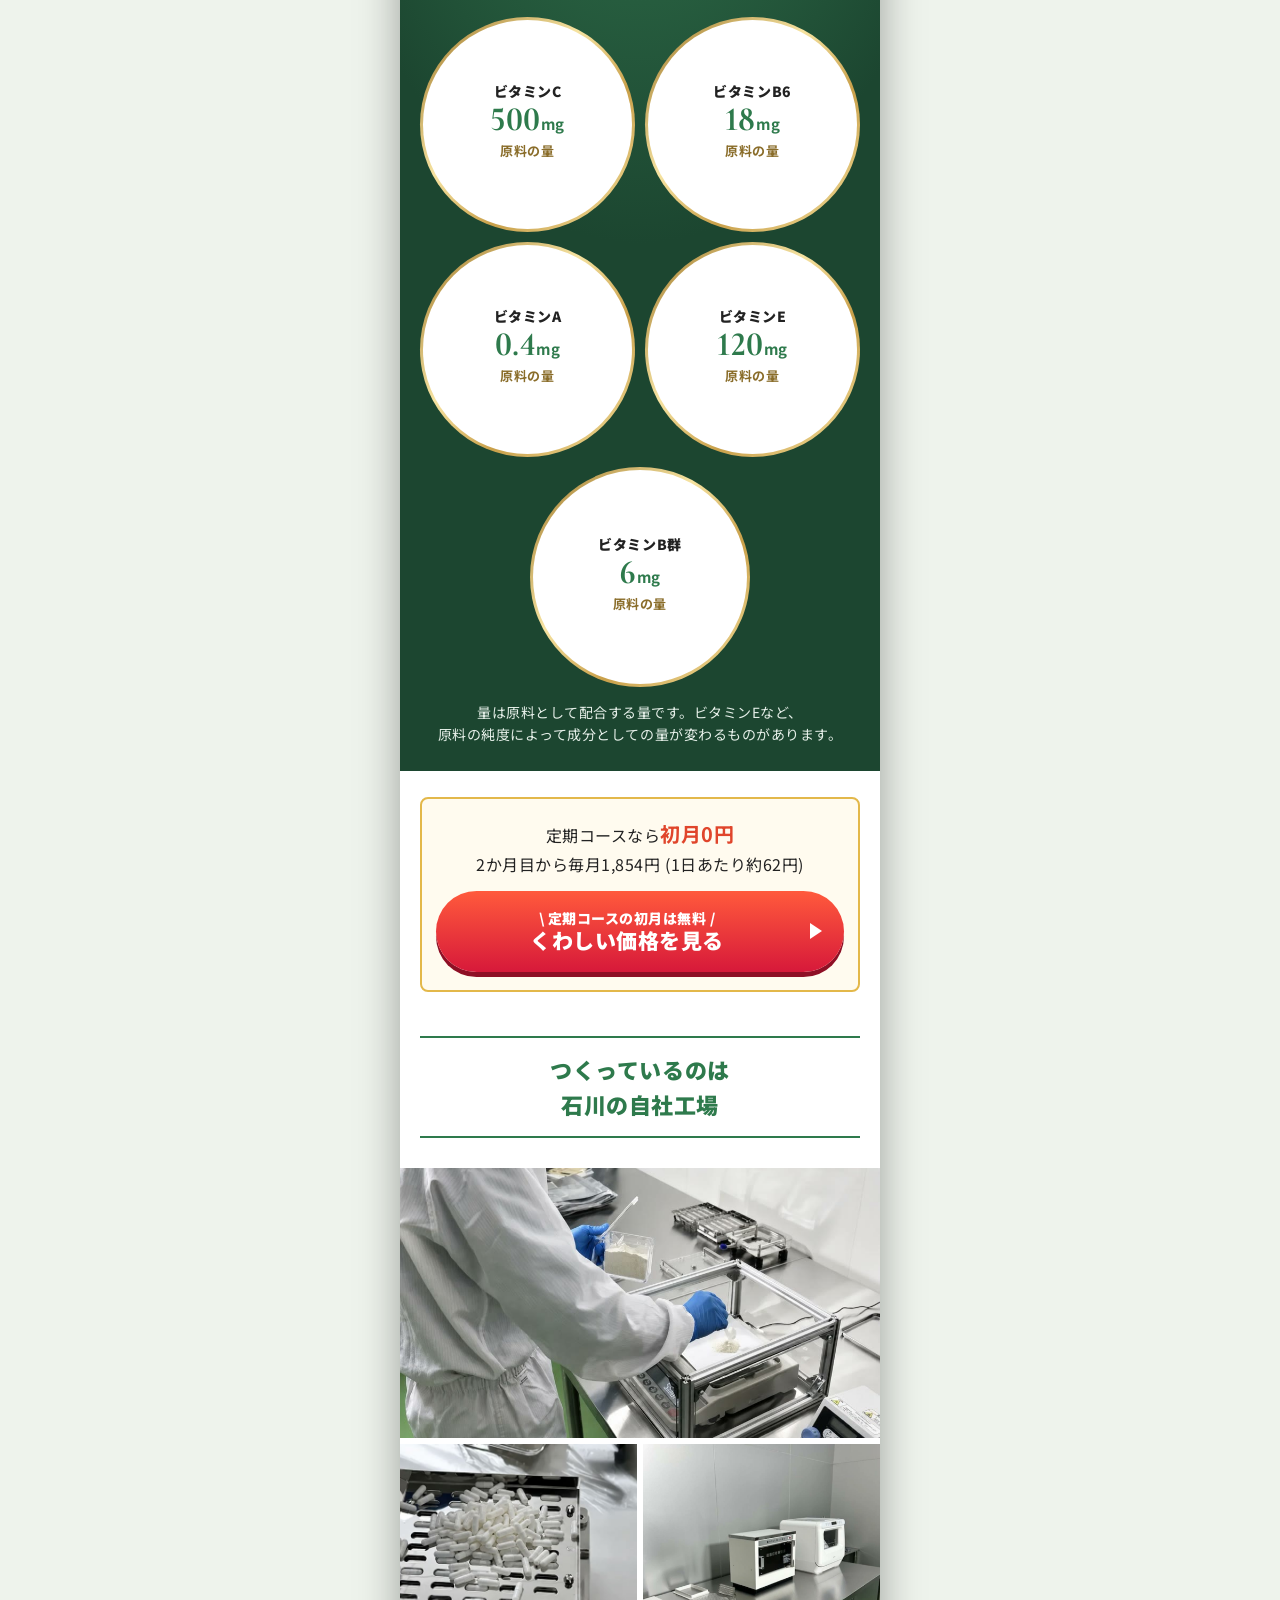
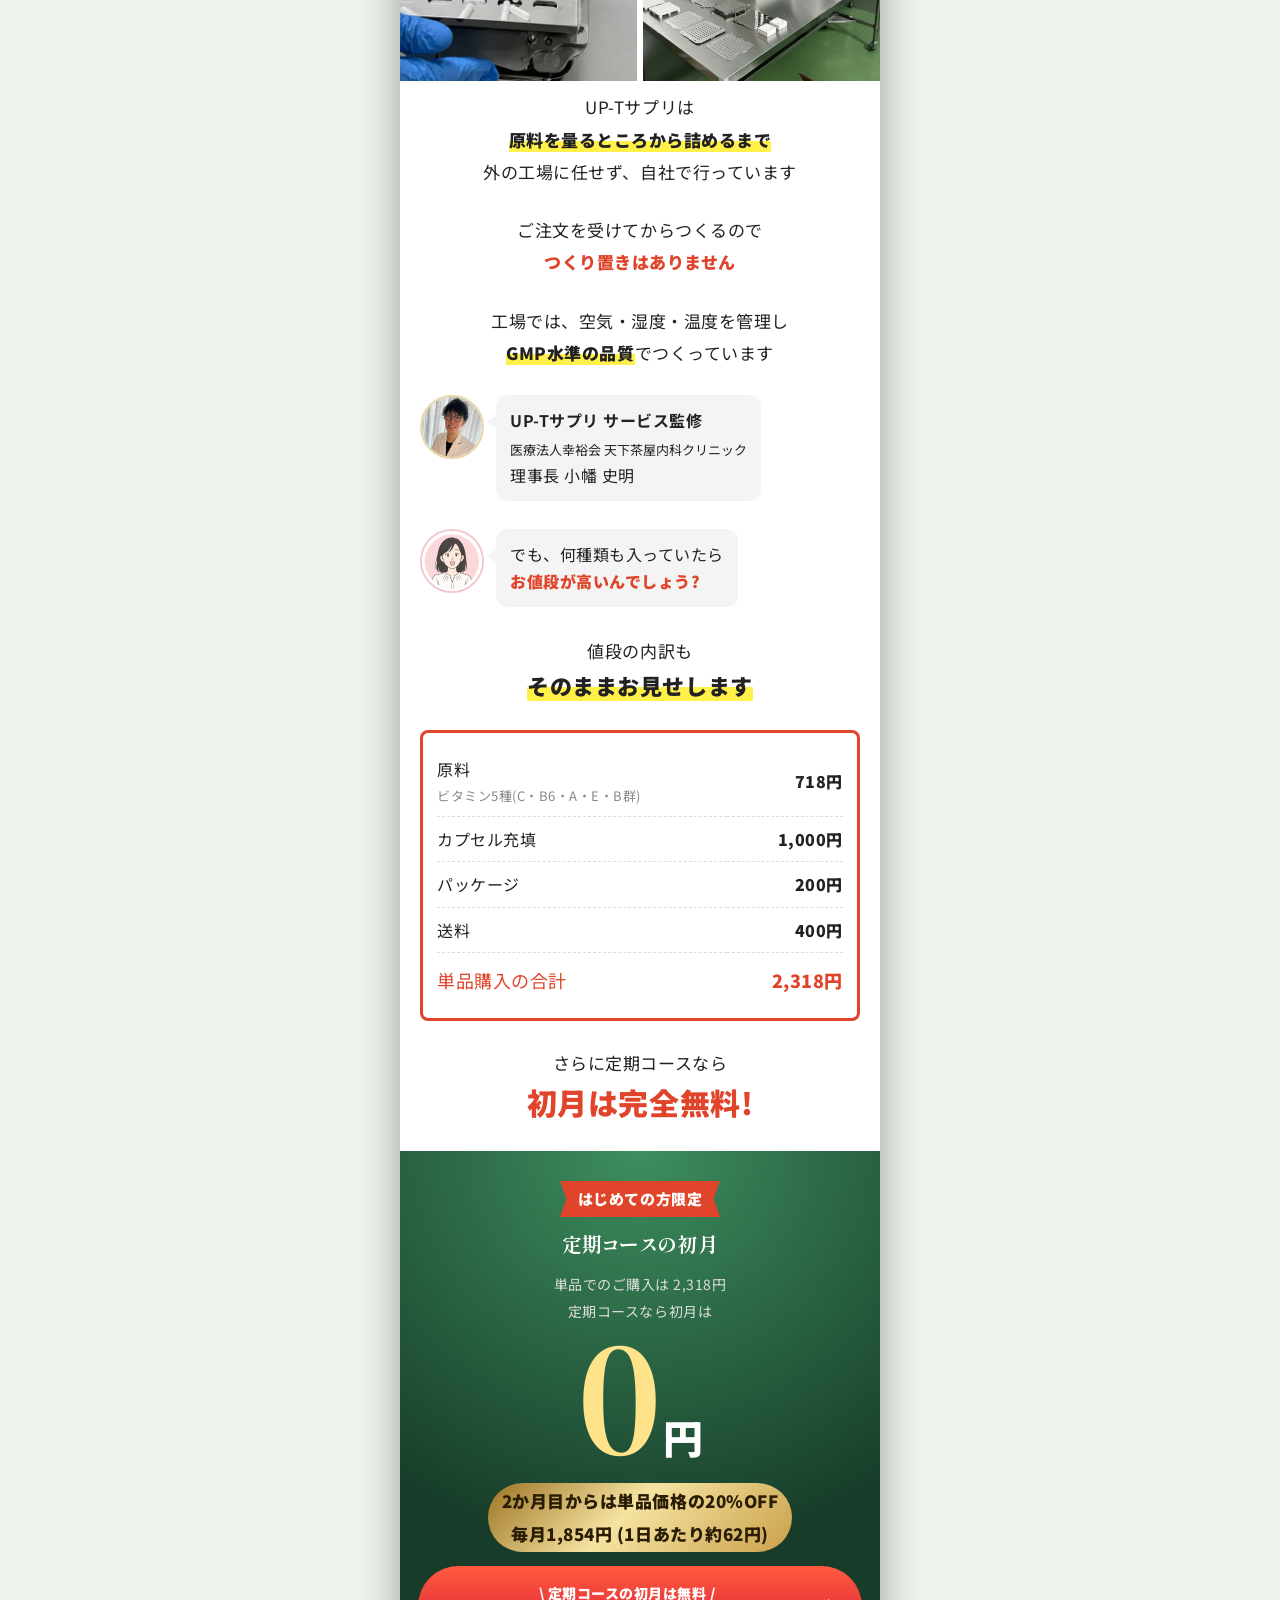
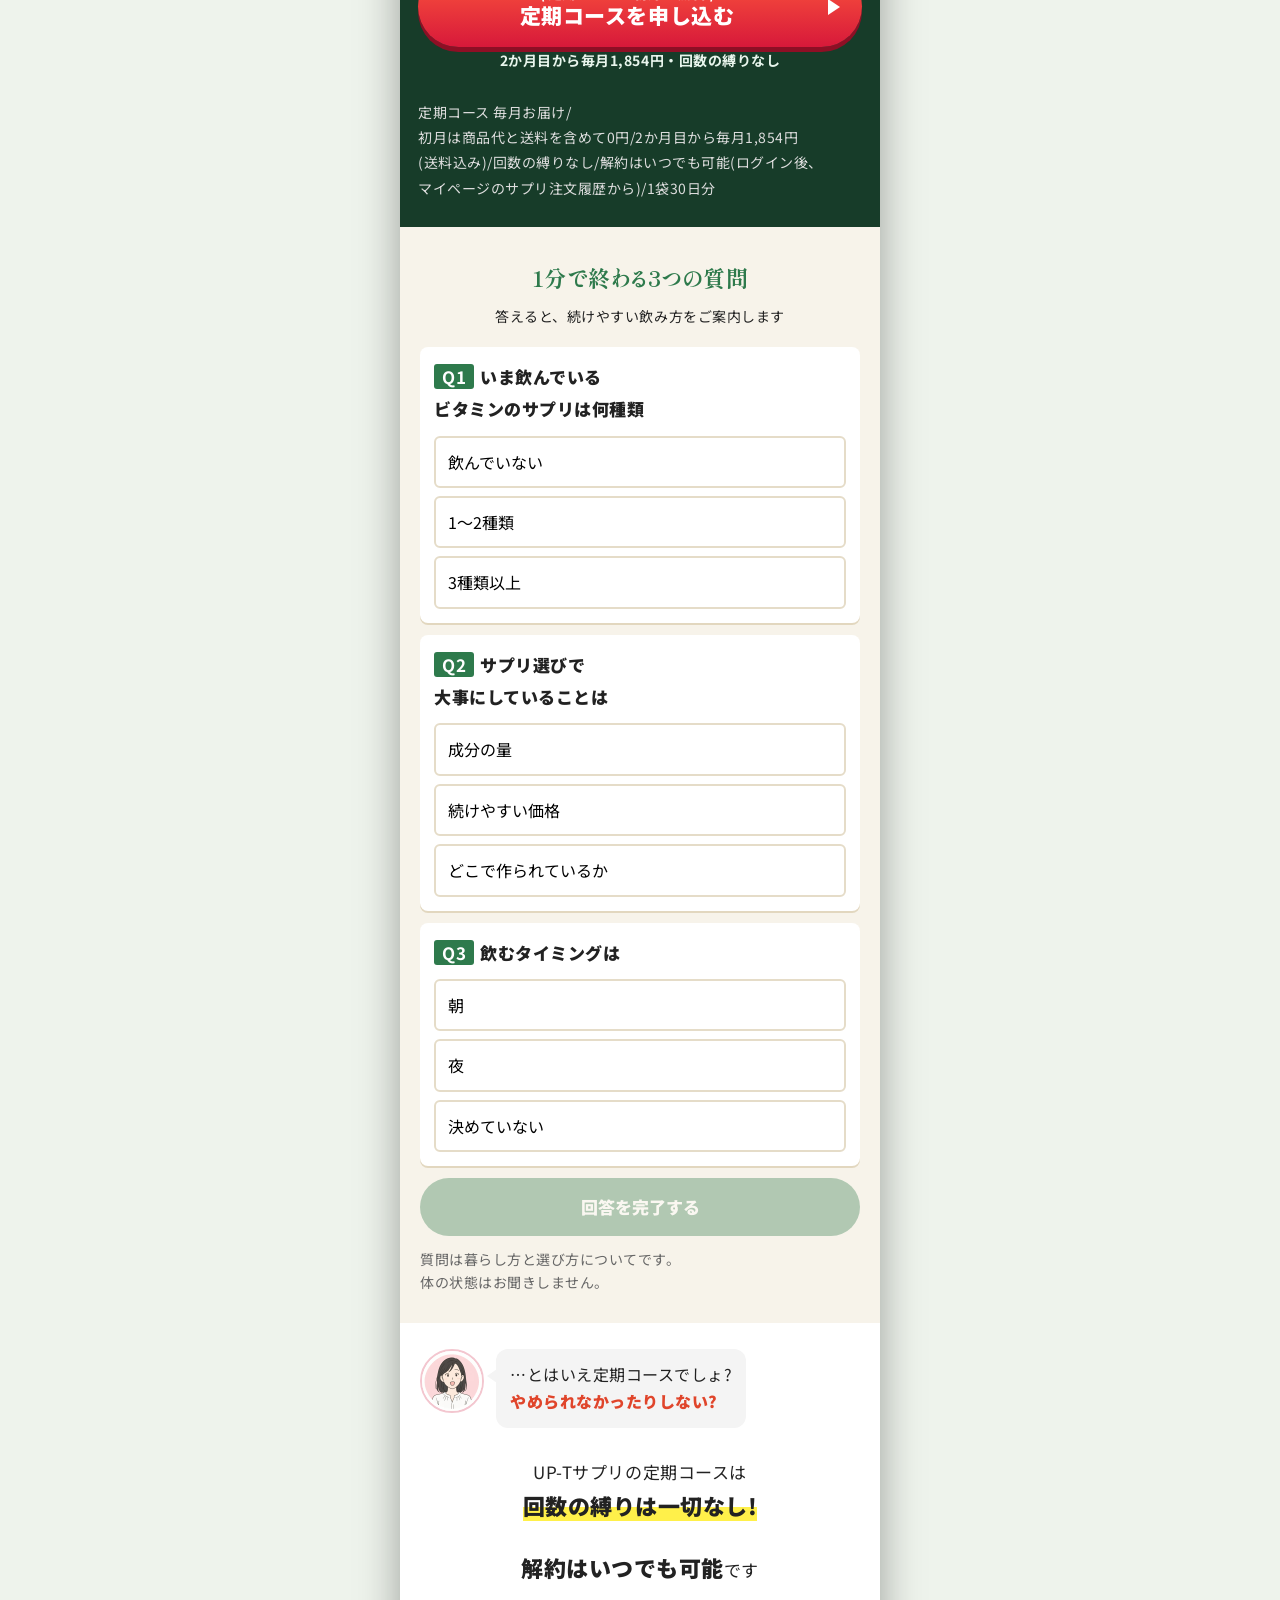
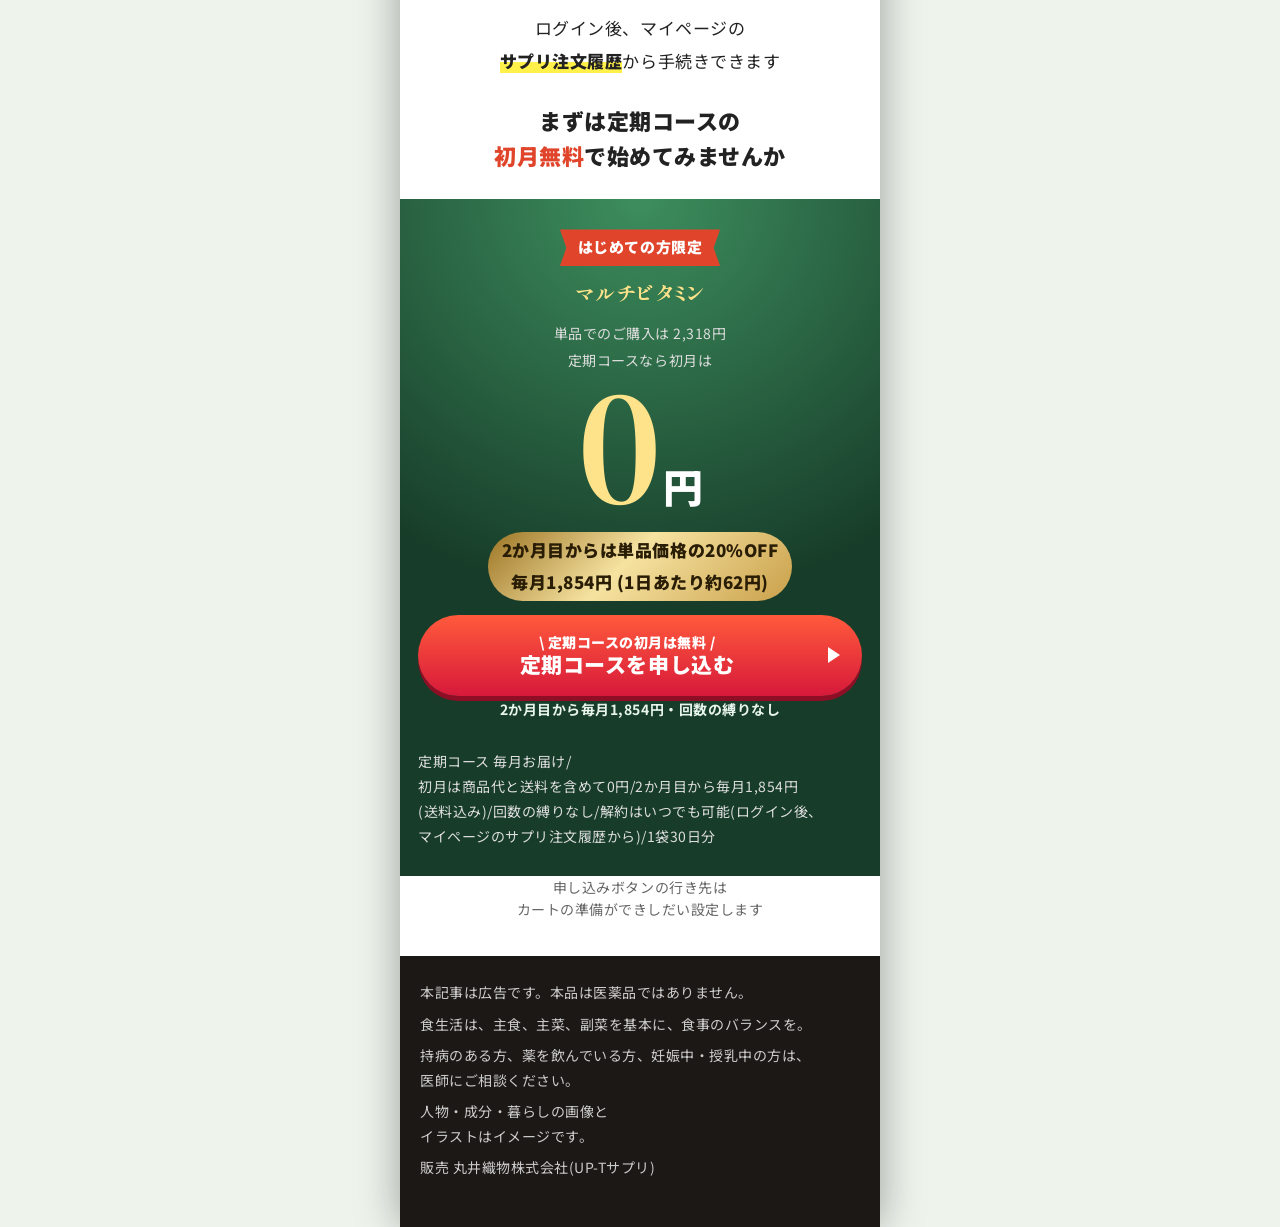
<file: supple-lp-honban-f25d22f4/multi.html>
<!doctype html>
<html lang="ja"><head><meta charset="utf-8"><meta name="viewport" content="width=device-width,initial-scale=1"><meta name="robots" content="noindex,nofollow">
<title>マルチビタミン|UP-Tサプリ</title>
<meta name="description" content="UP-Tサプリのマルチビタミン。石川の自社工場で、原料を量るところからカプセルに詰めるまで行っています。定期コースは初月0円。">
<link rel="preconnect" href="https://fonts.googleapis.com"><link rel="preconnect" href="https://fonts.gstatic.com" crossorigin>
<link href="https://fonts.googleapis.com/css2?family=Shippori+Mincho+B1:wght@700;800&family=Noto+Sans+JP:wght@400;700;900&family=Cormorant+Garamond:wght@700&display=swap" rel="stylesheet">
<link rel="stylesheet" href="kiji.css?v=33">
</head>
<body class="t-multi">
<div class="pcbg" style="background-image:url(img/fv_multi.jpg)"></div>
<aside class="pc-l" aria-hidden="true">
 <img class="pc-logo" src="img/logo.webp" alt="">
 <p class="pc-s">オーダーメイドサプリの工場がつくった</p>
 <p class="pc-name mincho">マルチ<wbr>ビタミン<br>毎日のカプセル</p>
 <img class="pc-pack" src="img/pack.webp" alt="">
 <ul class="pc-ing"><li>ビタミンC<b>500mg</b></li><li>ビタミンB6<b>18mg</b></li><li>ビタミンA<b>0.4mg</b></li><li>ビタミンE<b>120mg</b></li><li>ビタミンB群<b>6mg</b></li></ul>
 <p class="pc-fact">石川の自社工場で、原料を量るところから詰めるまで</p>
</aside>
<aside class="pc-r" aria-hidden="true">
 <p class="pc-rib">はじめての方限定</p>
 <p class="pc-t">定期コースの初月</p>
 <p class="pc-zero"><span>0</span>円</p>
 <p class="pc-after">2か月目から毎月<b>1,854円</b><br>(1日あたり約62円)</p>
 <a class="btn" href="#o1" tabindex="-1"><small>\ 定期コースの初月は無料 /</small>定期コースを申し込む</a>
 <ul class="pc-terms"><li>回数の縛りなし</li><li>解約はいつでも可能</li><li>単品は2,318円</li></ul>
</aside>
<div class="lp">
<div class="sample"><span>初稿です。ご確認ください。</span><a href="index.html">一覧へ</a></div>

<header class="fv light">
 <img class="ph" src="img/fv_multi.jpg" alt="">
 <span class="imgnote">画像はイメージです</span>
 <div class="in">
  <p class="brand"><span class="pr">PR</span><img src="img/logo.webp" alt="UP-T Supplement">丸井織物株式会社</p>
  <p class="lead">ビタミンのサプリを<br>何種類も飲んでいる人へ</p>
  <h1 class="mincho"><span class="ln a gold">何種類も飲んでいた</span><span class="ln b gold">ビタミン</span><span class="ln c gold">ひとつの袋に</span></h1>
  <p class="combo"><b>ビタミン5種</b>を<br>カプセルにまとめて</p>
 </div>
 <div class="bottom">
  <div class="medal"><div>定期初月<b>0</b><small>円</small></div></div>
  <div class="facts"><span>自社工場で製造</span><span>量と内訳を表示</span><span>解約はいつでも</span></div>
  <img class="pack" src="img/pack.webp" alt="UP-Tサプリの袋">
 </div>
</header>
<div class="strip"><span><b>定期コース</b> 初月0円</span><span>2か月目から毎月<b>1,854円</b><small>(1日あたり約62円)</small></span><span>回数の縛りなし・解約はいつでも</span></div>
<div class="black"><p class="s">オーダーメイドサプリの工場がつくった</p><p class="t mincho"><span class="gold">マルチ<wbr>ビタミン<br>毎日のカプセル</span></p></div>

<main class="art">
 <p>突然ですが<br><span class="big">こんな風に思ったりしませんか?</span></p>
 <figure class="photo"><img src="img/pain_nmn.jpg" alt="洗面所でサプリの容器を見比べる女性"></figure>
 <p class="note" style="text-align:right;margin-bottom:16px">※画像はイメージです</p>
 <ul class="checks"><li>ビタミンのサプリを、何種類も飲んでいる</li><li>どれをいつ飲んだか、分からなくなる</li><li>サプリの袋が棚に増えていく</li></ul>
 <p>ひとつでも当てはまったら<br><span class="y">この記事は最後まで読んでください</span></p>
 <p class="dots">・<br>・<br>・</p>
 <p class="huge">そんな方に朗報です!</p>

 <h2 class="box-h">マルチビタミンって<br>どんなもの?</h2>
 <figure class="photo"><img src="img/ing_multi.jpg" alt=""></figure>
 <p class="note" style="text-align:right;margin-bottom:20px">※画像はイメージです</p>
 <p><span class="big y">マルチビタミン</span></p><p>ビタミンCにB群に…と<br>別々に買うと、袋も手間も増えます<br><span class="y">いくつかのビタミンをまとめた</span>のが<span class=nw>マルチビタミン</span>です<br>食事の代わりにはなりません</p>

 <div class="bubble"><img src="img/g_avatar.jpg" alt=""><div>ビタミンCにB群に…<br>全部そろえたら<span class="r">袋が増える一方</span>じゃない?</div></div>

 <p class="big">そこで登場したのが…</p>
 <div class="reveal">
  <p class="s">オーダーメイドサプリの工場から</p>
  <p class="name mincho"><span class="gold">マルチ<wbr>ビタミン<br>毎日のカプセル</span></p>
  <img class="pack" src="img/pack.webp" alt="UP-Tサプリの袋">
  <p style="margin:0 0 14px;font-weight:700">いくつかのビタミンを<br><span style="color:#FFE7A3">ひとつのカプセルにまとめて</span></p>
  <div class="ings n5"><div class="ing"><div>ビタミンC<b>500<small>mg</small></b><small class="s">原料の量</small></div></div><div class="ing"><div>ビタミンB6<b>18<small>mg</small></b><small class="s">原料の量</small></div></div><div class="ing"><div>ビタミンA<b>0.4<small>mg</small></b><small class="s">原料の量</small></div></div><div class="ing"><div>ビタミンE<b>120<small>mg</small></b><small class="s">原料の量</small></div></div><div class="ing"><div>ビタミンB群<b>6<small>mg</small></b><small class="s">原料の量</small></div></div></div>
  <p class="note" style="color:#E5EFE8;margin:14px 0 0">量は原料として配合する量です。ビタミンEなど、原料の純度によって成分としての量が変わるものがあります。</p>
 </div>
 <div class="midcta"><p>定期コースなら<b>初月0円</b><br><span class=nw>2か月目から毎月1,854円</span> <span class=nw>(1日あたり約62円)</span></p><a class="btn" href="#o1"><small>\ 定期コースの初月は無料 /</small>くわしい価格を見る</a></div>

 <h2 class="box-h">つくっているのは<br>石川の自社工場</h2>
 <figure class="photo"><img src="img/fac_keiryo.jpg" alt="原料を計量する作業"></figure>
 <div class="fac"><img src="img/fac_juten.jpg" alt="カプセルの充填"><img src="img/fac_room.jpg" alt="製造の設備"></div>
 <p>UP-Tサプリは<br><span class="y">原料を量るところから詰めるまで</span><br>外の工場に任せず、自社で行っています</p>
 <p>ご注文を受けてからつくるので<br><span class="r">つくり置きはありません</span></p>
 <p>工場では、空気・湿度・温度を管理し<br><span class="y">GMP水準の品質</span>でつくっています</p>
 <div class="bubble" style="margin-top:6px"><img src="img/kanshu.webp" alt="監修医 小幡史明" style="border-color:#E8D7A8"><div><b>UP-Tサプリ サービス監修</b><br><span class="kanshu1">医療法人幸裕会 天下茶屋内科クリニック</span><br>理事長 小幡 史明</div></div>

 <div class="bubble"><img src="img/g_avatar.jpg" alt=""><div>でも、何種類も入っていたら<br><span class="r">お値段が高いんでしょう?</span></div></div>
 <p>値段の内訳も<br><span class="big y">そのままお見せします</span></p>
 <div class="pricebox breakdown"><table>
  <tr><td>原料<small>ビタミン5種(C・B6・A・E・B群)</small></td><td>718円</td></tr>
  <tr><td>カプセル充填</td><td>1,000円</td></tr>
  <tr><td>パッケージ</td><td>200円</td></tr>
  <tr><td>送料</td><td>400円</td></tr>
  <tr class="sum"><td>単品購入の合計</td><td>2,318円</td></tr>
 </table></div>
 <p>さらに定期コースなら<br><span class="huge">初月は完全無料!</span></p>

 <section class="offer" id="o1">
  <p class="rib">はじめての方限定</p>
  <p class="t mincho">定期コースの初月</p>
  <p class="was">単品でのご購入は <span class=nw>2,318円</span></p><p class="was" style="margin:0">定期コースなら初月は</p>
  <p class="now"><span class="n gold">0</span><span class="u">円</span></p>
  <p class="off">2か月目からは単品価格の20%OFF<br><span class=nw>毎月1,854円</span> <span class=nw>(1日あたり約62円)</span></p>
  <a class="btn" href="#o2"><small>\ 定期コースの初月は無料 /</small>定期コースを申し込む</a>
  <p class="btn-sub">2か月目から毎月1,854円・回数の縛りなし</p>
  <p class="terms">定期コース 毎月お届け/初月は商品代と送料を含めて0円/2か月目から毎月<span class=nw>1,854円</span>(<span class=nw>送料込み</span>)/回数の縛りなし/解約はいつでも可能(ログイン後、マイページの<span class=nw>サプリ注文履歴</span>から)/1袋30日分</p>
 </section>

 <div class="q">
  <h3 class="mincho">1分で終わる3つの質問</h3>
  <p class="sub">答えると、続けやすい飲み方をご案内します</p>
  <div class="qb"><p><b>Q1</b>いま飲んでいる<br>ビタミンのサプリは何種類</p><div class="opts"><button type="button" aria-pressed="false">飲んでいない</button><button type="button" aria-pressed="false">1〜2種類</button><button type="button" aria-pressed="false">3種類以上</button></div></div><div class="qb"><p><b>Q2</b>サプリ選びで<br>大事にしていることは</p><div class="opts"><button type="button" aria-pressed="false">成分の量</button><button type="button" aria-pressed="false">続けやすい価格</button><button type="button" aria-pressed="false">どこで作られているか</button></div></div><div class="qb"><p><b>Q3</b>飲むタイミングは</p><div class="opts"><button type="button" aria-pressed="false">朝</button><button type="button" aria-pressed="false">夜</button><button type="button" aria-pressed="false">決めていない</button></div></div>
  <button class="qdone" type="button" disabled>回答を完了する</button>
  <div class="qres" id="qres"><p class="big" style="margin:0 0 8px">ご回答<span class=nw>ありがとうございます!</span></p><p style="margin:0 0 14px" id="qmsg"></p><a class="btn" href="#o2"><small>\ 定期コースの初月は無料 /</small>申し込みのご案内へ</a></div>
  <p class="note" style="margin:12px 0 0">質問は暮らし方と選び方についてです。体の状態はお聞きしません。</p>
 </div>

 <div class="bubble"><img src="img/g_avatar.jpg" alt=""><div>…とはいえ定期コースでしょ?<br><span class="r">やめられなかったりしない?</span></div></div>
 <p>UP-Tサプリの定期コースは<br><span class="big y">回数の縛りは一切なし!</span></p>
 <p><span class="big">解約はいつでも可能</span>です</p><p>ログイン後、マイページの<br><span class="y">サプリ注文履歴</span>から手続きできます</p>
 <p class="big" style="margin-top:20px">まずは定期コースの<br><span class="r">初月無料</span>で始めてみませんか</p>

 <section class="offer" id="o2">
  <p class="rib">はじめての方限定</p>
  <p class="t mincho"><span class="gold">マルチ<wbr>ビタミン</span></p>
  <p class="was">単品でのご購入は <span class=nw>2,318円</span></p><p class="was" style="margin:0">定期コースなら初月は</p>
  <p class="now"><span class="n gold">0</span><span class="u">円</span></p>
  <p class="off">2か月目からは単品価格の20%OFF<br><span class=nw>毎月1,854円</span> <span class=nw>(1日あたり約62円)</span></p>
  <a class="btn" href="#o2"><small>\ 定期コースの初月は無料 /</small>定期コースを申し込む</a>
  <p class="btn-sub">2か月目から毎月1,854円・回数の縛りなし</p>
  <p class="terms">定期コース 毎月お届け/初月は商品代と送料を含めて0円/2か月目から毎月<span class=nw>1,854円</span>(<span class=nw>送料込み</span>)/回数の縛りなし/解約はいつでも可能(ログイン後、マイページの<span class=nw>サプリ注文履歴</span>から)/1袋30日分</p>
 </section>
 <p class="note" style="text-align:center">申し込みボタンの行き先は<br>カートの準備ができしだい設定します</p>
</main>

<div class="float-cta" id="floatcta"><div class="fc-t"><b>定期コース初月0円</b><span>2か月目から毎月1,854円</span></div><a class="fc-btn" href="#o1">申し込む</a></div>
<footer class="foot">
 <p>本記事は広告です。本品は医薬品ではありません。</p><p>食生活は、<span class=nw>主食、主菜、副菜</span>を基本に、食事のバランスを。</p>
 <p>持病のある方、薬を飲んでいる方、妊娠中・授乳中の方は、医師にご相談ください。</p>
 <p>人物・成分・暮らしの画像と<br>イラストはイメージです。</p>
 <p>販売 丸井織物株式会社(UP-Tサプリ)</p>
</footer>
</div>
<script>
const c2=document.querySelector('.cta2'),fc=document.getElementById('floatcta');if(c2&&fc&&'IntersectionObserver' in window){fc.classList.add('hide');new IntersectionObserver(es=>es.forEach(e=>fc.classList.toggle('hide',e.isIntersecting||e.boundingClientRect.top>0))).observe(c2);}
document.querySelectorAll('.opts').forEach(g=>g.addEventListener('click',e=>{const b=e.target.closest('button');if(!b)return;g.querySelectorAll('button').forEach(x=>x.setAttribute('aria-pressed','false'));b.setAttribute('aria-pressed','true');document.querySelector('.qdone').disabled=![...document.querySelectorAll('.opts')].every(o=>o.querySelector('[aria-pressed=true]'));}));
document.querySelector('.qdone').addEventListener('click',()=>{const t=[...document.querySelectorAll('.opts')][2].querySelector('[aria-pressed=true]').textContent;const m={'朝':'朝ごはんのあと、コーヒーや水と一緒に飲むのがおすすめです。','夜':'夕食のあとや歯みがきの前など、毎晩同じタイミングで飲むのがおすすめです。','決めていない':'まずは朝か夜のどちらか、毎日同じ時間に決めると続けやすくなります。'};document.getElementById('qmsg').innerHTML=m[t]+'<br>定期コースなら毎月届くので、買い忘れもありません。';const r=document.getElementById('qres');r.classList.add('on');r.scrollIntoView({behavior:'smooth',block:'center'});});
</script>
</body></html>
</file>
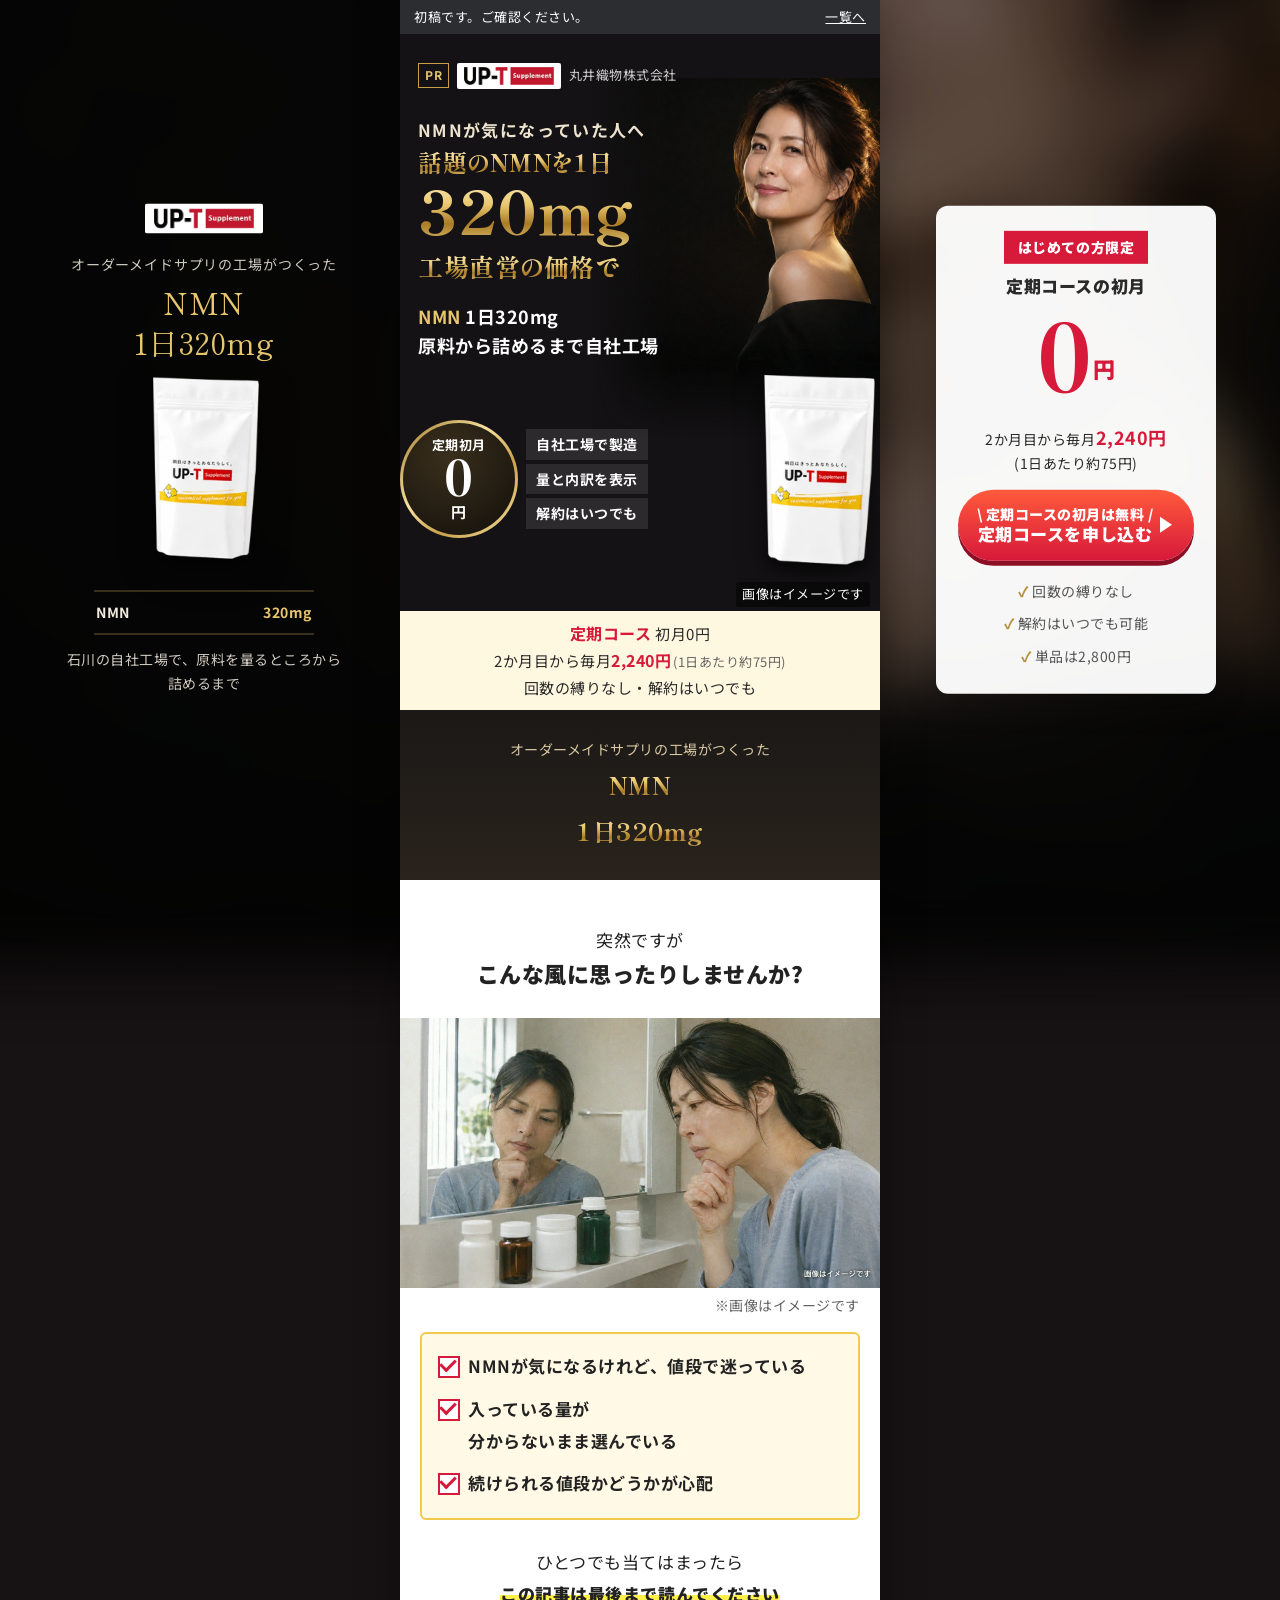
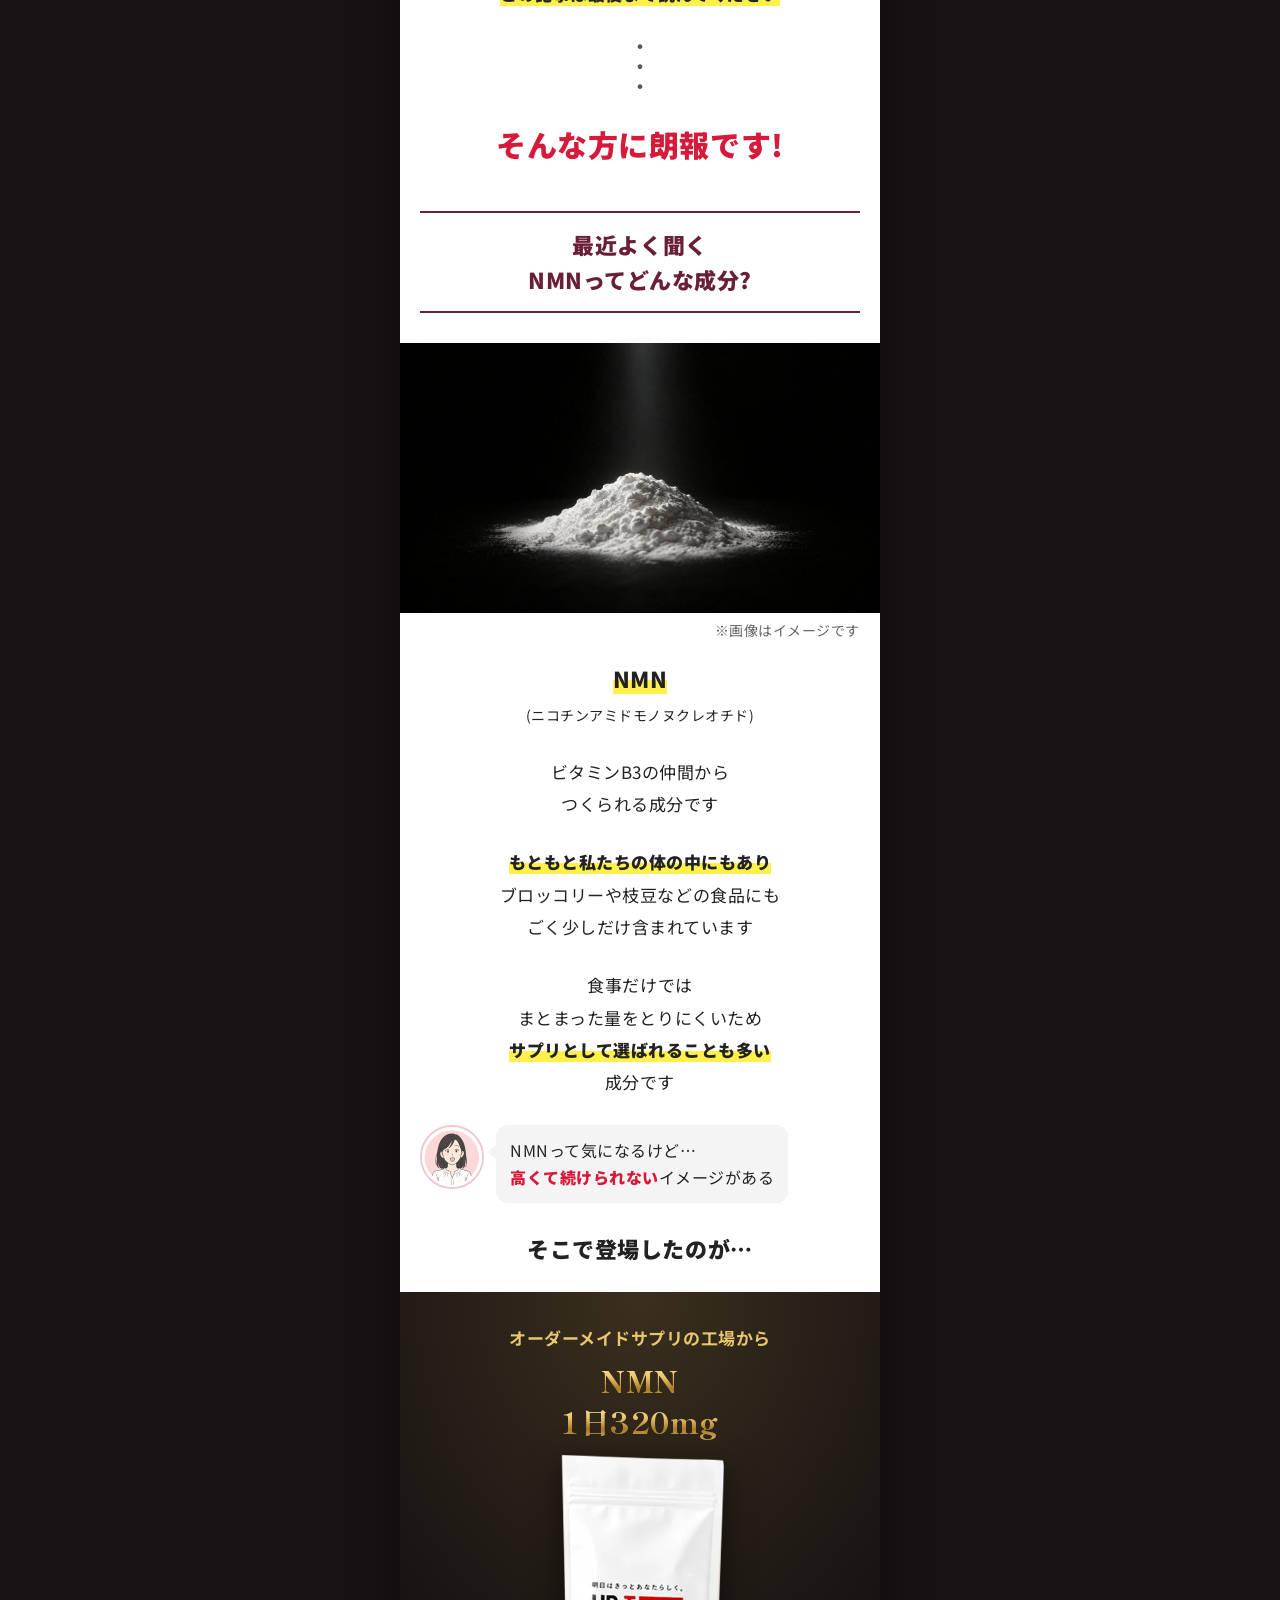
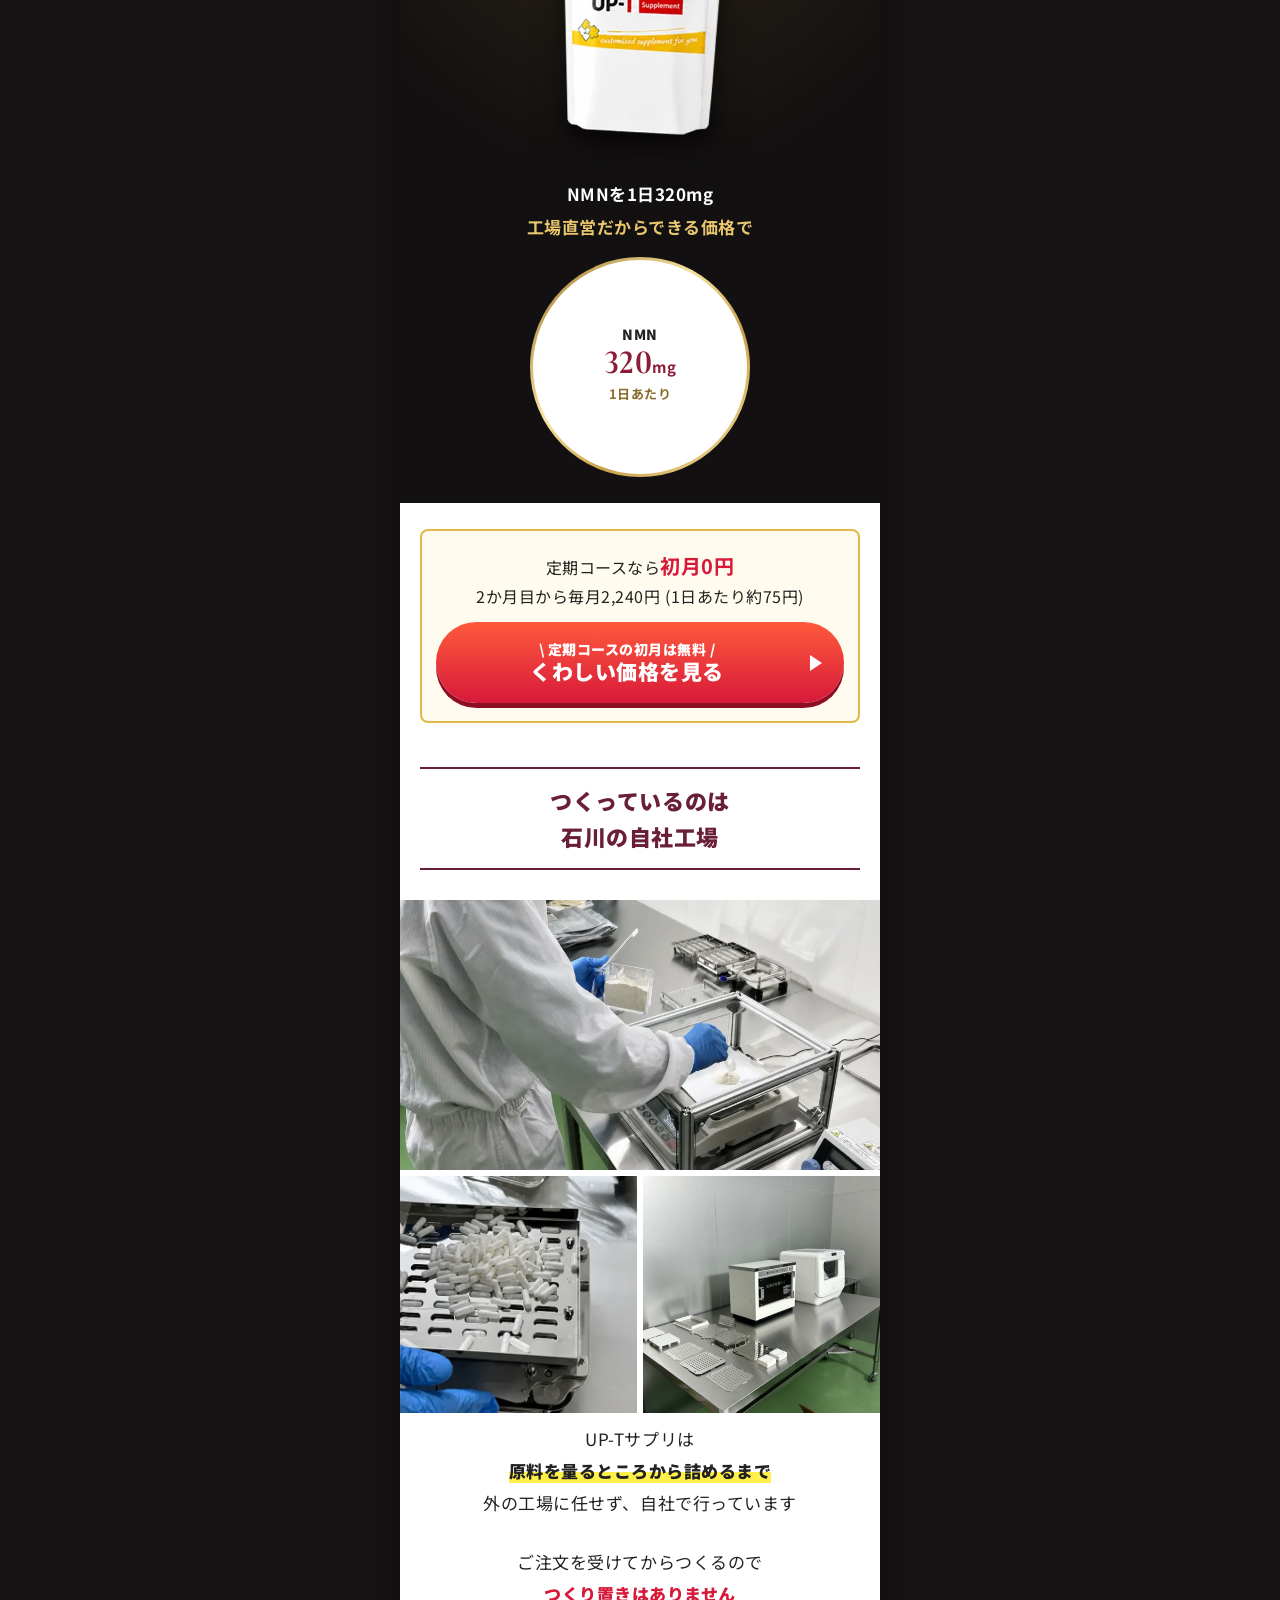
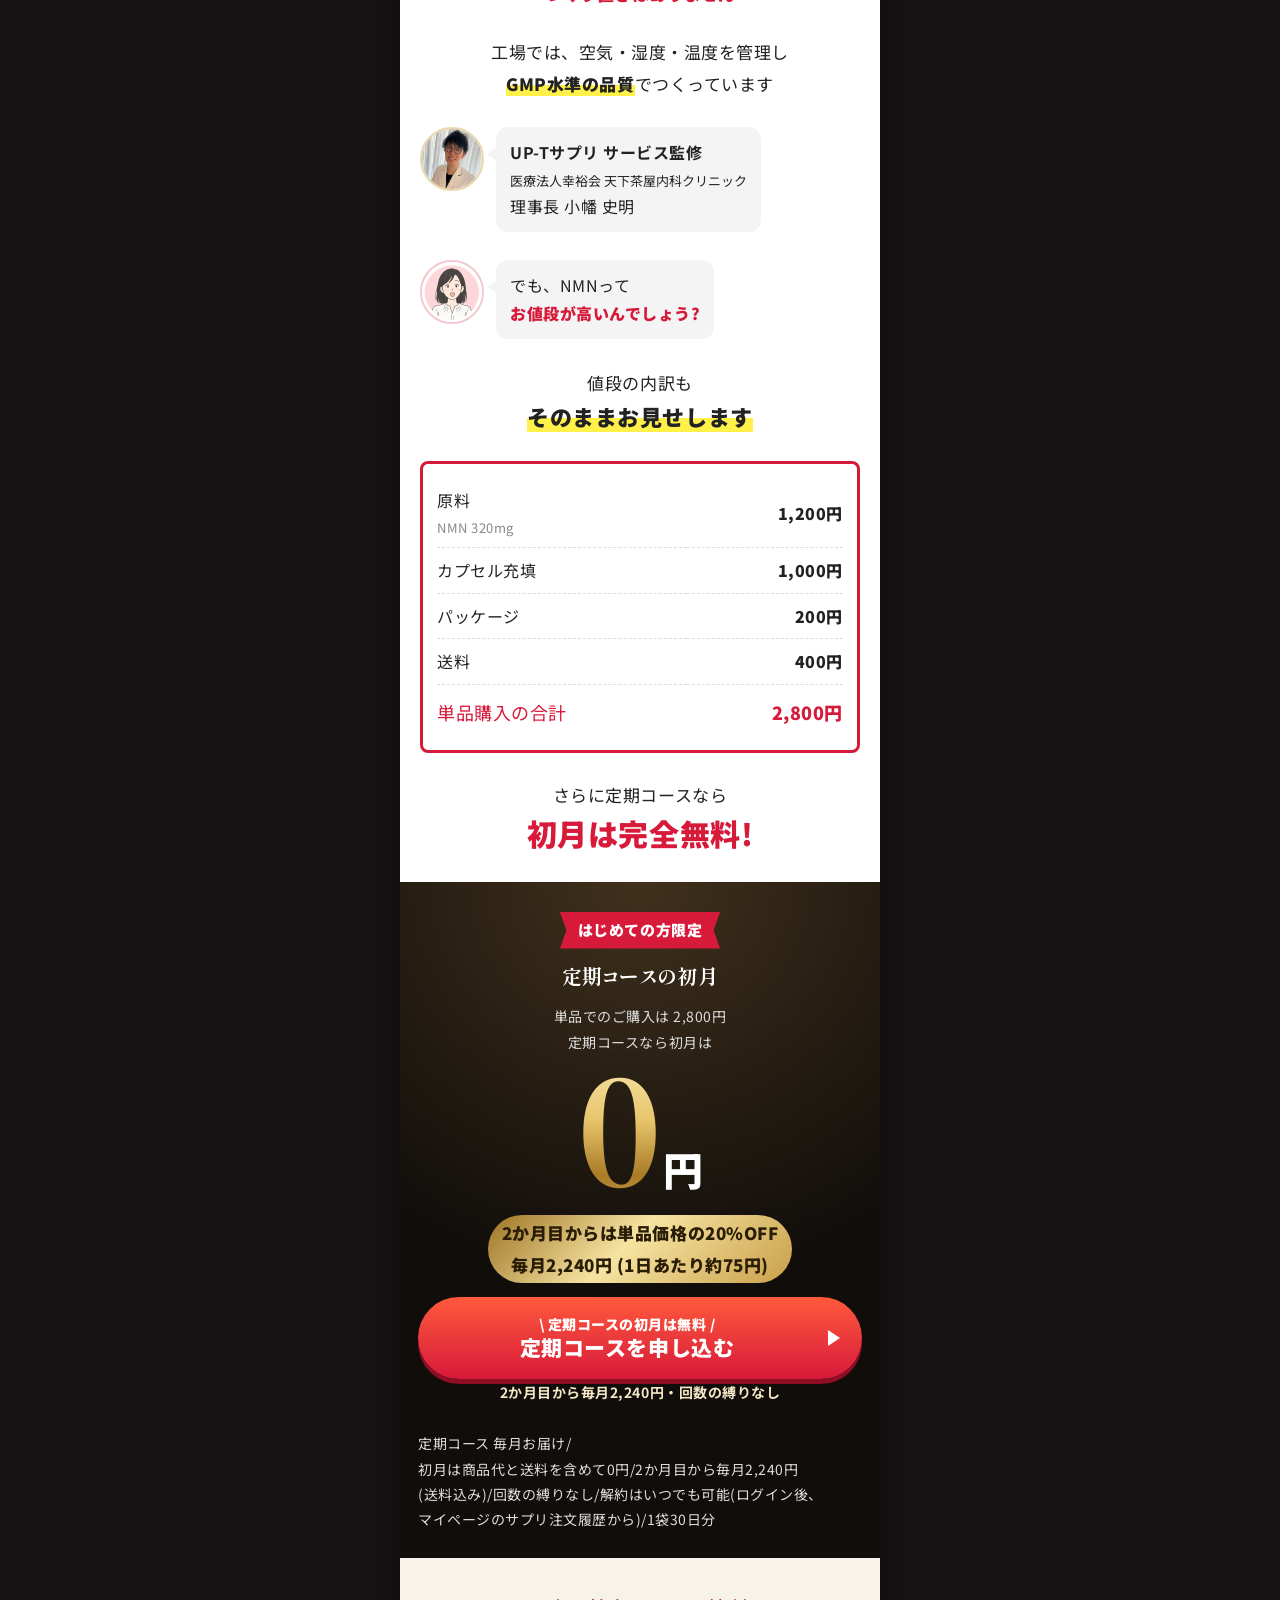
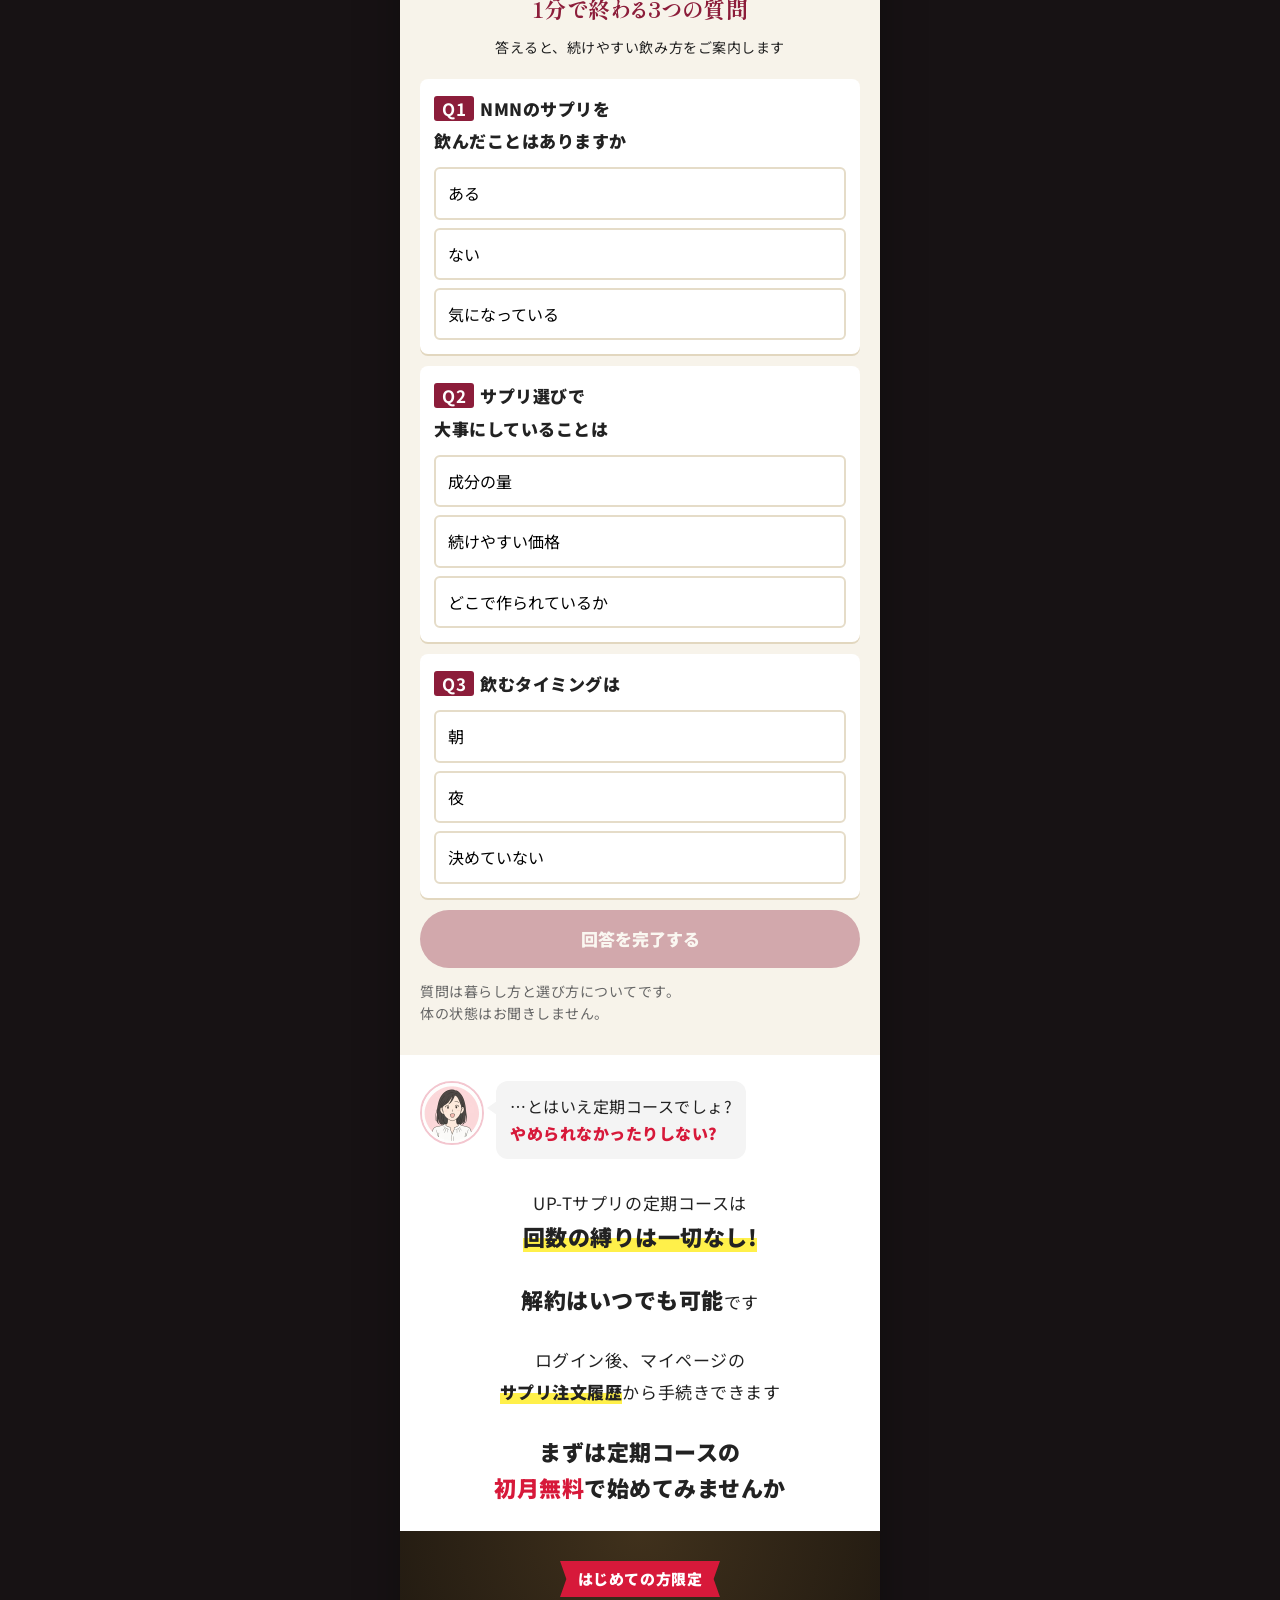
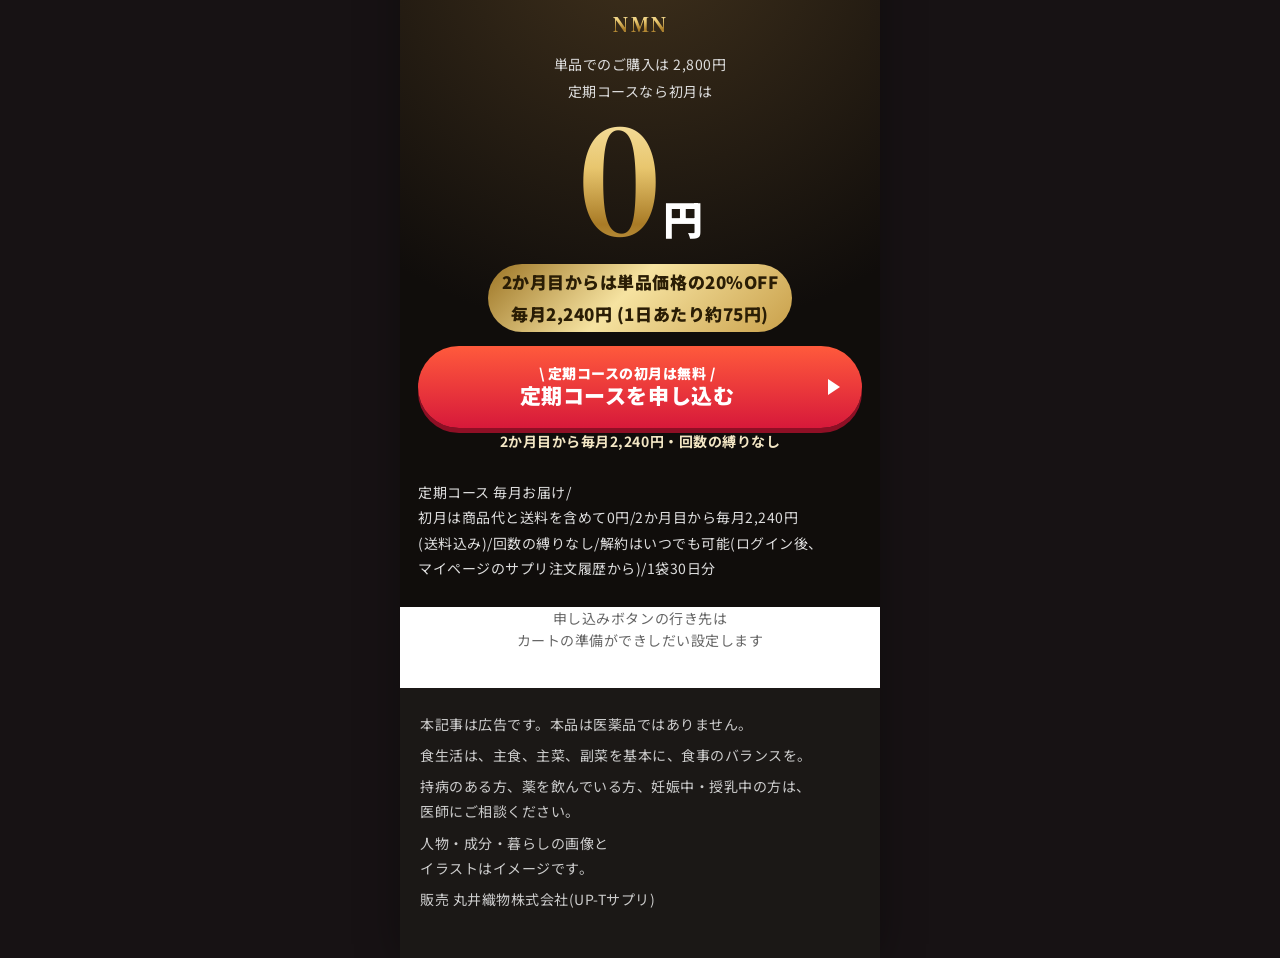
<file: supple-lp-honban-f25d22f4/nmn.html>
<!doctype html>
<html lang="ja"><head><meta charset="utf-8"><meta name="viewport" content="width=device-width,initial-scale=1"><meta name="robots" content="noindex,nofollow">
<title>NMN 1日320mg|UP-Tサプリ</title>
<meta name="description" content="UP-TサプリのNMN。石川の自社工場で、原料を量るところからカプセルに詰めるまで行っています。定期コースは初月0円。">
<link rel="preconnect" href="https://fonts.googleapis.com"><link rel="preconnect" href="https://fonts.gstatic.com" crossorigin>
<link href="https://fonts.googleapis.com/css2?family=Shippori+Mincho+B1:wght@700;800&family=Noto+Sans+JP:wght@400;700;900&family=Cormorant+Garamond:wght@700&display=swap" rel="stylesheet">
<link rel="stylesheet" href="kiji.css?v=33">
</head>
<body class="t-nmn">
<div class="pcbg" style="background-image:url(img/fv_nmn.jpg)"></div>
<aside class="pc-l" aria-hidden="true">
 <img class="pc-logo" src="img/logo.webp" alt="">
 <p class="pc-s">オーダーメイドサプリの工場がつくった</p>
 <p class="pc-name mincho">NMN<br>1日320mg</p>
 <img class="pc-pack" src="img/pack.webp" alt="">
 <ul class="pc-ing"><li>NMN<b>320mg</b></li></ul>
 <p class="pc-fact">石川の自社工場で、原料を量るところから詰めるまで</p>
</aside>
<aside class="pc-r" aria-hidden="true">
 <p class="pc-rib">はじめての方限定</p>
 <p class="pc-t">定期コースの初月</p>
 <p class="pc-zero"><span>0</span>円</p>
 <p class="pc-after">2か月目から毎月<b>2,240円</b><br>(1日あたり約75円)</p>
 <a class="btn" href="#o1" tabindex="-1"><small>\ 定期コースの初月は無料 /</small>定期コースを申し込む</a>
 <ul class="pc-terms"><li>回数の縛りなし</li><li>解約はいつでも可能</li><li>単品は2,800円</li></ul>
</aside>
<div class="lp">
<div class="sample"><span>初稿です。ご確認ください。</span><a href="index.html">一覧へ</a></div>

<header class="fv ">
 <img class="ph" src="img/fv_nmn.jpg" alt="">
 <span class="imgnote">画像はイメージです</span>
 <div class="in">
  <p class="brand"><span class="pr">PR</span><img src="img/logo.webp" alt="UP-T Supplement">丸井織物株式会社</p>
  <p class="lead">NMNが気になっていた人へ</p>
  <h1 class="mincho"><span class="ln a gold">話題のNMNを1日</span><span class="ln b gold">320mg</span><span class="ln c gold">工場直営の価格で</span></h1>
  <p class="combo"><b>NMN</b> 1日320mg<br>原料から詰めるまで自社工場</p>
 </div>
 <div class="bottom">
  <div class="medal"><div>定期初月<b>0</b><small>円</small></div></div>
  <div class="facts"><span>自社工場で製造</span><span>量と内訳を表示</span><span>解約はいつでも</span></div>
  <img class="pack" src="img/pack.webp" alt="UP-Tサプリの袋">
 </div>
</header>
<div class="strip"><span><b>定期コース</b> 初月0円</span><span>2か月目から毎月<b>2,240円</b><small>(1日あたり約75円)</small></span><span>回数の縛りなし・解約はいつでも</span></div>
<div class="black"><p class="s">オーダーメイドサプリの工場がつくった</p><p class="t mincho"><span class="gold">NMN<br>1日320mg</span></p></div>

<main class="art">
 <p>突然ですが<br><span class="big">こんな風に思ったりしませんか?</span></p>
 <figure class="photo"><img src="img/pain_nmn.jpg" alt="洗面所でサプリの容器を見比べる女性"></figure>
 <p class="note" style="text-align:right;margin-bottom:16px">※画像はイメージです</p>
 <ul class="checks"><li>NMNが気になるけれど、値段で迷っている</li><li>入っている量が<br>分からないまま選んでいる</li><li>続けられる値段かどうかが心配</li></ul>
 <p>ひとつでも当てはまったら<br><span class="y">この記事は最後まで読んでください</span></p>
 <p class="dots">・<br>・<br>・</p>
 <p class="huge">そんな方に朗報です!</p>

 <h2 class="box-h">最近よく聞く<br>NMNってどんな成分?</h2>
 <figure class="photo"><img src="img/ing_nmn.jpg" alt=""></figure>
 <p class="note" style="text-align:right;margin-bottom:20px">※画像はイメージです</p>
 <p><span class="big y">NMN</span><br><span style="font-size:14px">(ニコチンアミドモノヌクレオチド)</span></p><p>ビタミンB3の仲間から<br>つくられる成分です</p><p><span class="y">もともと私たちの体の中にもあり</span><br>ブロッコリーや枝豆などの食品にも<br>ごく少しだけ含まれています</p><p>食事だけでは<br>まとまった量をとりにくいため<br><span class="y">サプリとして選ばれることも多い</span><br>成分です</p>

 <div class="bubble"><img src="img/g_avatar.jpg" alt=""><div>NMNって気になるけど…<br><span class="r">高くて続けられない</span>イメージがある</div></div>

 <p class="big">そこで登場したのが…</p>
 <div class="reveal">
  <p class="s">オーダーメイドサプリの工場から</p>
  <p class="name mincho"><span class="gold">NMN<br>1日320mg</span></p>
  <img class="pack" src="img/pack.webp" alt="UP-Tサプリの袋">
  <p style="margin:0 0 14px;font-weight:700">NMNを1日320mg<br><span style="color:#E8C66E">工場直営だからできる価格で</span></p>
  <div class="ings n1"><div class="ing"><div>NMN<b>320<small>mg</small></b><small class="s">1日あたり</small></div></div></div>
  
 </div>
 <div class="midcta"><p>定期コースなら<b>初月0円</b><br><span class=nw>2か月目から毎月2,240円</span> <span class=nw>(1日あたり約75円)</span></p><a class="btn" href="#o1"><small>\ 定期コースの初月は無料 /</small>くわしい価格を見る</a></div>

 <h2 class="box-h">つくっているのは<br>石川の自社工場</h2>
 <figure class="photo"><img src="img/fac_keiryo.jpg" alt="原料を計量する作業"></figure>
 <div class="fac"><img src="img/fac_juten.jpg" alt="カプセルの充填"><img src="img/fac_room.jpg" alt="製造の設備"></div>
 <p>UP-Tサプリは<br><span class="y">原料を量るところから詰めるまで</span><br>外の工場に任せず、自社で行っています</p>
 <p>ご注文を受けてからつくるので<br><span class="r">つくり置きはありません</span></p>
 <p>工場では、空気・湿度・温度を管理し<br><span class="y">GMP水準の品質</span>でつくっています</p>
 <div class="bubble" style="margin-top:6px"><img src="img/kanshu.webp" alt="監修医 小幡史明" style="border-color:#E8D7A8"><div><b>UP-Tサプリ サービス監修</b><br><span class="kanshu1">医療法人幸裕会 天下茶屋内科クリニック</span><br>理事長 小幡 史明</div></div>

 <div class="bubble"><img src="img/g_avatar.jpg" alt=""><div>でも、NMNって<br><span class="r">お値段が高いんでしょう?</span></div></div>
 <p>値段の内訳も<br><span class="big y">そのままお見せします</span></p>
 <div class="pricebox breakdown"><table>
  <tr><td>原料<small>NMN 320mg</small></td><td>1,200円</td></tr>
  <tr><td>カプセル充填</td><td>1,000円</td></tr>
  <tr><td>パッケージ</td><td>200円</td></tr>
  <tr><td>送料</td><td>400円</td></tr>
  <tr class="sum"><td>単品購入の合計</td><td>2,800円</td></tr>
 </table></div>
 <p>さらに定期コースなら<br><span class="huge">初月は完全無料!</span></p>

 <section class="offer" id="o1">
  <p class="rib">はじめての方限定</p>
  <p class="t mincho">定期コースの初月</p>
  <p class="was">単品でのご購入は <span class=nw>2,800円</span></p><p class="was" style="margin:0">定期コースなら初月は</p>
  <p class="now"><span class="n gold">0</span><span class="u">円</span></p>
  <p class="off">2か月目からは単品価格の20%OFF<br><span class=nw>毎月2,240円</span> <span class=nw>(1日あたり約75円)</span></p>
  <a class="btn" href="#o2"><small>\ 定期コースの初月は無料 /</small>定期コースを申し込む</a>
  <p class="btn-sub">2か月目から毎月2,240円・回数の縛りなし</p>
  <p class="terms">定期コース 毎月お届け/初月は商品代と送料を含めて0円/2か月目から毎月<span class=nw>2,240円</span>(<span class=nw>送料込み</span>)/回数の縛りなし/解約はいつでも可能(ログイン後、マイページの<span class=nw>サプリ注文履歴</span>から)/1袋30日分</p>
 </section>

 <div class="q">
  <h3 class="mincho">1分で終わる3つの質問</h3>
  <p class="sub">答えると、続けやすい飲み方をご案内します</p>
  <div class="qb"><p><b>Q1</b>NMNのサプリを<br>飲んだことはありますか</p><div class="opts"><button type="button" aria-pressed="false">ある</button><button type="button" aria-pressed="false">ない</button><button type="button" aria-pressed="false">気になっている</button></div></div><div class="qb"><p><b>Q2</b>サプリ選びで<br>大事にしていることは</p><div class="opts"><button type="button" aria-pressed="false">成分の量</button><button type="button" aria-pressed="false">続けやすい価格</button><button type="button" aria-pressed="false">どこで作られているか</button></div></div><div class="qb"><p><b>Q3</b>飲むタイミングは</p><div class="opts"><button type="button" aria-pressed="false">朝</button><button type="button" aria-pressed="false">夜</button><button type="button" aria-pressed="false">決めていない</button></div></div>
  <button class="qdone" type="button" disabled>回答を完了する</button>
  <div class="qres" id="qres"><p class="big" style="margin:0 0 8px">ご回答<span class=nw>ありがとうございます!</span></p><p style="margin:0 0 14px" id="qmsg"></p><a class="btn" href="#o2"><small>\ 定期コースの初月は無料 /</small>申し込みのご案内へ</a></div>
  <p class="note" style="margin:12px 0 0">質問は暮らし方と選び方についてです。体の状態はお聞きしません。</p>
 </div>

 <div class="bubble"><img src="img/g_avatar.jpg" alt=""><div>…とはいえ定期コースでしょ?<br><span class="r">やめられなかったりしない?</span></div></div>
 <p>UP-Tサプリの定期コースは<br><span class="big y">回数の縛りは一切なし!</span></p>
 <p><span class="big">解約はいつでも可能</span>です</p><p>ログイン後、マイページの<br><span class="y">サプリ注文履歴</span>から手続きできます</p>
 <p class="big" style="margin-top:20px">まずは定期コースの<br><span class="r">初月無料</span>で始めてみませんか</p>

 <section class="offer" id="o2">
  <p class="rib">はじめての方限定</p>
  <p class="t mincho"><span class="gold">NMN</span></p>
  <p class="was">単品でのご購入は <span class=nw>2,800円</span></p><p class="was" style="margin:0">定期コースなら初月は</p>
  <p class="now"><span class="n gold">0</span><span class="u">円</span></p>
  <p class="off">2か月目からは単品価格の20%OFF<br><span class=nw>毎月2,240円</span> <span class=nw>(1日あたり約75円)</span></p>
  <a class="btn" href="#o2"><small>\ 定期コースの初月は無料 /</small>定期コースを申し込む</a>
  <p class="btn-sub">2か月目から毎月2,240円・回数の縛りなし</p>
  <p class="terms">定期コース 毎月お届け/初月は商品代と送料を含めて0円/2か月目から毎月<span class=nw>2,240円</span>(<span class=nw>送料込み</span>)/回数の縛りなし/解約はいつでも可能(ログイン後、マイページの<span class=nw>サプリ注文履歴</span>から)/1袋30日分</p>
 </section>
 <p class="note" style="text-align:center">申し込みボタンの行き先は<br>カートの準備ができしだい設定します</p>
</main>

<div class="float-cta" id="floatcta"><div class="fc-t"><b>定期コース初月0円</b><span>2か月目から毎月2,240円</span></div><a class="fc-btn" href="#o1">申し込む</a></div>
<footer class="foot">
 <p>本記事は広告です。本品は医薬品ではありません。</p><p>食生活は、<span class=nw>主食、主菜、副菜</span>を基本に、食事のバランスを。</p>
 <p>持病のある方、薬を飲んでいる方、妊娠中・授乳中の方は、医師にご相談ください。</p>
 <p>人物・成分・暮らしの画像と<br>イラストはイメージです。</p>
 <p>販売 丸井織物株式会社(UP-Tサプリ)</p>
</footer>
</div>
<script>
const c2=document.querySelector('.cta2'),fc=document.getElementById('floatcta');if(c2&&fc&&'IntersectionObserver' in window){fc.classList.add('hide');new IntersectionObserver(es=>es.forEach(e=>fc.classList.toggle('hide',e.isIntersecting||e.boundingClientRect.top>0))).observe(c2);}
document.querySelectorAll('.opts').forEach(g=>g.addEventListener('click',e=>{const b=e.target.closest('button');if(!b)return;g.querySelectorAll('button').forEach(x=>x.setAttribute('aria-pressed','false'));b.setAttribute('aria-pressed','true');document.querySelector('.qdone').disabled=![...document.querySelectorAll('.opts')].every(o=>o.querySelector('[aria-pressed=true]'));}));
document.querySelector('.qdone').addEventListener('click',()=>{const t=[...document.querySelectorAll('.opts')][2].querySelector('[aria-pressed=true]').textContent;const m={'朝':'朝ごはんのあと、コーヒーや水と一緒に飲むのがおすすめです。','夜':'夕食のあとや歯みがきの前など、毎晩同じタイミングで飲むのがおすすめです。','決めていない':'まずは朝か夜のどちらか、毎日同じ時間に決めると続けやすくなります。'};document.getElementById('qmsg').innerHTML=m[t]+'<br>定期コースなら毎月届くので、買い忘れもありません。';const r=document.getElementById('qres');r.classList.add('on');r.scrollIntoView({behavior:'smooth',block:'center'});});
</script>
</body></html>
</file>
<file: komorebino-sample-08adcbb9/css/style.css>
@charset "utf-8";
/* 社会福祉法人 こもれび野会 採用LP サンプル
   参考: 「仙台で暮らす、湖山で働く。」の構図・切り抜きの形・セクション見出しの組み方
   文章・固有名・数字・写真はすべて自前（架空） */

:root{
  --ink:#171717;
  --ink-70:#5a544e;
  --bg:#ede3da;        /* 生成り：施設の木部 */
  --bg-d:#e2d5c8;      /* 一段濃い生成り */
  --white:#fff;
  --sky:#cfe7f3;       /* デイの窓から見える空 */
  --sun:#f3cf5c;       /* 木漏れ日 */
  --leaf:#8cbf7e;      /* 欅の葉 */
  --peach:#f2977d;     /* 夕方の光 */
  --navy:#2f5f74;      /* 送迎車のライン */
  --s1:8px; --s2:16px; --s3:24px; --s4:40px; --s5:64px; --s6:96px; --s7:140px;
  --wrap:1180px;
  --line:1.5px solid var(--ink);
}

*{box-sizing:border-box;margin:0;padding:0;}
html{scroll-behavior:smooth;}
body{
  background:var(--bg); color:var(--ink);
  font-family:'Murecho',"ヒラギノ角ゴ ProN","Hiragino Kaku Gothic ProN",sans-serif;
  font-weight:500; font-size:16px; line-height:1.9; letter-spacing:.02em;
  text-autospace:normal; -webkit-font-smoothing:antialiased;
  overflow-x:hidden;
}
img{max-width:100%; height:auto; display:block;}
a{color:inherit;}
ul,ol{list-style:none;}
.wrap{width:min(100% - 32px, var(--wrap)); margin-inline:auto;}
.en{font-family:'Ultra',serif; font-weight:400; letter-spacing:.01em; line-height:1;}
.num{font-family:'Jost',sans-serif; font-weight:500;}

/* ---- サンプルの帯 ---- */
.notice{
  position:sticky; top:0; z-index:90;
  background:var(--ink); color:#fff;
  font-size:13px; line-height:1.6; letter-spacing:.03em;
  text-align:center; padding:9px 16px;
}
.notice b{color:var(--sun);}

/* ---- ヘッダー ---- */
.head{
  position:sticky; top:35px; z-index:80;
  background:var(--bg);
  border-bottom:1px solid rgba(23,23,23,.12);
}
.head__in{display:flex; align-items:center; gap:var(--s3); min-height:72px;}
.logo{text-decoration:none; display:block; line-height:1.3;}
.logo__t{font-size:19px; font-weight:700; letter-spacing:.01em; display:block;}
.logo__s{display:block; font-family:'Jost',sans-serif; font-weight:500;
  font-size:10px; letter-spacing:.14em; color:var(--ink-70); margin-top:3px;}
.head__nav{display:none; margin-left:auto; gap:var(--s3);}
.head__nav a{font-size:14px; font-weight:700; text-decoration:none; white-space:nowrap;}
.head__nav a:hover{color:var(--navy);}
.head__btn{
  display:none; margin-left:auto; text-decoration:none;
  background:var(--ink); color:#fff; font-size:14px; font-weight:700;
  padding:12px 22px; border-radius:9999px; white-space:nowrap;
}
@media (min-width:960px){
  .head__nav{display:flex;}
  .head__btn{display:block; margin-left:var(--s2);}
}

/* 面の色で変化をつける */
.sec--soft{background:var(--bg-d);}
.sec--white{background:var(--white);}

/* ---- 共通のパーツ ---- */
/* セクション見出し: 極太の英字＋輪郭だけの英字＋枠のついた和文 */
.sh{margin-bottom:var(--s3);}
.sh__en{font-family:'Ultra',serif; font-weight:400; line-height:.96;
  font-size:clamp(38px,9vw,78px); letter-spacing:.005em;}
.sh__en2{display:inline-block; font-size:.52em; margin-left:.3em;
  color:transparent; -webkit-text-stroke:1.6px var(--ink); vertical-align:.12em;}
.sh__ja{display:inline-block; margin-top:var(--s2);
  border:var(--line); border-radius:9999px; background:transparent;
  font-size:15px; font-weight:700; padding:5px 20px; letter-spacing:.04em;}
.sh--c{text-align:center;}
.sh--c .sh__ja{margin-inline:auto;}

.lede{font-size:15px; font-weight:700; color:var(--ink-70); letter-spacing:.04em;}
.p{font-size:16px; line-height:1.95;}
.sec{padding-block:var(--s5);}
@media (min-width:768px){ .sec{padding-block:var(--s6);} }

/* 見出しの折り返し */
h1,h2,h3,.h2,.ans__t,.voice__q,.person__q,.step__t,.sh__en,.btn,summary{
  word-break:keep-all; overflow-wrap:anywhere; word-break:auto-phrase;
  text-wrap:pretty;
}
.h2{font-size:clamp(25px,5.4vw,38px); font-weight:700; line-height:1.45;
  letter-spacing:.01em; font-feature-settings:"palt" 1;}

/* 写真の切り抜き */
.cut-pill{border-radius:9999px;}
.cut-obj{border-radius:18px 54%;}
.cut-circle{border-radius:100%;}
.cut-pill>img,.cut-obj>img,.cut-circle>img{border-radius:inherit; width:100%; height:100%; object-fit:cover; display:block;}
.person__ph>img{object-position:center 22%;}
/* 後ろに同じ形の色面をずらして敷く（ぼかしのないベタなので影ではない） */
.shade{box-shadow:12px 12px 0 var(--leaf);}
.shade--sun{box-shadow:12px 12px 0 var(--sun);}
.shade--peach{box-shadow:12px 12px 0 var(--peach);}
.shade--navy{box-shadow:12px 12px 0 var(--navy);}
.shade--ink{box-shadow:12px 12px 0 var(--ink);}

/* ボタン */
.btns{display:flex; flex-wrap:wrap; gap:12px; margin-top:var(--s3);}
.btn{
  display:flex; align-items:center; gap:12px; text-decoration:none;
  border:var(--line); border-radius:9999px;
  font-weight:700; font-size:16px; line-height:1.3;
  padding:14px 22px 14px 26px; background:var(--white);
  transition:transform .15s ease;
}
.btn small{display:block; font-size:11.5px; font-weight:500; color:var(--ink-70); letter-spacing:.02em;}
.btn--main{background:var(--sun);}
.btn:hover{transform:translate(2px,2px);}
.btn__ar{
  flex:none; width:30px; height:30px; border-radius:100%; background:var(--ink);
  display:grid; place-items:center;
}
.btn__ar svg{width:13px; height:13px; stroke:#fff; fill:none; stroke-width:2;}

/* 丸い矢印だけのボタン */
.ar{
  flex:none; width:52px; height:52px; border-radius:100%; background:var(--ink);
  display:grid; place-items:center;
}
.ar svg{width:18px; height:18px; stroke:#fff; fill:none; stroke-width:2;}

/* 見出しの横に置く「一覧を見る」 */
.sh-row{display:flex; align-items:flex-end; justify-content:space-between; gap:var(--s3); flex-wrap:wrap;}

/* タグ */
.tags{display:flex; flex-wrap:wrap; gap:7px;}
.tag{border:var(--line); border-radius:9999px; font-size:12.5px; font-weight:700; padding:3px 13px; background:var(--white);}

/* 破線 */
.dash{border:0; border-top:1.5px dashed rgba(23,23,23,.45); margin-block:var(--s2);}

/* 白いカード */
.card{background:var(--white); border:var(--line); border-radius:18px; padding:var(--s3);}

/* セクションの境目の波 */
.wave{display:block; width:100%; height:auto; margin-bottom:-3px; position:relative; z-index:1;}
.wave path{fill:var(--sky); stroke:var(--ink); stroke-width:1.5;}
.wave--out path{fill:var(--bg);}

/* =========================================================
   最初の画面
   ========================================================= */
.fv{position:relative; overflow:hidden; padding-block:var(--s4) var(--s4);}
.fv__town{
  position:absolute; left:0; right:0; bottom:0; overflow:hidden;
  opacity:.5; pointer-events:none; z-index:0;
}
.fv__town-track{display:flex; width:max-content;}
.fv__town-track img{height:260px; width:auto; max-width:none; display:block;}
.fv__in{position:relative; z-index:1;}
.fv__eyebrow{font-size:13.5px; font-weight:700; letter-spacing:.05em; color:var(--ink-70);}
.fv__en{font-family:'Ultra',serif; font-size:clamp(34px,8.4vw,62px); line-height:.98; margin-top:12px;}
.fv__en span{display:inline-block; color:transparent; -webkit-text-stroke:1.6px var(--ink);}
.fv h1{
  font-size:clamp(26px,6.2vw,42px); font-weight:700; line-height:1.4;
  letter-spacing:.01em; font-feature-settings:"palt" 1; margin-top:var(--s2);
}
.fv h1 b{background:linear-gradient(transparent 62%, var(--sun) 62%); font-weight:700;}
.fv__lead{margin-top:var(--s2); font-size:15.5px; line-height:1.95; max-width:30em;}
.fv__phs{position:relative; margin-top:var(--s4); padding-bottom:42px;}
.fv__ph1{aspect-ratio:4/3;}
.fv__ph1 img{object-position:58% center;}
.fv__ph2{
  border:var(--line); overflow:hidden;
  position:absolute; right:-4px; bottom:-6px; width:142px; height:142px;
  background:var(--sky); display:grid; place-items:center; text-align:center; padding:14px;
  font-size:11.5px; line-height:1.7; color:#2f4650; font-weight:700;
}
.fv__cap{font-size:12px; color:var(--ink-70); margin-top:18px; background:rgba(237,227,218,.92); display:inline-block; padding:4px 9px; border-radius:4px; position:relative; z-index:3;}
@media (min-width:900px){
  .fv{padding-block:var(--s5) var(--s5);}
  .fv__in{display:grid; grid-template-columns:1fr 1.25fr; gap:var(--s4); align-items:center;}
  .fv__phs{margin-top:0; gap:var(--s3);}
  .fv__ph1{aspect-ratio:4/3.5; margin-right:calc(-1 * max(0px, (100vw - var(--wrap)) / 2));}
  .fv__ph2{width:176px; height:176px; font-size:12px; right:auto; left:-34px; bottom:-26px;}
}

/* =========================================================
   不安3つ
   ========================================================= */
.voice__list{display:grid; gap:var(--s4); margin-top:var(--s4);}
@media (min-width:860px){ .voice__list{grid-template-columns:repeat(3,1fr); gap:var(--s3);} }
.voice__item{position:relative; padding-top:22px; display:flex;}
.voice__lb{
  position:absolute; top:0; left:18px; z-index:2;
  border:var(--line); border-radius:9999px; background:var(--sun);
  font-size:12.5px; font-weight:700; padding:3px 15px;
}
.voice__item:nth-child(2) .voice__lb{background:var(--sky);}
.voice__item:nth-child(3) .voice__lb{background:var(--peach);}
.voice__card{background:var(--white); border:var(--line); border-radius:18px; padding:var(--s3) var(--s3) 20px; flex:1; display:flex; flex-direction:column;}
.voice__card .voice__who{margin-top:auto;}
.voice__q{font-size:19px; font-weight:700; line-height:1.6; letter-spacing:.01em; font-feature-settings:"palt" 1;}
.voice__who{font-size:12.5px; color:var(--ink-70); margin-top:4px;}

/* =========================================================
   答え3つ
   ========================================================= */
.ans{display:grid; gap:var(--s5); margin-top:var(--s4);}
.ans__row{display:grid; gap:0;}
.ans__ph{aspect-ratio:4/3; border:var(--line); background:var(--bg-d);}
.ans__card{
  position:relative; background:var(--white); border:var(--line); border-radius:18px;
  padding:var(--s3); margin:34px 12px 0; z-index:2;
}
.ans__lb{
  position:absolute; left:-1.5px; top:-39px;
  background:var(--sun); border:var(--line); border-bottom:0; border-radius:14px 14px 0 0;
  font-size:13.5px; font-weight:700; padding:8px 18px; white-space:nowrap;
}
.ans__row:nth-child(2) .ans__lb{background:var(--sky);}
.ans__row:nth-child(3) .ans__lb{background:var(--peach);}
.ans__t{font-size:clamp(19px,3.4vw,25px); font-weight:700; line-height:1.5;
  letter-spacing:.01em; font-feature-settings:"palt" 1;}
.ans__b{font-size:15px; color:var(--ink-70);}
@media (min-width:900px){
  .ans{gap:var(--s6);}
  .ans__row{display:block; position:relative; padding-bottom:30px;}
  .ans__ph{width:72%; aspect-ratio:4/3;}
  .ans__card{position:absolute; right:0; bottom:0; width:44%; margin:0;}
  .ans__row:nth-child(even) .ans__ph{margin-left:auto;}
  .ans__row:nth-child(even) .ans__card{right:auto; left:0;}
}

/* 特大の抜き */
.big{
  margin-top:var(--s6); position:relative; z-index:1; background:var(--sun); border:var(--line); border-radius:24px;
  padding:var(--s4) var(--s3); text-align:center; position:relative; overflow:hidden;
}
.big__n{font-family:'Ultra',serif; font-size:clamp(90px,22vw,190px); line-height:.86; letter-spacing:-.02em;}
.big__n em{font-style:normal; font-family:'Murecho',sans-serif; font-weight:700; font-size:.3em; margin-left:.06em;}
.big__t{font-size:clamp(17px,3.4vw,23px); font-weight:700; line-height:1.6; margin-top:var(--s2);}
.big__s{font-size:12.5px; color:#6b5c2c; margin-top:10px;}

/* =========================================================
   数字の表
   ========================================================= */
.facts{margin-top:var(--s4); border-top:var(--line);}
.facts__row{display:grid; gap:2px; padding-block:16px; border-bottom:1.5px dashed rgba(23,23,23,.4);}
@media (min-width:600px){ .facts__row{grid-template-columns:200px 1fr; gap:var(--s3); align-items:baseline;} }
.facts__k{font-size:14px; font-weight:700; color:var(--ink-70);}
.facts__v{font-size:17px; font-weight:700;}
.facts__v .num{font-size:30px; margin-right:2px;}
.facts__m{font-size:13px; font-weight:500; color:var(--ink-70);}

/* =========================================================
   1日の流れ
   ========================================================= */
.day{margin-top:var(--s4); display:grid; gap:var(--s3);}
.day__item{display:grid; gap:4px var(--s4); align-items:baseline;}
@media (min-width:600px){ .day__item{grid-template-columns:118px 1fr;} }
.day__t{font-family:'Jost',sans-serif; font-weight:500; font-size:29px; color:var(--navy); line-height:1.2;}
.day__h{font-size:17px; font-weight:700;}
.day__b{font-size:15px; color:var(--ink-70); margin-top:2px;}

/* =========================================================
   はたらく人
   ========================================================= */
.people__list{display:grid; gap:var(--s5); margin-top:var(--s5);}
@media (min-width:860px){ .people__list{grid-template-columns:repeat(3,1fr); gap:var(--s4);} }
.person__ph{aspect-ratio:3/4; border:var(--line); background:var(--bg-d);}
.person__meta{font-size:12.5px; color:var(--ink-70); margin-top:var(--s3); line-height:1.7;}
.person__meta b{font-size:16px; color:var(--ink);}
.person__q{font-size:19px; font-weight:700; line-height:1.6; margin-top:10px;
  letter-spacing:.01em; font-feature-settings:"palt" 1;}
.person__b{font-size:14.5px; color:var(--ink-70); margin-top:10px;}

/* =========================================================
   募集要項
   ========================================================= */
.tbl{width:100%; border-collapse:collapse; margin-top:var(--s4); border-top:var(--line);}
.tbl th,.tbl td{text-align:left; vertical-align:top; padding:15px 0; border-bottom:1.5px dashed rgba(23,23,23,.4); font-size:15px;}
.tbl th{font-weight:700; width:150px; padding-right:var(--s2); color:var(--ink-70); font-size:14px;}
@media (max-width:600px){
  .tbl th{display:block; width:auto; padding-bottom:2px; border-bottom:0;}
  .tbl td{display:block; padding-top:0;}
}
.tbl__note{font-size:12.5px; color:var(--ink-70); margin-top:var(--s2);}

/* =========================================================
   見学の流れ（空色の帯）
   ========================================================= */
.visit{background:var(--sky); padding-block:var(--s4) var(--s5);}
.steps{display:grid; gap:var(--s3); margin-top:var(--s4);}
@media (min-width:860px){ .steps{grid-template-columns:repeat(4,1fr);} }
.step{background:var(--white); border:var(--line); border-radius:18px; padding:var(--s3);}
.step__n{font-family:'Ultra',serif; font-size:30px; line-height:1; color:var(--sky);
  -webkit-text-stroke:1.5px var(--ink);}
.step__t{font-size:17px; font-weight:700; margin-top:10px; line-height:1.5;}
.step__b{font-size:14px; color:var(--ink-70); margin-top:6px;}

/* =========================================================
   よくある質問
   ========================================================= */
.faq{margin-top:var(--s4); border-top:var(--line);}
.faq details{border-bottom:1.5px dashed rgba(23,23,23,.4);}
.faq summary{
  list-style:none; cursor:pointer; padding:18px 44px 18px 0; position:relative;
  font-size:16.5px; font-weight:700; line-height:1.6;
}
.faq summary::-webkit-details-marker{display:none;}
.faq summary::after{
  content:""; position:absolute; right:10px; top:26px;
  width:11px; height:11px; border-right:2px solid var(--ink); border-bottom:2px solid var(--ink);
  transform:rotate(45deg); transition:transform .2s;
}
.faq details[open] summary::after{transform:rotate(-135deg); top:30px;}
.faq__a{padding:0 0 20px; font-size:15px; color:var(--ink-70);}

.wave--navy path{fill:var(--navy);}

/* =========================================================
   エントリー
   ========================================================= */
.entry{background:var(--navy); color:#fff; padding-block:var(--s4) var(--s6);}
.entry .sh__en{color:#fff;}
.entry .sh__en2{color:transparent; -webkit-text-stroke-color:#fff;}
.entry .sh__ja{border-color:#fff;}
.entry__lead{font-size:16px; margin-top:var(--s2); line-height:1.95;}
.entry__grid{display:grid; gap:var(--s3); margin-top:var(--s4);}
@media (min-width:860px){ .entry__grid{grid-template-columns:1.25fr 1fr; gap:var(--s4); align-items:start;} }
.form{background:var(--white); color:var(--ink); border-radius:18px; padding:var(--s3);}
.field{margin-bottom:var(--s2);}
.field label{display:block; font-size:13.5px; font-weight:700; margin-bottom:5px;}
.req{font-size:11px; color:#fff; background:#a4342a; border-radius:3px; padding:1px 6px; margin-left:7px; font-weight:700;}
.field input,.field select,.field textarea{
  width:100%; border:var(--line); border-radius:8px; padding:11px 13px;
  font-size:16px; font-family:inherit; background:#fff; color:var(--ink);
}
.field textarea{min-height:92px; resize:vertical;}
.form__btn{
  width:100%; border:var(--line); border-radius:9999px; background:var(--sun);
  font-family:inherit; font-size:17px; font-weight:700; padding:15px; cursor:pointer;
}
.form__note{font-size:12px; color:var(--ink-70); margin-top:10px; text-align:center;}
.side{display:grid; gap:var(--s2);}
.side__box{border:1.5px solid rgba(255,255,255,.55); border-radius:18px; padding:var(--s3);}
.side__t{font-size:17px; font-weight:700;}
.side__b{font-size:14px; margin-top:8px; line-height:1.85; color:rgba(255,255,255,.88);}
.side__link{
  display:inline-flex; align-items:center; gap:10px; margin-top:14px;
  background:#fff; color:var(--ink); text-decoration:none; font-weight:700; font-size:15px;
  border-radius:9999px; padding:11px 20px;
}

/* =========================================================
   フッター
   ========================================================= */
.foot{background:var(--ink); color:#fff; padding-block:var(--s5) var(--s4); font-size:13.5px;}
.foot__n{font-size:18px; font-weight:700;}
.foot__a{color:rgba(255,255,255,.75); margin-top:10px; line-height:1.9;}
.foot__note{margin-top:var(--s4); padding-top:var(--s3); border-top:1px solid rgba(255,255,255,.22);
  color:rgba(255,255,255,.62); font-size:12.5px; line-height:1.9;}

/* 追従バー（スマホ） */
.bar{
  position:fixed; left:0; right:0; bottom:0; z-index:95;
  display:flex; gap:8px; padding:8px 10px calc(8px + env(safe-area-inset-bottom));
  background:var(--bg); border-top:var(--line);
}
.bar a{
  flex:1; text-align:center; text-decoration:none; font-size:14px; font-weight:700;
  border:var(--line); border-radius:9999px; padding:11px 6px; background:var(--white);
}
.bar a:first-child{background:var(--sun);}
@media (min-width:960px){ .bar{display:none;} }
@media (max-width:959px){ body{padding-bottom:68px;} }

/* 動き（山場は最初の画面の1回だけ） */
@media (prefers-reduced-motion:no-preference){
  .rise{animation:rise .9s cubic-bezier(.22,.8,.3,1) both;}
  @keyframes rise{from{opacity:0; transform:translateY(26px);} to{opacity:1; transform:none;}}
}

/* ---- 追補 ---- */
.shade--leaf{box-shadow:12px 12px 0 var(--leaf);}

.btn{justify-content:space-between;}
.btn>span:first-child{text-align:left;}
.fv__en span{color:transparent;}
.entry__lead{font-weight:700; font-size:18px;}
.steps .dash{border-top-color:rgba(23,23,23,.4); margin-block:12px;}
.voice__card .dash{margin-block:14px;}
/* 下側の波は上下を反転して使う */
.wave--out{transform:scaleY(-1); margin-top:-3px; margin-bottom:-3px;}
.wave--out path{fill:var(--sky);}

/* 葉の飾り（法人名の由来・ページに3か所まで） */
.day-sec{position:relative; overflow:hidden;}
.day-sec__leaf{
  position:absolute; right:-90px; top:-40px; width:340px; height:auto;
  opacity:.3; mix-blend-mode:multiply; pointer-events:none; transform:scaleX(-1);
}
.big__leaf{
  position:absolute; left:-70px; bottom:-80px; width:280px; height:auto;
  opacity:.34; mix-blend-mode:multiply; pointer-events:none;
}
.big__n,.big__t,.big__s{position:relative; z-index:1;}
@media (max-width:767px){
  .day-sec__leaf{width:210px; right:-70px; top:-20px;}
  .big__leaf{width:170px; left:-50px; bottom:-50px;}
}

/* 写真が入る場所の仮枠 */
.ph{
  display:grid; place-items:center; align-content:center; text-align:center;
  padding:20px; gap:10px;
  background:var(--bg-d); border:var(--line);
  font-size:13px; line-height:1.8; color:#5f5447; font-weight:700;
}
.ph svg{width:34px; height:34px; stroke:#8d8070; fill:none; stroke-width:1.5; stroke-linejoin:round;}
@media (max-width:600px){ .ph{font-size:12px; padding:14px;} .ph svg{width:26px; height:26px;} }

/* ---- スマホの調整 ---- */
.notice__s{display:none;}
@media (max-width:767px){
  .notice{position:static; font-size:11.5px; padding:8px 14px; line-height:1.5;}
  .notice__l{display:none;}
  .notice__s{display:inline;}
  .head{top:0;}
  .fv__town{opacity:.32;}
  .fv__town-track img{height:180px;}
  .fv__cap{position:relative; z-index:3;}
  .fv__phs{padding-bottom:30px;}
  .fv__ph2{width:120px; height:120px; right:0; bottom:-4px; padding:10px; gap:6px;}
  .fv__ph2 svg{width:22px; height:22px;}
}
@media (max-width:767px){
  .fv__cap{background:rgba(237,227,218,.92); display:inline-block; padding:4px 8px; border-radius:4px;}
}
@media (max-width:600px){
  .fv__ph2{display:none;}
  .fv__phs{padding-bottom:0;}
}

/* 1日の流れ: 時間割の下に、画面の端から端まで使う横長の写真 */
.day-sec__ph{
  width:100vw; margin-left:calc(50% - 50vw); margin-top:var(--s5);
  aspect-ratio:16/9; max-height:520px; overflow:hidden;
  border-top:var(--line); border-bottom:var(--line);
}
.day-sec__ph img{width:100%; height:100%; object-fit:cover; display:block;}
.day-sec__cap{
  width:min(100% - 32px, var(--wrap)); margin:10px auto 0;
  font-size:12.5px; color:var(--ink-70);
}
@media (max-width:600px){ .day-sec__ph{aspect-ratio:4/3; margin-top:var(--s4);} }

/* =========================================================
   動き（湖山と同じ仕組み）
   - 最初の画面の街と、写真の帯が、右から左へ等速でゆっくり流れ続ける
   - ボタンは0.3秒で色が入れ替わる
   - 動きを減らす設定の人には止めて表示する
   ========================================================= */
.strip{overflow:hidden; padding-block:var(--s3) var(--s4);}
.strip__track{display:flex; width:max-content;}
.strip__set{display:flex; align-items:flex-start; gap:28px; padding-right:28px;}
.strip__ph{
  width:210px; height:320px; object-fit:cover; display:block; flex:none;
  border-radius:9999px; border:var(--line);
}
.strip__ph:nth-child(even){margin-top:56px;}
.strip__ph:nth-child(3n){width:250px; height:250px; border-radius:18px 54%; margin-top:28px;}
.strip__ph:nth-child(4n){box-shadow:10px 10px 0 var(--leaf);}
.strip__ph:nth-child(4n+2){box-shadow:10px 10px 0 var(--sun);}
.strip__ph:nth-child(4n+3){box-shadow:10px 10px 0 var(--peach);}
@media (max-width:767px){
  .strip__set{gap:18px; padding-right:18px;}
  .strip__ph{width:132px; height:200px;}
  .strip__ph:nth-child(even){margin-top:34px;}
  .strip__ph:nth-child(3n){width:156px; height:156px; margin-top:18px;}
}

/* ボタン: 0.3秒で反転 */
.btn{transition:background-color .3s, color .3s, transform .3s;}
.btn:hover{transform:none; background:var(--ink); color:#fff;}
.btn:hover small{color:rgba(255,255,255,.75);}
.btn:hover .btn__ar{background:#fff;}
.btn:hover .btn__ar svg{stroke:var(--ink);}
.btn__ar,.btn__ar svg{transition:background-color .3s, stroke .3s;}
.head__btn,.side__link,.form__btn,.bar a{transition:background-color .3s, color .3s;}
.head__btn:hover{background:var(--navy);}
.side__link:hover{background:var(--sun);}
.form__btn:hover{background:var(--ink); color:#fff;}
.head__nav a{transition:color .3s;}
.faq summary{transition:color .3s;}
.faq summary:hover{color:var(--navy);}

@media (prefers-reduced-motion:no-preference){
  .fv__town-track{animation:flow 90s linear infinite;}
  .strip__track{animation:flow 60s linear .5s infinite both;}
  .strip:hover .strip__track{animation-play-state:paused;}
}
@keyframes flow{from{transform:translateX(0);} to{transform:translateX(-50%);}}

/* 2列になる幅では、見出しを左の列の幅に合わせて縮める */
@media (min-width:900px){
  .fv__en{font-size:clamp(40px,4.3vw,62px);}
  .fv__en span{white-space:nowrap;}
  .fv h1{font-size:clamp(28px,3.1vw,42px);}
  .fv h1 br + b, .fv h1{white-space:normal;}
}
@media (min-width:400px){ .nw{white-space:nowrap;} }

/* 最初の画面を1画面に収め、スクロール前に街並みと送迎車が見えるようにする(2026-11-25 森野さん指示) */
@media (min-width:900px){
  .fv{padding-block:32px 128px;}
  .fv__eyebrow{font-size:13px;}
  .fv__en{font-size:clamp(34px,3.3vw,50px); margin-top:8px;}
  .fv h1{font-size:clamp(26px,2.45vw,37px); margin-top:12px;}
  .fv__lead{margin-top:12px; font-size:15px; line-height:1.85;}
  .fv .btns{margin-top:20px;}
  .fv__ph1{aspect-ratio:auto; height:clamp(360px, calc(100svh - 345px), 540px);}
  .fv__phs{padding-bottom:0;}
  .fv__ph2{width:150px; height:150px; left:-30px; bottom:-30px;}
  .fv__cap{margin-top:12px;}
  .fv__town-track img{height:210px;}
}

/* はたらく人: スマホとタブレットでは写真を左に小さく置き、名前と見出しを右に並べる(2026-11-25 森野さん指示) */
@media (max-width:859px){
  .people__list{gap:var(--s5);}
  .people__list li{
    display:grid; grid-template-columns:clamp(112px,30vw,160px) 1fr;
    column-gap:20px; align-items:center;
  }
  .person__ph{grid-row:1 / span 2; aspect-ratio:3/4; width:100%;}
  .person__ph.shade,.person__ph.shade--sun,.person__ph.shade--peach,.person__ph.shade--leaf{box-shadow:7px 7px 0 var(--leaf);}
  .person__ph.shade--sun{box-shadow:7px 7px 0 var(--sun);}
  .person__ph.shade--peach{box-shadow:7px 7px 0 var(--peach);}
  .person__meta{margin-top:0; align-self:end;}
  .person__q{align-self:start; font-size:17px; margin-top:8px;}
  .person__b{grid-column:1 / -1; margin-top:16px;}
}
</file>
<file: supple-lp-3ff8bff3/lp.css>
/* UP-Tサプリ 目的別LP 第4版 共通 */
.t-biyou{--b1:#FCF4F4;--b2:#F5E3E5;--b3:#E9C3CA;--ac:#B4566B;--deep:#5A2733;--disp:"Shippori Mincho B1",serif;--tex:url(img/tex_biyou.jpg)}
.t-katsu{--b1:#FBF6EE;--b2:#F2E5CF;--b3:#DDBE8A;--ac:#9A6A22;--deep:#3B2A17;--disp:"Zen Kaku Gothic New",sans-serif;--tex:url(img/tex_katsu.jpg)}
.t-suimin{--b1:#F4F7F8;--b2:#E2EAEE;--b3:#B3C7D0;--ac:#3F6E80;--deep:#1F3A45;--disp:"Shippori Mincho B1",serif;--tex:url(img/tex_suimin.jpg)}
:root{--ink:#34373C;--sub:#6C6F74;--gold:#B8913F}
.t-biyou{--btn:#C2637A;--btn2:#9E4458;--sh:#7E3343}.t-katsu{--btn:#A87730;--btn2:#86591A;--sh:#5E3E10}.t-suimin{--btn:#4C7F92;--btn2:#33606F;--sh:#244550}
*{box-sizing:border-box}
html{-webkit-text-size-adjust:100%}
body{margin:0;background:var(--b2);color:var(--ink);font-family:"Noto Sans JP","Hiragino Sans",sans-serif;font-size:16px;line-height:1.85;letter-spacing:.02em;text-autospace:normal}
img{max-width:100%;display:block}
figure{margin:0}
.lp{max-width:480px;margin:0 auto;background:var(--b1);overflow:hidden;position:relative}
.d{font-family:var(--disp);font-weight:700;font-feature-settings:"palt"}
.serif-n{font-family:"Cormorant Garamond",serif;font-weight:600}
[class*=big],.mg,.ring b,.pd td,.tag b,.num,.qq b{font-variant-numeric:lining-nums}
.ln{display:block;white-space:nowrap}
.nw{white-space:nowrap}
.tbd{background:#FFF1A8;color:#5E4A00;padding:0 3px;border-radius:2px;font-size:.82em;font-weight:700;white-space:nowrap;font-family:"Noto Sans JP",sans-serif;letter-spacing:0}
.mark{background:linear-gradient(transparent 62%,color-mix(in srgb,var(--ac) 28%,transparent) 0)}
.note{font-size:12px;line-height:1.6;color:var(--sub)}
.sample{background:#2B2D31;color:#fff;font-size:12px;line-height:1.5;padding:7px 14px;display:flex;justify-content:space-between;gap:10px}
.sample a{color:#fff;white-space:nowrap}

/* ===== 最初の画面 ===== */
.fv{position:relative;min-height:700px;padding-bottom:26px!important;background:linear-gradient(90deg,color-mix(in srgb,var(--b1) 92%,transparent) 0 30%,transparent 62%),var(--tex) center/cover;padding:18px 18px 0}
.fv .brand{display:flex;align-items:center;gap:10px;position:relative;z-index:3}
.fv .brand img{height:20px;width:auto}
.fv .brand span{font-size:12px;color:var(--sub)}
.fv .model{position:absolute;right:-56px;top:46px;width:80%;height:600px;object-fit:cover;object-position:74% 12%;z-index:1;
 -webkit-mask-image:linear-gradient(to right,transparent 0,#000 34%),linear-gradient(to top,transparent 0,#000 30%);-webkit-mask-composite:source-in;
 mask-image:linear-gradient(to right,transparent 0,#000 34%),linear-gradient(to top,transparent 0,#000 30%);mask-composite:intersect}
.fv .tate{position:relative;z-index:3;margin:0;writing-mode:vertical-rl;text-orientation:upright;font-feature-settings:"vpal";font-size:14px;letter-spacing:.14em;color:var(--deep);background:color-mix(in srgb,#fff 82%,transparent);padding:10px 5px;align-self:flex-start}
.fv .copy{position:relative;z-index:3;margin-top:34px;color:var(--deep);text-shadow:0 0 10px color-mix(in srgb,var(--b1) 90%,transparent)}
.fv .copy .pre{font-size:18px;line-height:1.6;display:block}
.fv .copy .key{font-size:58px;line-height:1.12;color:var(--ac);display:block;letter-spacing:.01em}
.fv .copy .post{font-size:26px;line-height:1.5;display:block}
.fv .combo{position:relative;z-index:3;margin:18px 0 0;max-width:66%;line-height:2.3}
.fv .combo span{white-space:nowrap;display:inline-block;line-height:1.6;font-family:var(--disp);font-weight:700;font-size:16px;color:var(--deep);background:#fff;border:1px solid var(--b3);padding:2px 8px;margin-right:-1px}
.fv .combo i{font-style:normal;color:var(--gold);padding:0 4px}
.fv .combo br+span{margin-left:0}
.fv .pname{position:relative;z-index:3;margin:0 0 12px;font-size:13px;color:var(--sub)}
.fv .pname b{display:block;font-family:var(--disp);font-size:21px;line-height:1.45;color:var(--deep);letter-spacing:.06em}
.fv .bottom{position:absolute;left:0;right:0;bottom:0;z-index:4;display:flex;align-items:flex-end;justify-content:space-between;padding:0 14px 14px}
.fv .pack{width:30%;transform:rotate(-4deg);margin-bottom:6px}
.fv .facts3{display:flex;gap:6px}
.ring{width:84px;height:84px;border-radius:50%;border:1px solid var(--gold);box-shadow:inset 0 0 0 3px #fff,inset 0 0 0 4px color-mix(in srgb,var(--gold) 60%,transparent);background:#fff;display:flex;flex-direction:column;align-items:center;justify-content:center;text-align:center;font-size:11px;line-height:1.3;color:var(--deep);font-weight:700}
.ring b{font-family:var(--disp);font-size:15px;color:var(--ac)}
.fv .imgnote{position:absolute;right:10px;top:46px;z-index:3;font-size:10px;color:var(--sub)}

/* ===== 価格の型(3回くり返す) ===== */
.offer{background:linear-gradient(180deg,var(--b1),var(--b2));padding:26px 16px 22px;text-align:center;position:relative}
.offer .lead{font-family:var(--disp);font-size:17px;color:var(--deep);margin:0 0 10px}
.offer .row{display:flex;align-items:center;justify-content:center;gap:12px}
.offer .was{font-size:13px;color:var(--sub);line-height:1.4;text-align:left}
.offer .was s{font-size:18px;color:var(--ink)}
.offer .tag{width:70px;height:70px;border-radius:50%;background:var(--ac);color:#fff;display:flex;flex-direction:column;align-items:center;justify-content:center;font-weight:700;font-size:11px;line-height:1.15}
.offer .tag b{font-family:"Noto Sans JP",sans-serif;font-weight:900;font-size:22px;line-height:1.05}
.offer .now{margin:8px 0 0;color:var(--ac);font-weight:700;font-size:20px;line-height:1}
.offer .now .big{font-family:"Cormorant Garamond",serif;font-weight:700;font-size:96px;letter-spacing:-.02em;vertical-align:-10px}
.offer .then{font-size:13px;margin:8px 0 14px;color:var(--ink)}
.btn{display:block;position:relative;background:linear-gradient(180deg,var(--btn),var(--btn2));color:#fff;text-decoration:none;font-weight:700;font-size:19px;padding:17px 40px 17px 20px;border-radius:999px;box-shadow:0 4px 0 var(--sh);letter-spacing:.06em}
.btn small{display:block;font-size:12px;font-weight:700;letter-spacing:0;opacity:.95}
.btn::after{content:"";position:absolute;right:22px;top:50%;margin-top:-6px;border-left:9px solid #fff;border-top:6px solid transparent;border-bottom:6px solid transparent}
.offer .terms{margin:12px 0 0;font-size:12px;line-height:1.7;color:var(--sub);text-align:left;background:#fff;border:1px solid var(--b3);padding:8px 10px;border-radius:4px}
.offer .terms b{color:var(--ink)}

/* ===== 共通の段 ===== */
.sec{position:relative;padding:56px 20px}
.h2{margin:0 0 22px;color:var(--deep);font-size:25px;line-height:1.5;text-align:left}
.h2 .s{display:block;font-size:15px;color:var(--ac);font-family:"Noto Sans JP",sans-serif;font-weight:700;letter-spacing:.06em;margin-bottom:4px}
.h2 .k{font-size:1.45em;color:var(--ac)}
.center{text-align:center}
.p{margin:0 0 14px}
.p:last-child{margin-bottom:0}

/* 境目の型 */
.arch{border-radius:50% 50% 0 0/36px 36px 0 0;margin-top:-36px}
.vcut{clip-path:polygon(0 0,100% 0,100% calc(100% - 28px),50% 100%,0 calc(100% - 28px));padding-bottom:84px}
.slant{clip-path:polygon(0 0,100% 22px,100% 100%,0 100%);margin-top:-22px;padding-top:78px}

/* 悩み(灰) */
.gray{background:linear-gradient(180deg,#56595F,#3F4247);color:#fff}
.gray .h2{color:#fff}
.gray .h2 .s{color:#D9D2C4}
.gray .ph{margin:0 -20px 18px}
.gray .ph img{width:100%;aspect-ratio:16/10;object-fit:cover;filter:grayscale(1) contrast(.95) brightness(.95)}
.checks{list-style:none;margin:0;padding:0}
.checks li{position:relative;padding:11px 4px 11px 34px;border-bottom:1px solid rgba(255,255,255,.18);font-weight:700;font-size:15px}
.checks li::before{content:"";position:absolute;left:4px;top:15px;width:17px;height:17px;border:1.5px solid #E8DCC0}
.checks li::after{content:"";position:absolute;left:9px;top:15px;width:6px;height:11px;border:solid #E8DCC0;border-width:0 2px 2px 0;transform:rotate(45deg)}

/* 語りの段 */
.story{background:linear-gradient(180deg,var(--b1),var(--b2))}
.story .q{font-family:var(--disp);font-size:21px;line-height:1.6;color:var(--deep);margin:0 0 18px}
.story .q::before{content:"";display:block;width:32px;height:1px;background:var(--gold);margin:0 0 14px}
.story .palm{float:right;width:46%;margin:4px -20px 10px 12px;border-radius:999px 0 0 999px;overflow:hidden}
.story .palm img{aspect-ratio:1;object-fit:cover}

/* 成分 */
.ing{background:#fff}
.ing .ph{margin:0 -20px 20px;position:relative}
.ing .ph img{width:100%;aspect-ratio:4/3;object-fit:cover}
.ing .ph span{position:absolute;right:8px;bottom:6px;font-size:10px;color:#fff;text-shadow:0 0 4px rgba(0,0,0,.6)}
.ingl{margin:0;padding:0;list-style:none;border-top:1px solid var(--b3)}
.ingl li{display:grid;grid-template-columns:1fr auto;gap:2px 10px;padding:14px 2px;border-bottom:1px solid var(--b3)}
.ingl .n{font-family:var(--disp);font-weight:700;font-size:19px;color:var(--deep)}
.ingl .n small{font-family:"Noto Sans JP";font-size:12px;color:var(--ac);margin-left:6px;font-weight:700}
.ingl .mg{font-family:"Cormorant Garamond",serif;font-weight:700;font-size:24px;color:var(--ac);line-height:1.2}
.ingl .mg small{font-family:"Noto Sans JP";font-size:12px;color:var(--sub)}
.ingl .t{grid-column:1/-1;font-size:14px;color:var(--sub);line-height:1.7}
.kinou{margin:16px 0 0;background:var(--b1);border:1px solid var(--b3);padding:12px 14px;font-size:13px;line-height:1.7}
.kinou b{color:var(--deep)}

/* 特大の一語(1ページ1か所) */
.big1{background:linear-gradient(160deg,var(--b2),var(--b1) 60%);text-align:center;padding:52px 20px}
.big1 .pre{font-family:var(--disp);font-size:18px;color:var(--deep);margin:0}
.big1 .num{font-family:"Cormorant Garamond",serif;font-weight:700;font-size:120px;line-height:1;color:var(--ac);margin:6px 0 0}
.big1 .num small{font-family:var(--disp);font-size:32px}
.big1 .post{font-family:var(--disp);font-size:20px;color:var(--deep);margin:4px 0 10px}

/* 価格の内訳 */
.price-detail{background:var(--tex) center/cover}
.pd{background:color-mix(in srgb,#fff 92%,transparent);border:1px solid var(--b3);padding:16px;border-radius:4px}
.pd table{width:100%;border-collapse:collapse;font-size:14px}
.pd td{padding:9px 2px;border-bottom:1px dashed var(--b3)}
.pd td:last-child{text-align:right;font-family:"Cormorant Garamond",serif;font-weight:700;font-size:18px;white-space:nowrap}
.pd tr.sum td{border-bottom:0;border-top:1.5px solid var(--deep);font-weight:700;color:var(--deep);padding-top:12px}
.pd tr.sum td:last-child{font-size:26px;color:var(--ac)}

/* 工場 */
.fac-sec{background:linear-gradient(180deg,var(--b2),var(--b1))}
.fac{display:grid;grid-template-columns:1.25fr 1fr;gap:6px;margin:0 -20px 0 0}
.fac figure{position:relative}
.fac figure:first-child{grid-row:span 2}
.fac img{width:100%;height:100%;object-fit:cover}
.fac figcaption{position:absolute;left:0;bottom:0;background:var(--deep);color:#fff;font-size:11px;font-weight:700;padding:2px 8px}
.facts{margin:18px 0 0;padding:0;list-style:none;border-top:1px solid var(--b3)}
.facts li{display:flex;gap:12px;padding:10px 0;border-bottom:1px solid var(--b3);font-size:14px}
.facts li span:first-child{min-width:5.5em;font-weight:700;color:var(--ac)}
.doc{display:flex;gap:14px;align-items:center;margin-top:22px}
.doc img{width:92px;height:92px;border-radius:50%;object-fit:cover;flex:0 0 92px;box-shadow:0 0 0 1px var(--gold),0 0 0 4px #fff}
.doc p{margin:0;font-size:13px;line-height:1.7}
.doc .nm{font-family:var(--disp);font-size:18px;font-weight:700;color:var(--deep)}

/* アンケート */
.quiz{background:#fff}
.qbox{border:1px solid var(--b3);border-radius:4px;padding:16px;margin:0 0 14px;background:var(--b1)}
.qbox .qq{font-weight:700;color:var(--deep);margin:0 0 10px;font-size:15px}
.qbox .qq b{font-family:"Cormorant Garamond",serif;font-size:22px;color:var(--ac);margin-right:6px}
.opts{display:grid;gap:8px}
.opts button{font:inherit;font-size:14px;text-align:left;background:#fff;border:1px solid var(--b3);border-radius:4px;padding:10px 12px;color:var(--ink);cursor:pointer}
.opts button[aria-pressed=true]{border-color:var(--ac);box-shadow:inset 0 0 0 1px var(--ac);background:color-mix(in srgb,var(--ac) 8%,#fff);font-weight:700}
.qres{display:none;border:1px solid var(--gold);padding:16px;text-align:center;background:var(--b1)}
.qres.on{display:block}
.qres p{margin:0 0 8px}
.qdone{display:block;width:100%;font:inherit;font-weight:700;font-size:16px;background:var(--deep);color:#fff;border:0;border-radius:999px;padding:13px;cursor:pointer}
.qdone[disabled]{opacity:.35;cursor:default}

/* 定期の約束 */
.promise{background:linear-gradient(180deg,var(--b1),var(--b2))}
.prom{display:grid;grid-template-columns:repeat(3,1fr);gap:8px;margin:0 0 14px}
.prom div{background:#fff;border:1px solid var(--b3);text-align:center;padding:12px 4px;font-size:12px;line-height:1.4;font-weight:700;color:var(--deep)}
.prom b{display:block;font-family:var(--disp);font-size:17px;color:var(--ac);margin-bottom:2px}

/* FAQ */
.faq{background:#fff}
.faq details{border-bottom:1px solid var(--b3)}
.faq summary{list-style:none;cursor:pointer;padding:14px 26px 14px 0;font-weight:700;color:var(--deep);position:relative}
.faq summary::-webkit-details-marker{display:none}
.faq summary::before{content:"Q";font-family:"Cormorant Garamond",serif;font-size:21px;color:var(--ac);margin-right:8px}
.faq summary::after{content:"+";position:absolute;right:4px;top:12px;color:var(--ac);font-size:20px}
.faq details[open] summary::after{content:"−"}
.faq details p{margin:0 0 14px;font-size:14px}

.foot{background:var(--b2);color:var(--ink);border-top:1px solid var(--b3);padding:26px 20px 40px;font-size:12px;line-height:1.7}
.foot p{margin:0 0 6px}
@media (min-width:600px){body{padding:24px 0}.lp{box-shadow:0 0 0 1px var(--b3)}}
@media (max-width:360px){.fv .copy .key{font-size:48px}.offer .now .big{font-size:80px}.fv .combo{max-width:78%}.fv .combo span{font-size:14px;padding:1px 6px}.ring{width:72px;height:72px;font-size:10px}.ring b{font-size:13px}.fv .pname b{font-size:19px}}
@media (prefers-reduced-motion:reduce){*{scroll-behavior:auto}}

.tcy{text-combine-upright:all;-webkit-text-combine:horizontal}
/* 1回目の価格 はじめての方へ */
.offer.first{background:radial-gradient(70% 55% at 80% 10%,color-mix(in srgb,#fff 28%,transparent),transparent 70%),radial-gradient(60% 50% at 10% 95%,color-mix(in srgb,#000 18%,transparent),transparent 70%),var(--ac);color:#fff;padding:30px 16px 24px;border-top:3px solid var(--gold)}
.offer.first .ribbon{margin:0 0 6px;font-size:30px;letter-spacing:.12em;display:flex;align-items:center;justify-content:center;gap:12px}
.offer.first .ribbon::before,.offer.first .ribbon::after{content:"";width:34px;height:1px;background:#E9D49B}
.offer.first .sub{margin:0;font-size:17px;color:#F3E6C4;letter-spacing:.1em}
.offer.first .now{margin:0;color:#fff;line-height:1}
.offer.first .now .big{font-size:150px;line-height:.95;vertical-align:0;text-shadow:0 4px 18px color-mix(in srgb,#000 25%,transparent)}
.offer.first .now .yen{font-size:40px;margin-left:4px}
.offer.first .row{gap:10px;margin:6px 0 16px}
.offer.first .was{color:#F6EEE0;font-size:12px;text-align:center}
.offer.first .was s{color:#fff;font-size:17px}
.offer.first .was b{font-size:17px;color:#fff}
.offer.first .tag{background:#fff;color:var(--ac);width:78px;height:78px;box-shadow:0 0 0 2px #E9D49B}
.offer.first .btn{background:#fff;color:var(--deep);box-shadow:0 4px 0 color-mix(in srgb,#000 30%,transparent)}
.offer.first .btn::after{border-left-color:var(--ac)}
.offer.first .terms{background:color-mix(in srgb,#fff 94%,transparent)}
@media (max-width:360px){.offer.first .now .big{font-size:120px}.offer.first .ribbon{font-size:25px}.fv .tate{position:relative;z-index:3;margin:0;writing-mode:vertical-rl;text-orientation:upright;font-feature-settings:"vpal";font-size:14px;letter-spacing:.14em;color:var(--deep);background:color-mix(in srgb,#fff 82%,transparent);padding:10px 5px;align-self:flex-start}}

.fv .fvrow{position:relative;z-index:3;display:flex;gap:12px;margin-top:18px;align-items:flex-start}
.fv .facts3{display:flex;gap:6px}
.fv>.pack{position:absolute;right:12px;bottom:12px;width:21%;z-index:4;transform:rotate(-4deg)}
@media (max-width:360px){.fv .fvrow{gap:8px}}
/* 美容の最初の画面 顔が切れないように */
.t-biyou .fv .model{right:0;width:84%;object-position:80% 8%}
</file>
<file: supple-lp-honban-f25d22f4/kiji.css>
:root{--ink:#222;--red:#D7193A;--wine:#8C1D3A;--navy:#1B3F7A;--y:#FFF04A;--g1:#9C7424;--g2:#F6E3A1;--g3:#C9A04A}
*{box-sizing:border-box}
body{margin:0;background:#E6E3DE;color:var(--ink);font-family:"Noto Sans JP",sans-serif;font-size:17px;line-height:1.9;letter-spacing:.03em;text-autospace:normal}
img{max-width:100%;display:block}
.lp{max-width:480px;margin:0 auto;background:#fff;overflow:hidden}
.sample{background:#2B2D31;color:#fff;font-size:12px;line-height:1.5;padding:7px 14px;display:flex;justify-content:space-between;gap:10px}
.sample a{color:#fff;white-space:nowrap}
.ln{display:block;white-space:nowrap}
.tbd{background:#FFF1A8;color:#5E4A00;padding:0 3px;font-size:.8em;font-weight:700;white-space:nowrap;letter-spacing:0}
.gold{background:linear-gradient(180deg,#FFF3C4 0%,#E8C66E 38%,#A97B26 62%,#F2D98C 100%);-webkit-background-clip:text;background-clip:text;color:transparent}
.mincho{font-family:"Shippori Mincho B1",serif;font-feature-settings:"palt"}
.num{font-family:"Cormorant Garamond",serif}
.medal b,.ing b,.circle .t2,.offer .now .n{font-variant-numeric:lining-nums}
.y{background:linear-gradient(transparent 55%,var(--y) 55%);font-weight:900}
.r{color:var(--red);font-weight:900}
.note{font-size:11px;color:#777;line-height:1.6}

/* 最初の画面 */
.fv{position:relative;background:#141214;color:#fff;min-height:600px;overflow:hidden}
.fv .ph{position:absolute;right:-70px;top:-40px;width:96%;height:calc(100% + 40px);object-fit:cover;object-position:72% 0%;
 -webkit-mask-image:linear-gradient(to right,transparent 0,#000 38%);mask-image:linear-gradient(to right,transparent 0,#000 38%)}
.fv .in{position:relative;z-index:2;padding:16px 18px 0}
.fv .pr{display:inline-block;border:1px solid #C9A04A;color:#E8C66E;font-size:11px;font-weight:700;padding:0 6px;margin-right:8px}
.fv .brand{display:flex;align-items:center;font-size:12px;color:#ccc}
.fv .brand img{height:26px;margin-right:8px;background:#fff;padding:4px 7px;border-radius:2px}
.fv .lead{margin:64px 0 6px;font-size:17px;color:#EDE3CF;font-weight:700;letter-spacing:.08em}
.fv h1{margin:0;font-weight:800;line-height:1.18}
.fv h1 .a{font-size:30px}
.fv h1 .b{font-size:66px}
.fv h1 .c{font-size:33px}
.fv .combo{margin:20px 0 0;font-size:18px;font-weight:700;color:#fff;line-height:1.6}
.fv .combo b{color:#E8C66E}
.fv .bottom{position:absolute;left:0;right:0;bottom:0;z-index:3;padding:0 14px 16px;display:flex;align-items:flex-end;gap:8px}
.medal{width:118px;height:118px;border-radius:50%;padding:3px;background:linear-gradient(135deg,var(--g1),var(--g2) 40%,var(--g3) 65%,var(--g2));flex:0 0 auto}
.medal>div{width:100%;height:100%;border-radius:50%;background:radial-gradient(circle at 40% 30%,#3a2f1d,#120f0a);display:flex;flex-direction:column;align-items:center;justify-content:center;text-align:center;line-height:1.1;color:#fff;font-weight:700;font-size:12px}
.medal b{font-family:"Cormorant Garamond",serif;font-size:58px;line-height:.9}
.medal small{font-size:15px}
.fv .facts{display:flex;flex-direction:column;gap:4px;font-size:12px;font-weight:700}
.fv .facts span{white-space:nowrap;background:rgba(255,255,255,.1);border-left:2px solid #C9A04A;padding:2px 8px}
.fv .pack{width:26%;margin-left:auto;filter:drop-shadow(0 6px 14px rgba(0,0,0,.6))}
.fv .imgnote{position:absolute;right:10px;bottom:178px;z-index:2;font-size:10px;color:#bbb}

/* 黒い帯 */
.black{background:linear-gradient(180deg,#1b1816,#2a231c);color:#fff;text-align:center;padding:26px 18px}
.black p{margin:0}
.black .s{font-size:14px;color:#D8C8A4}
.black .t{font-size:24px;font-weight:800}

/* 記事 */
.art{padding:44px 20px 10px;text-align:center}
.art p{margin:0 0 26px}
.art .big{font-size:22px;font-weight:900;line-height:1.6}
.art .huge{font-size:30px;font-weight:900;line-height:1.5;color:var(--red)}
.dots{font-size:22px;line-height:.9;margin:0 0 22px;color:#555}
.box-h{border-top:2px solid var(--navy);border-bottom:2px solid var(--navy);color:var(--navy);font-weight:900;font-size:22px;line-height:1.6;padding:14px 4px;margin:44px 0 30px}
.photo{margin:0 -20px 6px}
.photo img{width:100%}
.checks{text-align:left;list-style:none;padding:16px 16px 8px;margin:0 0 26px;background:#FFF9E5;border:2px solid #F2C94C;border-radius:6px}
.checks li{position:relative;padding:0 0 10px 30px;font-weight:700}
.checks li::before{content:"";position:absolute;left:0;top:6px;width:18px;height:18px;border:2px solid var(--red);background:#fff}
.checks li::after{content:"";position:absolute;left:5px;top:6px;width:7px;height:12px;border:solid var(--red);border-width:0 3px 3px 0;transform:rotate(45deg)}
.bubble{display:flex;gap:12px;align-items:flex-start;text-align:left;margin:0 0 28px}
.bubble img{width:64px;height:64px;border-radius:50%;flex:0 0 64px;object-fit:cover;border:2px solid #F3C6CF}
.bubble div{position:relative;background:#F4F4F4;border-radius:12px;padding:12px 14px;font-size:15px;line-height:1.7}
.bubble div::before{content:"";position:absolute;left:-9px;top:20px;border-right:10px solid #F4F4F4;border-top:7px solid transparent;border-bottom:7px solid transparent}
.reveal{background:radial-gradient(80% 60% at 50% 0%,#3b2f1e,#121010);color:#fff;margin:0 -20px 26px;padding:30px 20px 26px}
.reveal .s{color:#E8C66E;font-weight:700;margin:0 0 6px}
.reveal .name{font-size:30px;font-weight:800;line-height:1.35;margin:0 0 14px}
.reveal img.pack{width:42%;margin:0 auto 16px;filter:drop-shadow(0 8px 16px rgba(0,0,0,.6))}
.ings{display:grid;grid-template-columns:repeat(2,1fr);gap:10px}
.ing{border-radius:50%;aspect-ratio:1;padding:3px;background:linear-gradient(135deg,var(--g1),var(--g2) 40%,var(--g3) 65%,var(--g2))}
.ing>div{width:100%;height:100%;border-radius:50%;background:#fff;color:var(--ink);display:flex;flex-direction:column;align-items:center;justify-content:center;line-height:1.2;font-weight:900;font-size:14px}
.ing b{font-family:"Cormorant Garamond",serif;font-size:34px;color:var(--wine)}
.ing b small{font-family:"Noto Sans JP";font-size:13px}
.circle{width:220px;height:220px;margin:0 auto 18px;border-radius:50%;padding:4px;background:linear-gradient(135deg,var(--g1),var(--g2) 40%,var(--g3) 65%,var(--g2))}
.circle>div{width:100%;height:100%;border-radius:50%;background:radial-gradient(circle at 40% 30%,#fff,#FBF3DF);display:flex;flex-direction:column;align-items:center;justify-content:center;line-height:1.15}
.circle .t1{font-size:16px;font-weight:900;color:var(--ink)}
.circle .t2{font-family:"Cormorant Garamond",serif;font-size:96px;font-weight:700;color:var(--red);line-height:.9}
.circle .t2 small{font-family:"Noto Sans JP";font-size:22px;font-weight:900}
.fac{display:grid;grid-template-columns:1fr 1fr;gap:6px;margin:0 -20px 10px}
.fac img{width:100%;aspect-ratio:1;object-fit:cover}
.pricebox{border:3px solid var(--red);border-radius:8px;padding:14px;margin:0 0 26px;text-align:left}
.pricebox table{width:100%;border-collapse:collapse;font-size:15px}
.pricebox td{padding:7px 0;border-bottom:1px dashed #ddd}
.pricebox td:last-child{text-align:right;font-weight:900}
.pricebox .sum td{border:0;font-size:18px;color:var(--red);padding-top:10px}

/* 申込み */
.offer{background:radial-gradient(90% 60% at 50% 0%,#40311c,#100d0b);color:#fff;text-align:center;padding:30px 18px 26px;margin:0 -20px 0}
.offer .rib{display:inline-block;background:var(--red);color:#fff;font-weight:900;font-size:15px;padding:4px 18px;margin:0 0 8px;clip-path:polygon(0 0,100% 0,96% 50%,100% 100%,0 100%,4% 50%)}
.offer .t{font-size:20px;font-weight:900;margin:0}
.offer .was{margin:8px 0 0;font-size:14px;color:#ddd}
.offer .was s{font-size:20px;color:#fff}
.offer .now{margin:0;line-height:1}
.offer .now .n{font-family:"Cormorant Garamond",serif;font-size:170px;font-weight:700;line-height:.9}
.offer .now .u{font-size:40px;font-weight:900}
.offer .off{display:inline-block;background:linear-gradient(135deg,var(--g1),var(--g2) 45%,var(--g3));color:#2a1d05;font-weight:900;padding:2px 14px;border-radius:999px;margin:6px 0 14px}
.btn{display:block;position:relative;background:linear-gradient(180deg,#FF5A3C,#D7193A);color:#fff;text-decoration:none;font-weight:900;font-size:21px;line-height:1.3;padding:18px 44px 18px 18px;border-radius:999px;box-shadow:0 5px 0 #8E0F25,0 0 0 3px #F2D98C;overflow:hidden}
.btn small{display:block;font-size:13px}
.btn::after{content:"";position:absolute;right:22px;top:50%;margin-top:-8px;border-left:12px solid #fff;border-top:8px solid transparent;border-bottom:8px solid transparent}
.btn::before{content:"";position:absolute;top:0;left:-60%;width:40%;height:100%;background:linear-gradient(100deg,transparent,rgba(255,255,255,.45),transparent);animation:shine 3.2s infinite}
@keyframes shine{0%,60%{left:-60%}100%{left:130%}}
@media (prefers-reduced-motion:reduce){.btn::before{animation:none;display:none}}
.offer .terms{margin:14px 0 0;font-size:11px;line-height:1.7;color:#ccc;text-align:left}

/* アンケート */
.q{background:#F7F3EA;margin:0 -20px 26px;padding:30px 20px;text-align:left}
.q h3{margin:0 0 4px;text-align:center;font-size:22px;color:var(--wine)}
.q .sub{text-align:center;margin:0 0 18px;font-size:14px}
.qb{background:#fff;border-radius:8px;padding:14px;margin:0 0 12px;box-shadow:0 2px 0 #E2D7BF}
.qb p{margin:0 0 10px;font-weight:900}
.qb p b{color:#fff;background:var(--wine);padding:0 8px;margin-right:6px;border-radius:3px}
.opts{display:grid;gap:8px}
.opts button{font:inherit;font-size:15px;text-align:left;background:#fff;border:2px solid #E5DCC8;border-radius:6px;padding:9px 12px;cursor:pointer}
.opts button[aria-pressed=true]{border-color:var(--red);background:#FFF0F2;font-weight:900}
.qdone{display:block;width:100%;font:inherit;font-weight:900;font-size:17px;background:var(--wine);color:#fff;border:0;border-radius:999px;padding:13px;cursor:pointer}
.qdone[disabled]{opacity:.35}
.qres{display:none;text-align:center;margin-top:16px}
.qres.on{display:block}

.foot{background:#1b1816;color:#bbb;padding:24px 20px 40px;font-size:11px;line-height:1.7}
.foot p{margin:0 0 6px}
@media (min-width:600px){body{padding:24px 0}}
@media (max-width:360px){.fv .lead{margin-top:40px}.fv h1 .a{font-size:26px}.fv h1 .c{font-size:28px}.fv .combo{font-size:16px}.fv h1 .b{font-size:56px}.offer .now .n{font-size:140px}.medal{width:104px;height:104px}}

/* ===== 本番 3商品のテーマ ===== */
.t-nmn{--wine:#8C1D3A;--navy:#6A1F38}
.t-maca{--wine:#1E3A6E;--navy:#1E3A6E}
.t-multi{--wine:#2E7A4C;--navy:#2E7A4C;--red:#E0452B}
.ings.n1{grid-template-columns:1fr;max-width:220px;margin:0 auto}
.ings.n2{grid-template-columns:1fr 1fr}
.ing small.s{display:block;font-size:11px;font-weight:700;color:#777;margin-top:2px}
.breakdown td:first-child small{display:block;font-size:11px;color:#888;font-weight:400}
/* マルチビタミンは明るい最初の画面 */
.fv.light{background:linear-gradient(90deg,#FBF8F1 0 40%,#F3EEE3 100%);color:#2A2A2A}
.fv.light .brand{color:#555}
.fv.light .lead{color:#3E6B50}
.fv.light h1 .gold{background:none;-webkit-background-clip:border-box;background-clip:border-box;color:#264D36}
.fv.light h1 .b.gold{color:#E0452B}
.fv.light .combo{color:#333}
.fv.light .combo b{color:#2E7A4C}
.fv.light .facts span{background:rgba(255,255,255,.88);color:#2A2A2A;border-left-color:#2E7A4C}
.fv.light .imgnote{color:#777}
.t-multi .black{background:linear-gradient(180deg,#2E7A4C,#235F3B)}
.t-multi .black .s{color:#DDEFE3}
.t-multi .black .gold{background:none;color:#fff}
.t-multi .reveal{background:radial-gradient(80% 60% at 50% 0%,#3D8E5E,#1C4630)}
.t-multi .reveal .s{color:#FFE7A3}
.t-multi .reveal .gold{background:none;color:#fff}
.t-multi .offer{background:radial-gradient(90% 60% at 50% 0%,#3D8E5E,#173C29)}
.t-multi .offer .gold{background:none;color:#FFE38A}
.t-maca .reveal{background:radial-gradient(80% 60% at 50% 0%,#2A3F66,#0D1526)}
.t-maca .offer{background:radial-gradient(90% 60% at 50% 0%,#2A3F66,#0B1322)}
.t-maca .fv{background:#0E1424}
.t-maca .black{background:linear-gradient(180deg,#121A2E,#1B2742)}

/* 本番 最初の画面の見出し(顔にかからない幅) */
.fv .lead{max-width:74%;white-space:normal;line-height:1.5;margin-top:40px!important}
.fv h1 .a{font-size:24px!important}
.fv h1 .b{font-size:60px!important;line-height:1.1}
.fv h1 .b2{font-size:46px;line-height:1.15}
.fv h1 .c{font-size:27px!important}
.fv .combo{max-width:82%}
@media (max-width:360px){.fv h1 .b{font-size:50px!important}.fv h1 .b2{font-size:40px}.fv h1 .a{font-size:21px!important}.fv h1 .c{font-size:23px!important}}

/* 語の途中で切らない */
.nw{white-space:nowrap}
.art p,.bubble div,.checks li,.terms,.foot p,.off,.q .sub,.qb p,.pricebox td,.facts span,.fv .lead{word-break:keep-all;overflow-wrap:anywhere}
.reveal .name{word-break:keep-all}

/* 参考LPを踏まえた追加 */
.strip{display:flex;flex-direction:column;gap:2px;background:#FFF8E1;border-top:2px solid #E3B84A;border-bottom:2px solid #E3B84A;padding:10px 16px;font-size:14px;line-height:1.6;text-align:center;color:#2A2A2A}
.strip b{color:var(--red);font-size:16px}
.strip small{font-size:12px;color:#666;margin-left:2px}
.btn-sub{margin:8px 0 0;font-size:13px;font-weight:700;color:#F3E6C4}
.midcta{margin:0 0 30px;padding:18px 14px;border:2px solid #E3B84A;border-radius:8px;background:#FFFBEF}
.midcta p{margin:0 0 12px;font-size:15px;line-height:1.7}
.midcta b{color:var(--red);font-size:20px}
.t-multi .btn-sub{color:#E8F5EC}

/* 11/14 修正 */
.fv{min-height:0!important;padding-bottom:18px}
.fv .bottom{position:relative!important;left:auto;right:auto;bottom:auto;margin-top:30px;padding:0 0 0 0!important}
.fv .in{padding-bottom:0}
.kanshu1{white-space:nowrap;font-size:12px;letter-spacing:0}
.t-maca .fv .ph{right:-40px;width:86%;object-position:78% 0%}

/* PCの見え方 */
.pcbg,.pc-l,.pc-r{display:none}
@media (min-width:1000px){
 body{padding:0!important;background:var(--pc-bg,#171416)}
 .t-nmn{--pc-bg:#171214;--pc-ac:#E8C66E}
 .t-maca{--pc-bg:#0E1424;--pc-ac:#E8C66E}
 .t-multi{--pc-bg:#EEF3EC;--pc-ac:#2E7A4C}
 .pcbg{display:block;position:fixed;inset:0;background-size:cover;background-position:center;filter:blur(28px) brightness(.45) saturate(.8);transform:scale(1.15);z-index:0}
 .t-multi .pcbg{filter:blur(28px) brightness(1.08) saturate(.6);opacity:.55}
 .lp{position:relative;z-index:1;box-shadow:0 0 40px rgba(0,0,0,.35)}
 .pc-l,.pc-r{display:block;position:fixed;top:50%;transform:translateY(-50%);z-index:1;width:280px;text-align:center}
 .pc-l{right:calc(50% + 240px + 56px)}
 .pc-r{left:calc(50% + 240px + 56px)}
 .pc-l{color:#F3EDE0}
 .t-multi .pc-l,.t-multi .pc-r{color:#24402E}
 .pc-logo{height:30px;margin:0 auto 18px;background:#fff;padding:5px 9px;border-radius:2px}
 .pc-s{margin:0 0 4px;font-size:13px;letter-spacing:.06em;opacity:.85}
 .pc-name{margin:0 0 14px;font-size:30px;line-height:1.35;color:var(--pc-ac)}
 .pc-pack{width:120px;margin:0 auto 14px;filter:drop-shadow(0 10px 18px rgba(0,0,0,.45))}
 .pc-ing{list-style:none;margin:0 auto 14px;padding:0;max-width:220px;border-top:1px solid rgba(232,198,110,.45)}
 .t-multi .pc-ing{border-color:rgba(46,122,76,.35)}
 .pc-ing li{display:flex;justify-content:space-between;padding:8px 2px;border-bottom:1px solid rgba(232,198,110,.45);font-size:14px;font-weight:700}
 .t-multi .pc-ing li{border-color:rgba(46,122,76,.35)}
 .pc-ing b{color:var(--pc-ac)}
 .pc-fact{margin:0;font-size:13px;line-height:1.7;opacity:.85}
 .pc-r{background:rgba(255,255,255,.96);color:#2A2A2A;border-radius:12px;padding:24px 22px 22px;box-shadow:0 10px 30px rgba(0,0,0,.3);border-top:4px solid var(--pc-ac)}
 .pc-rib{display:inline-block;background:var(--red);color:#fff;font-weight:900;font-size:13px;padding:3px 14px;margin:0 0 6px}
 .pc-t{margin:0;font-weight:900;font-size:17px}
 .pc-zero{margin:0;font-weight:900;font-size:22px;color:var(--red);line-height:1}
 .pc-zero span{font-family:"Cormorant Garamond",serif;font-size:110px;font-variant-numeric:lining-nums;vertical-align:-14px}
 .pc-after{margin:10px 0 14px;font-size:14px;line-height:1.7}
 .pc-after b{color:var(--red);font-size:18px}
 .pc-r .btn{font-size:17px;padding:15px 36px 15px 14px}
 .pc-terms{list-style:none;margin:14px 0 0;padding:0;font-size:13px;color:#555}
 .pc-terms li{padding:3px 0}
 .pc-terms li::before{content:"✓ ";color:var(--pc-ac);font-weight:900}
 .t-nmn .pc-terms li::before,.t-maca .pc-terms li::before{color:#B8913F}
}
@media (min-width:1000px) and (max-width:1199px){.pc-l{display:none}.pc-r{left:calc(50% + 240px + 20px);width:220px;padding:20px 14px 18px}.pc-r .btn{font-size:15px;padding:13px 30px 13px 10px}.pc-r .btn small{display:none}.pc-zero span{font-size:90px}}

/* 11/14 小さい文字を大きく(注記14px・本文の補足15px以上) */
.sample{font-size:13px}
.note{font-size:14px!important;color:#666}
.fv .pr{font-size:12px}
.fv .brand{font-size:13px}
.fv .facts{font-size:14px}
.fv .imgnote{font-size:12px}
.ing b small{font-size:15px}
.ing small.s{font-size:13px}
.btn small{font-size:14px}
.offer .terms{font-size:14px;line-height:1.8;color:#ddd}
.foot{font-size:14px;line-height:1.8;color:#ccc}
.breakdown td:first-child small{font-size:13px}
.strip{font-size:15px}
.strip small{font-size:13px}
.btn-sub{font-size:14px}
.kanshu1{font-size:13px}
.bubble div{font-size:16px}
.checks li{font-size:17px}
.medal>div{font-size:13px}
.qb p{font-size:17px}
.opts button{font-size:16px}
.pricebox table{font-size:16px}
.midcta p{font-size:16px}
.pc-s,.pc-fact,.pc-terms{font-size:14px!important}
.pc-rib{font-size:14px!important}
.tbd{font-size:13px!important}
.fv .imgnote{font-size:13px}

/* 11/15 下に固定する申し込みボタン */
.float-cta{position:fixed;left:50%;transform:translateX(-50%);bottom:0;z-index:50;width:100%;max-width:480px;display:flex;align-items:center;gap:10px;padding:10px 12px calc(10px + env(safe-area-inset-bottom));background:rgba(255,255,255,.97);border-top:2px solid #E3B84A;box-shadow:0 -4px 16px rgba(0,0,0,.15)}
.fc-t{flex:1;line-height:1.35;font-size:13px;color:#333}
.fc-t b{display:block;font-size:16px;color:var(--red)}
.fc-btn{flex:0 0 auto;background:linear-gradient(180deg,#FF5A3C,#D7193A);color:#fff;text-decoration:none;font-weight:900;font-size:17px;padding:13px 26px;border-radius:999px;box-shadow:0 3px 0 #8E0F25}
.lp{padding-bottom:78px}
@media (min-width:1000px){.float-cta{display:none}.lp{padding-bottom:0}}
/* 11/15 重なり・切れの修正 */
.fv .imgnote{top:auto!important;bottom:4px!important;right:10px!important}
.fv{padding-bottom:28px!important}
.t-nmn .fv .ph{right:-110px!important;object-position:70% 0%}
.t-nmn .fv h1 .c{font-size:25px!important}
.ings.n5{grid-template-columns:1fr 1fr}
.ings.n5 .ing:last-child{grid-column:1/-1;max-width:50%;margin:0 auto;width:100%}
.fv .imgnote{background:rgba(0,0,0,.45);color:#fff!important;padding:0 6px;border-radius:2px}
.fv.light .imgnote{background:rgba(255,255,255,.85);color:#555!important}
.pricebox td:last-child{white-space:nowrap;padding-left:10px}
.ing small.s{color:#8A6D2A!important}
/* 11/15 追従ボタンも光らせる */
.fc-btn{position:relative;overflow:hidden}
.fc-btn::before{content:"";position:absolute;top:0;left:-60%;width:40%;height:100%;background:linear-gradient(100deg,transparent,rgba(255,255,255,.5),transparent);animation:shine 3.2s infinite}
@media (prefers-reduced-motion:reduce){.fc-btn::before{animation:none;display:none}}
/* 11/15 最初の画面の人物を見切れなく */
.fv .ph,.t-nmn .fv .ph,.t-maca .fv .ph{right:0!important;left:auto!important;top:0!important;width:auto!important;height:540px!important;max-width:none!important;object-fit:contain!important;object-position:right top!important;transform:none!important;
 -webkit-mask-image:linear-gradient(to right,transparent 0,#000 28%),linear-gradient(to top,transparent 0,#000 22%)!important;-webkit-mask-composite:source-in!important;
 mask-image:linear-gradient(to right,transparent 0,#000 28%),linear-gradient(to top,transparent 0,#000 22%)!important;mask-composite:intersect!important}
/* 11/15 人物を小さめに右上へ、見出しは顔の下から */
.fv .ph,.t-nmn .fv .ph,.t-maca .fv .ph{height:360px!important;top:44px!important}
.fv .lead{margin-top:200px!important}
/* 11/15 写真はそのまま、文字だけロゴの下へ寄せる。追従ボタンの上だけの線はなし */
@media (max-width:999px){.fv .lead{margin-top:28px!important}}
.float-cta{border-top:0!important}
@media (max-width:999px){.t-maca .fv .ph,.fv.light .ph{height:320px!important;top:56px!important}}
@media (max-width:360px){.fv .ph,.t-nmn .fv .ph,.t-maca .fv .ph,.fv.light .ph{height:280px!important;top:60px!important}}
/* 11/15 PCも同じく文字をロゴ下へ */
@media (min-width:1000px){.fv .lead{margin-top:28px!important}.t-maca .fv .ph,.fv.light .ph{height:320px!important;top:56px!important}}
/* 11/15 本文と0円バッジの間を詰める */
.fv .bottom{margin-top:16px!important;align-items:center!important}
/* 11/15 金文字の下(gの下の払い)が切れないよう塗りの範囲を下へ広げる */
.gold{padding-bottom:.18em;margin-bottom:-.18em}
/* 11/15 3行目(工場直営の価格で 等)を少し下げ、1行目と2行目の間と同じくらいの間隔に */
.fv h1 .c{margin-top:10px!important}
/* 11/15 マルチだけ: 冒頭の2行と見出しの間を少し空ける */
.t-multi .fv .lead{margin-bottom:16px!important}
/* 11/15 PC右の申し込み枠も上だけの線をなくす */
.pc-r{border-top:0!important}
/* 11/15 特長タグの左だけの線をなくす(左右の余白はそろえる) */
.fv .facts span{border-left:0!important;padding:2px 10px!important}
/* 11/16 マカの最初の画面(自分向けとすぐ分かる形) */
.fv2{position:relative;background:#0E1424;color:#fff;overflow:hidden;padding:0 0 22px}
.fv2 .ph2{position:absolute;right:0;top:150px;width:82%;height:470px;object-fit:cover;object-position:center top;
 -webkit-mask-image:linear-gradient(to right,transparent 0,#000 28%),linear-gradient(to top,transparent 0,#000 22%);-webkit-mask-composite:source-in;
 mask-image:linear-gradient(to right,transparent 0,#000 28%),linear-gradient(to top,transparent 0,#000 22%);mask-composite:intersect}
.fv2 .in2{position:relative;z-index:2;padding:16px 18px 0}
.fv2 .brand{display:flex;align-items:center;font-size:13px;color:#ccc}
.fv2 .brand img{height:26px;margin-right:8px;background:#fff;padding:4px 7px;border-radius:2px}
.fv2 .pr{display:inline-block;border:1px solid #C9A04A;color:#E8C66E;font-size:12px;font-weight:700;padding:0 6px;margin-right:8px}
.fv2 h1{margin:22px 0 0;font-weight:800;line-height:1.1}
.fv2 .who{display:block;font-size:27px;letter-spacing:.04em;color:#F3EAD6}
.fv2 .big2{display:flex;align-items:baseline;white-space:nowrap;margin-top:4px}
.fv2 .nm{font-size:34px;margin-right:4px;color:#F3EAD6}
.fv2 .num{font-family:"Cormorant Garamond",serif;font-size:76px;line-height:1;letter-spacing:-.01em;font-variant-numeric:lining-nums}
.fv2 .u{font-family:"Cormorant Garamond",serif;font-size:30px;margin-left:2px}
.fv2 .per{margin:6px 0 0;font-size:13px;color:#C9CFDB}
.fv2 .plus{margin:26px 0 0;font-size:16px;font-weight:700;line-height:1.6;color:#fff;text-shadow:0 1px 6px rgba(0,0,0,.6)}
.fv2 .plus b{color:#E8C66E;font-size:18px}
.fv2 .pack2{position:relative;z-index:2;display:block;width:44%;margin:22px 0 0 14px;filter:drop-shadow(0 8px 16px rgba(0,0,0,.6))}
.fv2 .imgnote2{position:absolute;right:10px;top:590px;z-index:2;font-size:12px;color:#fff;background:rgba(0,0,0,.45);padding:0 6px;border-radius:2px}
.fv2 .cta2{position:relative;z-index:3;padding:18px 16px 0;text-align:center}
.fv2 .cta2 .btn{font-size:22px}
.fv2 .terms2{margin:10px 0 0;font-size:13px;color:#DDE2EA;line-height:1.6}
@media (max-width:360px){.fv2 .who{font-size:23px}.fv2 .num{font-size:64px}.fv2 .nm{font-size:30px}.fv2 .ph2{top:140px}}
.fv2 .ph2{-webkit-mask-image:linear-gradient(to right,transparent 0,#000 28%),linear-gradient(to top,transparent 0,#000 22%,#000 82%,transparent 100%);mask-image:linear-gradient(to right,transparent 0,#000 28%),linear-gradient(to top,transparent 0,#000 22%,#000 82%,transparent 100%)}
.fv2 .pack2{width:36%;margin-top:18px}
.fv2 .imgnote2{top:auto;bottom:150px}
.float-cta{transition:transform .3s}
.float-cta.hide{transform:translate(-50%,120%)}
.fv2 .imgnote2{bottom:172px}
/* 11/17 ボタンの金の縁と料金帯の金線をなくす */
.btn{box-shadow:0 5px 0 #8E0F25!important}
.strip{border-top:0!important;border-bottom:0!important}
</file>
